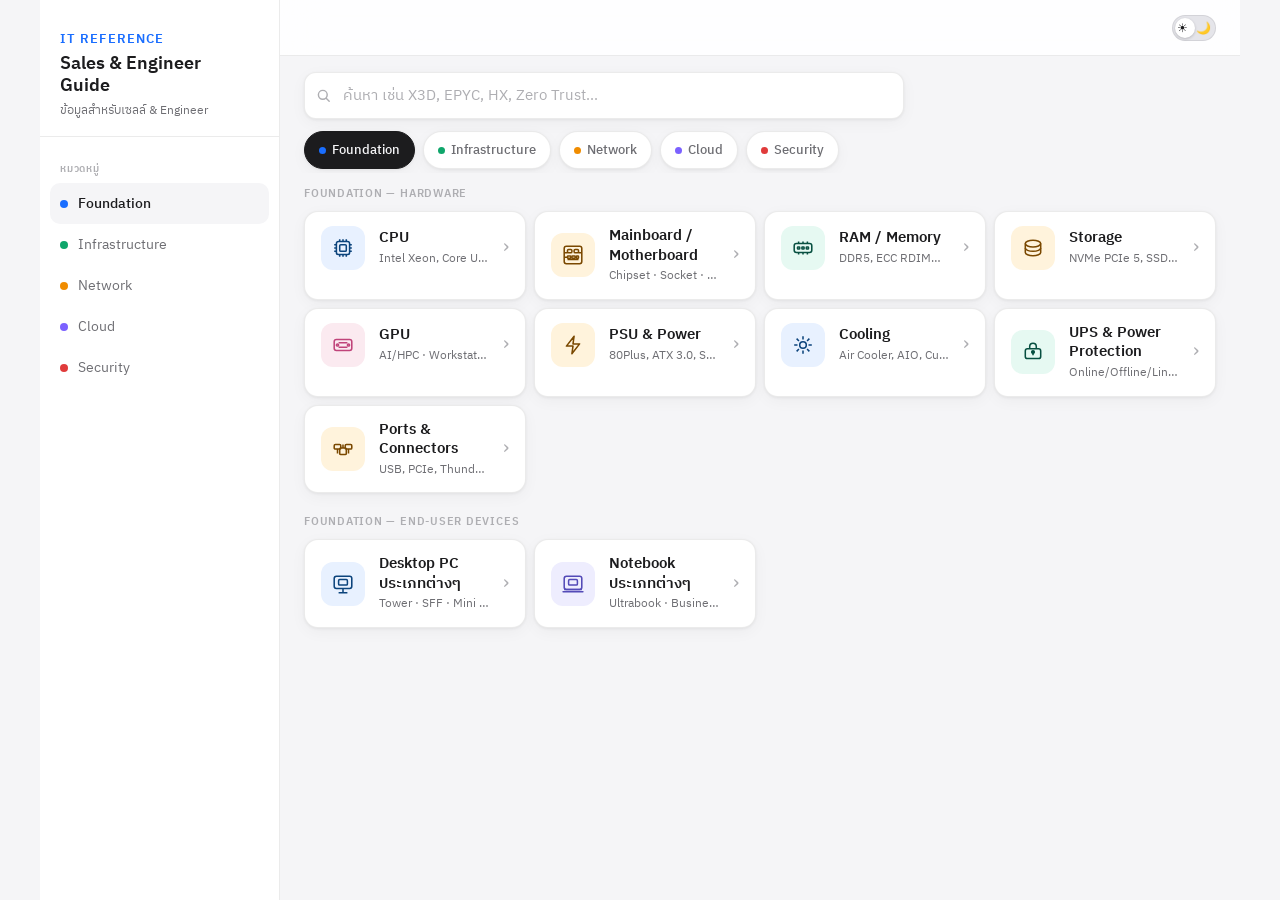
<file: index.html>
<!DOCTYPE html>
<html lang="th" data-theme="light">
<head>
<meta charset="UTF-8">
<meta name="viewport" content="width=device-width, initial-scale=1.0, viewport-fit=cover">
<meta name="apple-mobile-web-app-capable" content="yes">
<meta name="apple-mobile-web-app-status-bar-style" content="default">
<title>IT Reference — Sales & Engineer Guide</title>
<link rel="preconnect" href="https://fonts.googleapis.com">
<link href="https://fonts.googleapis.com/css2?family=IBM+Plex+Sans+Thai:wght@300;400;500;600&family=IBM+Plex+Mono:wght@400;500&display=swap" rel="stylesheet">
<style>
/* ─── CSS RESET & TOKENS ─────────────────────────────────── */
*,*::before,*::after{box-sizing:border-box;margin:0;padding:0;-webkit-tap-highlight-color:transparent}
html{scroll-behavior:smooth;height:100%}
body{height:100%;overscroll-behavior:none}

:root {
  --font: 'IBM Plex Sans Thai', system-ui, sans-serif;
  --mono: 'IBM Plex Mono', monospace;
  --r: 14px;
  --r-sm: 10px;
  --accent-intel: #1A6EFF;
  --accent-amd: #E03B3B;
  --accent-purple: #7B61FF;
  --accent-green: #0FA66B;
  --accent-amber: #F08C00;

  /* Light theme */
  --bg: #F5F5F7;
  --bg-card: #FFFFFF;
  --bg-card2: #F5F5F7;
  --bg-sidebar: #FFFFFF;
  --text: #1C1C1E;
  --text2: #6E6E73;
  --text3: #AEAEB2;
  --border: rgba(0,0,0,.08);
  --border2: rgba(0,0,0,.05);
  --shadow: 0 1px 3px rgba(0,0,0,.06), 0 4px 16px rgba(0,0,0,.04);
  --shadow-md: 0 4px 24px rgba(0,0,0,.10);
  --chip-bg: rgba(0,0,0,.05);
  --nav-bg: rgba(255,255,255,.88);
  --overlay: rgba(0,0,0,.4);
  --sheet-bg: #FFFFFF;
  --intel-bg: #E8F1FF; --intel-text: #0C447C;
  --amd-bg: #FFECEC; --amd-text: #791F1F;
  --green-bg: #E6F9F2; --green-text: #085041;
  --amber-bg: #FFF3DC; --amber-text: #7A4800;
  --purple-bg: #EEEDFE; --purple-text: #534AB7;
  --note-border: #85B7EB;
  --sales-bg: #E8F1FF; --sales-text: #0C447C;
  --ex-bg: rgba(0,0,0,.03);
  --seg-active: #1C1C1E;
  --seg-active-text: #FFFFFF;
  --badge-neutral: #E5E5EA; --badge-neutral-text: #3C3C43;
  --scrollbar: rgba(0,0,0,.12);
  --toggle-track: #E5E5EA;
  --toggle-thumb: #FFFFFF;
}

[data-theme="dark"] {
  --bg: #0F0F11;
  --bg-card: #1C1C1E;
  --bg-card2: #2C2C2E;
  --bg-sidebar: #1C1C1E;
  --text: #F5F5F7;
  --text2: #AEAEB2;
  --text3: #636366;
  --border: rgba(255,255,255,.08);
  --border2: rgba(255,255,255,.05);
  --shadow: 0 1px 3px rgba(0,0,0,.3), 0 4px 16px rgba(0,0,0,.2);
  --shadow-md: 0 4px 24px rgba(0,0,0,.4);
  --chip-bg: rgba(255,255,255,.08);
  --nav-bg: rgba(28,28,30,.92);
  --overlay: rgba(0,0,0,.65);
  --sheet-bg: #1C1C1E;
  --intel-bg: #0D2244; --intel-text: #7AB5FF;
  --amd-bg: #2D0808; --amd-text: #FF8A8A;
  --green-bg: #0A2017; --green-text: #4DD4A0;
  --amber-bg: #201500; --amber-text: #FFB74D;
  --purple-bg: #160F33; --purple-text: #B0A8FF;
  --note-border: #3B6EA5;
  --sales-bg: #0D2244; --sales-text: #7AB5FF;
  --ex-bg: rgba(255,255,255,.04);
  --seg-active: #F5F5F7;
  --seg-active-text: #0F0F11;
  --badge-neutral: #3A3A3C; --badge-neutral-text: #EBEBF0;
  --scrollbar: rgba(255,255,255,.12);
  --toggle-track: #48484A;
  --toggle-thumb: #F5F5F7;
}

/* ─── BASE LAYOUT ────────────────────────────────────────── */
body {
  font-family: var(--font);
  background: var(--bg);
  color: var(--text);
  transition: background .25s, color .25s;
}

.app-wrapper {
  display: flex;
  min-height: 100vh;
  max-width: 1200px;
  margin: 0 auto;
}

/* ─── SIDEBAR (desktop) ──────────────────────────────────── */
.sidebar {
  width: 240px;
  flex-shrink: 0;
  display: none;
  flex-direction: column;
  background: var(--bg-sidebar);
  border-right: 1px solid var(--border);
  position: sticky;
  top: 0;
  height: 100vh;
  overflow-y: auto;
  z-index: 10;
}
.sidebar-header {
  padding: 28px 20px 16px;
  border-bottom: 1px solid var(--border);
}
.sidebar-logo {
  font-size: 13px;
  font-weight: 600;
  letter-spacing: .08em;
  text-transform: uppercase;
  color: var(--accent-intel);
  margin-bottom: 4px;
}
.sidebar-title {
  font-size: 18px;
  font-weight: 600;
  line-height: 1.2;
  color: var(--text);
}
.sidebar-sub {
  font-size: 12px;
  color: var(--text2);
  margin-top: 4px;
}
.sidebar-nav {
  padding: 12px 10px;
  flex: 1;
}
.sidebar-section {
  font-size: 10px;
  font-weight: 600;
  letter-spacing: .08em;
  text-transform: uppercase;
  color: var(--text3);
  padding: 12px 10px 6px;
}
.sidebar-item {
  display: flex;
  align-items: center;
  gap: 10px;
  padding: 9px 10px;
  border-radius: 10px;
  cursor: pointer;
  font-size: 14px;
  color: var(--text2);
  transition: all .15s;
  font-weight: 400;
}
.sidebar-item:hover { background: var(--bg-card2); color: var(--text); }
.sidebar-item.active { background: var(--bg-card2); color: var(--text); font-weight: 500; }
.sidebar-dot {
  width: 8px; height: 8px; border-radius: 50%; flex-shrink: 0;
}

/* ─── MAIN CONTENT ───────────────────────────────────────── */
.main-content {
  flex: 1;
  min-width: 0;
  display: flex;
  flex-direction: column;
}

/* ─── TOP BAR ────────────────────────────────────────────── */
.topbar {
  position: sticky;
  top: 0;
  z-index: 20;
  background: var(--nav-bg);
  backdrop-filter: blur(20px) saturate(180%);
  -webkit-backdrop-filter: blur(20px) saturate(180%);
  border-bottom: 1px solid var(--border);
  padding: 0 16px;
  display: flex;
  align-items: center;
  gap: 12px;
  height: 56px;
}
.topbar-brand {
  display: flex;
  flex-direction: column;
  flex: 1;
  min-width: 0;
}
.topbar-title {
  font-size: 16px;
  font-weight: 600;
  line-height: 1;
  display: flex;
  align-items: center;
  gap: 6px;
}
.topbar-sub {
  font-size: 11px;
  color: var(--text2);
  margin-top: 2px;
}
.back-btn {
  display: none;
  align-items: center;
  gap: 4px;
  padding: 6px 10px 6px 6px;
  border-radius: 8px;
  border: 1px solid var(--border);
  background: var(--bg-card2);
  color: var(--text2);
  font-size: 13px;
  font-weight: 500;
  cursor: pointer;
  transition: all .15s;
  white-space: nowrap;
}
.back-btn:hover { color: var(--text); background: var(--bg-card); }
.back-btn svg { flex-shrink: 0; }

/* Theme toggle */
.theme-toggle {
  width: 44px;
  height: 26px;
  border-radius: 13px;
  background: var(--toggle-track);
  position: relative;
  cursor: pointer;
  transition: background .25s;
  flex-shrink: 0;
  border: 1px solid var(--border);
}
.theme-toggle::after {
  content: '';
  position: absolute;
  width: 20px;
  height: 20px;
  border-radius: 50%;
  background: var(--toggle-thumb);
  top: 2px;
  left: 2px;
  transition: transform .25s cubic-bezier(.4,0,.2,1);
  box-shadow: 0 1px 3px rgba(0,0,0,.2);
}
[data-theme="dark"] .theme-toggle::after { transform: translateX(18px); }
[data-theme="dark"] .theme-toggle { background: var(--accent-intel); }

.theme-icon {
  position: absolute;
  top: 50%; transform: translateY(-50%);
  font-size: 12px;
  pointer-events: none;
  z-index: 1;
}
.icon-sun { left: 4px; }
.icon-moon { right: 4px; }

/* ─── SEARCH BAR ─────────────────────────────────────────── */
.search-wrap {
  padding: 12px 16px 4px;
}
.search-bar {
  position: relative;
  max-width: 600px;
}
.search-icon {
  position: absolute; left: 12px; top: 50%; transform: translateY(-50%);
  color: var(--text3); pointer-events: none;
}
.search-input {
  width: 100%;
  padding: 10px 14px 10px 38px;
  font-size: 15px;
  font-family: var(--font);
  border: 1px solid var(--border);
  border-radius: 12px;
  background: var(--bg-card);
  color: var(--text);
  outline: none;
  transition: border-color .15s, box-shadow .15s;
  box-shadow: var(--shadow);
}
.search-input::placeholder { color: var(--text3); }
.search-input:focus {
  border-color: var(--accent-intel);
  box-shadow: 0 0 0 3px rgba(26,110,255,.12);
}
.search-clear {
  position: absolute; right: 10px; top: 50%; transform: translateY(-50%);
  width: 20px; height: 20px; border-radius: 50%;
  background: var(--text3); color: var(--bg-card);
  display: none; align-items: center; justify-content: center;
  cursor: pointer; font-size: 12px; font-weight: 700;
  border: none;
}
.search-clear.show { display: flex; }

/* ─── CATEGORY CHIPS ─────────────────────────────────────── */
.cat-strip {
  display: flex;
  gap: 8px;
  padding: 8px 16px 4px;
  overflow-x: auto;
  scrollbar-width: none;
}
.cat-strip::-webkit-scrollbar { display: none; }
.cat-chip {
  flex-shrink: 0;
  display: flex;
  align-items: center;
  gap: 6px;
  padding: 7px 14px;
  border-radius: 20px;
  border: 1px solid var(--border);
  font-size: 13px;
  font-weight: 500;
  cursor: pointer;
  background: var(--bg-card);
  color: var(--text2);
  transition: all .15s;
  white-space: nowrap;
  box-shadow: var(--shadow);
}
.cat-chip:hover { color: var(--text); border-color: var(--text3); }
.cat-chip.active { background: var(--text); color: var(--bg); border-color: var(--text); }
.cat-dot { width: 7px; height: 7px; border-radius: 50%; flex-shrink: 0; }

/* ─── PAGES ──────────────────────────────────────────────── */
.page { display: none; }
.page.active { display: block; }

/* ─── SECTION LABEL ──────────────────────────────────────── */
.section-label {
  font-size: 11px;
  font-weight: 600;
  letter-spacing: .07em;
  text-transform: uppercase;
  color: var(--text3);
  padding: 12px 16px 8px;
}

/* ─── CARD GRID ──────────────────────────────────────────── */
.card-grid {
  display: grid;
  grid-template-columns: 1fr;
  gap: 8px;
  padding: 0 16px 8px;
}
.card {
  background: var(--bg-card);
  border: 1px solid var(--border);
  border-radius: var(--r);
  overflow: hidden;
  cursor: pointer;
  transition: all .15s;
  box-shadow: var(--shadow);
}
.card:hover { border-color: var(--text3); transform: translateY(-1px); box-shadow: var(--shadow-md); }
.card:active { transform: scale(.98); opacity: .9; }
.card-row {
  display: flex;
  align-items: center;
  gap: 14px;
  padding: 14px 16px;
}
.card-icon {
  width: 44px; height: 44px;
  border-radius: 12px;
  display: flex; align-items: center; justify-content: center;
  flex-shrink: 0;
}
.card-icon svg { width: 22px; height: 22px; }
.card-info { flex: 1; min-width: 0; }
.card-title { font-size: 15px; font-weight: 600; line-height: 1.3; }
.card-desc { font-size: 12px; color: var(--text2); margin-top: 3px; line-height: 1.4; white-space: nowrap; overflow: hidden; text-overflow: ellipsis; }
.card-badge {
  font-size: 11px;
  padding: 2px 8px;
  border-radius: 6px;
  background: var(--chip-bg);
  color: var(--text2);
  font-weight: 500;
  white-space: nowrap;
  flex-shrink: 0;
}
.card-chevron { color: var(--text3); font-size: 20px; flex-shrink: 0; line-height: 1; }

/* ─── CPU VIEW ───────────────────────────────────────────── */
.brand-row {
  display: flex;
  gap: 8px;
  padding: 4px 16px 12px;
}
.brand-btn {
  flex: 1;
  padding: 10px;
  border-radius: 12px;
  border: 1px solid var(--border);
  font-size: 14px;
  font-weight: 600;
  cursor: pointer;
  text-align: center;
  background: var(--bg-card2);
  color: var(--text2);
  transition: all .2s;
  letter-spacing: .02em;
}
.brand-btn.intel { background: var(--intel-bg); color: var(--intel-text); border-color: rgba(26,110,255,.25); }
.brand-btn.amd { background: var(--amd-bg); color: var(--amd-text); border-color: rgba(224,59,59,.25); }

.seg-row {
  display: flex;
  gap: 6px;
  padding: 0 16px 12px;
  overflow-x: auto;
  scrollbar-width: none;
}
.seg-row::-webkit-scrollbar { display: none; }
.seg-btn {
  flex-shrink: 0;
  padding: 7px 16px;
  border-radius: 20px;
  border: 1px solid var(--border);
  font-size: 13px;
  font-weight: 500;
  cursor: pointer;
  background: var(--bg-card);
  color: var(--text2);
  transition: all .15s;
  font-family: var(--font);
}
.seg-btn.active { background: var(--seg-active); color: var(--seg-active-text); border-color: transparent; }

/* ─── ANATOMY BOX ────────────────────────────────────────── */
.ex-box {
  margin: 0 16px 12px;
  background: var(--ex-bg);
  border: 1px solid var(--border);
  border-radius: var(--r);
  padding: 14px;
}
.ex-label {
  font-size: 11px;
  color: var(--text2);
  margin-bottom: 10px;
  font-weight: 500;
}
.seg-anatomy {
  display: flex;
  gap: 8px;
  flex-wrap: wrap;
  align-items: flex-end;
}
.anat-item {
  display: flex;
  flex-direction: column;
  align-items: center;
  gap: 4px;
}
.anat-val {
  font-size: 17px;
  font-weight: 600;
  font-family: var(--mono);
  line-height: 1;
}
.anat-lbl {
  font-size: 9px;
  font-weight: 600;
  padding: 2px 7px;
  border-radius: 4px;
  letter-spacing: .04em;
  text-transform: uppercase;
}
.c-intel { color: var(--intel-text); }
.c-amd { color: var(--amd-text); }
.l-gen { background: #B5D4F4; color: #0C447C; }
.l-sku { background: #9FE1CB; color: #085041; }
.l-sfx { background: #FAC775; color: #633806; }
.l-tier { background: #F4C0D1; color: #72243E; }
.l-amd-s { background: #F7C1C1; color: #791F1F; }
.l-amd-g { background: #B5D4F4; color: #0C447C; }
.l-amd-sg { background: #FAC775; color: #633806; }
.l-amd-sk { background: #9FE1CB; color: #085041; }
.l-amd-sf { background: #F4C0D1; color: #72243E; }
[data-theme="dark"] .l-gen { background: #1C3D6B; color: #7AB5FF; }
[data-theme="dark"] .l-sku { background: #0E3D2E; color: #4DD4A0; }
[data-theme="dark"] .l-sfx { background: #3A2200; color: #FFB74D; }
[data-theme="dark"] .l-tier { background: #3D1830; color: #FF9ABD; }
[data-theme="dark"] .l-amd-s { background: #3D0E0E; color: #FF8A8A; }
[data-theme="dark"] .l-amd-g { background: #1C3D6B; color: #7AB5FF; }
[data-theme="dark"] .l-amd-sg { background: #3A2200; color: #FFB74D; }
[data-theme="dark"] .l-amd-sk { background: #0E3D2E; color: #4DD4A0; }
[data-theme="dark"] .l-amd-sf { background: #3D1830; color: #FF9ABD; }

/* ─── TABLE ──────────────────────────────────────────────── */
.table-wrap {
  margin: 0 16px 8px;
  overflow-x: auto;
  -webkit-overflow-scrolling: touch;
  border: 1px solid var(--border);
  border-radius: var(--r);
  box-shadow: var(--shadow);
}
table { width: 100%; border-collapse: collapse; font-size: 13px; }
th {
  padding: 9px 12px;
  text-align: left;
  font-size: 11px;
  font-weight: 600;
  color: var(--text2);
  border-bottom: 1px solid var(--border);
  background: var(--bg-card2);
  letter-spacing: .04em;
  text-transform: uppercase;
}
td {
  padding: 10px 12px;
  border-bottom: 1px solid var(--border2);
  vertical-align: middle;
  line-height: 1.4;
  background: var(--bg-card);
}
tr:last-child td { border-bottom: none; }
tr:hover td { background: var(--bg-card2); }

.bx {
  display: inline-block;
  padding: 2px 8px;
  border-radius: 5px;
  font-size: 11px;
  font-weight: 600;
  white-space: nowrap;
  font-family: var(--mono);
}
.info-btn {
  display: inline-flex;
  align-items: center;
  justify-content: center;
  width: 20px; height: 20px;
  border-radius: 50%;
  border: 1px solid var(--border);
  background: var(--bg-card2);
  color: var(--text2);
  font-size: 10px;
  font-weight: 600;
  cursor: pointer;
  transition: all .15s;
}
.info-btn:hover { background: var(--accent-intel); color: white; border-color: transparent; }

/* ─── NOTE BOX ───────────────────────────────────────────── */
.note-box {
  margin: 4px 16px 12px;
  font-size: 12px;
  padding: 10px 12px;
  border-left: 3px solid var(--note-border);
  background: var(--intel-bg);
  color: var(--intel-text);
  line-height: 1.6;
  border-radius: 0 8px 8px 0;
}
.note-amd {
  border-left-color: var(--accent-amd);
  background: var(--amd-bg);
  color: var(--amd-text);
}

/* ─── BOTTOM NAV (mobile) ────────────────────────────────── */
.bottom-nav {
  display: flex;
  justify-content: space-around;
  padding: 8px 0 max(12px, env(safe-area-inset-bottom));
  border-top: 1px solid var(--border);
  background: var(--nav-bg);
  backdrop-filter: blur(20px) saturate(180%);
  -webkit-backdrop-filter: blur(20px) saturate(180%);
  position: sticky;
  bottom: 0;
  z-index: 20;
}
.nav-item {
  display: flex;
  flex-direction: column;
  align-items: center;
  gap: 3px;
  cursor: pointer;
  padding: 4px 14px;
  border-radius: 10px;
  transition: all .15s;
  min-width: 56px;
}
.nav-item.active .nav-icon { color: var(--accent-intel); }
.nav-item.active .nav-label { color: var(--accent-intel); font-weight: 600; }
.nav-icon { width: 22px; height: 22px; color: var(--text3); transition: color .15s; }
.nav-label { font-size: 10px; color: var(--text3); transition: color .15s; font-weight: 500; }

/* ─── MODAL SHEET ────────────────────────────────────────── */
.sheet-overlay {
  display: none;
  position: fixed;
  inset: 0;
  background: var(--overlay);
  z-index: 100;
  align-items: flex-end;
  justify-content: center;
  backdrop-filter: blur(4px);
  -webkit-backdrop-filter: blur(4px);
}
.sheet-overlay.open { display: flex; }
.sheet {
  background: var(--sheet-bg);
  border-radius: 20px 20px 0 0;
  padding: 0 0 max(24px, env(safe-area-inset-bottom));
  width: 100%;
  max-width: 640px;
  max-height: 85vh;
  overflow-y: auto;
  -webkit-overflow-scrolling: touch;
  animation: slideUp .3s cubic-bezier(.4,0,.2,1);
  box-shadow: 0 -4px 40px rgba(0,0,0,.15);
}
@keyframes slideUp {
  from { transform: translateY(100%); opacity: 0; }
  to { transform: translateY(0); opacity: 1; }
}
.sheet-handle {
  width: 36px; height: 4px;
  background: var(--text3);
  border-radius: 2px;
  margin: 12px auto 0;
  opacity: .4;
}
.sheet-head {
  padding: 16px 20px 14px;
  border-bottom: 1px solid var(--border);
}
.sheet-title { font-size: 18px; font-weight: 600; }
.sheet-sub { font-size: 13px; color: var(--text2); margin-top: 4px; line-height: 1.4; }
.sheet-body { padding: 16px; }

/* ─── SPEC CARDS IN SHEET ────────────────────────────────── */
.spec-grid {
  display: grid;
  grid-template-columns: 1fr 1fr;
  gap: 8px;
  margin-bottom: 10px;
}
.spec-card {
  background: var(--bg-card2);
  border: 1px solid var(--border);
  border-radius: 10px;
  padding: 10px 12px;
}
.spec-lbl {
  font-size: 10px;
  font-weight: 600;
  color: var(--text2);
  text-transform: uppercase;
  letter-spacing: .05em;
  margin-bottom: 4px;
}
.spec-val { font-size: 13px; font-weight: 600; }
.use-box {
  background: var(--bg-card2);
  border: 1px solid var(--border);
  border-radius: 10px;
  padding: 12px;
  margin-bottom: 10px;
}
.use-lbl {
  font-size: 10px;
  font-weight: 600;
  color: var(--text2);
  text-transform: uppercase;
  letter-spacing: .05em;
  margin-bottom: 6px;
}
.use-val { font-size: 13px; color: var(--text2); line-height: 1.6; }
.sales-strip {
  background: var(--sales-bg);
  border-radius: 10px;
  padding: 12px;
  margin-bottom: 10px;
}
.sales-lbl {
  font-size: 10px;
  font-weight: 600;
  color: var(--sales-text);
  text-transform: uppercase;
  letter-spacing: .05em;
  margin-bottom: 6px;
  opacity: .7;
}
.sales-val { font-size: 13px; color: var(--sales-text); line-height: 1.6; }
.chip-wrap { display: flex; flex-wrap: wrap; gap: 6px; margin-top: 10px; }
.chip {
  font-size: 11px;
  padding: 4px 10px;
  border-radius: 6px;
  background: var(--chip-bg);
  border: 1px solid var(--border);
  color: var(--text2);
  font-weight: 500;
}

/* ─── SEARCH RESULTS ─────────────────────────────────────── */
.no-results {
  text-align: center;
  padding: 48px 20px;
  color: var(--text2);
  font-size: 14px;
}
.no-results-icon { font-size: 40px; margin-bottom: 12px; }

/* ─── SECTION GAP ────────────────────────────────────────── */
.gap { height: 16px; }
.page-pad { padding-bottom: 24px; }

/* ─── SCROLLBAR ──────────────────────────────────────────── */
::-webkit-scrollbar { width: 5px; height: 5px; }
::-webkit-scrollbar-track { background: transparent; }
::-webkit-scrollbar-thumb { background: var(--scrollbar); border-radius: 99px; }

/* ─── DESKTOP BREAKPOINTS ────────────────────────────────── */
@media (min-width: 640px) {
  .card-grid { grid-template-columns: 1fr 1fr; }
  .topbar { padding: 0 24px; }
  .search-wrap { padding: 16px 24px 4px; }
  .cat-strip { padding: 8px 24px 4px; }
  .section-label { padding: 12px 24px 8px; }
  .card-grid { padding: 0 24px 8px; }
  .brand-row { padding: 4px 24px 12px; }
  .seg-row { padding: 0 24px 12px; }
  .ex-box { margin: 0 24px 12px; }
  .table-wrap { margin: 0 24px 8px; }
  .note-box { margin: 4px 24px 12px; }
}

@media (min-width: 900px) {
  .sidebar { display: flex; }
  .bottom-nav { display: none; }
  .app-wrapper { min-height: 100vh; }
  .main-content { overflow-y: auto; }
  .back-btn { display: flex; }
  .card-grid { grid-template-columns: 1fr 1fr 1fr; }
  .spec-grid { grid-template-columns: 1fr 1fr 1fr; }
  .sheet { max-height: 70vh; }
  .sheet-overlay { align-items: center; }
  .sheet { border-radius: 20px; }
  .topbar-brand { display: none; }
}

@media (min-width: 1100px) {
  .card-grid { grid-template-columns: repeat(4, 1fr); }
}

/* ─── FADE IN ANIMATION ──────────────────────────────────── */
.page.active {
  animation: fadeIn .2s ease;
}
@keyframes fadeIn {
  from { opacity: 0; transform: translateY(6px); }
  to { opacity: 1; transform: translateY(0); }
}
</style>
</head>
<body>

<div class="app-wrapper">
  <!-- SIDEBAR (desktop only) -->
  <aside class="sidebar" id="sidebar">
    <div class="sidebar-header">
      <div class="sidebar-logo">IT Reference</div>
      <div class="sidebar-title">Sales & Engineer<br>Guide</div>
      <div class="sidebar-sub">ข้อมูลสำหรับเซลล์ & Engineer</div>
    </div>
    <nav class="sidebar-nav">
      <div class="sidebar-section">หมวดหมู่</div>
      <div class="sidebar-item active" onclick="setPageDesktop('found',this)">
        <span class="sidebar-dot" style="background:#1A6EFF"></span>Foundation
      </div>
      <div class="sidebar-item" onclick="setPageDesktop('infra',this)">
        <span class="sidebar-dot" style="background:#0FA66B"></span>Infrastructure
      </div>
      <div class="sidebar-item" onclick="setPageDesktop('net',this)">
        <span class="sidebar-dot" style="background:#F08C00"></span>Network
      </div>
      <div class="sidebar-item" onclick="setPageDesktop('cloud',this)">
        <span class="sidebar-dot" style="background:#7B61FF"></span>Cloud
      </div>
      <div class="sidebar-item" onclick="setPageDesktop('sec',this)">
        <span class="sidebar-dot" style="background:#E03B3B"></span>Security
      </div>
    </nav>
  </aside>

  <!-- MAIN CONTENT -->
  <div class="main-content" id="main-content">
    <!-- TOP BAR -->
    <header class="topbar" id="topbar">
      <button class="back-btn" id="back-btn" onclick="showMain()" style="display:none">
        <svg width="16" height="16" viewBox="0 0 20 20" fill="none" stroke="currentColor" stroke-width="2"><path d="M12 4l-6 6 6 6" stroke-linecap="round" stroke-linejoin="round"/></svg>
        กลับ
      </button>
      <div class="topbar-brand" id="topbar-brand">
        <div class="topbar-title">IT Reference</div>
        <div class="topbar-sub">Sales & Engineer Guide</div>
      </div>
      <div style="flex:1"></div>
      <div class="theme-toggle" id="theme-toggle" onclick="toggleTheme()" title="Toggle dark/light mode">
        <span class="theme-icon icon-sun">☀️</span>
        <span class="theme-icon icon-moon">🌙</span>
      </div>
    </header>

    <!-- SEARCH -->
    <div id="main-view">
      <div class="search-wrap">
        <div class="search-bar">
          <svg class="search-icon" width="16" height="16" viewBox="0 0 20 20" fill="none" stroke="currentColor" stroke-width="1.8"><circle cx="8.5" cy="8.5" r="5.5"/><path d="M13 13l3.5 3.5" stroke-linecap="round"/></svg>
          <input class="search-input" id="srch" type="text" placeholder="ค้นหา เช่น X3D, EPYC, HX, Zero Trust..." oninput="doSearch(this.value)" autocomplete="off" autocorrect="off" spellcheck="false">
          <button class="search-clear" id="search-clear" onclick="clearSearch()">✕</button>
        </div>
      </div>

      <!-- Search Results -->
      <div id="search-results-wrap" style="display:none">
        <div class="section-label">ผลการค้นหา</div>
        <div class="card-grid" id="search-results"></div>
      </div>

      <!-- Browse -->
      <div id="browse-wrap">
        <!-- Category Chips -->
        <div class="cat-strip" id="cat-chips">
          <div class="cat-chip active" onclick="setPage('found',this)">
            <span class="cat-dot" style="background:#1A6EFF"></span>Foundation
          </div>
          <div class="cat-chip" onclick="setPage('infra',this)">
            <span class="cat-dot" style="background:#0FA66B"></span>Infrastructure
          </div>
          <div class="cat-chip" onclick="setPage('net',this)">
            <span class="cat-dot" style="background:#F08C00"></span>Network
          </div>
          <div class="cat-chip" onclick="setPage('cloud',this)">
            <span class="cat-dot" style="background:#7B61FF"></span>Cloud
          </div>
          <div class="cat-chip" onclick="setPage('sec',this)">
            <span class="cat-dot" style="background:#E03B3B"></span>Security
          </div>
        </div>

        <!-- FOUNDATION PAGE -->
        <div id="page-found" class="page active page-pad">
          <div class="section-label">Foundation — Hardware</div>
          <div class="card-grid">
            <div class="card" onclick="openCat('cpu')">
              <div class="card-row">
                <div class="card-icon" style="background:var(--intel-bg)">
                  <svg viewBox="0 0 20 20" fill="none" stroke="var(--intel-text)" stroke-width="1.4"><rect x="4" y="4" width="12" height="12" rx="2"/><rect x="7" y="7" width="6" height="6" rx="1"/><path d="M7 2v2M10 2v2M13 2v2M7 16v2M10 16v2M13 16v2M2 7h2M2 10h2M2 13h2M16 7h2M16 10h2M16 13h2"/></svg>
                </div>
                <div class="card-info">
                  <div class="card-title">CPU</div>
                  <div class="card-desc">Intel Xeon, Core Ultra · AMD EPYC, Ryzen</div>
                </div>
                <div class="card-chevron">›</div>
              </div>
            </div>
            <div class="card" onclick="openSheet('mb-main')">
              <div class="card-row">
                <div class="card-icon" style="background:var(--amber-bg)">
                  <svg viewBox="0 0 20 20" fill="none" stroke="var(--amber-text)" stroke-width="1.4"><rect x="2" y="2" width="16" height="16" rx="2"/><rect x="5" y="5" width="4" height="3" rx="1"/><rect x="11" y="5" width="4" height="3" rx="1"/><rect x="5" y="11" width="3" height="2" rx=".5"/><rect x="9" y="11" width="3" height="2" rx=".5"/><rect x="13" y="11" width="2" height="2" rx=".5"/><path d="M5 14h10M2 8h3M2 12h3M15 8h3"/></svg>
                </div>
                <div class="card-info">
                  <div class="card-title">Mainboard / Motherboard</div>
                  <div class="card-desc">Chipset · Socket · Form factor · Desktop · Server · Brand</div>
                </div>
                <div class="card-chevron">›</div>
              </div>
            </div>
            <div class="card" onclick="openSheet('ram-main')">
              <div class="card-row">
                <div class="card-icon" style="background:var(--green-bg)">
                  <svg viewBox="0 0 20 20" fill="none" stroke="var(--green-text)" stroke-width="1.4"><rect x="2" y="6" width="16" height="8" rx="2"/><path d="M6 6V4M10 6V4M14 6V4M6 14v2M10 14v2M14 14v2"/><rect x="5" y="9" width="2" height="2" rx=".5"/><rect x="9" y="9" width="2" height="2" rx=".5"/><rect x="13" y="9" width="2" height="2" rx=".5"/></svg>
                </div>
                <div class="card-info">
                  <div class="card-title">RAM / Memory</div>
                  <div class="card-desc">DDR5, ECC RDIMM, SO-DIMM, HBM3e</div>
                </div>
                <div class="card-chevron">›</div>
              </div>
            </div>
            <div class="card" onclick="openSheet('storage-main')">
              <div class="card-row">
                <div class="card-icon" style="background:var(--amber-bg)">
                  <svg viewBox="0 0 20 20" fill="none" stroke="var(--amber-text)" stroke-width="1.4"><ellipse cx="10" cy="6" rx="7" ry="3"/><path d="M3 6v4c0 1.66 3.13 3 7 3s7-1.34 7-3V6"/><path d="M3 10v4c0 1.66 3.13 3 7 3s7-1.34 7-3v-4"/></svg>
                </div>
                <div class="card-info">
                  <div class="card-title">Storage</div>
                  <div class="card-desc">NVMe PCIe 5, SSD, HDD, SAN, NAS, Tape</div>
                </div>
                <div class="card-chevron">›</div>
              </div>
            </div>
            <div class="card" onclick="openSheet('gpu-main')">
              <div class="card-row">
                <div class="card-icon" style="background:#FBEAF0">
                  <svg viewBox="0 0 20 20" fill="none" stroke="#C0447A" stroke-width="1.4"><rect x="2" y="5" width="16" height="10" rx="2"/><path d="M6 8h8M6 12h8"/><circle cx="5" cy="10" r="1"/><circle cx="15" cy="10" r="1"/></svg>
                </div>
                <div class="card-info">
                  <div class="card-title">GPU</div>
                  <div class="card-desc">AI/HPC · Workstation · Gaming · iGPU</div>
                </div>
                <div class="card-chevron">›</div>
              </div>
            </div>
            <div class="card" onclick="openSheet('psu-main')">
              <div class="card-row">
                <div class="card-icon" style="background:var(--amber-bg)">
                  <svg viewBox="0 0 20 20" fill="none" stroke="var(--amber-text)" stroke-width="1.4"><path d="M11 2L4 11h6l-1 7 7-9h-6z" stroke-linecap="round" stroke-linejoin="round"/></svg>
                </div>
                <div class="card-info">
                  <div class="card-title">PSU & Power</div>
                  <div class="card-desc">80Plus, ATX 3.0, Server Power</div>
                </div>
                <div class="card-chevron">›</div>
              </div>
            </div>
            <div class="card" onclick="openSheet('cooling-main')">
              <div class="card-row">
                <div class="card-icon" style="background:var(--intel-bg)">
                  <svg viewBox="0 0 20 20" fill="none" stroke="var(--intel-text)" stroke-width="1.4"><circle cx="10" cy="10" r="3"/><path d="M10 2v3M10 15v3M2 10h3M15 10h3M4.2 4.2l2.1 2.1M13.7 13.7l2.1 2.1M4.2 15.8l2.1-2.1M13.7 6.3l2.1-2.1"/></svg>
                </div>
                <div class="card-info">
                  <div class="card-title">Cooling</div>
                  <div class="card-desc">Air Cooler, AIO, Custom Loop, Server</div>
                </div>
                <div class="card-chevron">›</div>
              </div>
            </div>
            <div class="card" onclick="openSheet('ups-main')">
              <div class="card-row">
                <div class="card-icon" style="background:var(--green-bg)">
                  <svg viewBox="0 0 20 20" fill="none" stroke="var(--green-text)" stroke-width="1.4"><rect x="3" y="7" width="14" height="9" rx="2"/><path d="M7 7V5a3 3 0 016 0v2"/><path d="M10 11v2"/><circle cx="10" cy="10" r="1.2" fill="var(--green-text)"/></svg>
                </div>
                <div class="card-info">
                  <div class="card-title">UPS & Power Protection</div>
                  <div class="card-desc">Online/Offline/Line-interactive · VA sizing · Runtime</div>
                </div>
                <div class="card-chevron">›</div>
              </div>
            </div>
            <div class="card" onclick="openSheet('ports-main')">
              <div class="card-row">
                <div class="card-icon" style="background:var(--amber-bg)">
                  <svg viewBox="0 0 20 20" fill="none" stroke="var(--amber-text)" stroke-width="1.4"><rect x="2" y="6" width="6" height="4" rx="1"/><rect x="12" y="6" width="6" height="4" rx="1"/><rect x="7" y="9" width="6" height="6" rx="1"/><path d="M5 10v4M15 10v4M10 9V6"/></svg>
                </div>
                <div class="card-info">
                  <div class="card-title">Ports & Connectors</div>
                  <div class="card-desc">USB, PCIe, Thunderbolt, Video, Network, Server</div>
                </div>
                <div class="card-chevron">›</div>
              </div>
            </div>
          </div>

          <div class="section-label">Foundation — End-user Devices</div>
          <div class="card-grid">
            <div class="card" onclick="openSheet('pc-types')">
              <div class="card-row">
                <div class="card-icon" style="background:var(--intel-bg)">
                  <svg viewBox="0 0 20 20" fill="none" stroke="var(--intel-text)" stroke-width="1.4"><rect x="2" y="3" width="16" height="11" rx="2"/><path d="M6 18h8M10 14v4"/><rect x="6" y="6" width="8" height="5" rx="1"/></svg>
                </div>
                <div class="card-info">
                  <div class="card-title">Desktop PC ประเภทต่างๆ</div>
                  <div class="card-desc">Tower · SFF · Mini PC · Micro PC · AIO · Workstation</div>
                </div>
                <div class="card-chevron">›</div>
              </div>
            </div>
            <div class="card" onclick="openSheet('notebook-types')">
              <div class="card-row">
                <div class="card-icon" style="background:var(--purple-bg)">
                  <svg viewBox="0 0 20 20" fill="none" stroke="var(--purple-text)" stroke-width="1.4"><rect x="2" y="3" width="16" height="12" rx="2"/><path d="M2 15h16"/><path d="M1 17h18" stroke-linecap="round"/><rect x="6" y="6" width="8" height="5" rx="1"/></svg>
                </div>
                <div class="card-info">
                  <div class="card-title">Notebook ประเภทต่างๆ</div>
                  <div class="card-desc">Ultrabook · Business · Gaming · Workstation · 2-in-1</div>
                </div>
                <div class="card-chevron">›</div>
              </div>
            </div>
          </div>
        </div>

        <!-- INFRASTRUCTURE PAGE -->
        <div id="page-infra" class="page page-pad">
          <div class="section-label">Infrastructure — Virtualization</div>
          <div class="card-grid">
            <div class="card" onclick="openSheet('vm-what')"><div class="card-row"><div class="card-icon" style="background:var(--green-bg)"><svg viewBox="0 0 20 20" fill="none" stroke="var(--green-text)" stroke-width="1.4"><rect x="2" y="2" width="16" height="16" rx="2"/><rect x="5" y="5" width="4" height="4" rx="1"/><rect x="11" y="5" width="4" height="4" rx="1"/><rect x="5" y="11" width="4" height="4" rx="1"/><rect x="11" y="11" width="4" height="4" rx="1"/></svg></div><div class="card-info"><div class="card-title">VM คืออะไร? ทำไมต้องใช้?</div><div class="card-desc">Virtual Machine พื้นฐาน · ประโยชน์ · ใช้ในองค์กรอย่างไร</div></div><div class="card-chevron">›</div></div></div>
            <div class="card" onclick="openSheet('vm-concept')"><div class="card-row"><div class="card-icon" style="background:var(--green-bg)"><svg viewBox="0 0 20 20" fill="none" stroke="var(--green-text)" stroke-width="1.4"><rect x="2" y="3" width="16" height="14" rx="2"/><path d="M2 8h16"/><rect x="5" y="11" width="4" height="3" rx=".5"/><rect x="11" y="11" width="4" height="3" rx=".5"/></svg></div><div class="card-info"><div class="card-title">Hypervisor & Architecture</div><div class="card-desc">Type 1 vs Type 2 · vCPU · vRAM · vDisk</div></div><div class="card-chevron">›</div></div></div>
            <div class="card" onclick="openSheet('vm-license')"><div class="card-row"><div class="card-icon" style="background:var(--green-bg)"><svg viewBox="0 0 20 20" fill="none" stroke="var(--green-text)" stroke-width="1.4"><rect x="4" y="2" width="12" height="16" rx="2"/><path d="M7 7h6M7 10h6M7 13h4"/></svg></div><div class="card-info"><div class="card-title">Windows Server Licensing</div><div class="card-desc">Standard vs Datacenter · CAL · Core · CSP</div></div><div class="card-chevron">›</div></div></div>
            <div class="card" onclick="openSheet('vm-sizing')"><div class="card-row"><div class="card-icon" style="background:var(--green-bg)"><svg viewBox="0 0 20 20" fill="none" stroke="var(--green-text)" stroke-width="1.4"><path d="M4 16V8l6-4 6 4v8"/><path d="M8 12h4M10 10v4"/><path d="M3 16h14"/></svg></div><div class="card-info"><div class="card-title">VM Sizing & Design</div><div class="card-desc">Sizing guide · Overcommit · HA design</div></div><div class="card-chevron">›</div></div></div>
            <div class="card" onclick="openSheet('vmware')"><div class="card-row"><div class="card-icon" style="background:var(--green-bg)"><svg viewBox="0 0 20 20" fill="none" stroke="var(--green-text)" stroke-width="1.4"><circle cx="10" cy="10" r="7"/><path d="M10 6v4l3 2"/></svg></div><div class="card-info"><div class="card-title">VMware vSphere</div><div class="card-desc">ESXi, vCenter, vSAN, NSX-T, vMotion</div></div><div class="card-chevron">›</div></div></div>
            <div class="card" onclick="openSheet('hyperv')"><div class="card-row"><div class="card-icon" style="background:var(--green-bg)"><svg viewBox="0 0 20 20" fill="none" stroke="var(--green-text)" stroke-width="1.4"><rect x="3" y="3" width="6" height="6" rx="1"/><rect x="11" y="3" width="6" height="6" rx="1"/><rect x="3" y="11" width="6" height="6" rx="1"/><rect x="11" y="11" width="6" height="6" rx="1"/></svg></div><div class="card-info"><div class="card-title">Microsoft Hyper-V</div><div class="card-desc">Windows Server, Azure Stack HCI, S2D</div></div><div class="card-chevron">›</div></div></div>
            <div class="card" onclick="openSheet('kvm')"><div class="card-row"><div class="card-icon" style="background:var(--green-bg)"><svg viewBox="0 0 20 20" fill="none" stroke="var(--green-text)" stroke-width="1.4"><path d="M10 3L17 7v6l-7 4-7-4V7z"/><path d="M10 3v10M3 7l7 4 7-4"/></svg></div><div class="card-info"><div class="card-title">KVM / Proxmox</div><div class="card-desc">Open source, Linux native, Ceph</div></div><div class="card-chevron">›</div></div></div>
            <div class="card" onclick="openSheet('k8s')"><div class="card-row"><div class="card-icon" style="background:var(--green-bg)"><svg viewBox="0 0 20 20" fill="none" stroke="var(--green-text)" stroke-width="1.4"><circle cx="10" cy="10" r="3"/><circle cx="10" cy="3" r="1.5"/><circle cx="10" cy="17" r="1.5"/><circle cx="3" cy="10" r="1.5"/><circle cx="17" cy="10" r="1.5"/><path d="M10 5.5v1.5M10 13v1.5M4.5 10h1.5M14 10h1.5"/></svg></div><div class="card-info"><div class="card-title">Container & Kubernetes</div><div class="card-desc">Docker, K8s, Helm, EKS/AKS/GKE</div></div><div class="card-chevron">›</div></div></div>
            <div class="card" onclick="openSheet('cicd')"><div class="card-row"><div class="card-icon" style="background:var(--green-bg)"><svg viewBox="0 0 20 20" fill="none" stroke="var(--green-text)" stroke-width="1.4"><path d="M4 10h12M12 6l4 4-4 4"/><circle cx="5" cy="10" r="2"/></svg></div><div class="card-info"><div class="card-title">CI/CD & DevOps</div><div class="card-desc">GitOps, Jenkins, ArgoCD, GitHub Actions</div></div><div class="card-chevron">›</div></div></div>
          </div>
        </div>

        <!-- NETWORK PAGE -->
        <div id="page-net" class="page page-pad">
          <div class="section-label">Network</div>
          <div class="card-grid">
            <div class="card" onclick="openSheet('osi')"><div class="card-row"><div class="card-icon" style="background:var(--amber-bg)"><svg viewBox="0 0 20 20" fill="none" stroke="var(--amber-text)" stroke-width="1.4"><rect x="2" y="3" width="16" height="2" rx="1"/><rect x="2" y="7" width="16" height="2" rx="1"/><rect x="2" y="11" width="16" height="2" rx="1"/><rect x="2" y="15" width="16" height="2" rx="1"/></svg></div><div class="card-info"><div class="card-title">OSI 7 Layers</div><div class="card-desc">L1–L7 reference model, protocols</div></div><div class="card-chevron">›</div></div></div>
            <div class="card" onclick="openSheet('l2')"><div class="card-row"><div class="card-icon" style="background:var(--amber-bg)"><svg viewBox="0 0 20 20" fill="none" stroke="var(--amber-text)" stroke-width="1.4"><rect x="3" y="7" width="14" height="6" rx="2"/><circle cx="7" cy="10" r="1"/><circle cx="10" cy="10" r="1"/><circle cx="13" cy="10" r="1"/><path d="M7 7V5M10 7V5M13 7V5M7 13v2M10 13v2M13 13v2"/></svg></div><div class="card-info"><div class="card-title">L2 — Switching</div><div class="card-desc">MAC, VLAN 802.1Q, STP, LACP</div></div><div class="card-chevron">›</div></div></div>
            <div class="card" onclick="openSheet('l3')"><div class="card-row"><div class="card-icon" style="background:var(--amber-bg)"><svg viewBox="0 0 20 20" fill="none" stroke="var(--amber-text)" stroke-width="1.4"><circle cx="10" cy="5" r="2"/><circle cx="4" cy="15" r="2"/><circle cx="16" cy="15" r="2"/><path d="M10 7l-6 6M10 7l6 6M4 15h12" stroke-linecap="round"/></svg></div><div class="card-info"><div class="card-title">L3 — Routing</div><div class="card-desc">IP, OSPF, BGP, VRF, CIDR</div></div><div class="card-chevron">›</div></div></div>
            <div class="card" onclick="openSheet('l4lb')"><div class="card-row"><div class="card-icon" style="background:var(--amber-bg)"><svg viewBox="0 0 20 20" fill="none" stroke="var(--amber-text)" stroke-width="1.4"><path d="M10 3v14M3 10l7-7 7 7"/><path d="M6 14h8" stroke-linecap="round"/></svg></div><div class="card-info"><div class="card-title">L4 / Load Balancer</div><div class="card-desc">TCP/UDP, L4 vs L7 LB, SSL offload</div></div><div class="card-chevron">›</div></div></div>
            <div class="card" onclick="openSheet('sdwan')"><div class="card-row"><div class="card-icon" style="background:var(--amber-bg)"><svg viewBox="0 0 20 20" fill="none" stroke="var(--amber-text)" stroke-width="1.4"><circle cx="10" cy="10" r="7"/><path d="M3 10h14M10 3c-2.5 2-4 4.3-4 7s1.5 5 4 7M10 3c2.5 2 4 4.3 4 7s-1.5 5-4 7"/></svg></div><div class="card-info"><div class="card-title">SD-WAN / SASE</div><div class="card-desc">Overlay WAN, Zero Trust, MPLS</div></div><div class="card-chevron">›</div></div></div>
            <div class="card" onclick="openSheet('wifi6')"><div class="card-row"><div class="card-icon" style="background:var(--amber-bg)"><svg viewBox="0 0 20 20" fill="none" stroke="var(--amber-text)" stroke-width="1.4"><path d="M2 8c4.4-4 11.6-4 16 0M5 11c2.8-2.7 7.2-2.7 10 0M8 14c1.3-1.3 3.7-1.3 5 0"/><circle cx="10" cy="17" r="1"/></svg></div><div class="card-info"><div class="card-title">Wi-Fi 6/7 & Wireless</div><div class="card-desc">802.11ax, 802.11be, WPA3, MU-MIMO</div></div><div class="card-chevron">›</div></div></div>
          </div>
        </div>

        <!-- CLOUD PAGE -->
        <div id="page-cloud" class="page page-pad">
          <div class="section-label">Cloud</div>
          <div class="card-grid">
            <div class="card" onclick="openSheet('vpc')"><div class="card-row"><div class="card-icon" style="background:var(--purple-bg)"><svg viewBox="0 0 20 20" fill="none" stroke="var(--purple-text)" stroke-width="1.4"><rect x="2" y="4" width="16" height="12" rx="2"/><path d="M2 8h16M6 4v4M10 4v4M14 4v4"/></svg></div><div class="card-info"><div class="card-title">VPC & Subnet</div><div class="card-desc">Public/Private/Data tier, SG, NACL</div></div><div class="card-chevron">›</div></div></div>
            <div class="card" onclick="openSheet('cloudlb')"><div class="card-row"><div class="card-icon" style="background:var(--purple-bg)"><svg viewBox="0 0 20 20" fill="none" stroke="var(--purple-text)" stroke-width="1.4"><path d="M10 4v12M4 10h12"/><path d="M6 6l8 8M14 6l-8 8" opacity=".3"/></svg></div><div class="card-info"><div class="card-title">Cloud LB & CDN</div><div class="card-desc">ALB, NLB, CloudFront, WAF, DDoS</div></div><div class="card-chevron">›</div></div></div>
            <div class="card" onclick="openSheet('svcmodel')"><div class="card-row"><div class="card-icon" style="background:var(--purple-bg)"><svg viewBox="0 0 20 20" fill="none" stroke="var(--purple-text)" stroke-width="1.4"><path d="M4 16V8l6-4 6 4v8"/><path d="M8 16v-5h4v5"/></svg></div><div class="card-info"><div class="card-title">IaaS / PaaS / SaaS</div><div class="card-desc">Cloud service model เปรียบเทียบ</div></div><div class="card-chevron">›</div></div></div>
            <div class="card" onclick="openSheet('connectivity')"><div class="card-row"><div class="card-icon" style="background:var(--purple-bg)"><svg viewBox="0 0 20 20" fill="none" stroke="var(--purple-text)" stroke-width="1.4"><path d="M3 10c0-3.87 3.13-7 7-7s7 3.13 7 7-3.13 7-7 7-7-3.13-7-7z"/><path d="M3 10h14"/></svg></div><div class="card-info"><div class="card-title">Cloud Connectivity</div><div class="card-desc">Direct Connect, ExpressRoute, VPN</div></div><div class="card-chevron">›</div></div></div>
            <div class="card" onclick="openSheet('hadr')"><div class="card-row"><div class="card-icon" style="background:var(--purple-bg)"><svg viewBox="0 0 20 20" fill="none" stroke="var(--purple-text)" stroke-width="1.4"><path d="M10 3l2 4h4l-3 3 1 4-4-2-4 2 1-4-3-3h4z"/></svg></div><div class="card-info"><div class="card-title">HA & Disaster Recovery</div><div class="card-desc">RTO/RPO, Multi-AZ, Backup strategy</div></div><div class="card-chevron">›</div></div></div>
            <div class="card" onclick="openSheet('finops')"><div class="card-row"><div class="card-icon" style="background:var(--purple-bg)"><svg viewBox="0 0 20 20" fill="none" stroke="var(--purple-text)" stroke-width="1.4"><rect x="3" y="5" width="14" height="10" rx="2"/><path d="M3 9h14M7 9v6"/><circle cx="11" cy="12" r="1.5"/></svg></div><div class="card-info"><div class="card-title">FinOps & Cost</div><div class="card-desc">Reserved, Spot, Savings Plans, Tagging</div></div><div class="card-chevron">›</div></div></div>
          </div>
        </div>

        <!-- SECURITY PAGE -->
        <div id="page-sec" class="page page-pad">
          <div class="section-label">Security</div>
          <div class="card-grid">
            <div class="card" onclick="openSheet('ngfw')"><div class="card-row"><div class="card-icon" style="background:var(--amd-bg)"><svg viewBox="0 0 20 20" fill="none" stroke="var(--amd-text)" stroke-width="1.4"><path d="M10 2l7 3v6c0 4-3 7-7 8-4-1-7-4-7-8V5z"/><path d="M7 10l2 2 4-4"/></svg></div><div class="card-info"><div class="card-title">Firewall & Perimeter</div><div class="card-desc">NGFW, IPS/IDS, DMZ, DDoS</div></div><div class="card-chevron">›</div></div></div>
            <div class="card" onclick="openSheet('zerotrust')"><div class="card-row"><div class="card-icon" style="background:var(--amd-bg)"><svg viewBox="0 0 20 20" fill="none" stroke="var(--amd-text)" stroke-width="1.4"><circle cx="10" cy="8" r="3"/><path d="M4 18c0-3.31 2.69-6 6-6s6 2.69 6 6"/><path d="M16 4l1.5 1.5M18 8h-2"/></svg></div><div class="card-info"><div class="card-title">Zero Trust & IAM</div><div class="card-desc">MFA, PAM, SSO, Micro-segmentation</div></div><div class="card-chevron">›</div></div></div>
            <div class="card" onclick="openSheet('edr')"><div class="card-row"><div class="card-icon" style="background:var(--amd-bg)"><svg viewBox="0 0 20 20" fill="none" stroke="var(--amd-text)" stroke-width="1.4"><rect x="3" y="4" width="14" height="10" rx="2"/><path d="M3 14l4-4 3 3 2-2 4 4"/></svg></div><div class="card-info"><div class="card-title">EDR / XDR</div><div class="card-desc">CrowdStrike, SentinelOne, Defender XDR</div></div><div class="card-chevron">›</div></div></div>
            <div class="card" onclick="openSheet('soc')"><div class="card-row"><div class="card-icon" style="background:var(--amd-bg)"><svg viewBox="0 0 20 20" fill="none" stroke="var(--amd-text)" stroke-width="1.4"><rect x="2" y="3" width="16" height="11" rx="2"/><path d="M6 18h8M10 14v4"/><path d="M5 7h10M5 10h6"/></svg></div><div class="card-info"><div class="card-title">SIEM & SOC</div><div class="card-desc">Splunk, Sentinel, SOAR, MTTD/MTTR</div></div><div class="card-chevron">›</div></div></div>
            <div class="card" onclick="openSheet('compliance')"><div class="card-row"><div class="card-icon" style="background:var(--amd-bg)"><svg viewBox="0 0 20 20" fill="none" stroke="var(--amd-text)" stroke-width="1.4"><rect x="5" y="2" width="10" height="14" rx="2"/><path d="M8 7h4M8 10h4M8 13h2"/><path d="M3 6v13h14"/></svg></div><div class="card-info"><div class="card-title">Compliance & Standards</div><div class="card-desc">PDPA, ISO 27001, PCI DSS, NIST</div></div><div class="card-chevron">›</div></div></div>
            <div class="card" onclick="openSheet('backup')"><div class="card-row"><div class="card-icon" style="background:var(--amd-bg)"><svg viewBox="0 0 20 20" fill="none" stroke="var(--amd-text)" stroke-width="1.4"><path d="M10 3v9m-4-4l4 4 4-4"/><path d="M3 14v2a1 1 0 001 1h12a1 1 0 001-1v-2"/></svg></div><div class="card-info"><div class="card-title">Backup & Recovery</div><div class="card-desc">3-2-1 rule, Veeam, Immutable backup</div></div><div class="card-chevron">›</div></div></div>
          </div>
        </div>
      </div><!-- /browse-wrap -->
    </div><!-- /main-view -->

    <!-- CPU VIEW -->
    <div id="cpu-view" style="display:none" class="page-pad">
      <div class="brand-row">
        <div class="brand-btn intel" id="cpu-bi" onclick="setCpuBrand('intel')">⚡ Intel</div>
        <div class="brand-btn" id="cpu-ba" onclick="setCpuBrand('amd')">🔥 AMD</div>
      </div>

      <!-- Intel -->
      <div id="cpu-intel-view">
        <div class="seg-row">
          <div class="seg-btn active" id="isg-nb" onclick="setCpuSeg('i','nb')">Notebook</div>
          <div class="seg-btn" id="isg-pc" onclick="setCpuSeg('i','pc')">Desktop</div>
          <div class="seg-btn" id="isg-sv" onclick="setCpuSeg('i','sv')">Server (Xeon)</div>
        </div>
        <div id="i-nb-view">
          <div class="ex-box">
            <div class="ex-label">อ่านชื่อ: Intel Core Ultra 7 258V</div>
            <div class="seg-anatomy">
              <div class="anat-item"><span class="anat-val c-intel">Ultra 7</span><span class="anat-lbl l-tier">Tier</span></div>
              <div class="anat-item"><span class="anat-val">2</span><span class="anat-lbl l-gen">Gen</span></div>
              <div class="anat-item"><span class="anat-val">58</span><span class="anat-lbl l-sku">SKU</span></div>
              <div class="anat-item"><span class="anat-val">V</span><span class="anat-lbl l-sfx">Suffix</span></div>
            </div>
          </div>
          <div class="section-label">Tier</div>
          <div class="table-wrap"><table><tr><th>Tier</th><th>ความหมาย</th><th></th></tr>
            <tr><td><span class="bx" style="background:var(--intel-bg);color:var(--intel-text)">Core Ultra 9</span></td><td>สูงสุด Creator/AI</td><td><span class="info-btn" onclick="openPuById('inu9')">i</span></td></tr>
            <tr><td><span class="bx" style="background:var(--intel-bg);color:var(--intel-text)">Core Ultra 7</span></td><td>High-end สมดุล</td><td><span class="info-btn" onclick="openPuById('inu7')">i</span></td></tr>
            <tr><td><span class="bx" style="background:var(--intel-bg);color:var(--intel-text)">Core Ultra 5</span></td><td>Mid-range คุ้มค่า</td><td><span class="info-btn" onclick="openPuById('inu5')">i</span></td></tr>
            <tr><td><span class="bx" style="background:var(--badge-neutral);color:var(--badge-neutral-text)">Core i9/i7/i5</span></td><td>Gen 12–14 เก่า</td><td><span class="info-btn" onclick="openPuById('inold')">i</span></td></tr>
          </table></div>
          <div class="section-label" style="margin-top:4px">Suffix — Mobile</div>
          <div class="table-wrap"><table><tr><th>Suffix</th><th>ความหมาย</th><th>TDP</th><th></th></tr>
            <tr><td><span class="bx l-sfx">HX</span></td><td>Highest perf</td><td>55W+</td><td><span class="info-btn" onclick="openPuById('in_hx')">i</span></td></tr>
            <tr><td><span class="bx l-sfx">H</span></td><td>High perf Gaming</td><td>45W</td><td><span class="info-btn" onclick="openPuById('in_h')">i</span></td></tr>
            <tr><td><span class="bx l-sfx">P</span></td><td>Perf+ประหยัด Slim</td><td>28W</td><td><span class="info-btn" onclick="openPuById('in_p')">i</span></td></tr>
            <tr><td><span class="bx l-sfx">U</span></td><td>Ultra-low power</td><td>15W</td><td><span class="info-btn" onclick="openPuById('in_u')">i</span></td></tr>
            <tr><td><span class="bx l-sfx">V</span></td><td>AI PC NPU 48 TOPS</td><td>17W</td><td><span class="info-btn" onclick="openPuById('in_v')">i</span></td></tr>
            <tr><td><span class="bx l-sfx">Y</span></td><td>Fanless Tablet</td><td>9W</td><td><span class="info-btn" onclick="openPuById('in_y')">i</span></td></tr>
          </table></div>
          <div class="note-box">Gen: i-series เลขหลักพัน (14xxx=Gen14) / Core Ultra เลขหลักร้อย (258V=Gen2) — Arrow Lake 2024</div>
        </div>
        <div id="i-pc-view" style="display:none">
          <div class="ex-box">
            <div class="ex-label">อ่านชื่อ: Intel Core Ultra 9 285K</div>
            <div class="seg-anatomy">
              <div class="anat-item"><span class="anat-val c-intel">Ultra 9</span><span class="anat-lbl l-tier">Tier</span></div>
              <div class="anat-item"><span class="anat-val">2</span><span class="anat-lbl l-gen">Gen</span></div>
              <div class="anat-item"><span class="anat-val">85</span><span class="anat-lbl l-sku">SKU</span></div>
              <div class="anat-item"><span class="anat-val">K</span><span class="anat-lbl l-sfx">Suffix</span></div>
            </div>
          </div>
          <div class="section-label">Tier</div>
          <div class="table-wrap"><table><tr><th>Tier</th><th>ความหมาย</th><th></th></tr>
            <tr><td><span class="bx" style="background:var(--intel-bg);color:var(--intel-text)">Core Ultra 9</span></td><td>ท็อป core/thread</td><td><span class="info-btn" onclick="openPuById('idu9')">i</span></td></tr>
            <tr><td><span class="bx" style="background:var(--intel-bg);color:var(--intel-text)">Core Ultra 7</span></td><td>High-end คุ้มค่า</td><td><span class="info-btn" onclick="openPuById('idu7')">i</span></td></tr>
            <tr><td><span class="bx" style="background:var(--intel-bg);color:var(--intel-text)">Core Ultra 5</span></td><td>Mid-range ดีสุด</td><td><span class="info-btn" onclick="openPuById('idu5')">i</span></td></tr>
            <tr><td><span class="bx" style="background:var(--badge-neutral);color:var(--badge-neutral-text)">Core i9/i7/i5/i3</span></td><td>LGA1700 รุ่นเก่า</td><td><span class="info-btn" onclick="openPuById('idold')">i</span></td></tr>
          </table></div>
          <div class="section-label" style="margin-top:4px">Suffix — Desktop</div>
          <div class="table-wrap"><table><tr><th>Suffix</th><th>ความหมาย</th><th>เหมาะกับ</th><th></th></tr>
            <tr><td><span class="bx l-sfx">K</span></td><td>Unlocked OC ได้</td><td>Z-MB เท่านั้น</td><td><span class="info-btn" onclick="openPuById('id_k')">i</span></td></tr>
            <tr><td><span class="bx l-sfx">KF</span></td><td>Unlocked ไม่มี iGPU</td><td>ใช้คู่ dGPU</td><td><span class="info-btn" onclick="openPuById('id_kf')">i</span></td></tr>
            <tr><td><span class="bx l-sfx">F</span></td><td>ไม่มี iGPU ล็อก clock</td><td>Budget+dGPU</td><td><span class="info-btn" onclick="openPuById('id_f')">i</span></td></tr>
            <tr><td><span class="bx l-sfx">T</span></td><td>Low power 35W</td><td>Mini PC/NAS</td><td><span class="info-btn" onclick="openPuById('id_t')">i</span></td></tr>
            <tr><td><span class="bx" style="background:var(--badge-neutral);color:var(--badge-neutral-text)">(ไม่มี)</span></td><td>มาตรฐาน มี iGPU</td><td>ทั่วไป</td><td><span class="info-btn" onclick="openPuById('id_std')">i</span></td></tr>
          </table></div>
          <div class="note-box">Arrow Lake Core Ultra = LGA1851 · Gen 12–14 = LGA1700 — ต้องตรวจ socket ก่อนเสมอ</div>
        </div>
        <div id="i-sv-view" style="display:none">
          <div class="ex-box">
            <div class="ex-label">อ่านชื่อ: Intel Xeon Gold 6538Y+</div>
            <div class="seg-anatomy">
              <div class="anat-item"><span class="anat-val c-intel">Gold</span><span class="anat-lbl l-tier">Tier</span></div>
              <div class="anat-item"><span class="anat-val">6</span><span class="anat-lbl l-gen">Gen</span></div>
              <div class="anat-item"><span class="anat-val">538</span><span class="anat-lbl l-sku">SKU</span></div>
              <div class="anat-item"><span class="anat-val">Y+</span><span class="anat-lbl l-sfx">Suffix</span></div>
            </div>
          </div>
          <div class="section-label">Tier</div>
          <div class="table-wrap"><table><tr><th>Tier</th><th>Socket</th><th>เหมาะกับ</th><th></th></tr>
            <tr><td><span class="bx" style="background:var(--amber-bg);color:var(--amber-text)">Platinum</span></td><td>8P</td><td>Cloud/HPC/Mission Critical</td><td><span class="info-btn" onclick="openPuById('ispt')">i</span></td></tr>
            <tr><td><span class="bx" style="background:var(--intel-bg);color:var(--intel-text)">Gold</span></td><td>2P</td><td>DB/VM/ERP</td><td><span class="info-btn" onclick="openPuById('isgd')">i</span></td></tr>
            <tr><td><span class="bx" style="background:var(--green-bg);color:var(--green-text)">Silver</span></td><td>2P</td><td>SMB/File Server</td><td><span class="info-btn" onclick="openPuById('issv')">i</span></td></tr>
            <tr><td><span class="bx" style="background:var(--badge-neutral);color:var(--badge-neutral-text)">Bronze</span></td><td>2P</td><td>Entry Server</td><td><span class="info-btn" onclick="openPuById('isbz')">i</span></td></tr>
            <tr><td><span class="bx" style="background:var(--amd-bg);color:var(--amd-text)">W9/W7</span></td><td>WS</td><td>VFX/AI Workstation</td><td><span class="info-btn" onclick="openPuById('isw')">i</span></td></tr>
          </table></div>
          <div class="note-box">4xxx=Sapphire Rapids · 6xxx=Granite Rapids — ECC RAM จำเป็นทุกรุ่น</div>
        </div>
      </div>

      <!-- AMD -->
      <div id="cpu-amd-view" style="display:none">
        <div class="seg-row">
          <div class="seg-btn active" id="asg-nb" onclick="setCpuSeg('a','nb')">Notebook</div>
          <div class="seg-btn" id="asg-pc" onclick="setCpuSeg('a','pc')">Desktop</div>
          <div class="seg-btn" id="asg-sv" onclick="setCpuSeg('a','sv')">Server (EPYC)</div>
        </div>
        <div id="a-nb-view">
          <div class="ex-box">
            <div class="ex-label">อ่านชื่อ: AMD Ryzen AI 9 HX 375 / Ryzen 7 8845HS</div>
            <div class="seg-anatomy">
              <div class="anat-item"><span class="anat-val c-amd">Ryzen AI 9</span><span class="anat-lbl l-amd-s">Series</span></div>
              <div class="anat-item"><span class="anat-val">HX</span><span class="anat-lbl l-amd-sg">Class</span></div>
              <div class="anat-item"><span class="anat-val">375</span><span class="anat-lbl l-sku">SKU</span></div>
            </div>
          </div>
          <div class="section-label">Series — AMD Notebook</div>
          <div class="table-wrap"><table><tr><th>Series</th><th>คำอธิบาย</th><th></th></tr>
            <tr><td><span class="bx" style="background:var(--amd-bg);color:var(--amd-text)">Ryzen AI 9 HX</span></td><td>NPU 50 TOPS — Copilot+</td><td><span class="info-btn" onclick="openPuById('anai9')">i</span></td></tr>
            <tr><td><span class="bx" style="background:var(--amd-bg);color:var(--amd-text)">Ryzen 9</span></td><td>ท็อป perf หนัก</td><td><span class="info-btn" onclick="openPuById('an9')">i</span></td></tr>
            <tr><td><span class="bx" style="background:var(--amd-bg);color:var(--amd-text)">Ryzen 7</span></td><td>Balance ดีที่สุด</td><td><span class="info-btn" onclick="openPuById('an7')">i</span></td></tr>
            <tr><td><span class="bx" style="background:var(--amd-bg);color:var(--amd-text)">Ryzen 5</span></td><td>Mid-range คุ้มค่า</td><td><span class="info-btn" onclick="openPuById('an5')">i</span></td></tr>
          </table></div>
          <div class="section-label" style="margin-top:4px">Suffix — AMD Mobile</div>
          <div class="table-wrap"><table><tr><th>Suffix</th><th>ความหมาย</th><th>TDP</th><th></th></tr>
            <tr><td><span class="bx l-amd-sg">HX</span></td><td>Highest perf</td><td>55W+</td><td><span class="info-btn" onclick="openPuById('an_hx')">i</span></td></tr>
            <tr><td><span class="bx l-amd-sg">H</span></td><td>High perf Gaming</td><td>45W</td><td><span class="info-btn" onclick="openPuById('an_h')">i</span></td></tr>
            <tr><td><span class="bx l-amd-sg">HS</span></td><td>H + บางกว่า Slim</td><td>35W</td><td><span class="info-btn" onclick="openPuById('an_hs')">i</span></td></tr>
            <tr><td><span class="bx l-amd-sg">U</span></td><td>Ultra-low power</td><td>15W</td><td><span class="info-btn" onclick="openPuById('an_u')">i</span></td></tr>
            <tr><td><span class="bx l-amd-sg">e</span></td><td>Efficiency AI PC</td><td>15W</td><td><span class="info-btn" onclick="openPuById('an_e')">i</span></td></tr>
          </table></div>
          <div class="note-box note-amd">Strix Point 2024: Ryzen AI 9 HX 375 — เลข 3 หลังหลัง HX = SKU ไม่ใช่ Gen</div>
        </div>
        <div id="a-pc-view" style="display:none">
          <div class="ex-box">
            <div class="ex-label">อ่านชื่อ: AMD Ryzen 9 9950X3D</div>
            <div class="seg-anatomy">
              <div class="anat-item"><span class="anat-val c-amd">Ryzen 9</span><span class="anat-lbl l-amd-s">Series</span></div>
              <div class="anat-item"><span class="anat-val">9</span><span class="anat-lbl l-amd-g">Gen</span></div>
              <div class="anat-item"><span class="anat-val">950</span><span class="anat-lbl l-sku">SKU</span></div>
              <div class="anat-item"><span class="anat-val">X3D</span><span class="anat-lbl l-amd-sf">Suffix</span></div>
            </div>
          </div>
          <div class="section-label">Series — AMD Desktop</div>
          <div class="table-wrap"><table><tr><th>Series</th><th>คำอธิบาย</th><th></th></tr>
            <tr><td><span class="bx" style="background:var(--amd-bg);color:var(--amd-text)">Ryzen 9</span></td><td>ท็อปสุด Creator</td><td><span class="info-btn" onclick="openPuById('ad9')">i</span></td></tr>
            <tr><td><span class="bx" style="background:var(--amd-bg);color:var(--amd-text)">Ryzen 7</span></td><td>High-end Gaming</td><td><span class="info-btn" onclick="openPuById('ad7')">i</span></td></tr>
            <tr><td><span class="bx" style="background:var(--amd-bg);color:var(--amd-text)">Ryzen 5</span></td><td>Mid-range คุ้มค่า</td><td><span class="info-btn" onclick="openPuById('ad5')">i</span></td></tr>
            <tr><td><span class="bx" style="background:var(--amd-bg);color:var(--amd-text)">Ryzen 3</span></td><td>Entry-level</td><td><span class="info-btn" onclick="openPuById('ad3')">i</span></td></tr>
          </table></div>
          <div class="section-label" style="margin-top:4px">Suffix — AMD Desktop</div>
          <div class="table-wrap"><table><tr><th>Suffix</th><th>ความหมาย</th><th>เหมาะกับ</th><th></th></tr>
            <tr><td><span class="bx l-amd-sg">X3D</span></td><td>3D V-Cache L3 96–144MB</td><td>Gaming FPS สูงสุด</td><td><span class="info-btn" onclick="openPuById('ad_x3d')">i</span></td></tr>
            <tr><td><span class="bx l-amd-sg">X</span></td><td>High perf Boost</td><td>Gaming+Creator</td><td><span class="info-btn" onclick="openPuById('ad_x')">i</span></td></tr>
            <tr><td><span class="bx l-amd-sg">XT</span></td><td>Refresh X clock+นิด</td><td>ทั่วไป</td><td><span class="info-btn" onclick="openPuById('ad_xt')">i</span></td></tr>
            <tr><td><span class="bx l-amd-sg">G</span></td><td>Radeon iGPU ในตัว</td><td>ไม่มี dGPU</td><td><span class="info-btn" onclick="openPuById('ad_g')">i</span></td></tr>
            <tr><td><span class="bx l-amd-sg">GE</span></td><td>iGPU+Low power 65W</td><td>Mini PC/HTPC</td><td><span class="info-btn" onclick="openPuById('ad_ge')">i</span></td></tr>
            <tr><td><span class="bx" style="background:var(--badge-neutral);color:var(--badge-neutral-text)">(ไม่มี)</span></td><td>มาตรฐาน</td><td>ทั่วไป</td><td><span class="info-btn" onclick="openPuById('ad_std')">i</span></td></tr>
          </table></div>
          <div class="note-box note-amd">AM5 (DDR5) — Ryzen 7xxx/9xxx · AM4 (DDR4) — Ryzen 5xxx</div>
        </div>
        <div id="a-sv-view" style="display:none">
          <div class="ex-box">
            <div class="ex-label">อ่านชื่อ: AMD EPYC 9654P</div>
            <div class="seg-anatomy">
              <div class="anat-item"><span class="anat-val c-amd">EPYC</span><span class="anat-lbl l-amd-s">Brand</span></div>
              <div class="anat-item"><span class="anat-val">9</span><span class="anat-lbl l-amd-g">Gen</span></div>
              <div class="anat-item"><span class="anat-val">6</span><span class="anat-lbl l-amd-sg">Tier</span></div>
              <div class="anat-item"><span class="anat-val">54</span><span class="anat-lbl l-sku">SKU</span></div>
              <div class="anat-item"><span class="anat-val">P</span><span class="anat-lbl l-amd-sf">Suffix</span></div>
            </div>
          </div>
          <div class="section-label">Tier — EPYC</div>
          <div class="table-wrap"><table><tr><th>Tier</th><th>Core</th><th>เหมาะกับ</th><th></th></tr>
            <tr><td><span class="bx" style="background:var(--amd-bg);color:var(--amd-text)">9xxx</span></td><td>128–192</td><td>Cloud/HPC/AI</td><td><span class="info-btn" onclick="openPuById('as9')">i</span></td></tr>
            <tr><td><span class="bx" style="background:var(--amd-bg);color:var(--amd-text)">7xxx</span></td><td>64–96</td><td>DB/VM</td><td><span class="info-btn" onclick="openPuById('as7')">i</span></td></tr>
            <tr><td><span class="bx" style="background:var(--amd-bg);color:var(--amd-text)">5xxx</span></td><td>16–32</td><td>SMB/Edge</td><td><span class="info-btn" onclick="openPuById('as5')">i</span></td></tr>
            <tr><td><span class="bx" style="background:var(--amd-bg);color:var(--amd-text)">3xxx</span></td><td>8–16</td><td>File Server</td><td><span class="info-btn" onclick="openPuById('as3')">i</span></td></tr>
          </table></div>
          <div class="section-label" style="margin-top:4px">Suffix — EPYC</div>
          <div class="table-wrap"><table><tr><th>Suffix</th><th>ความหมาย</th><th>เหมาะกับ</th><th></th></tr>
            <tr><td><span class="bx l-amd-sg">P</span></td><td>Single Socket 1P</td><td>1P ประหยัดงบ</td><td><span class="info-btn" onclick="openPuById('as_p')">i</span></td></tr>
            <tr><td><span class="bx l-amd-sg">F</span></td><td>Frequency Opt</td><td>HFT/Low latency</td><td><span class="info-btn" onclick="openPuById('as_f')">i</span></td></tr>
            <tr><td><span class="bx l-amd-sg">HX</span></td><td>High cache+freq</td><td>HPC/AI Inference</td><td><span class="info-btn" onclick="openPuById('as_hx')">i</span></td></tr>
            <tr><td><span class="bx" style="background:var(--badge-neutral);color:var(--badge-neutral-text)">(ไม่มี)</span></td><td>Dual Socket 2P</td><td>Cloud/VM</td><td><span class="info-btn" onclick="openPuById('as_std')">i</span></td></tr>
          </table></div>
          <div class="note-box note-amd">Turin 9005: 192 core/socket · L3 768MB · DDR5 ECC 6TB/socket · Zen5</div>
        </div>
      </div>
    </div><!-- /cpu-view -->

    <!-- BOTTOM NAV (mobile only) -->
    <nav class="bottom-nav" id="bottom-nav">
      <div class="nav-item active" id="nav-found" onclick="setPageMobile('found',this)">
        <svg class="nav-icon" viewBox="0 0 24 24" fill="none" stroke="currentColor" stroke-width="1.8"><rect x="5" y="5" width="5" height="5" rx="1"/><rect x="14" y="5" width="5" height="5" rx="1"/><rect x="5" y="14" width="5" height="5" rx="1"/><rect x="14" y="14" width="5" height="5" rx="1"/></svg>
        <span class="nav-label">Foundation</span>
      </div>
      <div class="nav-item" id="nav-infra" onclick="setPageMobile('infra',this)">
        <svg class="nav-icon" viewBox="0 0 24 24" fill="none" stroke="currentColor" stroke-width="1.8"><rect x="2" y="3" width="20" height="7" rx="2"/><rect x="2" y="14" width="20" height="7" rx="2"/><circle cx="6" cy="6.5" r="1"/><circle cx="6" cy="17.5" r="1"/></svg>
        <span class="nav-label">Infra</span>
      </div>
      <div class="nav-item" id="nav-net" onclick="setPageMobile('net',this)">
        <svg class="nav-icon" viewBox="0 0 24 24" fill="none" stroke="currentColor" stroke-width="1.8"><circle cx="12" cy="12" r="9"/><path d="M3 12h18M12 3c-2.5 3-4 6-4 9s1.5 6 4 9M12 3c2.5 3 4 6 4 9s-1.5 6-4 9"/></svg>
        <span class="nav-label">Network</span>
      </div>
      <div class="nav-item" id="nav-cloud" onclick="setPageMobile('cloud',this)">
        <svg class="nav-icon" viewBox="0 0 24 24" fill="none" stroke="currentColor" stroke-width="1.8"><path d="M18 10a6 6 0 00-12 0 5 5 0 000 10h12a5 5 0 000-10z"/></svg>
        <span class="nav-label">Cloud</span>
      </div>
      <div class="nav-item" id="nav-sec" onclick="setPageMobile('sec',this)">
        <svg class="nav-icon" viewBox="0 0 24 24" fill="none" stroke="currentColor" stroke-width="1.8"><path d="M12 2l8 4v6c0 5-3.5 9-8 10-4.5-1-8-5-8-10V6z"/></svg>
        <span class="nav-label">Security</span>
      </div>
    </nav>
  </div><!-- /main-content -->
</div><!-- /app-wrapper -->

<!-- MODAL SHEET -->
<div class="sheet-overlay" id="sheet-overlay" onclick="closeSheet(event)">
  <div class="sheet" id="sheet-panel">
    <div class="sheet-handle"></div>
    <div class="sheet-head">
      <div class="sheet-title" id="sh-title"></div>
      <div class="sheet-sub" id="sh-sub"></div>
    </div>
    <div class="sheet-body" id="sh-body"></div>
  </div>
</div>

<script>
// ─── THEME ────────────────────────────────────────────────
function toggleTheme(){
  var html=document.documentElement;
  var isDark=html.getAttribute('data-theme')==='dark';
  html.setAttribute('data-theme',isDark?'light':'dark');
  localStorage.setItem('theme',isDark?'light':'dark');
}
(function(){
  var saved=localStorage.getItem('theme');
  var prefersDark=window.matchMedia('(prefers-color-scheme:dark)').matches;
  document.documentElement.setAttribute('data-theme',saved||(prefersDark?'dark':'light'));
})();

// ─── PAGE STATE ───────────────────────────────────────────
var currentPage='found';

function setPage(id,el){
  currentPage=id;
  document.querySelectorAll('.page').forEach(function(p){p.classList.remove('active')});
  var pg=document.getElementById('page-'+id);
  if(pg) pg.classList.add('active');
  document.querySelectorAll('.cat-chip').forEach(function(c){c.classList.remove('active')});
  if(el) el.classList.add('active');
  // sync sidebar
  document.querySelectorAll('.sidebar-item').forEach(function(s){s.classList.remove('active')});
  var sidItems=document.querySelectorAll('.sidebar-item');
  var map={found:0,infra:1,net:2,cloud:3,sec:4};
  if(typeof map[id]!=='undefined' && sidItems[map[id]]) sidItems[map[id]].classList.add('active');
}

function setPageDesktop(id,el){
  setPage(id,null);
  document.querySelectorAll('.sidebar-item').forEach(function(s){s.classList.remove('active')});
  if(el) el.classList.add('active');
  // sync chips
  var chips=document.querySelectorAll('.cat-chip');
  var map={found:0,infra:1,net:2,cloud:3,sec:4};
  chips.forEach(function(c){c.classList.remove('active')});
  if(typeof map[id]!=='undefined' && chips[map[id]]) chips[map[id]].classList.add('active');
}

function setPageMobile(id,el){
  setPage(id,null);
  document.querySelectorAll('.nav-item').forEach(function(n){n.classList.remove('active')});
  if(el) el.classList.add('active');
  var chips=document.querySelectorAll('.cat-chip');
  var map={found:0,infra:1,net:2,cloud:3,sec:4};
  chips.forEach(function(c){c.classList.remove('active')});
  if(typeof map[id]!=='undefined' && chips[map[id]]) chips[map[id]].classList.add('active');
}

// ─── CPU VIEW ─────────────────────────────────────────────
function openCat(){
  document.getElementById('main-view').style.display='none';
  document.getElementById('cpu-view').style.display='block';
  document.getElementById('back-btn').style.display='flex';
  setCpuBrand('intel');
}

function showMain(){
  document.getElementById('cpu-view').style.display='none';
  document.getElementById('main-view').style.display='block';
  document.getElementById('back-btn').style.display='none';
}

function setCpuBrand(b){
  document.getElementById('cpu-intel-view').style.display=b==='intel'?'block':'none';
  document.getElementById('cpu-amd-view').style.display=b==='amd'?'block':'none';
  document.getElementById('cpu-bi').className='brand-btn'+(b==='intel'?' intel':'');
  document.getElementById('cpu-ba').className='brand-btn'+(b==='amd'?' amd':'');
  if(b==='intel') setCpuSeg('i','nb');
  else setCpuSeg('a','nb');
}

function setCpuSeg(brand,seg){
  var segs=['nb','pc','sv'];
  var pfx=brand==='i'?'i':'a';
  var btnpfx=brand==='i'?'isg':'asg';
  segs.forEach(function(s){
    var v=document.getElementById(pfx+'-'+s+'-view');
    var b=document.getElementById(btnpfx+'-'+s);
    if(v) v.style.display=s===seg?'block':'none';
    if(b) b.className='seg-btn'+(s===seg?' active':'');
  });
}

// ─── SEARCH ───────────────────────────────────────────────
function doSearch(q){
  var wrap=document.getElementById('search-results-wrap');
  var bwrap=document.getElementById('browse-wrap');
  var res=document.getElementById('search-results');
  var clr=document.getElementById('search-clear');
  clr.className='search-clear'+(q.length>0?' show':'');
  if(!q||q.length<2){wrap.style.display='none';bwrap.style.display='block';return;}
  var ql=q.toLowerCase();
  var hits=SEARCH_INDEX.filter(function(i){
    return i.title.toLowerCase().includes(ql)||i.sub.toLowerCase().includes(ql)||i.tags.includes(ql);
  }).slice(0,12);
  wrap.style.display='block';bwrap.style.display='none';
  if(!hits.length){
    res.innerHTML='<div class="no-results"><div class="no-results-icon">🔍</div>ไม่พบ "'+q+'"<br><small style="color:var(--text3);margin-top:4px;display:block">ลองคำค้นใหม่</small></div>';
    return;
  }
  res.innerHTML=hits.map(function(h){
    var fn=h.id.startsWith('__sheet_')
      ?'openSheet("'+h.id.replace('__sheet_','')+'")':'openPuById("'+h.id+'")';
    return '<div class="card" onclick="'+fn+'"><div class="card-row"><div class="card-info"><div class="card-title">'+h.title+'</div><div class="card-desc">'+h.sub+'</div></div><div class="card-chevron">›</div></div></div>';
  }).join('');
}

function clearSearch(){
  document.getElementById('srch').value='';
  doSearch('');
}

// ─── SHEET / MODAL ────────────────────────────────────────
function openSheet(id){
  var d=SHEETS[id]; if(!d) return;
  document.getElementById('sh-title').textContent=d.t;
  document.getElementById('sh-sub').textContent=d.s;
  document.getElementById('sh-body').innerHTML=d.body();
  document.getElementById('sheet-overlay').classList.add('open');
  document.body.style.overflow='hidden';
}

function closeSheet(e){
  if(e.target===document.getElementById('sheet-overlay')){
    document.getElementById('sheet-overlay').classList.remove('open');
    document.body.style.overflow='';
  }
}

function openPuById(id){
  var d=PU[id]; if(!d) return;
  var b='';
  if(d.specs){
    b+='<div class="spec-grid">';
    d.specs.forEach(function(r){b+='<div class="spec-card"><div class="spec-lbl">'+r[0]+'</div><div class="spec-val">'+r[1]+'</div></div>';});
    b+='</div>';
  }
  if(d.use) b+='<div class="use-box"><div class="use-lbl">Use Case</div><div class="use-val">'+d.use+'</div></div>';
  if(d.sales) b+='<div class="sales-strip"><div class="sales-lbl">💡 เซลล์ควรรู้</div><div class="sales-val">'+d.sales+'</div></div>';
  document.getElementById('sh-title').textContent=d.t;
  document.getElementById('sh-sub').textContent=d.s;
  document.getElementById('sh-body').innerHTML=b;
  document.getElementById('sheet-overlay').classList.add('open');
  document.body.style.overflow='hidden';
}

// ─── DATA: SHEETS ─────────────────────────────────────────
var SHEETS={
  'mb-main':{t:'Mainboard / Motherboard',s:'Chipset · Socket · Form Factor · Desktop · Server · Brand',body:function(){
    return '<div class="section-label" style="padding-left:0">Form Factor — ขนาด Board</div>'+
    '<div class="table-wrap" style="margin:0 0 12px"><table>'+
    '<tr><th>Form</th><th>ขนาด (mm)</th><th>Slot PCIe</th><th>เหมาะกับ</th></tr>'+
    '<tr><td><span class="bx" style="background:var(--intel-bg);color:var(--intel-text)">E-ATX</span></td><td>305×330</td><td>5–7 slot</td><td>Enthusiast, Workstation, Multi-GPU</td></tr>'+
    '<tr><td><span class="bx" style="background:var(--intel-bg);color:var(--intel-text)">ATX</span></td><td>305×244</td><td>4–7 slot</td><td>Desktop Gaming/Office มาตรฐาน</td></tr>'+
    '<tr><td><span class="bx" style="background:var(--green-bg);color:var(--green-text)">mATX (Micro-ATX)</span></td><td>244×244</td><td>2–4 slot</td><td>Mid Tower, SFF compact</td></tr>'+
    '<tr><td><span class="bx" style="background:var(--green-bg);color:var(--green-text)">Mini-ITX</span></td><td>170×170</td><td>1 slot</td><td>Mini PC, HTPC, SFF ขนาดเล็กสุด</td></tr>'+
    '<tr><td><span class="bx" style="background:var(--amd-bg);color:var(--amd-text)">SSI-EEB / WS</span></td><td>305×330+</td><td>7+ slot</td><td>Server / Workstation grade</td></tr>'+
    '</table></div>'+

    '<div class="section-label" style="padding-left:0">Intel Desktop Chipset (Socket LGA1851 — Arrow Lake)</div>'+
    '<div class="table-wrap" style="margin:0 0 12px"><table>'+
    '<tr><th>Chipset</th><th>OC ได้?</th><th>PCIe 5.0</th><th>Target</th><th>ราคา Board</th></tr>'+
    '<tr><td><span class="bx" style="background:var(--intel-bg);color:var(--intel-text)">Z890</span></td><td>✅ K/KF CPU</td><td>✅</td><td>Enthusiast OC</td><td>5,000–25,000฿</td></tr>'+
    '<tr><td><span class="bx" style="background:var(--intel-bg);color:var(--intel-text)">B860</span></td><td>❌</td><td>✅</td><td>Mid-range</td><td>3,500–8,000฿</td></tr>'+
    '<tr><td><span class="bx" style="background:var(--intel-bg);color:var(--intel-text)">H810</span></td><td>❌</td><td>❌</td><td>Entry/Budget</td><td>2,500–4,500฿</td></tr>'+
    '</table></div>'+
    '<div class="note-box" style="margin:0 0 12px">⚠️ LGA1851 ≠ LGA1700 — Gen 12–14 CPU ใช้ LGA1700 ไม่เข้ากัน · ต้องตรวจ socket ก่อนซื้อเสมอ</div>'+

    '<div class="section-label" style="padding-left:0">Intel Legacy Chipset (Socket LGA1700 — Gen 12–14)</div>'+
    '<div class="table-wrap" style="margin:0 0 12px"><table>'+
    '<tr><th>Chipset</th><th>OC</th><th>เหมาะกับ CPU</th></tr>'+
    '<tr><td><span class="bx" style="background:var(--badge-neutral);color:var(--badge-neutral-text)">Z790 / Z690</span></td><td>✅</td><td>Core i9/i7 K/KF series</td></tr>'+
    '<tr><td><span class="bx" style="background:var(--badge-neutral);color:var(--badge-neutral-text)">B760 / B660</span></td><td>❌</td><td>Core i5/i7 standard</td></tr>'+
    '<tr><td><span class="bx" style="background:var(--badge-neutral);color:var(--badge-neutral-text)">H770 / H670</span></td><td>❌</td><td>Office build</td></tr>'+
    '</table></div>'+

    '<div class="section-label" style="padding-left:0">AMD Desktop Chipset (Socket AM5 — Ryzen 7000/9000)</div>'+
    '<div class="table-wrap" style="margin:0 0 12px"><table>'+
    '<tr><th>Chipset</th><th>OC ได้?</th><th>PCIe 5.0</th><th>Target</th><th>ราคา Board</th></tr>'+
    '<tr><td><span class="bx" style="background:var(--amd-bg);color:var(--amd-text)">X870E</span></td><td>✅</td><td>✅ Full</td><td>Extreme Enthusiast</td><td>8,000–30,000฿</td></tr>'+
    '<tr><td><span class="bx" style="background:var(--amd-bg);color:var(--amd-text)">X870</span></td><td>✅</td><td>✅</td><td>High-end Gaming</td><td>5,000–15,000฿</td></tr>'+
    '<tr><td><span class="bx" style="background:var(--amd-bg);color:var(--amd-text)">B850</span></td><td>✅ (PBO)</td><td>✅ Partial</td><td>Mid-range Best Value</td><td>3,500–8,000฿</td></tr>'+
    '<tr><td><span class="bx" style="background:var(--amd-bg);color:var(--amd-text)">B650E / B650</span></td><td>✅ (PBO)</td><td>Partial</td><td>Mid สำหรับ AM5</td><td>3,000–7,000฿</td></tr>'+
    '<tr><td><span class="bx" style="background:var(--amd-bg);color:var(--amd-text)">A620</span></td><td>❌</td><td>❌</td><td>Budget AM5</td><td>2,000–3,500฿</td></tr>'+
    '</table></div>'+
    '<div class="note-box note-amd" style="margin:0 0 12px">AM5 รองรับ Ryzen 7000 และ Ryzen 9000 (Zen4/Zen5) — ข้อดีคือ upgrade CPU ได้ในภายหลังโดยไม่ต้องเปลี่ยน board · DDR5 เท่านั้น</div>'+

    '<div class="section-label" style="padding-left:0">AMD Legacy (Socket AM4 — Ryzen 5000 ลงไป)</div>'+
    '<div class="table-wrap" style="margin:0 0 12px"><table>'+
    '<tr><th>Chipset</th><th>OC</th><th>เหมาะกับ</th></tr>'+
    '<tr><td><span class="bx" style="background:var(--badge-neutral);color:var(--badge-neutral-text)">X570</span></td><td>✅</td><td>Ryzen 5000 เต็มรูปแบบ</td></tr>'+
    '<tr><td><span class="bx" style="background:var(--badge-neutral);color:var(--badge-neutral-text)">B550</span></td><td>✅ (PBO)</td><td>Mid-range Ryzen 3000–5000</td></tr>'+
    '<tr><td><span class="bx" style="background:var(--badge-neutral);color:var(--badge-neutral-text)">A520</span></td><td>❌</td><td>Budget Ryzen</td></tr>'+
    '</table></div>'+

    '<div class="section-label" style="padding-left:0">Server / Workstation Board</div>'+
    '<div class="table-wrap" style="margin:0 0 12px"><table>'+
    '<tr><th>Platform</th><th>Socket</th><th>ECC</th><th>PCIe Slot</th><th>ตัวอย่าง</th></tr>'+
    '<tr><td>Intel Xeon</td><td>LGA4677 (Sapphire/Granite)</td><td>✅ RDIMM/LRDIMM</td><td>7+ PCIe 5.0</td><td>Supermicro X13, ASUS WS Pro</td></tr>'+
    '<tr><td>AMD EPYC</td><td>SP5 (Genoa/Turin)</td><td>✅ DDR5 ECC</td><td>128 PCIe 5.0 lanes</td><td>Supermicro H13, Gigabyte MZ73</td></tr>'+
    '<tr><td>Intel Xeon W (WS)</td><td>LGA4677</td><td>✅ ECC</td><td>4–7 slot</td><td>ASUS WS W790E-SAGE, MSI WS</td></tr>'+
    '<tr><td>AMD TR PRO</td><td>sWRX9</td><td>✅ ECC</td><td>7 slot</td><td>Supermicro, ASUS WRX90</td></tr>'+
    '</table></div>'+

    '<div class="section-label" style="padding-left:0">Key Features บน Mainboard</div>'+
    '<div class="spec-grid">'+
    '<div class="spec-card"><div class="spec-lbl">VRM (Voltage Regulator)</div><div class="spec-val">Phase มาก = CPU ทน OC ได้ดีกว่า · 16+ phase = high-end</div></div>'+
    '<div class="spec-card"><div class="spec-lbl">M.2 Slot</div><div class="spec-val">NVMe PCIe 4.0/5.0 · ตรวจ keying (M-key) · Heatsink สำคัญ</div></div>'+
    '<div class="spec-card"><div class="spec-lbl">RAM Slot</div><div class="spec-val">2 slot (mITX) หรือ 4 slot (ATX) · Dual channel สำคัญ</div></div>'+
    '<div class="spec-card"><div class="spec-lbl">BIOS / UEFI</div><div class="spec-val">BIOS Flashback — update ไม่ต้องมี CPU เก่า</div></div>'+
    '<div class="spec-card"><div class="spec-lbl">PCIe Bifurcation</div><div class="spec-val">แบ่ง x16 slot เป็น x8+x8 หรือ x4×4 สำหรับ NVMe card</div></div>'+
    '<div class="spec-card"><div class="spec-lbl">Fan Header</div><div class="spec-val">4-pin PWM/DC · จำนวนมาก = ดีกว่าสำหรับ cooling</div></div>'+
    '<div class="spec-card"><div class="spec-lbl">I/O Shield</div><div class="spec-val">USB-A, USB-C, HDMI, DP, 2.5GbE LAN, Audio</div></div>'+
    '<div class="spec-card"><div class="spec-lbl">Q-LED / POST</div><div class="spec-val">Debug LED บอก boot error — จำเป็นสำหรับ troubleshoot</div></div>'+
    '</div>'+

    '<div class="section-label" style="padding-left:0;margin-top:8px">Mainboard Brand — Desktop</div>'+
    '<div class="table-wrap" style="margin:0 0 12px"><table>'+
    '<tr><th>Brand</th><th>Line</th><th>จุดเด่น</th><th>Target</th></tr>'+
    '<tr><td rowspan="3"><strong>ASUS</strong></td><td>ROG Maximus</td><td>สูงสุด OC performance, premium build</td><td>Enthusiast / Overclock</td></tr>'+
    '<tr><td>ROG Strix / TUF Gaming</td><td>Gaming-focused, durability</td><td>Gaming Mid-High</td></tr>'+
    '<tr><td>Prime / ProArt</td><td>Stable, Creator/Office</td><td>Office / Creator</td></tr>'+
    '<tr><td rowspan="3"><strong>Gigabyte</strong></td><td>AORUS Master/Xtreme</td><td>Extreme OC, 10-layer PCB</td><td>Enthusiast</td></tr>'+
    '<tr><td>AORUS Elite/Pro</td><td>Good VRM สำหรับราคา</td><td>Gaming Mid</td></tr>'+
    '<tr><td>Gaming X / UD</td><td>Budget-friendly reliable</td><td>Office / Budget</td></tr>'+
    '<tr><td rowspan="3"><strong>MSI</strong></td><td>MEG ACE/Godlike</td><td>Premium OC, RGB premium</td><td>Enthusiast</td></tr>'+
    '<tr><td>MAG Tomahawk</td><td>Best value VRM mid-range</td><td>Mid Gaming</td></tr>'+
    '<tr><td>PRO Series</td><td>Business stable</td><td>Office</td></tr>'+
    '<tr><td rowspan="2"><strong>ASRock</strong></td><td>Taichi / Steel Legend</td><td>Value-premium, unique features</td><td>Mid-High</td></tr>'+
    '<tr><td>Pro / Phantom Gaming</td><td>Budget ราคาดี</td><td>Budget-Mid</td></tr>'+
    '<tr><td><strong>Biostar</strong></td><td>Racing / Hi-Fi</td><td>Budget ราคาต่ำสุด</td><td>Budget</td></tr>'+
    '</table></div>'+

    '<div class="section-label" style="padding-left:0">Mainboard Brand — Server / Workstation</div>'+
    '<div class="table-wrap" style="margin:0 0 12px"><table>'+
    '<tr><th>Brand</th><th>จุดเด่น</th><th>ตลาด</th></tr>'+
    '<tr><td><strong>Supermicro</strong></td><td>Market leader server board — ยืดหยุ่นสูงสุด, OEM ทั่วโลก</td><td>DC / Enterprise</td></tr>'+
    '<tr><td><strong>ASUS Server (WS)</strong></td><td>Workstation + Server — ISV certified, ProArt WS</td><td>WS / SMB</td></tr>'+
    '<tr><td><strong>Gigabyte Server</strong></td><td>MZ series EPYC, competitive price</td><td>DC / Enterprise</td></tr>'+
    '<tr><td><strong>ASRock Rack</strong></td><td>Value server board — IPMI built-in ราคาดี</td><td>SMB / Edge</td></tr>'+
    '<tr><td><strong>HPE (proprietary)</strong></td><td>iLO integrated, ProLiant G11</td><td>Enterprise</td></tr>'+
    '<tr><td><strong>Dell (proprietary)</strong></td><td>iDRAC integrated, PowerEdge</td><td>Enterprise</td></tr>'+
    '<tr><td><strong>Lenovo (proprietary)</strong></td><td>XClarity mgmt, ThinkSystem</td><td>Enterprise</td></tr>'+
    '</table></div>'+

    '<div class="section-label" style="padding-left:0">วิธีอ่าน Spec Mainboard</div>'+
    '<div class="use-box"><div class="use-lbl">ตัวอย่าง: ASUS ROG STRIX B650E-F GAMING WIFI</div><div class="use-val">'+
    '<strong>ASUS ROG STRIX</strong> = Brand + Line · <strong>B650E</strong> = Chipset (B650 + E = PCIe 5.0 full) · <strong>F</strong> = Tier ใน line (F = Feature-rich) · <strong>GAMING</strong> = segment · <strong>WIFI</strong> = มี WiFi 6E/7 built-in'+
    '</div></div>'+
    '<div class="use-box"><div class="use-lbl">การเช็คความเข้ากันได้</div><div class="use-val">'+
    '1. Socket CPU ต้องตรง (LGA1851/AM5/LGA4677) · 2. RAM DDR version (DDR4 ≠ DDR5) · 3. Form factor ต้องพอดี Case · 4. PCIe version GPU ต้องรองรับ · 5. BIOS version รองรับ CPU รุ่นนั้น (ตรวจ QVL) · 6. M.2 slot รองรับ PCIe gen ที่ต้องการ'+
    '</div></div>'+

    '<div class="sales-strip" style="margin-top:8px"><div class="sales-lbl">💡 เซลล์ควรรู้</div><div class="sales-val">'+
    'Z-series Intel / X-series AMD = OC ได้ — ต้องขาย CPU K/KF คู่กัน · B-series = best value สำหรับลูกค้าทั่วไป · Server board ใช้กับ CPU consumer ไม่ได้ — socket ต่างกัน · Supermicro คือ brand ที่ใช้มากที่สุดใน custom server build · BIOS Flashback ควรมีถ้าลูกค้า build ระบบใหม่เพราะ CPU ใหม่อาจต้อง update BIOS ก่อน'+
    '</div></div>';
  }},
  'ram-main':{t:'RAM / Memory',s:'DDR5 · ECC RDIMM · SO-DIMM · HBM · Brand Guide',body:function(){return '<div class="section-label" style="padding-left:0">DDR5 — Desktop / Laptop</div><div class="spec-grid"><div class="spec-card"><div class="spec-lbl">Speed</div><div class="spec-val">4800–8000 MT/s</div></div><div class="spec-card"><div class="spec-lbl">Voltage</div><div class="spec-val">1.1V (JEDEC) / 1.35–1.5V (OC)</div></div><div class="spec-card"><div class="spec-lbl">Form</div><div class="spec-val">DIMM (Desktop) / SO-DIMM (Laptop)</div></div><div class="spec-card"><div class="spec-lbl">Platform</div><div class="spec-val">Intel LGA1851 · AMD AM5</div></div><div class="spec-card"><div class="spec-lbl">XMP 3.0 / EXPO</div><div class="spec-val">Intel XMP 3.0 · AMD EXPO — OC profile</div></div><div class="spec-card"><div class="spec-lbl">Channel</div><div class="spec-val">Dual channel = ใส่ 2 แถว ช่องเดียวกัน</div></div></div><div class="section-label" style="padding-left:0;margin-top:8px">DDR4 — Legacy</div><div class="spec-grid"><div class="spec-card"><div class="spec-lbl">Speed</div><div class="spec-val">2133–4800 MT/s</div></div><div class="spec-card"><div class="spec-lbl">Voltage</div><div class="spec-val">1.2V JEDEC / 1.35V OC</div></div><div class="spec-card"><div class="spec-lbl">Platform</div><div class="spec-val">Intel LGA1700 · AMD AM4</div></div><div class="spec-card"><div class="spec-lbl">หมายเหตุ</div><div class="spec-val">DDR4 ≠ DDR5 — ขา 288 pin แต่ notch ต่างตำแหน่ง</div></div></div><div class="section-label" style="padding-left:0;margin-top:8px">ECC RDIMM — Server</div><div class="spec-grid"><div class="spec-card"><div class="spec-lbl">ECC</div><div class="spec-val">Error Correcting Code — ป้องกัน bit-flip อัตโนมัติ</div></div><div class="spec-card"><div class="spec-lbl">RDIMM</div><div class="spec-val">Registered — buffer ช่วย signal integrity</div></div><div class="spec-card"><div class="spec-lbl">LRDIMM</div><div class="spec-val">Load-Reduced — ใส่ได้มากกว่า แต่ latency สูงกว่า</div></div><div class="spec-card"><div class="spec-lbl">Max/socket EPYC</div><div class="spec-val">6 TB DDR5 ECC (Turin 9005)</div></div></div><div class="section-label" style="padding-left:0;margin-top:8px">HBM — AI GPU On-package Memory</div><div class="spec-grid"><div class="spec-card"><div class="spec-lbl">HBM3e</div><div class="spec-val">5.2 TB/s · H200 141GB · MI300X 192GB</div></div><div class="spec-card"><div class="spec-lbl">HBM3</div><div class="spec-val">3.35 TB/s · H100 80GB · A100</div></div><div class="spec-card"><div class="spec-lbl">ราคา</div><div class="spec-val">HBM แพงกว่า GDDR6 10–20×</div></div><div class="spec-card"><div class="spec-lbl">ผู้ผลิต HBM</div><div class="spec-val">SK Hynix · Samsung · Micron</div></div></div><div class="section-label" style="padding-left:0;margin-top:8px">Brand Guide — Consumer RAM</div><div class="table-wrap" style="margin:0 0 12px"><table><tr><th>Brand</th><th>Line</th><th>จุดเด่น</th><th>Target</th></tr><tr><td><strong>Corsair</strong></td><td>Dominator Platinum / Vengeance</td><td>Premium build, RGB, XMP</td><td>Enthusiast / Gaming</td></tr><tr><td><strong>G.Skill</strong></td><td>Trident Z5 / Ripjaws</td><td>OC ดีสุด DDR5, ค่า latency ต่ำ</td><td>Overclocker</td></tr><tr><td><strong>Kingston</strong></td><td>Fury Beast/Renegade</td><td>ราคาดี reliable, SMB นิยม</td><td>Office / Mid</td></tr><tr><td><strong>Crucial</strong></td><td>Pro / Classic</td><td>Micron IC ราคาถูก stable</td><td>Budget / Office</td></tr><tr><td><strong>ADATA</strong></td><td>XPG Lancer / Spectrix</td><td>ราคาดีสำหรับ performance</td><td>Gaming Budget</td></tr><tr><td><strong>Samsung</strong></td><td>M-Die / B-Die</td><td>Samsung B-Die = OC king DDR4</td><td>Overclocker</td></tr></table></div><div class="section-label" style="padding-left:0">Brand Guide — Server ECC RAM</div><div class="table-wrap" style="margin:0 0 12px"><table><tr><th>Brand</th><th>จุดเด่น</th></tr><tr><td><strong>Samsung</strong></td><td>Market leader server RAM — มากกว่า 40% market share</td></tr><tr><td><strong>SK Hynix</strong></td><td>HBM leader, Server DDR5 quality สูง</td></tr><tr><td><strong>Micron / Crucial</strong></td><td>US-based, reliable, ใช้ใน major server brands</td></tr><tr><td><strong>Kingston</strong></td><td>Server-specific line, certified for HPE/Dell/Lenovo</td></tr></table></div><div class="sales-strip"><div class="sales-lbl">💡 เซลล์ควรรู้</div><div class="sales-val">DDR5 ≠ DDR4 — ตรวจ platform ก่อนเสมอ · ECC RAM จำเป็นสำหรับ Server ทุกตัว · Dual channel สำคัญมาก — ใส่ RAM คู่ดีกว่าใส่แท่งเดียว RAM ใหญ่ · Server RAM ควรซื้อ OEM หรือ certified brand เท่านั้น</div></div>';}}  ,
  'storage-main':{t:'Storage',s:'NVMe · SSD · HDD · SAN · NAS · Brand Guide',body:function(){return '<div class="table-wrap" style="margin:0 0 12px"><table><tr><th>ประเภท</th><th>Speed Read</th><th>Latency</th><th>เหมาะกับ</th></tr><tr><td><span class="bx" style="background:var(--amber-bg);color:var(--amber-text)">NVMe PCIe 5.0</span></td><td>14 GB/s</td><td>~0.02ms</td><td>OS / AI Hot data</td></tr><tr><td><span class="bx" style="background:var(--amber-bg);color:var(--amber-text)">NVMe PCIe 4.0</span></td><td>7 GB/s</td><td>~0.03ms</td><td>WS / Gaming flagship</td></tr><tr><td><span class="bx" style="background:var(--amber-bg);color:var(--amber-text)">NVMe PCIe 3.0</span></td><td>3.5 GB/s</td><td>~0.04ms</td><td>Mid-range / ราคาดี</td></tr><tr><td><span class="bx" style="background:var(--badge-neutral);color:var(--badge-neutral-text)">SATA SSD</span></td><td>550 MB/s</td><td>~0.1ms</td><td>Bulk / Legacy system</td></tr><tr><td><span class="bx" style="background:var(--badge-neutral);color:var(--badge-neutral-text)">SAS SSD</span></td><td>2.4 GB/s</td><td>~0.07ms</td><td>Enterprise Server 24/7</td></tr><tr><td><span class="bx" style="background:var(--badge-neutral);color:var(--badge-neutral-text)">HDD SATA 7200rpm</span></td><td>250 MB/s</td><td>5–10ms</td><td>Bulk / NAS</td></tr><tr><td><span class="bx" style="background:var(--badge-neutral);color:var(--badge-neutral-text)">HDD SAS 15K</span></td><td>300 MB/s</td><td>3–5ms</td><td>DB legacy</td></tr><tr><td><span class="bx" style="background:var(--badge-neutral);color:var(--badge-neutral-text)">LTO-9 Tape</span></td><td>400 MB/s</td><td>นาที</td><td>Long-term archive 300TB/cart</td></tr></table></div><div class="section-label" style="padding-left:0">Shared Storage Architecture</div><div class="spec-grid"><div class="spec-card"><div class="spec-lbl">SAN (Storage Area Network)</div><div class="spec-val">Block storage · FC/iSCSI · Low latency · DB/VM</div></div><div class="spec-card"><div class="spec-lbl">NAS (Network Attached Storage)</div><div class="spec-val">File storage · NFS/SMB · เหมาะ file share / backup</div></div><div class="spec-card"><div class="spec-lbl">Object Storage</div><div class="spec-val">S3-compatible · scalable ไม่จำกัด · Backup/Media</div></div><div class="spec-card"><div class="spec-lbl">HCI (Hyperconverged)</div><div class="spec-val">Compute+Storage+Network รวมกัน · vSAN/Ceph/Nutanix</div></div></div><div class="use-box" style="margin-top:8px"><div class="use-lbl">RAID Level เปรียบเทียบ</div><div class="use-val">RAID 0 — Stripe เร็วสุด ไม่มี redundancy · RAID 1 — Mirror 2 disk ปลอดภัย · RAID 5 — Parity 1 disk fail ได้ (min 3 disk) · RAID 6 — 2 disk fail ได้ (min 4 disk) · RAID 10 — Mirror+Stripe เร็ว+ปลอดภัย (min 4 disk)</div></div><div class="section-label" style="padding-left:0;margin-top:8px">Brand Guide — Consumer SSD</div><div class="table-wrap" style="margin:0 0 12px"><table><tr><th>Brand</th><th>Model</th><th>Gen</th><th>จุดเด่น</th></tr><tr><td><strong>Samsung</strong></td><td>990 Pro / 970 EVO Plus</td><td>PCIe 4.0</td><td>Reliable, consistent, endurance สูง</td></tr><tr><td><strong>WD (Western Digital)</strong></td><td>Black SN850X / SN770</td><td>PCIe 4.0</td><td>Gaming tuned, PS5 compatible</td></tr><tr><td><strong>Seagate</strong></td><td>FireCuda 530 / 540</td><td>PCIe 4.0/5.0</td><td>High endurance, speed</td></tr><tr><td><strong>Crucial</strong></td><td>T705 / T500</td><td>PCIe 5.0/4.0</td><td>Micron NAND, value</td></tr><tr><td><strong>Kingston</strong></td><td>KC3000 / NV3</td><td>PCIe 4.0/3.0</td><td>SMB, price เป็นมิตร</td></tr><tr><td><strong>ADATA / XPG</strong></td><td>Legend 960 / Gammix</td><td>PCIe 4.0</td><td>Budget performance</td></tr></table></div><div class="section-label" style="padding-left:0">Brand Guide — Enterprise SSD / HDD</div><div class="table-wrap" style="margin:0 0 12px"><table><tr><th>Brand</th><th>Product Line</th><th>จุดเด่น</th></tr><tr><td><strong>Samsung</strong></td><td>PM9A3 / PM893 SAS</td><td>Enterprise NVMe/SATA leader</td></tr><tr><td><strong>Seagate</strong></td><td>Exos X / Nytro SAS</td><td>HDD enterprise หนาแน่นสูงสุด 24TB</td></tr><tr><td><strong>WD (HGST)</strong></td><td>Gold / Ultrastar DC</td><td>NAS/Enterprise HDD reliable</td></tr><tr><td><strong>Micron</strong></td><td>7450 NVMe / 5400 SATA</td><td>US-based, mission critical</td></tr><tr><td><strong>Kioxia (Toshiba)</strong></td><td>CD8 NVMe / MG series</td><td>NAND maker, enterprise grade</td></tr></table></div><div class="section-label" style="padding-left:0">Brand Guide — NAS</div><div class="table-wrap" style="margin:0 0 12px"><table><tr><th>Brand</th><th>Target</th><th>จุดเด่น</th></tr><tr><td><strong>Synology</strong></td><td>SMB/Home/Enterprise</td><td>DSM OS ดีสุด, ecosystem ครบ</td></tr><tr><td><strong>QNAP</strong></td><td>SMB/Enterprise</td><td>Hardware แรงกว่า, PCIe expansion</td></tr><tr><td><strong>NetApp</strong></td><td>Enterprise</td><td>ONTAP OS, enterprise SAN+NAS</td></tr><tr><td><strong>Pure Storage</strong></td><td>Enterprise Flash</td><td>All-flash array ประสิทธิภาพสูงสุด</td></tr><tr><td><strong>Dell PowerStore</strong></td><td>Enterprise</td><td>AI-driven storage, เติบโตได้</td></tr></table></div><div class="sales-strip"><div class="sales-lbl">💡 เซลล์ควรรู้</div><div class="sales-val">SSD มี Endurance (TBW) — เลือก TBW ตาม workload · NAS Synology ขายได้ง่ายกับ SMB เพราะ DSM GUI ง่าย · Enterprise SSD ต้องซื้อ certified กับ server brand (HPE/Dell/Lenovo) มิฉะนั้น warranty อาจไม่ครอบคลุม · PCIe 5.0 SSD ร้อนมาก ต้องมี heatsink</div></div>';}},
  'gpu-main':{t:'GPU',s:'AI/HPC · Workstation · Gaming · iGPU',body:function(){return '<div class="section-label" style="padding-left:0">AI / HPC GPU (Data Center)</div><div class="table-wrap" style="margin:0 0 12px"><table><tr><th>Model</th><th>VRAM</th><th>เหมาะกับ</th></tr><tr><td><span class="bx" style="background:var(--intel-bg);color:var(--intel-text)">H200 SXM5</span></td><td>141GB HBM3e</td><td>LLM Training (ดีสุด)</td></tr><tr><td><span class="bx" style="background:var(--intel-bg);color:var(--intel-text)">H100 SXM5</span></td><td>80GB HBM3</td><td>AI Train/Inference</td></tr><tr><td><span class="bx" style="background:var(--amd-bg);color:var(--amd-text)">MI300X</span></td><td>192GB HBM3</td><td>LLM/HPC VRAM สูงสุด</td></tr><tr><td><span class="bx" style="background:var(--intel-bg);color:var(--intel-text)">L40S</span></td><td>48GB GDDR6</td><td>Inference/Video/Viz</td></tr><tr><td><span class="bx" style="background:var(--intel-bg);color:var(--intel-text)">A100 80GB</span></td><td>80GB HBM2e</td><td>Train/Fine-tune (เก่า)</td></tr></table></div><div class="section-label" style="padding-left:0">Workstation GPU</div><div class="spec-grid"><div class="spec-card"><div class="spec-lbl">NVIDIA RTX 6000 Ada</div><div class="spec-val">48GB ECC · VFX/CAD</div></div><div class="spec-card"><div class="spec-lbl">NVIDIA RTX 4500 Ada</div><div class="spec-val">24GB ECC · Mid WS</div></div><div class="spec-card"><div class="spec-lbl">AMD PRO W7900</div><div class="spec-val">48GB · Media/CAD</div></div><div class="spec-card"><div class="spec-lbl">ECC VRAM</div><div class="spec-val">ป้องกัน corruption</div></div></div><div class="section-label" style="padding-left:0;margin-top:8px">Gaming GPU (Consumer)</div><div class="table-wrap" style="margin:0 0 12px"><table><tr><th>Tier</th><th>NVIDIA RTX</th><th>AMD RX</th></tr><tr><td>Ultra High</td><td>5090 · 5080</td><td>9070 XT</td></tr><tr><td>High</td><td>5070 Ti · 4090</td><td>9070 · 7900 XTX</td></tr><tr><td>Mid-High</td><td>5070 · 4080</td><td>7800 XT</td></tr><tr><td>Mid</td><td>4070 · 3080</td><td>7700 XT · 6700 XT</td></tr><tr><td>Entry</td><td>4060 · 3060</td><td>7600 · 6600</td></tr></table></div><div class="section-label" style="padding-left:0">iGPU — ในตัว CPU</div><div class="table-wrap" style="margin:0 0 12px"><table><tr><th>iGPU</th><th>CPU</th><th>ประสิทธิภาพ</th></tr><tr><td>Radeon 890M RDNA3.5</td><td>Ryzen AI 9 HX 375</td><td>ดีสุดใน iGPU ตลาด</td></tr><tr><td>Radeon 780M RDNA3</td><td>Ryzen 7 8700G</td><td>eSports ได้ดี</td></tr><tr><td>Arc 140V (Xe3)</td><td>Core Ultra 258V</td><td>ดีมากสำหรับ Intel</td></tr><tr><td>UHD 770</td><td>Core i9-13900K</td><td>Light office เท่านั้น</td></tr></table></div><div class="sales-strip"><div class="sales-lbl">💡 เซลล์ควรรู้</div><div class="sales-val">AMD iGPU (RDNA3/3.5) แรงกว่า Intel iGPU ชัดเจน · H100 SXM5 ต้องคำนวณ 700W/GPU + cooling พิเศษ + NVLink · MI300X VRAM 192GB เหมาะ LLM ขนาดใหญ่ไม่ต้องแบ่ง model</div></div>';}},
  'psu-main':{t:'PSU & Power',s:'80Plus · ATX 3.0 · Server Power · Brand Guide',body:function(){return '<div class="section-label" style="padding-left:0">80Plus Certification</div><div class="table-wrap" style="margin:0 0 12px"><table><tr><th>Rating</th><th>20% Load</th><th>50% Load</th><th>100% Load</th><th>เหมาะกับ</th></tr><tr><td><span class="bx" style="background:var(--badge-neutral);color:var(--badge-neutral-text)">80Plus</span></td><td>—</td><td>80%</td><td>—</td><td>Basic</td></tr><tr><td><span class="bx" style="background:#F0F0E8;color:#4A4A2A">Bronze</span></td><td>82%</td><td>85%</td><td>82%</td><td>Budget PC</td></tr><tr><td><span class="bx" style="background:#D8D8C0;color:#3A3A20">Silver</span></td><td>85%</td><td>88%</td><td>85%</td><td>Mid</td></tr><tr><td><span class="bx" style="background:#E8F0E8;color:#1A401A">Gold</span></td><td>87%</td><td>90%</td><td>87%</td><td>Gaming/Office ✅</td></tr><tr><td><span class="bx" style="background:#E8F0F8;color:#1A3040">Platinum</span></td><td>90%</td><td>92%</td><td>89%</td><td>High-end WS</td></tr><tr><td><span class="bx" style="background:var(--amber-bg);color:var(--amber-text)">Titanium</span></td><td>92%</td><td>96%</td><td>91%</td><td>Server/DC</td></tr></table></div><div class="spec-grid"><div class="spec-card"><div class="spec-lbl">ATX 3.0 / 3.1</div><div class="spec-val">12V-2×6 connector สำหรับ RTX 4000/5000 — 600W peak</div></div><div class="spec-card"><div class="spec-lbl">Modular</div><div class="spec-val">Full Modular = เลือกสายได้ · Semi = บางสายถาวร</div></div><div class="spec-card"><div class="spec-lbl">Server PSU</div><div class="spec-val">Redundant 1+1 · Hot-swap · PMBUS telemetry</div></div><div class="spec-card"><div class="spec-lbl">SFX / SFX-L</div><div class="spec-val">Small form factor สำหรับ ITX/SFF case</div></div><div class="spec-card"><div class="spec-lbl">Power คำนวณ</div><div class="spec-val">CPU TDP + GPU TDP + 100W system = เป้าหมาย PSU</div></div><div class="spec-card"><div class="spec-lbl">Ripple Noise</div><div class="spec-val">PSU ดี = Ripple ต่ำ &lt;50mV ไม่รบกวน component</div></div></div><div class="section-label" style="padding-left:0;margin-top:8px">Brand Guide — Consumer PSU</div><div class="table-wrap" style="margin:0 0 12px"><table><tr><th>Brand</th><th>Line</th><th>Rating</th><th>จุดเด่น</th></tr><tr><td><strong>Seasonic</strong></td><td>Prime / Focus</td><td>Gold–Titanium</td><td>Quality สูงสุด, OEM ให้หลายแบรนด์</td></tr><tr><td><strong>Corsair</strong></td><td>HX / RM / CV</td><td>Gold–Platinum</td><td>Ecosystem ดี, warranty 10 ปี</td></tr><tr><td><strong>be quiet!</strong></td><td>Dark Power / Pure Power</td><td>Gold–Titanium</td><td>เงียบสุด, German engineering</td></tr><tr><td><strong>EVGA (discontinued)</strong></td><td>SuperNOVA</td><td>Gold–Titanium</td><td>Warranty 10 ปี — ยังหาได้</td></tr><tr><td><strong>Fractal Design</strong></td><td>Ion / Torrent</td><td>Gold–Platinum</td><td>Case+PSU ecosystem</td></tr><tr><td><strong>Thermaltake</strong></td><td>Toughpower / Smart</td><td>Bronze–Platinum</td><td>ราคาดี, หลายขนาด</td></tr><tr><td><strong>ASUS ROG</strong></td><td>LOKI / THOR</td><td>Gold–Platinum</td><td>Premium gaming, OLED display</td></tr></table></div><div class="section-label" style="padding-left:0">Brand Guide — Server PSU</div><div class="table-wrap" style="margin:0 0 12px"><table><tr><th>Brand</th><th>จุดเด่น</th></tr><tr><td><strong>Delta Electronics</strong></td><td>OEM ให้ HPE/Dell/Lenovo — ผู้ผลิตรายใหญ่ที่สุด</td></tr><tr><td><strong>Murata / Lite-On</strong></td><td>1U Server PSU 80Plus Titanium</td></tr><tr><td><strong>Artesyn (nVent)</strong></td><td>Telecom / DC grade</td></tr></table></div><div class="sales-strip" style="margin-top:8px"><div class="sales-lbl">💡 เซลล์ควรรู้</div><div class="sales-val">RTX 5090 ต้องการ PSU 1000W+ · Gold คือ sweet spot — Titanium จ่ายเพิ่ม 30% ประหยัดไฟได้ ~4% เท่านั้น · Seasonic เป็น OEM ให้ Corsair/Fractal หลายรุ่น · ATX 3.0 จำเป็นสำหรับ RTX 4000/5000 series เพื่อป้องกัน cable melt</div></div>';}},
  'cooling-main':{t:'Cooling',s:'Air · AIO · Custom Loop · Server · Brand Guide',body:function(){return '<div class="table-wrap" style="margin:0 0 12px"><table><tr><th>Type</th><th>TDP Capacity</th><th>Noise</th><th>ราคา</th><th>เหมาะกับ</th></tr><tr><td>Air Cooler Low-profile</td><td>~65W</td><td>เงียบ</td><td>500–1,500฿</td><td>Office SFF</td></tr><tr><td>Air Cooler Tower Single</td><td>~180W</td><td>ปานกลาง</td><td>1,200–3,500฿</td><td>Mid-range PC</td></tr><tr><td>Air Cooler Tower Dual Fan</td><td>~250W</td><td>ต่ำ</td><td>2,500–6,000฿</td><td>High-end CPU</td></tr><tr><td>AIO 240mm</td><td>~280W</td><td>ต่ำ</td><td>3,000–7,000฿</td><td>Gaming</td></tr><tr><td>AIO 360mm</td><td>~400W</td><td>ต่ำมาก</td><td>5,000–15,000฿</td><td>Workstation/OC</td></tr><tr><td>Custom Loop</td><td>600W+</td><td>เงียบมาก</td><td>15,000฿+</td><td>Enthusiast/Multi-GPU</td></tr><tr><td>Server 1U Hot-plug Fan</td><td>Per CPU</td><td>ดังมาก</td><td>Built-in</td><td>Rack server DC</td></tr><tr><td>Direct Liquid Cooling</td><td>700W+/GPU</td><td>เงียบ</td><td>มาก</td><td>H100/H200 cluster</td></tr></table></div><div class="spec-grid"><div class="spec-card"><div class="spec-lbl">TIM ดีสุด</div><div class="spec-val">Thermal Grizzly Kryonaut (Paste) / Conductonaut (Liquid Metal)</div></div><div class="spec-card"><div class="spec-lbl">Liquid Metal</div><div class="spec-val">Conductonaut ลด temp 10–15°C แต่กัด aluminum</div></div><div class="spec-card"><div class="spec-lbl">Case Airflow</div><div class="spec-val">Positive pressure = ฝุ่นน้อย · Negative = cooling ดีกว่า</div></div><div class="spec-card"><div class="spec-lbl">Server Temp Target</div><div class="spec-val">Inlet ≤27°C · CPU Junction &lt;90°C</div></div><div class="spec-card"><div class="spec-lbl">PUE Target</div><div class="spec-val">Tier-3 DC ≤1.5 · Tier-4 ≤1.2 · Best-in-class ≤1.1</div></div><div class="spec-card"><div class="spec-lbl">Immersion Cooling</div><div class="spec-val">3M Novec / mineral oil · สำหรับ AI cluster 50kW+/rack</div></div></div><div class="section-label" style="padding-left:0;margin-top:8px">Brand Guide — Air Cooler</div><div class="table-wrap" style="margin:0 0 12px"><table><tr><th>Brand</th><th>รุ่นเด่น</th><th>จุดเด่น</th></tr><tr><td><strong>Noctua</strong></td><td>NH-D15 G2 / NH-U12S</td><td>เงียบสุด ประสิทธิภาพสูงสุด — Brown iconic</td></tr><tr><td><strong>be quiet!</strong></td><td>Dark Rock Pro 5 / Slim</td><td>เงียบมาก design สวย</td></tr><tr><td><strong>DeepCool</strong></td><td>AK620 / AK500</td><td>Performance/Price ratio ดีที่สุด</td></tr><tr><td><strong>Thermalright</strong></td><td>Peerless Assassin 120 SE</td><td>ราคาถูกสุดที่ยังดี</td></tr><tr><td><strong>Arctic</strong></td><td>Freezer 36 / Freezer II</td><td>Budget เงียบ แนะนำ Office</td></tr></table></div><div class="section-label" style="padding-left:0">Brand Guide — AIO Liquid Cooler</div><div class="table-wrap" style="margin:0 0 12px"><table><tr><th>Brand</th><th>รุ่นเด่น</th><th>จุดเด่น</th></tr><tr><td><strong>Corsair</strong></td><td>Hydro H150i / H100i Elite</td><td>iCUE software, display head option</td></tr><tr><td><strong>NZXT</strong></td><td>Kraken 360 / Elite</td><td>Design สวย LCD, quiet pump</td></tr><tr><td><strong>EK Water Blocks</strong></td><td>AIO Basic / Nucleus</td><td>Custom loop components leader</td></tr><tr><td><strong>DeepCool</strong></td><td>LT720 / LE520</td><td>Best value AIO</td></tr><tr><td><strong>Arctic Liquid</strong></td><td>Freezer III 360</td><td>Budget AIO ที่ดีที่สุด</td></tr></table></div><div class="sales-strip" style="margin-top:8px"><div class="sales-lbl">💡 เซลล์ควรรู้</div><div class="sales-val">Noctua NH-D15 เงียบและแรงเทียบเท่า AIO 360mm · H100/H200 GPU ต้องการ DLC — air cooling ไม่เพียงพอ 700W/card · Server 1U มีพัดลมดังมากเพราะต้องเย็นในพื้นที่แคบ เหมาะ DC เท่านั้น · AIO pump อายุสั้นกว่า air cooler (3–5 ปีเทียบกับ 10+ ปี)</div></div>';}},
  'ups-main':{t:'UPS & Power Protection',s:'Online · Offline · Line-interactive · Sizing',body:function(){
    return '<div class="section-label" style="padding-left:0">ประเภท UPS</div>'+
    '<div class="table-wrap" style="margin:0 0 12px"><table>'+
    '<tr><th>ประเภท</th><th>การทำงาน</th><th>Switchover</th><th>เหมาะกับ</th></tr>'+
    '<tr><td><span class="bx" style="background:var(--amd-bg);color:var(--amd-text)">Offline/Standby</span></td><td>ปกติวิ่งไฟตรง เปลี่ยนแบตเมื่อไฟดับ</td><td>4–25ms</td><td>PC ทั่วไป ราคาถูก</td></tr>'+
    '<tr><td><span class="bx" style="background:var(--amber-bg);color:var(--amber-text)">Line-interactive</span></td><td>AVR ปรับ voltage ก่อน → แบต</td><td>2–4ms</td><td>SMB Server, Network</td></tr>'+
    '<tr><td><span class="bx" style="background:var(--green-bg);color:var(--green-text)">Online / Double Conversion</span></td><td>ไฟผ่านแบตตลอด 0ms switchover</td><td>0ms</td><td>Data Center, Mission Critical</td></tr>'+
    '</table></div>'+
    '<div class="section-label" style="padding-left:0;margin-top:4px">การคำนวณขนาด UPS (VA Sizing)</div>'+
    '<div class="use-box"><div class="use-lbl">สูตรคำนวณ</div><div class="use-val">'+
    '<strong>Step 1</strong> รวม Watt ของอุปกรณ์ทั้งหมด (ดูจากสติกเกอร์หรือ spec)<br>'+
    '<strong>Step 2</strong> หาร Power Factor: VA = Watt ÷ 0.8 (PF ทั่วไป)<br>'+
    '<strong>Step 3</strong> บวกเผื่อ 20–25% สำหรับ head room<br>'+
    '<strong>ตัวอย่าง</strong>: Server 500W → 500÷0.8 = 625VA × 1.25 = ~800VA → ซื้อ 1000VA</div></div>'+
    '<div class="section-label" style="padding-left:0;margin-top:4px">Runtime & Battery</div>'+
    '<div class="spec-grid">'+
    '<div class="spec-card"><div class="spec-lbl">Runtime เป้าหมาย</div><div class="spec-val">10–15 นาที (graceful shutdown)</div></div>'+
    '<div class="spec-card"><div class="spec-lbl">Extended Runtime</div><div class="spec-val">External Battery Pack</div></div>'+
    '<div class="spec-card"><div class="spec-lbl">Battery อายุ</div><div class="spec-val">3–5 ปี (VRLA/AGM)</div></div>'+
    '<div class="spec-card"><div class="spec-lbl">Hot-swap Battery</div><div class="spec-val">เปลี่ยนแบตโดยไม่ดับ</div></div>'+
    '<div class="spec-card"><div class="spec-lbl">Monitoring</div><div class="spec-val">SNMP card / USB / Network</div></div>'+
    '<div class="spec-card"><div class="spec-lbl">Auto-shutdown</div><div class="spec-val">Software ปิด OS อัตโนมัติ</div></div>'+
    '</div>'+
    '<div class="section-label" style="padding-left:0;margin-top:4px">Topology — Data Center</div>'+
    '<div class="table-wrap" style="margin:0 0 12px"><table>'+
    '<tr><th>Tier</th><th>Power Path</th><th>Availability</th></tr>'+
    '<tr><td>Tier 1</td><td>Single path (1 UPS)</td><td>99.671%</td></tr>'+
    '<tr><td>Tier 2</td><td>Redundant component (N+1)</td><td>99.741%</td></tr>'+
    '<tr><td>Tier 3</td><td>Dual path (2 UPS, 1 active)</td><td>99.982%</td></tr>'+
    '<tr><td>Tier 4</td><td>Fault-tolerant dual active</td><td>99.995%</td></tr>'+
    '</table></div>'+
    '<div class="chip-wrap"><span class="chip">APC Smart-UPS</span><span class="chip">APC Symmetra</span><span class="chip">Eaton 9PX</span><span class="chip">Vertiv Liebert</span><span class="chip">CyberPower OL</span></div>'+
    '<div class="sales-strip" style="margin-top:10px"><div class="sales-lbl">💡 เซลล์ควรรู้</div><div class="sales-val">'+
    'UPS ≠ surge protector — ลูกค้าหลายรายเข้าใจผิด · ทุก Server ควรต่อ UPS Online เสมอ · ขาย SNMP card เพิ่มเพื่อ monitor + auto-shutdown ผ่าน network · ถามลูกค้าว่า runtime ต้องการกี่นาที ก่อน size UPS'+
    '</div></div>';
  }},
  'ports-main':{t:'Ports & Connectors',s:'USB · PCIe · Video · Network · Thunderbolt · Server',body:function(){
    return '<div class="section-label" style="padding-left:0">USB</div>'+
    '<div class="table-wrap" style="margin:0 0 12px"><table>'+
    '<tr><th>Standard</th><th>Speed</th><th>Connector</th><th>หมายเหตุ</th></tr>'+
    '<tr><td><span class="bx" style="background:var(--badge-neutral);color:var(--badge-neutral-text)">USB 2.0</span></td><td>480 Mbps</td><td>Type-A</td><td>Mouse/Keyboard</td></tr>'+
    '<tr><td><span class="bx" style="background:var(--intel-bg);color:var(--intel-text)">USB 3.2 Gen1</span></td><td>5 Gbps</td><td>Type-A/C</td><td>USB 3.0 เดิม</td></tr>'+
    '<tr><td><span class="bx" style="background:var(--intel-bg);color:var(--intel-text)">USB 3.2 Gen2</span></td><td>10 Gbps</td><td>Type-A/C</td><td>External SSD</td></tr>'+
    '<tr><td><span class="bx" style="background:var(--intel-bg);color:var(--intel-text)">USB 3.2 Gen2×2</span></td><td>20 Gbps</td><td>Type-C</td><td>NVMe enclosure</td></tr>'+
    '<tr><td><span class="bx" style="background:var(--purple-bg);color:var(--purple-text)">USB4 Gen2×2</span></td><td>20 Gbps</td><td>Type-C</td><td>รองรับ DP + PD</td></tr>'+
    '<tr><td><span class="bx" style="background:var(--purple-bg);color:var(--purple-text)">USB4 Gen3×2</span></td><td>40 Gbps</td><td>Type-C</td><td>เทียบ TB3</td></tr>'+
    '</table></div>'+
    '<div class="section-label" style="padding-left:0">Thunderbolt</div>'+
    '<div class="table-wrap" style="margin:0 0 12px"><table>'+
    '<tr><th>Version</th><th>Speed</th><th>Video</th><th>Power Delivery</th></tr>'+
    '<tr><td><span class="bx" style="background:var(--amber-bg);color:var(--amber-text)">TB3</span></td><td>40 Gbps</td><td>2× 4K/1× 5K</td><td>100W</td></tr>'+
    '<tr><td><span class="bx" style="background:var(--amber-bg);color:var(--amber-text)">TB4</span></td><td>40 Gbps</td><td>2× 4K</td><td>100W + 2× TB4 port</td></tr>'+
    '<tr><td><span class="bx" style="background:var(--amber-bg);color:var(--amber-text)">TB5</span></td><td>120 Gbps</td><td>3× 4K/8K</td><td>240W</td></tr>'+
    '</table></div>'+
    '<div class="section-label" style="padding-left:0">Video Output</div>'+
    '<div class="table-wrap" style="margin:0 0 12px"><table>'+
    '<tr><th>Port</th><th>Max Resolution</th><th>Audio</th><th>หมายเหตุ</th></tr>'+
    '<tr><td><span class="bx" style="background:var(--badge-neutral);color:var(--badge-neutral-text)">VGA (D-Sub)</span></td><td>1920×1200</td><td>ไม่มี</td><td>เก่า analog ยังพบ Projector</td></tr>'+
    '<tr><td><span class="bx" style="background:var(--badge-neutral);color:var(--badge-neutral-text)">DVI-D</span></td><td>2560×1600</td><td>ไม่มี</td><td>Dual-link 2K</td></tr>'+
    '<tr><td><span class="bx" style="background:var(--intel-bg);color:var(--intel-text)">HDMI 2.0</span></td><td>4K @60Hz</td><td>มี</td><td>TV/Monitor ทั่วไป</td></tr>'+
    '<tr><td><span class="bx" style="background:var(--intel-bg);color:var(--intel-text)">HDMI 2.1</span></td><td>10K / 4K @120Hz</td><td>eARC</td><td>Gaming Monitor / TV 8K</td></tr>'+
    '<tr><td><span class="bx" style="background:var(--green-bg);color:var(--green-text)">DisplayPort 1.4</span></td><td>8K @30Hz / 4K @120Hz</td><td>มี</td><td>PC Monitor มาตรฐาน</td></tr>'+
    '<tr><td><span class="bx" style="background:var(--green-bg);color:var(--green-text)">DisplayPort 2.1</span></td><td>16K / 4K @240Hz</td><td>มี</td><td>Gaming 4K high refresh</td></tr>'+
    '</table></div>'+
    '<div class="section-label" style="padding-left:0">PCIe (การ์ดต่อขยาย)</div>'+
    '<div class="table-wrap" style="margin:0 0 12px"><table>'+
    '<tr><th>Version</th><th>Speed (×16)</th><th>ใช้กับ</th></tr>'+
    '<tr><td><span class="bx" style="background:var(--badge-neutral);color:var(--badge-neutral-text)">PCIe 3.0</span></td><td>16 GB/s</td><td>เก่า GPU/NVMe</td></tr>'+
    '<tr><td><span class="bx" style="background:var(--intel-bg);color:var(--intel-text)">PCIe 4.0</span></td><td>32 GB/s</td><td>GPU/NVMe mainstream</td></tr>'+
    '<tr><td><span class="bx" style="background:var(--green-bg);color:var(--green-text)">PCIe 5.0</span></td><td>64 GB/s</td><td>GPU ใหม่/NVMe 14GB/s</td></tr>'+
    '<tr><td><span class="bx" style="background:var(--purple-bg);color:var(--purple-text)">PCIe 6.0</span></td><td>128 GB/s</td><td>Server/AI (2025+)</td></tr>'+
    '</table></div>'+
    '<div class="section-label" style="padding-left:0">Network Ports</div>'+
    '<div class="table-wrap" style="margin:0 0 12px"><table>'+
    '<tr><th>Port</th><th>Speed</th><th>Connector</th><th>ใช้กับ</th></tr>'+
    '<tr><td><span class="bx" style="background:var(--badge-neutral);color:var(--badge-neutral-text)">RJ-45 1GbE</span></td><td>1 Gbps</td><td>RJ-45 copper</td><td>Office / Home</td></tr>'+
    '<tr><td><span class="bx" style="background:var(--intel-bg);color:var(--intel-text)">RJ-45 2.5GbE</span></td><td>2.5 Gbps</td><td>RJ-45 copper</td><td>Gaming / NAS ใหม่</td></tr>'+
    '<tr><td><span class="bx" style="background:var(--intel-bg);color:var(--intel-text)">RJ-45 10GbE</span></td><td>10 Gbps</td><td>RJ-45 Cat6A</td><td>Server / NAS ระยะ 100m</td></tr>'+
    '<tr><td><span class="bx" style="background:var(--green-bg);color:var(--green-text)">SFP+ 10GbE</span></td><td>10 Gbps</td><td>Fiber / DAC</td><td>Server rack</td></tr>'+
    '<tr><td><span class="bx" style="background:var(--green-bg);color:var(--green-text)">SFP28 25GbE</span></td><td>25 Gbps</td><td>Fiber / DAC</td><td>Server → ToR switch</td></tr>'+
    '<tr><td><span class="bx" style="background:var(--amber-bg);color:var(--amber-text)">QSFP28 100GbE</span></td><td>100 Gbps</td><td>Fiber / DAC</td><td>Spine switch / uplink</td></tr>'+
    '<tr><td><span class="bx" style="background:var(--amber-bg);color:var(--amber-text)">QSFP-DD 400GbE</span></td><td>400 Gbps</td><td>Fiber</td><td>DC core / AI cluster</td></tr>'+
    '</table></div>'+
    '<div class="section-label" style="padding-left:0">Server-specific Ports</div>'+
    '<div class="spec-grid">'+
    '<div class="spec-card"><div class="spec-lbl">IPMI / BMC / iDRAC</div><div class="spec-val">Out-of-band mgmt — KVM over IP ไม่ต้องอยู่หน้า Server</div></div>'+
    '<div class="spec-card"><div class="spec-lbl">iDRAC (Dell)</div><div class="spec-val">Dell Remote Access Controller</div></div>'+
    '<div class="spec-card"><div class="spec-lbl">iLO (HPE)</div><div class="spec-val">Integrated Lights-Out</div></div>'+
    '<div class="spec-card"><div class="spec-lbl">ALOM/ILOM (Sun/Oracle)</div><div class="spec-val">ALOM/ILOM management</div></div>'+
    '<div class="spec-card"><div class="spec-lbl">VGA Console</div><div class="spec-val">KVM switch ต่อ monitor หลาย server</div></div>'+
    '<div class="spec-card"><div class="spec-lbl">Serial Console</div><div class="spec-val">RS-232 fallback เมื่อ network down</div></div>'+
    '</div>'+
    '<div class="sales-strip" style="margin-top:10px"><div class="sales-lbl">💡 เซลล์ควรรู้</div><div class="sales-val">'+
    'iDRAC/iLO = ต้องขายเสมอกับ Server — ช่วย Remote KVM ไม่ต้องไป Data Center ทุกครั้ง · SFP+ DAC cable ถูกกว่า Fiber module มาก (ระยะ ≤7m) · HDMI 2.1 จำเป็นสำหรับ 4K @120Hz Gaming monitor'+
    '</div></div>';
  }},
  'pc-types':{t:'Desktop PC ประเภทต่างๆ',s:'Tower · SFF · Mini · Micro · AIO · Workstation · Server',body:function(){
    return '<div class="section-label" style="padding-left:0">ภาพรวม Form Factor</div>'+
    '<div class="table-wrap" style="margin:0 0 12px"><table>'+
    '<tr><th>ประเภท</th><th>ขนาด</th><th>Expandability</th><th>เหมาะกับ</th></tr>'+
    '<tr><td><span class="bx" style="background:var(--intel-bg);color:var(--intel-text)">Full Tower</span></td><td>50×22×50 cm+</td><td>สูงสุด — GPU ยาว/หนัก</td><td>Enthusiast, WS, Server Tower</td></tr>'+
    '<tr><td><span class="bx" style="background:var(--intel-bg);color:var(--intel-text)">Mid Tower</span></td><td>45×20×45 cm</td><td>สูง — ATX MB + 3 card</td><td>Gaming, Creator ทั่วไป</td></tr>'+
    '<tr><td><span class="bx" style="background:var(--intel-bg);color:var(--intel-text)">Mini Tower</span></td><td>35×18×35 cm</td><td>กลาง — mATX MB</td><td>Office, Home general</td></tr>'+
    '<tr><td><span class="bx" style="background:var(--green-bg);color:var(--green-text)">SFF (Small Form Factor)</span></td><td>30×10×30 cm</td><td>จำกัด — low-profile card</td><td>Office compact, POS</td></tr>'+
    '<tr><td><span class="bx" style="background:var(--green-bg);color:var(--green-text)">Mini PC</span></td><td>~12×12×5 cm</td><td>น้อย — SO-DIMM/M.2</td><td>Office, HTPC, Digital signage</td></tr>'+
    '<tr><td><span class="bx" style="background:var(--green-bg);color:var(--green-text)">Micro PC / Stick PC</span></td><td>≤10×10×3 cm</td><td>แทบไม่มี — Soldered</td><td>Digital signage, IoT edge</td></tr>'+
    '<tr><td><span class="bx" style="background:var(--amber-bg);color:var(--amber-text)">AIO (All-in-One)</span></td><td>จอ 21–32 นิ้ว</td><td>น้อย — ติดจอ</td><td>Reception, Office สวยงาม</td></tr>'+
    '<tr><td><span class="bx" style="background:var(--amd-bg);color:var(--amd-text)">Workstation Desktop</span></td><td>Full/Mid Tower</td><td>สูงมาก — multi GPU/CPU</td><td>VFX, CAD, AI, Engineering</td></tr>'+
    '<tr><td><span class="bx" style="background:var(--amd-bg);color:var(--amd-text)">Tower Server</span></td><td>Full Tower</td><td>Server-grade — ECC/RAID</td><td>SMB server ไม่มี rack</td></tr>'+
    '</table></div>'+

    '<div class="section-label" style="padding-left:0">🖥️ Full / Mid / Mini Tower PC</div>'+
    '<div class="spec-grid">'+
    '<div class="spec-card"><div class="spec-lbl">Motherboard</div><div class="spec-val">ATX (Full/Mid) · mATX (Mini)</div></div>'+
    '<div class="spec-card"><div class="spec-lbl">GPU ได้ถึง</div><div class="spec-val">RTX 5090 / dual GPU (Full)</div></div>'+
    '<div class="spec-card"><div class="spec-lbl">RAM slot</div><div class="spec-val">4 slot DDR5 ถึง 192GB</div></div>'+
    '<div class="spec-card"><div class="spec-lbl">Storage bay</div><div class="spec-val">หลาย M.2 + 3.5" HDD bay</div></div>'+
    '<div class="spec-card"><div class="spec-lbl">PSU standard</div><div class="spec-val">ATX 3.0 — แก้ไขได้ง่าย</div></div>'+
    '<div class="spec-card"><div class="spec-lbl">แบรนด์นิยม</div><div class="spec-val">Lenovo, HP, Dell, Acer, ASUS</div></div>'+
    '</div>'+

    '<div class="section-label" style="padding-left:0;margin-top:4px">📦 SFF — Small Form Factor</div>'+
    '<div class="use-box"><div class="use-lbl">คุณลักษณะ</div><div class="use-val">'+
    'ใช้ Low Profile PCIe card เท่านั้น · PSU เป็น SFX หรือ Flex ATX · CPU เดียวกับ Desktop แต่ระบาย heat จำกัดกว่า · เหมาะ Office ที่ต้องการ Desktop แต่พื้นที่จำกัด · ราคาเทียบเท่า Mid Tower แต่ขยายได้น้อยกว่า'+
    '</div></div>'+
    '<div class="chip-wrap"><span class="chip">HP EliteDesk 800 G9 SFF</span><span class="chip">Dell OptiPlex SFF</span><span class="chip">Lenovo ThinkCentre M90s</span></div>'+

    '<div class="section-label" style="padding-left:0;margin-top:8px">🟦 Mini PC</div>'+
    '<div class="spec-grid">'+
    '<div class="spec-card"><div class="spec-lbl">CPU</div><div class="spec-val">Mobile CPU (TDP 15–28W) ไม่ใช่ Desktop</div></div>'+
    '<div class="spec-card"><div class="spec-lbl">RAM</div><div class="spec-val">SO-DIMM DDR5 สูงสุด 96GB</div></div>'+
    '<div class="spec-card"><div class="spec-lbl">Storage</div><div class="spec-val">M.2 NVMe 1–2 slot</div></div>'+
    '<div class="spec-card"><div class="spec-lbl">GPU</div><div class="spec-val">iGPU เท่านั้น (ไม่มี dGPU)</div></div>'+
    '<div class="spec-card"><div class="spec-lbl">Output</div><div class="spec-val">HDMI + DP + TB4 (3 จอ)</div></div>'+
    '<div class="spec-card"><div class="spec-lbl">ราคา</div><div class="spec-val">~10,000–35,000฿</div></div>'+
    '</div>'+
    '<div class="use-box"><div class="use-lbl">Use Case จริง</div><div class="use-val">'+
    'HTPC ต่อ TV · Office document/web · Digital signage ร้านค้า · Thin client แทน PC เก่า · Dev machine สำหรับ remote desktop · NAS/Homelab ประหยัดไฟ'+
    '</div></div>'+
    '<div class="chip-wrap"><span class="chip">Intel NUC 13</span><span class="chip">ASUS NUC 14 Pro</span><span class="chip">Beelink EQ/SER</span><span class="chip">MINISFORUM UM</span><span class="chip">HP Elite Mini 800</span><span class="chip">Lenovo ThinkCentre M75q</span></div>'+

    '<div class="section-label" style="padding-left:0;margin-top:8px">⬛ Micro PC / Stick PC</div>'+
    '<div class="spec-grid">'+
    '<div class="spec-card"><div class="spec-lbl">ขนาด</div><div class="spec-val">เล็กกว่า Mini PC อีก บางรุ่นเล็กกว่า palm</div></div>'+
    '<div class="spec-card"><div class="spec-lbl">CPU</div><div class="spec-val">Intel N100 / AMD Ryzen Embedded</div></div>'+
    '<div class="spec-card"><div class="spec-lbl">RAM</div><div class="spec-val">Soldered 8–16GB (แก้ไขไม่ได้)</div></div>'+
    '<div class="spec-card"><div class="spec-lbl">ราคา</div><div class="spec-val">~3,000–8,000฿</div></div>'+
    '<div class="spec-card"><div class="spec-lbl">Stick PC</div><div class="spec-val">ขนาด USB drive เสียบ HDMI TV ได้เลย</div></div>'+
    '<div class="spec-card"><div class="spec-lbl">ข้อจำกัด</div><div class="spec-val">performance ต่ำ ไม่เหมาะงาน heavy</div></div>'+
    '</div>'+
    '<div class="chip-wrap"><span class="chip">Chuwi LarkBox</span><span class="chip">MeLE Quieter</span><span class="chip">ASUS Chromebox</span><span class="chip">Intel Compute Stick</span></div>'+

    '<div class="section-label" style="padding-left:0;margin-top:8px">🖼️ AIO — All-in-One</div>'+
    '<div class="spec-grid">'+
    '<div class="spec-card"><div class="spec-lbl">จอ</div><div class="spec-val">21.5–32 นิ้ว IPS/VA built-in</div></div>'+
    '<div class="spec-card"><div class="spec-lbl">CPU</div><div class="spec-val">Mobile CPU (เหมือน Notebook)</div></div>'+
    '<div class="spec-card"><div class="spec-lbl">GPU</div><div class="spec-val">iGPU หรือ MXM dGPU (บางรุ่น)</div></div>'+
    '<div class="spec-card"><div class="spec-lbl">ข้อดี</div><div class="spec-val">สะอาด ไม่มีสายระโยงระยาง</div></div>'+
    '<div class="spec-card"><div class="spec-lbl">ข้อเสีย</div><div class="spec-val">ซ่อมยาก upgrade น้อย จอพังต้องเปลี่ยนทั้งชุด</div></div>'+
    '<div class="spec-card"><div class="spec-lbl">ราคา</div><div class="spec-val">~20,000–80,000฿</div></div>'+
    '</div>'+
    '<div class="chip-wrap"><span class="chip">Apple iMac 24"</span><span class="chip">Dell Inspiron AIO</span><span class="chip">HP Envy AIO 32</span><span class="chip">Lenovo IdeaCentre AIO</span><span class="chip">ASUS Vivo AIO</span></div>'+

    '<div class="section-label" style="padding-left:0;margin-top:8px">🔬 Desktop Workstation</div>'+
    '<div class="spec-grid">'+
    '<div class="spec-card"><div class="spec-lbl">CPU</div><div class="spec-val">Intel Xeon W / AMD Ryzen Threadripper PRO</div></div>'+
    '<div class="spec-card"><div class="spec-lbl">RAM</div><div class="spec-val">ECC RDIMM DDR5 — 128GB–2TB</div></div>'+
    '<div class="spec-card"><div class="spec-lbl">GPU</div><div class="spec-val">NVIDIA RTX 6000 Ada / AMD PRO W7900</div></div>'+
    '<div class="spec-card"><div class="spec-lbl">Storage</div><div class="spec-val">NVMe PCIe 5.0 RAID</div></div>'+
    '<div class="spec-card"><div class="spec-lbl">Certification</div><div class="spec-val">ISV certified (AutoCAD, Maya, SolidWorks)</div></div>'+
    '<div class="spec-card"><div class="spec-lbl">ราคา</div><div class="spec-val">80,000฿ – 1,000,000฿+</div></div>'+
    '</div>'+
    '<div class="table-wrap" style="margin:8px 0 12px"><table>'+
    '<tr><th>รุ่น</th><th>CPU</th><th>RAM Max</th><th>Use Case</th></tr>'+
    '<tr><td>HP Z8 Fury G5</td><td>Xeon W9-3595X</td><td>2TB ECC</td><td>VFX / AI Training</td></tr>'+
    '<tr><td>Dell Precision T7960</td><td>Dual Xeon W / EPYC</td><td>4TB ECC</td><td>Simulation / CAE</td></tr>'+
    '<tr><td>Lenovo ThinkStation P8</td><td>Ryzen Threadripper PRO</td><td>1TB ECC</td><td>Creator / Engineering</td></tr>'+
    '<tr><td>ASUS ProArt Station</td><td>Core Ultra / Ryzen</td><td>192GB DDR5</td><td>Video Edit / 3D</td></tr>'+
    '</table></div>'+

    '<div class="section-label" style="padding-left:0">🗄️ Tower Server</div>'+
    '<div class="use-box"><div class="use-lbl">Tower Server vs Rack Server</div><div class="use-val">'+
    'Tower Server รูปทรง PC tower ทั่วไป ไม่ต้องมี Server Rack · เหมาะ SMB/สำนักงานเล็กที่ไม่มีห้อง Data Center · ใช้ ECC RAM, RAID controller, Redundant PSU เหมือน Rack server · ย้ายไปใส่ Rack ได้ (Tower-to-Rack kit) เมื่อขยาย'+
    '</div></div>'+
    '<div class="chip-wrap"><span class="chip">Dell PowerEdge T550</span><span class="chip">HPE ProLiant ML350</span><span class="chip">Lenovo ThinkSystem ST650</span><span class="chip">Supermicro SuperServer</span></div>'+

    '<div class="sales-strip" style="margin-top:10px"><div class="sales-lbl">💡 เซลล์ควรรู้</div><div class="sales-val">'+
    'Mini PC เหมาะแทน PC เก่าในออฟฟิศ — ลดพื้นที่ + ลดค่าไฟ · AIO ขายได้ง่ายกับ Reception/Front desk ที่เน้นความสวยงาม · Workstation Desktop ต้องถามว่าใช้ซอฟต์แวร์อะไร (AutoCAD ต้องการ ISV certified) · Tower Server เหมาะ SMB ที่ยังไม่มี rack room'+
    '</div></div>';
  }},
  'notebook-types':{t:'Notebook ประเภทต่างๆ',s:'Ultrabook · Business · Gaming · Workstation · 2-in-1 · Chromebook',body:function(){
    return '<div class="section-label" style="padding-left:0">ภาพรวมประเภท Notebook</div>'+
    '<div class="table-wrap" style="margin:0 0 12px"><table>'+
    '<tr><th>ประเภท</th><th>น้ำหนัก</th><th>Battery</th><th>Performance</th><th>เหมาะกับ</th></tr>'+
    '<tr><td><span class="bx" style="background:var(--intel-bg);color:var(--intel-text)">Ultrabook/Thin & Light</span></td><td>&lt;1.5 kg</td><td>10–18ชม</td><td>กลาง</td><td>Executive, Mobile worker</td></tr>'+
    '<tr><td><span class="bx" style="background:var(--intel-bg);color:var(--intel-text)">Business/Corporate</span></td><td>1.3–1.8 kg</td><td>8–14ชม</td><td>กลาง-สูง</td><td>Office, Enterprise จัดซื้อ</td></tr>'+
    '<tr><td><span class="bx" style="background:var(--amd-bg);color:var(--amd-text)">Gaming</span></td><td>2–3 kg</td><td>2–5ชม</td><td>สูง</td><td>Gamer, Content creator เบา</td></tr>'+
    '<tr><td><span class="bx" style="background:var(--amd-bg);color:var(--amd-text)">Mobile Workstation</span></td><td>2–3.5 kg</td><td>3–6ชม</td><td>สูงสุด + ECC</td><td>VFX, CAD, Engineering</td></tr>'+
    '<tr><td><span class="bx" style="background:var(--green-bg);color:var(--green-text)">2-in-1 Convertible</span></td><td>1.2–1.8 kg</td><td>8–14ชม</td><td>กลาง</td><td>Flexible หมุน/ถอดจอ</td></tr>'+
    '<tr><td><span class="bx" style="background:var(--green-bg);color:var(--green-text)">2-in-1 Detachable</span></td><td>0.9–1.4 kg</td><td>8–12ชม</td><td>กลาง</td><td>Tablet + Keyboard</td></tr>'+
    '<tr><td><span class="bx" style="background:var(--amber-bg);color:var(--amber-text)">Rugged</span></td><td>2–3.5 kg</td><td>8–20ชม</td><td>กลาง</td><td>Field work, Military, Oil&Gas</td></tr>'+
    '<tr><td><span class="bx" style="background:var(--badge-neutral);color:var(--badge-neutral-text)">Chromebook</span></td><td>1.2–1.8 kg</td><td>10–15ชม</td><td>ต่ำ</td><td>Education, Web-only tasks</td></tr>'+
    '</table></div>'+

    '<div class="section-label" style="padding-left:0">💎 Ultrabook / Thin & Light</div>'+
    '<div class="spec-grid">'+
    '<div class="spec-card"><div class="spec-lbl">ความหนา</div><div class="spec-val">&lt;15mm — บางกว่านิ้วก้อย</div></div>'+
    '<div class="spec-card"><div class="spec-lbl">CPU</div><div class="spec-val">Intel Core Ultra V / AMD Ryzen e — TDP 15–17W</div></div>'+
    '<div class="spec-card"><div class="spec-lbl">RAM</div><div class="spec-val">Soldered LPDDR5X 16–32GB</div></div>'+
    '<div class="spec-card"><div class="spec-lbl">Battery</div><div class="spec-val">10–18ชม real-world</div></div>'+
    '<div class="spec-card"><div class="spec-lbl">จุดขาย</div><div class="spec-val">น้ำหนักเบา แบตทน พกง่าย</div></div>'+
    '<div class="spec-card"><div class="spec-lbl">ราคา</div><div class="spec-val">30,000–80,000฿</div></div>'+
    '</div>'+
    '<div class="table-wrap" style="margin:8px 0 12px"><table>'+
    '<tr><th>รุ่นตัวอย่าง</th><th>น้ำหนัก</th><th>CPU</th><th>จุดเด่น</th></tr>'+
    '<tr><td>LG Gram 14</td><td>999g</td><td>Core Ultra 7</td><td>เบาสุดในตลาด MIL-SPEC</td></tr>'+
    '<tr><td>Apple MacBook Air M3</td><td>1.24 kg</td><td>Apple M3</td><td>แบตทน fanless เงียบ</td></tr>'+
    '<tr><td>ASUS ZenBook S14</td><td>1.2 kg</td><td>Core Ultra 7</td><td>OLED จอสวย บางมาก</td></tr>'+
    '<tr><td>Dell XPS 13</td><td>1.2 kg</td><td>Core Ultra 7</td><td>Premium compact</td></tr>'+
    '<tr><td>HP Spectre x360 14</td><td>1.4 kg</td><td>Core Ultra 7</td><td>2-in-1 premium</td></tr>'+
    '</table></div>'+

    '<div class="section-label" style="padding-left:0;margin-top:4px">💼 Business / Corporate Laptop</div>'+
    '<div class="spec-grid">'+
    '<div class="spec-card"><div class="spec-lbl">จุดเด่น</div><div class="spec-val">Durable + Security ระดับ Enterprise</div></div>'+
    '<div class="spec-card"><div class="spec-lbl">Security</div><div class="spec-val">TPM 2.0, Fingerprint, IR Camera, SmartCard</div></div>'+
    '<div class="spec-card"><div class="spec-lbl">Manageability</div><div class="spec-val">Intel vPro / AMD Pro — remote manage</div></div>'+
    '<div class="spec-card"><div class="spec-lbl">Keyboard</div><div class="spec-val">Business keyboard full size + spill resistant</div></div>'+
    '<div class="spec-card"><div class="spec-lbl">Port</div><div class="spec-val">RJ-45 · USB-A · HDMI · Thunderbolt</div></div>'+
    '<div class="spec-card"><div class="spec-lbl">Warranty</div><div class="spec-val">3 ปี Onsite มาตรฐาน</div></div>'+
    '</div>'+
    '<div class="use-box"><div class="use-lbl">Intel vPro / AMD Pro คืออะไร?</div><div class="use-val">'+
    'Platform สำหรับ Enterprise IT — ช่วยให้ IT Admin remote manage เครื่อง (BIOS level), encrypt drive ระยะไกล, deploy image ผ่าน network ได้แม้เครื่องดับ · จำเป็นสำหรับองค์กรที่มี PC Fleet จำนวนมาก'+
    '</div></div>'+
    '<div class="table-wrap" style="margin:8px 0 12px"><table>'+
    '<tr><th>Brand</th><th>Line</th><th>จุดเด่น</th></tr>'+
    '<tr><td>Lenovo</td><td>ThinkPad X1/T/L Series</td><td>Keyboard ดีสุด, MIL-SPEC, vPro</td></tr>'+
    '<tr><td>HP</td><td>EliteBook 800/900 Series</td><td>HP Wolf Security built-in, Sure View</td></tr>'+
    '<tr><td>Dell</td><td>Latitude 5000/7000/9000</td><td>Dell Optimizer AI, Precision trackpad</td></tr>'+
    '<tr><td>ASUS</td><td>ExpertBook B9/P Series</td><td>บางเบา ราคาดี</td></tr>'+
    '<tr><td>Panasonic</td><td>Toughbook CF/FZ Series</td><td>Semi-rugged สำหรับ Field</td></tr>'+
    '</table></div>'+

    '<div class="section-label" style="padding-left:0;margin-top:4px">🎮 Gaming Laptop</div>'+
    '<div class="spec-grid">'+
    '<div class="spec-card"><div class="spec-lbl">CPU</div><div class="spec-val">Core Ultra H/HX · Ryzen H/HX TDP 45–157W</div></div>'+
    '<div class="spec-card"><div class="spec-lbl">GPU</div><div class="spec-val">RTX 5090/5080/5070 · RX 9070</div></div>'+
    '<div class="spec-card"><div class="spec-lbl">Display</div><div class="spec-val">144–360Hz · IPS/OLED · G-Sync/FreeSync</div></div>'+
    '<div class="spec-card"><div class="spec-lbl">RAM</div><div class="spec-val">16–32GB DDR5 SO-DIMM (upgrade ได้)</div></div>'+
    '<div class="spec-card"><div class="spec-lbl">Cooling</div><div class="spec-val">Vapor chamber · Triple fan</div></div>'+
    '<div class="spec-card"><div class="spec-lbl">ข้อเสีย</div><div class="spec-val">แบต 2–4ชม · หนัก 2.5kg+ · ร้อน</div></div>'+
    '</div>'+
    '<div class="table-wrap" style="margin:8px 0 12px"><table>'+
    '<tr><th>Segment</th><th>GPU</th><th>ราคาโดยประมาณ</th><th>เหมาะกับ</th></tr>'+
    '<tr><td>Entry Gaming</td><td>RTX 4060 / RX 7600M</td><td>25,000–35,000฿</td><td>1080p gaming เบาๆ</td></tr>'+
    '<tr><td>Mid Gaming</td><td>RTX 4070 / RX 7700M</td><td>40,000–60,000฿</td><td>1080p–1440p gaming</td></tr>'+
    '<tr><td>High Gaming</td><td>RTX 5080 / RX 9070</td><td>70,000–100,000฿</td><td>1440p–4K gaming</td></tr>'+
    '<tr><td>Flagship</td><td>RTX 5090 Max-Q</td><td>100,000–160,000฿</td><td>Desktop replacement</td></tr>'+
    '</table></div>'+
    '<div class="chip-wrap"><span class="chip">ASUS ROG Zephyrus</span><span class="chip">ASUS TUF Gaming</span><span class="chip">MSI Raider/Titan</span><span class="chip">Lenovo Legion</span><span class="chip">Acer Predator</span><span class="chip">Razer Blade</span></div>'+

    '<div class="section-label" style="padding-left:0;margin-top:8px">🔬 Mobile Workstation</div>'+
    '<div class="spec-grid">'+
    '<div class="spec-card"><div class="spec-lbl">CPU</div><div class="spec-val">Intel Core Ultra HX / Xeon W-series</div></div>'+
    '<div class="spec-card"><div class="spec-lbl">GPU</div><div class="spec-val">NVIDIA RTX 3000/4000/5000 Ada (ECC VRAM)</div></div>'+
    '<div class="spec-card"><div class="spec-lbl">ECC RAM</div><div class="spec-val">ECC SO-DIMM — ป้องกัน bit-flip ข้อมูลสำคัญ</div></div>'+
    '<div class="spec-card"><div class="spec-lbl">Display</div><div class="spec-val">DCI-P3 100% / Pantone Validated</div></div>'+
    '<div class="spec-card"><div class="spec-lbl">Certification</div><div class="spec-val">ISV: AutoCAD, CATIA, SolidWorks, Maya</div></div>'+
    '<div class="spec-card"><div class="spec-lbl">ราคา</div><div class="spec-val">60,000–250,000฿</div></div>'+
    '</div>'+
    '<div class="use-box"><div class="use-lbl">Mobile WS vs Gaming Laptop ต่างกันอย่างไร?</div><div class="use-val">'+
    'GPU Mobile WS = Quadro/RTX Professional มี ECC VRAM + ISV Certified driver ให้ความเสถียรสูงกว่า · GPU Gaming = GeForce ไม่มี ECC ไม่ได้ ISV certified · ECC ป้องกัน rendering error ที่ทำให้ไฟล์ชิ้นงาน CAD/VFX เสียหาย'+
    '</div></div>'+
    '<div class="table-wrap" style="margin:8px 0 12px"><table>'+
    '<tr><th>รุ่น</th><th>GPU</th><th>เหมาะกับ</th></tr>'+
    '<tr><td>HP ZBook Fury 16 G11</td><td>RTX 5000 Ada</td><td>VFX, Simulation, AI</td></tr>'+
    '<tr><td>Dell Precision 7780</td><td>RTX 4000/5000 Ada</td><td>CAD, CAE, VFX</td></tr>'+
    '<tr><td>Lenovo ThinkPad P16</td><td>RTX 3500/4500 Ada</td><td>Engineering, Data Science</td></tr>'+
    '<tr><td>ASUS ProArt Studiobook</td><td>RTX 4090</td><td>Creator, 3D Artist</td></tr>'+
    '</table></div>'+

    '<div class="section-label" style="padding-left:0;margin-top:4px">🔄 2-in-1 Laptop</div>'+
    '<div class="table-wrap" style="margin:0 0 12px"><table>'+
    '<tr><th>ประเภท</th><th>การใช้งาน</th><th>ตัวอย่าง</th></tr>'+
    '<tr><td><span class="bx" style="background:var(--green-bg);color:var(--green-text)">Convertible 360°</span></td><td>หมุนจอ 360° เป็น Tent/Tablet/Stand mode</td><td>HP Spectre x360, Dell XPS 13 2-in-1</td></tr>'+
    '<tr><td><span class="bx" style="background:var(--green-bg);color:var(--green-text)">Detachable</span></td><td>ถอดจอออกใช้เป็น Tablet ได้</td><td>MS Surface Pro, Lenovo IdeaPad Duet</td></tr>'+
    '</table></div>'+
    '<div class="use-box"><div class="use-lbl">Stylus / Pen รองรับ</div><div class="use-val">'+
    'MPP (Microsoft Pen Protocol) — Surface Slim Pen 2 · USI 2.0 — Chromebook · Wacom AES — ASUS/Lenovo · Apple Pencil — iPad (ไม่ใช่ Windows) · Pressure level 4096 = มาตรฐานสำหรับ drawing/note'+
    '</div></div>'+

    '<div class="section-label" style="padding-left:0;margin-top:4px">🏗️ Rugged / Semi-Rugged</div>'+
    '<div class="spec-grid">'+
    '<div class="spec-card"><div class="spec-lbl">MIL-STD-810H</div><div class="spec-val">ทน drop, vibration, humidity, dust, temperature</div></div>'+
    '<div class="spec-card"><div class="spec-lbl">IP Rating</div><div class="spec-val">IP65/IP67 — กันน้ำ กันฝุ่น</div></div>'+
    '<div class="spec-card"><div class="spec-lbl">Sunlight readable</div><div class="spec-val">จอ 1000 nits+ อ่านกลางแจ้งได้</div></div>'+
    '<div class="spec-card"><div class="spec-lbl">ใช้กับ</div><div class="spec-val">Field service, Oil&Gas, Military, Logistics, Hospital</div></div>'+
    '</div>'+
    '<div class="chip-wrap"><span class="chip">Panasonic Toughbook</span><span class="chip">Dell Latitude Rugged</span><span class="chip">Getac B360</span><span class="chip">Zebra ET Series</span></div>'+

    '<div class="section-label" style="padding-left:0;margin-top:4px">📚 Chromebook</div>'+
    '<div class="spec-grid">'+
    '<div class="spec-card"><div class="spec-lbl">OS</div><div class="spec-val">Chrome OS (Linux-based, Google)</div></div>'+
    '<div class="spec-card"><div class="spec-lbl">จุดเด่น</div><div class="spec-val">ราคาถูก boot เร็ว ใช้งาน web-based</div></div>'+
    '<div class="spec-card"><div class="spec-lbl">จุดด้อย</div><div class="spec-val">ไม่รัน Windows app ต้องใช้ Cloud หรือ Web app</div></div>'+
    '<div class="spec-card"><div class="spec-lbl">เหมาะกับ</div><div class="spec-val">Education, Firstline worker, Web-only task</div></div>'+
    '</div>'+

    '<div class="sales-strip" style="margin-top:10px"><div class="sales-lbl">💡 เซลล์ควรรู้</div><div class="sales-val">'+
    'Business Laptop ถามลูกค้าว่า: (1) ต้องการ vPro remote management ไหม? (2) ต้องการ ECC ไหม? (3) ISV certified ไหม? · Gaming Laptop ขาย upsell ไปหา Mobile WS ได้ ถ้าลูกค้าใช้ 3D/CAD · Rugged มี margin สูงกว่า standard laptop มาก · ThinkPad keyboard ยังคือ best-in-class สำหรับ type-heavy user'+
    '</div></div>';
  }},
  'vm-what':{t:'VM คืออะไร? ทำไมองค์กรต้องใช้?',s:'Virtual Machine — พื้นฐานที่ทุกคนในวงการ IT ต้องรู้',body:function(){
    return '<div class="use-box"><div class="use-lbl">VM คืออะไร?</div><div class="use-val">'+
    'Virtual Machine (VM) คือ <strong>"คอมพิวเตอร์เสมือน"</strong> ที่ถูกสร้างขึ้นโดยซอฟต์แวร์บน Server จริงเครื่องเดียว เปรียบได้กับการแบ่งบ้านหลังใหญ่หลังเดียวออกเป็นหลายห้องเช่า — แต่ละห้องมี CPU, RAM, Storage ของตัวเอง และแต่ละ VM ไม่รู้จักกัน ทำงานเป็นอิสระ</div></div>'+
    '<div class="section-label" style="padding-left:0">ทำไมองค์กรถึงใช้ VM?</div>'+
    '<div class="table-wrap" style="margin:0 0 12px"><table>'+
    '<tr><th>ปัญหาเดิม (ไม่มี VM)</th><th>ประโยชน์ที่ได้ (มี VM)</th></tr>'+
    '<tr><td>Server 1 เครื่อง = 1 OS = 1 แอป</td><td>Server 1 เครื่อง = VM 20+ ตัว</td></tr>'+
    '<tr><td>CPU/RAM ถูกใช้งานแค่ 5–10%</td><td>ใช้ทรัพยากรได้ 70–80%</td></tr>'+
    '<tr><td>จะย้าย Server ต้องดาวน์</td><td>Live Migration ย้ายได้ไม่ดับเครื่อง</td></tr>'+
    '<tr><td>Server พัง ระบบล่มทั้งหมด</td><td>HA Auto-failover ย้าย VM อัตโนมัติ</td></tr>'+
    '<tr><td>Backup ยาก ใช้เวลานาน</td><td>Snapshot VM ได้ใน 1 นาที</td></tr>'+
    '<tr><td>ทดสอบบน Server Production</td><td>Clone VM สร้าง Dev/Test แยก</td></tr>'+
    '</table></div>'+
    '<div class="section-label" style="padding-left:0">VM ใช้ทำอะไรในองค์กร?</div>'+
    '<div class="spec-grid">'+
    '<div class="spec-card"><div class="spec-lbl">🗄️ File Server</div><div class="spec-val">Windows Server + Shared Drive สำหรับพนักงาน</div></div>'+
    '<div class="spec-card"><div class="spec-lbl">📧 Email Server</div><div class="spec-val">MS Exchange / Zimbra รับ-ส่งอีเมลองค์กร</div></div>'+
    '<div class="spec-card"><div class="spec-lbl">🌐 Web Server</div><div class="spec-val">IIS / Apache / NGINX รัน website บริษัท</div></div>'+
    '<div class="spec-card"><div class="spec-lbl">🗃️ Database</div><div class="spec-val">MS SQL / Oracle / MySQL แยก VM ต่างหาก</div></div>'+
    '<div class="spec-card"><div class="spec-lbl">🔐 Domain Controller</div><div class="spec-val">Active Directory จัดการ user login ทั้งบริษัท</div></div>'+
    '<div class="spec-card"><div class="spec-lbl">💻 VDI / Remote Desktop</div><div class="spec-val">พนักงาน WFH ต่อเข้า Virtual Desktop</div></div>'+
    '<div class="spec-card"><div class="spec-lbl">🧪 Dev / Test</div><div class="spec-val">นักพัฒนาทดสอบ app บน VM แยก</div></div>'+
    '<div class="spec-card"><div class="spec-lbl">🔒 Security / FW</div><div class="spec-val">Virtual Firewall / IDS รันเป็น VM</div></div>'+
    '</div>'+
    '<div class="section-label" style="padding-left:0;margin-top:4px">เปรียบเทียบ Physical vs Virtual</div>'+
    '<div class="table-wrap" style="margin:0 0 12px"><table>'+
    '<tr><th></th><th>Physical Server</th><th>Virtual Machine</th></tr>'+
    '<tr><td>ความเร็ว deploy</td><td>สัปดาห์ (จัดซื้อ)</td><td>นาที (clone)</td></tr>'+
    '<tr><td>ต้นทุน</td><td>สูง (hardware per app)</td><td>ต่ำกว่า (share hardware)</td></tr>'+
    '<tr><td>การใช้ทรัพยากร</td><td>5–15%</td><td>60–80%</td></tr>'+
    '<tr><td>Backup/Recovery</td><td>ยาก ช้า</td><td>Snapshot นาที</td></tr>'+
    '<tr><td>HA / Failover</td><td>ต้องซื้อ hardware เพิ่ม</td><td>Built-in ใน hypervisor</td></tr>'+
    '<tr><td>เหมาะกับ</td><td>DB I/O สูง, Bare-metal performance</td><td>แอปทั่วไป, Dev/Test, VDI</td></tr>'+
    '</table></div>'+
    '<div class="sales-strip"><div class="sales-lbl">💡 เซลล์ควรรู้</div><div class="sales-val">'+
    'ลูกค้าที่ยัง run แอปแยก Physical ทุกตัว = โอกาสขาย Virtualization ชัดเจน · ROI ชัดเจน: Server 1 เครื่อง แทน 10–20 physical server เก่า · จุดขายหลัก: ลดค่า hardware, ลดค่าไฟ, เพิ่ม agility'+
    '</div></div>';
  }},
  'vm-license':{t:'Windows Server Licensing',s:'Standard · Datacenter · CAL · Core · CSP · SA',body:function(){
    return '<div class="section-label" style="padding-left:0">Edition เปรียบเทียบ</div>'+
    '<div class="table-wrap" style="margin:0 0 12px"><table>'+
    '<tr><th>Edition</th><th>VM ที่รวมอยู่</th><th>เหมาะกับ</th><th>ราคาโดยประมาณ</th></tr>'+
    '<tr><td><span class="bx" style="background:var(--intel-bg);color:var(--intel-text)">Essentials</span></td><td>ไม่รองรับ VM (bare-metal)</td><td>SMB ≤25 user ไม่มี VM</td><td>~15,000฿</td></tr>'+
    '<tr><td><span class="bx" style="background:var(--intel-bg);color:var(--intel-text)">Standard</span></td><td>2 VM per license</td><td>Server ทั่วไป VM น้อย</td><td>~50,000฿/16-core</td></tr>'+
    '<tr><td><span class="bx" style="background:var(--green-bg);color:var(--green-text)">Datacenter</span></td><td>Unlimited VM</td><td>Virtualization เต็มรูปแบบ</td><td>~200,000฿/16-core</td></tr>'+
    '</table></div>'+
    '<div class="section-label" style="padding-left:0">Core-based Licensing</div>'+
    '<div class="use-box"><div class="use-lbl">หลักการ</div><div class="use-val">'+
    'Windows Server 2022 ขาย <strong>per 2-core pack</strong> (minimum 16 cores/server)<br>'+
    'ตัวอย่าง: Server มี 32 core → ต้องซื้อ 32÷2 = 16 packs = 2 Standard License<br>'+
    'Standard 2 License = 2 VM เท่านั้น → ถ้าต้องการ 4 VM ต้องซื้อ 4 Standard<br>'+
    '<strong>เมื่อ VM มาก → Datacenter คุ้มกว่าเสมอ (ตั้งแต่ 4–5 VM ขึ้นไป)</strong>'+
    '</div></div>'+
    '<div class="section-label" style="padding-left:0">CAL — Client Access License</div>'+
    '<div class="table-wrap" style="margin:0 0 12px"><table>'+
    '<tr><th>ประเภท CAL</th><th>ขอบเขต</th><th>เหมาะกับ</th></tr>'+
    '<tr><td><span class="bx" style="background:var(--intel-bg);color:var(--intel-text)">User CAL</span></td><td>1 user ต่อได้ทุก device</td><td>User ใช้หลายเครื่อง (WFH)</td></tr>'+
    '<tr><td><span class="bx" style="background:var(--intel-bg);color:var(--intel-text)">Device CAL</span></td><td>1 device หลาย user ใช้ได้</td><td>PC Kiosk, Shift work</td></tr>'+
    '<tr><td><span class="bx" style="background:var(--amber-bg);color:var(--amber-text)">RDS CAL</span></td><td>Remote Desktop Services</td><td>VDI / Remote Desktop</td></tr>'+
    '</table></div>'+
    '<div class="section-label" style="padding-left:0">Licensing Models</div>'+
    '<div class="spec-grid">'+
    '<div class="spec-card"><div class="spec-lbl">Perpetual (Perpetual)</div><div class="spec-val">ซื้อครั้งเดียว ใช้ได้ตลอด ไม่มี update ใหม่</div></div>'+
    '<div class="spec-card"><div class="spec-lbl">SA (Software Assurance)</div><div class="spec-val">ต่ออายุ 3 ปี รับ version ใหม่ได้</div></div>'+
    '<div class="spec-card"><div class="spec-lbl">CSP (Cloud Solution Provider)</div><div class="spec-val">Subscription รายเดือน/ปี ยืดหยุ่น</div></div>'+
    '<div class="spec-card"><div class="spec-lbl">OEM</div><div class="spec-val">ติดกับ hardware ย้ายไม่ได้</div></div>'+
    '<div class="spec-card"><div class="spec-lbl">Volume (EA/Open)</div><div class="spec-val">Enterprise Agreement สำหรับ 250+ user</div></div>'+
    '<div class="spec-card"><div class="spec-lbl">Azure Hybrid Benefit</div><div class="spec-val">มี SA → ใช้ license บน Azure ได้</div></div>'+
    '</div>'+
    '<div class="section-label" style="padding-left:0;margin-top:4px">License ที่เกี่ยวข้องกับ Virtualization</div>'+
    '<div class="table-wrap" style="margin:0 0 12px"><table>'+
    '<tr><th>Product</th><th>License</th><th>หมายเหตุ</th></tr>'+
    '<tr><td>VMware vSphere Std</td><td>Per CPU socket</td><td>Post-Broadcom: เปลี่ยนเป็น VCF subscription</td></tr>'+
    '<tr><td>VMware vCenter</td><td>Per vCenter instance</td><td>รวมใน VCF แล้ว</td></tr>'+
    '<tr><td>Hyper-V</td><td>ฟรี ใน Windows Server</td><td>จำนวน VM ขึ้นกับ WS edition</td></tr>'+
    '<tr><td>Proxmox VE</td><td>Free / Subscription support</td><td>OSS ไม่มีค่า license</td></tr>'+
    '<tr><td>Nutanix AOS</td><td>Per node (subscription)</td><td>รวม AHV hypervisor</td></tr>'+
    '<tr><td>Microsoft SQL Server</td><td>Per core / Server+CAL</td><td>บน VM: ต้องนับ core ของ host</td></tr>'+
    '</table></div>'+
    '<div class="sales-strip"><div class="sales-lbl">💡 เซลล์ควรรู้</div><div class="sales-val">'+
    'Standard vs Datacenter break-even ที่ประมาณ 4–5 VM บน server เดียว · ลูกค้าที่มี perpetual WS+SA สามารถ use Azure Hybrid Benefit ลดค่าใช้จ่าย Azure ได้ชัดเจน · CSP เหมาะ SMB ที่ไม่อยากซื้อ perpetual license ราคาแพง'+
    '</div></div>';
  }},
  'vm-sizing':{t:'VM Sizing & Infrastructure Design',s:'vCPU · vRAM · Storage · HA · Cluster design',body:function(){
    return '<div class="section-label" style="padding-left:0">Overcommit Ratio — หลักการ</div>'+
    '<div class="table-wrap" style="margin:0 0 12px"><table>'+
    '<tr><th>Resource</th><th>Safe Ratio</th><th>Maximum</th><th>หมายเหตุ</th></tr>'+
    '<tr><td>vCPU : pCPU</td><td>4:1</td><td>8:1</td><td>Mixed workload, ไม่ CPU-heavy ตลอดเวลา</td></tr>'+
    '<tr><td>vRAM : pRAM</td><td>1:1 (ไม่ควร overcommit)</td><td>1.2:1</td><td>RAM overcommit ทำให้ swap → ช้ามาก</td></tr>'+
    '<tr><td>vStorage (thin)</td><td>2:1</td><td>3:1</td><td>Thin provision ประหยัด แต่ต้อง monitor</td></tr>'+
    '</table></div>'+
    '<div class="section-label" style="padding-left:0">Sizing Formula</div>'+
    '<div class="use-box"><div class="use-lbl">ตัวอย่างการ Size Cluster (50 VM)</div><div class="use-val">'+
    '<strong>ต้องการ:</strong> VM 50 ตัว เฉลี่ย vCPU 4, RAM 16GB, Disk 200GB<br>'+
    '<strong>vCPU total:</strong> 50 × 4 = 200 vCPU ÷ ratio 4:1 = 50 pCPU<br>'+
    '<strong>RAM total:</strong> 50 × 16GB = 800GB RAM (ไม่ overcommit)<br>'+
    '<strong>Storage:</strong> 50 × 200GB = 10TB (thin) เผื่อ × 1.3 = 13TB<br>'+
    '<strong>HA N+1:</strong> ต้องทนสูญเสีย 1 node → แต่ละ node แบกได้ 100% workload<br>'+
    '<strong>ผลลัพธ์:</strong> 3 node × 18 pCPU × 300GB RAM / node (เผื่อ N+1)'+
    '</div></div>'+
    '<div class="section-label" style="padding-left:0">HA Design Patterns</div>'+
    '<div class="spec-grid">'+
    '<div class="spec-card"><div class="spec-lbl">N+1 (HA พื้นฐาน)</div><div class="spec-val">3 node → ทน 1 node fail, workload ย้ายไป 2 node ที่เหลือ</div></div>'+
    '<div class="spec-card"><div class="spec-lbl">N+2 (High Availability)</div><div class="spec-val">4 node → ทน 2 node fail พร้อมกัน</div></div>'+
    '<div class="spec-card"><div class="spec-lbl">Stretched Cluster</div><div class="spec-val">ข้าม 2 Data center, Metro distance ≤100km</div></div>'+
    '<div class="spec-card"><div class="spec-lbl">DRS Auto-balance</div><div class="spec-val">VMware DRS ย้าย VM ไปหา node ที่ว่างอัตโนมัติ</div></div>'+
    '<div class="spec-card"><div class="spec-lbl">vMotion / Live Migration</div><div class="spec-val">ย้าย VM ระหว่าง node ไม่ดับ — ต้องการ shared storage</div></div>'+
    '<div class="spec-card"><div class="spec-lbl">FT (Fault Tolerance)</div><div class="spec-val">VM shadow mirror real-time — 0 downtime แม้ node fail</div></div>'+
    '</div>'+
    '<div class="section-label" style="padding-left:0;margin-top:4px">Storage สำหรับ VM</div>'+
    '<div class="table-wrap" style="margin:0 0 12px"><table>'+
    '<tr><th>ประเภท</th><th>Protocol</th><th>เหมาะกับ</th><th>ข้อดี/ข้อเสีย</th></tr>'+
    '<tr><td>SAN FC</td><td>Fibre Channel</td><td>Enterprise DB, Mission Critical</td><td>Fast/Expensive</td></tr>'+
    '<tr><td>SAN iSCSI</td><td>TCP/IP</td><td>VM shared storage SMB-Enterprise</td><td>ถูกกว่า FC ยังดี</td></tr>'+
    '<tr><td>NFS</td><td>TCP/IP</td><td>VM datastore (VMware/KVM)</td><td>ง่าย config / latency สูงกว่า block</td></tr>'+
    '<tr><td>HCI (vSAN/Nutanix)</td><td>Internal cluster</td><td>Hyperconverged ไม่ต้องการ SAN</td><td>Scale-out ง่าย / ราคาเริ่มสูง</td></tr>'+
    '</table></div>'+
    '<div class="sales-strip"><div class="sales-lbl">💡 เซลล์ควรรู้</div><div class="sales-val">'+
    'RAM ห้าม overcommit เด็ดขาดสำหรับ production — swap ทำให้ทุก VM ช้าลง · HCI (vSAN/Nutanix) เหมาะลูกค้าที่อยากลดความซับซ้อนของ SAN · Minimum cluster 3 node เสมอ — 2 node ทำ HA ไม่ได้จริง'+
    '</div></div>';
  }},
  'vm-concept':{t:'Hypervisor & VM Architecture',s:'Type 1 vs Type 2 · vCPU · vRAM · Snapshot',body:function(){return '<div class="spec-grid"><div class="spec-card"><div class="spec-lbl">Type 1 — Bare-metal</div><div class="spec-val">รันตรงบน hardware ไม่มี Host OS</div></div><div class="spec-card"><div class="spec-lbl">Type 2 — Hosted</div><div class="spec-val">รันบน OS host เช่น VirtualBox บน Windows</div></div><div class="spec-card"><div class="spec-lbl">vCPU</div><div class="spec-val">Virtual CPU จาก physical core</div></div><div class="spec-card"><div class="spec-lbl">vRAM</div><div class="spec-val">Allocated RAM ต่อ VM</div></div><div class="spec-card"><div class="spec-lbl">vDisk</div><div class="spec-val">VMDK / VHD / QCOW2 file</div></div><div class="spec-card"><div class="spec-lbl">vNIC</div><div class="spec-val">Virtual Network Interface Card</div></div><div class="spec-card"><div class="spec-lbl">Live Migration</div><div class="spec-val">ย้าย VM ข้าม host ไม่ดับเครื่อง</div></div><div class="spec-card"><div class="spec-lbl">Snapshot</div><div class="spec-val">บันทึก state VM ณ จุดใดจุดหนึ่ง</div></div><div class="spec-card"><div class="spec-lbl">Overcommit vCPU</div><div class="spec-val">vCPU > pCPU (4:1 safe ratio)</div></div><div class="spec-card"><div class="spec-lbl">Thin Provision</div><div class="spec-val">disk โต lazily ประหยัด space</div></div></div><div class="use-box"><div class="use-lbl">Type 1 — Production</div><div class="use-val">ESXi (VMware) · Hyper-V (Microsoft) · KVM/Proxmox (Linux) · Nutanix AHV · XCP-ng</div></div><div class="use-box"><div class="use-lbl">Type 2 — Dev/Test/Lab</div><div class="use-val">VirtualBox (Oracle, ฟรี) · VMware Workstation/Fusion · Parallels (Mac)</div></div><div class="note-box">ข้อแตกต่างสำคัญ: Type 1 hypervisor มี performance ดีกว่า Type 2 เพราะไม่มี Host OS คั่นกลาง overhead น้อยกว่า 2–5%</div><div class="sales-strip"><div class="sales-lbl">💡 เซลล์ควรรู้</div><div class="sales-val">Production ใช้ Type 1 เสมอ · Type 2 เหมาะ test/dev เท่านั้น · vCPU Overcommit 4:1 ปลอดภัยสำหรับ mixed workload · RAM ไม่ควร overcommit — ทำให้เกิด balloon/swap ช้ามาก</div></div>';}},
  'vmware':{t:'VMware vSphere',s:'ESXi + vCenter + vSAN + NSX-T',body:function(){return '<div class="spec-grid"><div class="spec-card"><div class="spec-lbl">Hypervisor</div><div class="spec-val">ESXi (Type 1)</div></div><div class="spec-card"><div class="spec-lbl">Management</div><div class="spec-val">vCenter Server</div></div><div class="spec-card"><div class="spec-lbl">Storage HCI</div><div class="spec-val">vSAN (Flash/HDD)</div></div><div class="spec-card"><div class="spec-lbl">Network SDN</div><div class="spec-val">NSX-T micro-seg</div></div><div class="spec-card"><div class="spec-lbl">HA/DRS/FT</div><div class="spec-val">Auto failover+balance</div></div><div class="spec-card"><div class="spec-lbl">Migration</div><div class="spec-val">vMotion zero downtime</div></div></div><div class="chip-wrap"><span class="chip">VCF bundle</span><span class="chip">Tanzu K8s</span><span class="chip">Aria Monitor</span><span class="chip">Horizon VDI</span></div><div class="use-box" style="margin-top:10px"><div class="use-lbl">⚠️ ข้อควรระวัง</div><div class="use-val">หลัง Broadcom เข้าซื้อ เปลี่ยนเป็น subscription ราคาสูงขึ้น 3–5× หลายองค์กรพิจารณาย้ายไป Hyper-V, Proxmox, Nutanix</div></div><div class="sales-strip"><div class="sales-lbl">💡 เซลล์ควรรู้</div><div class="sales-val">VCF bundle ทุก product — ต้องเปรียบ TCO กับ Hyper-V+Azure Stack HCI · ลูกค้า VMware เก่าอาจต้องการ migration path</div></div>';}},
  'hyperv':{t:'Microsoft Hyper-V',s:'Windows Server 2022 · Azure Stack HCI',body:function(){return '<div class="spec-grid"><div class="spec-card"><div class="spec-lbl">Hypervisor</div><div class="spec-val">Hyper-V (Type 1)</div></div><div class="spec-card"><div class="spec-lbl">Management</div><div class="spec-val">WAC / SCVMM</div></div><div class="spec-card"><div class="spec-lbl">Cluster</div><div class="spec-val">Windows Failover Cluster</div></div><div class="spec-card"><div class="spec-lbl">Storage</div><div class="spec-val">S2D (Storage Spaces Direct)</div></div><div class="spec-card"><div class="spec-lbl">License</div><div class="spec-val">รวมใน Windows Server</div></div><div class="spec-card"><div class="spec-lbl">Cloud hybrid</div><div class="spec-val">Azure Arc integration</div></div></div><div class="chip-wrap"><span class="chip">Azure Stack HCI 23H2</span><span class="chip">Azure Arc</span><span class="chip">Windows Admin Center</span></div><div class="sales-strip" style="margin-top:10px"><div class="sales-lbl">💡 เซลล์ควรรู้</div><div class="sales-val">ฟรีกับ Windows Server License — เหมาะองค์กร Microsoft ecosystem · ประหยัดค่า VMware ได้ชัดเจน · Azure Stack HCI รองรับ hybrid cloud ดี</div></div>';}},
  'kvm':{t:'KVM / Proxmox / OpenStack',s:'Open source — Linux native hypervisor',body:function(){return '<div class="spec-grid"><div class="spec-card"><div class="spec-lbl">Hypervisor</div><div class="spec-val">KVM (Linux kernel)</div></div><div class="spec-card"><div class="spec-lbl">GUI</div><div class="spec-val">Proxmox VE (web UI)</div></div><div class="spec-card"><div class="spec-lbl">Storage</div><div class="spec-val">Ceph / NFS / ZFS</div></div><div class="spec-card"><div class="spec-lbl">Container</div><div class="spec-val">LXC + KVM mixed</div></div><div class="spec-card"><div class="spec-lbl">Network</div><div class="spec-val">OVS / Linux bridge</div></div><div class="spec-card"><div class="spec-lbl">License</div><div class="spec-val">Open source ฟรี</div></div></div><div class="chip-wrap"><span class="chip">Proxmox VE 8</span><span class="chip">oVirt</span><span class="chip">OpenStack</span><span class="chip">RHEV/RHVH</span></div><div class="sales-strip" style="margin-top:10px"><div class="sales-lbl">💡 เซลล์ควรรู้</div><div class="sales-val">KVM = Hypervisor หลักของ AWS/GCP · ต้องการ Admin Linux ทักษะสูง · Proxmox เหมาะ SMB/Tech company ที่ต้องการ OSS alternative ต้นทุนต่ำ</div></div>';}},
  'k8s':{t:'Container & Kubernetes',s:'Docker · K8s · Helm · EKS/AKS/GKE',body:function(){return '<div class="spec-grid"><div class="spec-card"><div class="spec-lbl">Container Runtime</div><div class="spec-val">Docker / containerd</div></div><div class="spec-card"><div class="spec-lbl">Orchestration</div><div class="spec-val">Kubernetes (K8s)</div></div><div class="spec-card"><div class="spec-lbl">Service mesh</div><div class="spec-val">Istio / Linkerd</div></div><div class="spec-card"><div class="spec-lbl">Registry</div><div class="spec-val">Harbor / ECR / ACR</div></div><div class="spec-card"><div class="spec-lbl">Managed K8s</div><div class="spec-val">EKS / AKS / GKE</div></div><div class="spec-card"><div class="spec-lbl">GitOps</div><div class="spec-val">ArgoCD / Flux</div></div></div><div class="chip-wrap"><span class="chip">Helm chart</span><span class="chip">Prometheus</span><span class="chip">Grafana</span><span class="chip">Calico CNI</span><span class="chip">Rancher</span></div><div class="sales-strip" style="margin-top:10px"><div class="sales-lbl">💡 เซลล์ควรรู้</div><div class="sales-val">ขาย Managed K8s (EKS/AKS/GKE) เมื่อลูกค้าไม่ต้องการดูแล control plane — เพิ่ม SLA ลด ops overhead · K8s ต้องการ persistent storage solution ด้วย (EBS/AzureDisk/Ceph)</div></div>';}},
  'cicd':{t:'CI/CD & DevOps',s:'Pipeline automation · GitOps · IaC',body:function(){return '<div class="spec-grid"><div class="spec-card"><div class="spec-lbl">CI</div><div class="spec-val">Build + Test อัตโนมัติ</div></div><div class="spec-card"><div class="spec-lbl">CD</div><div class="spec-val">Deploy อัตโนมัติ</div></div><div class="spec-card"><div class="spec-lbl">GitOps</div><div class="spec-val">Git = Single source of truth</div></div><div class="spec-card"><div class="spec-lbl">IaC</div><div class="spec-val">Terraform / Ansible</div></div></div><div class="chip-wrap"><span class="chip">Jenkins</span><span class="chip">GitHub Actions</span><span class="chip">GitLab CI</span><span class="chip">ArgoCD</span><span class="chip">Terraform</span><span class="chip">Ansible</span><span class="chip">SonarQube</span></div><div class="use-box" style="margin-top:10px"><div class="use-lbl">Pipeline Stages</div><div class="use-val">Code → Build → Unit Test → SAST → Container Build → Push Registry → Deploy Staging → Integration Test → Deploy Prod</div></div><div class="sales-strip"><div class="sales-lbl">💡 เซลล์ควรรู้</div><div class="sales-val">ขาย GitLab CI/CD ให้ลูกค้าที่ต้องการ All-in-one (Git+CI+Registry+Security scan) · GitHub Actions เหมาะ cloud-native startup</div></div>';}},
  'osi':{t:'OSI Model — 7 Layers',s:'Reference model สำหรับ network protocol',body:function(){return '<div class="table-wrap" style="margin:0 0 12px"><table><tr><th>Layer</th><th>ชื่อ</th><th>Protocol / Device</th></tr><tr><td><span class="bx" style="background:var(--amd-bg);color:var(--amd-text)">L7</span></td><td>Application</td><td>HTTP/S, SMTP, DNS, FTP</td></tr><tr><td><span class="bx" style="background:var(--amd-bg);color:var(--amd-text)">L6</span></td><td>Presentation</td><td>SSL/TLS, encoding, JPEG</td></tr><tr><td><span class="bx" style="background:var(--amd-bg);color:var(--amd-text)">L5</span></td><td>Session</td><td>Session mgmt, RPC, SOCKS</td></tr><tr><td><span class="bx" style="background:var(--amber-bg);color:var(--amber-text)">L4</span></td><td>Transport</td><td>TCP · UDP · QUIC (Port-based)</td></tr><tr><td><span class="bx" style="background:var(--green-bg);color:var(--green-text)">L3</span></td><td>Network</td><td>IP · OSPF · BGP · Router</td></tr><tr><td><span class="bx" style="background:var(--intel-bg);color:var(--intel-text)">L2</span></td><td>Data Link</td><td>Ethernet · MAC · Switch</td></tr><tr><td><span class="bx" style="background:var(--badge-neutral);color:var(--badge-neutral-text)">L1</span></td><td>Physical</td><td>Cable · Fiber · SFP · Radio</td></tr></table></div><div class="use-box"><div class="use-lbl">จำง่าย (L7→L1)</div><div class="use-val">"All People Seem To Need Data Processing" — Application · Presentation · Session · Transport · Network · Data Link · Physical</div></div>';}},
  'l2':{t:'L2 — Switching',s:'MAC address · VLAN · STP · LACP',body:function(){return '<div class="spec-grid"><div class="spec-card"><div class="spec-lbl">Address Unit</div><div class="spec-val">MAC Address (48-bit)</div></div><div class="spec-card"><div class="spec-lbl">VLAN</div><div class="spec-val">802.1Q trunk/access</div></div><div class="spec-card"><div class="spec-lbl">Loop prevention</div><div class="spec-val">STP / RSTP / MSTP</div></div><div class="spec-card"><div class="spec-lbl">Link aggregation</div><div class="spec-val">LACP 802.3ad (LAG)</div></div><div class="spec-card"><div class="spec-lbl">Uplink speed</div><div class="spec-val">10/25/100 GbE SFP+</div></div><div class="spec-card"><div class="spec-lbl">Port security</div><div class="spec-val">802.1X NAC / MAB</div></div></div><div class="chip-wrap"><span class="chip">Cisco Catalyst</span><span class="chip">Aruba CX</span><span class="chip">Juniper EX</span><span class="chip">Huawei CloudEngine</span></div><div class="use-box" style="margin-top:10px"><div class="use-lbl">L2 Principle</div><div class="use-val">L2 ทำงานใน broadcast domain เดียว — ข้าม VLAN ต้องผ่าน L3 router หรือ SVI บน L3 Switch · ควรมี RSTP เสมอเพื่อป้องกัน loop</div></div>';}},
  'l3':{t:'L3 — Routing',s:'IP routing · OSPF · BGP · VRF',body:function(){return '<div class="spec-grid"><div class="spec-card"><div class="spec-lbl">Address Unit</div><div class="spec-val">IP Address (32/128-bit)</div></div><div class="spec-card"><div class="spec-lbl">IGP (Internal)</div><div class="spec-val">OSPF / EIGRP / IS-IS</div></div><div class="spec-card"><div class="spec-lbl">EGP (External)</div><div class="spec-val">BGP (inter-AS/ISP)</div></div><div class="spec-card"><div class="spec-lbl">Subnet</div><div class="spec-val">CIDR /24 /16 /8</div></div><div class="spec-card"><div class="spec-lbl">Multi-tenant</div><div class="spec-val">VRF routing table</div></div><div class="spec-card"><div class="spec-lbl">QoS</div><div class="spec-val">DSCP marking / CoS</div></div></div><div class="chip-wrap"><span class="chip">Static route</span><span class="chip">OSPF area 0</span><span class="chip">BGP AS path</span><span class="chip">ECMP 4-way</span></div><div class="use-box" style="margin-top:10px"><div class="use-lbl">L3 Switch vs Router</div><div class="use-val">L3 Switch ทำ inter-VLAN routing ด้วย SVI — เร็วกว่า router-on-a-stick เหมาะ DC core · Router เหมาะ WAN edge และ routing protocol complex</div></div>';}},
  'l4lb':{t:'Load Balancer L4 / L7',s:'TCP/UDP · SSL offload · WAF',body:function(){return '<div class="table-wrap" style="margin:0 0 12px"><table><tr><th></th><th>L4 LB</th><th>L7 LB</th></tr><tr><td>เห็น</td><td>IP + Port</td><td>HTTP header/URL/cookie</td></tr><tr><td>Speed</td><td>Line rate</td><td>ช้ากว่า (inspect)</td></tr><tr><td>Feature</td><td>IP stickiness</td><td>WAF, rate-limit, path route</td></tr><tr><td>SSL</td><td>Passthrough</td><td>Terminate + re-encrypt</td></tr><tr><td>ตัวอย่าง</td><td>HAProxy TCP</td><td>NGINX, F5 BIG-IP, Traefik</td></tr></table></div><div class="spec-grid"><div class="spec-card"><div class="spec-lbl">Algorithm</div><div class="spec-val">Round-robin / Least-conn</div></div><div class="spec-card"><div class="spec-lbl">Health check</div><div class="spec-val">TCP probe / HTTP 200</div></div><div class="spec-card"><div class="spec-lbl">SSL offload</div><div class="spec-val">TLS terminate ที่ LB</div></div><div class="spec-card"><div class="spec-lbl">Sticky session</div><div class="spec-val">Cookie / IP Hash</div></div></div><div class="chip-wrap"><span class="chip">NGINX Plus</span><span class="chip">HAProxy Enterprise</span><span class="chip">F5 BIG-IP</span><span class="chip">AWS ALB/NLB</span></div>';}},
  'sdwan':{t:'SD-WAN / SASE',s:'Modern WAN — Overlay + ZT + SWG',body:function(){return '<div class="spec-grid"><div class="spec-card"><div class="spec-lbl">MPLS</div><div class="spec-val">Dedicated leased line</div></div><div class="spec-card"><div class="spec-lbl">SD-WAN</div><div class="spec-val">Overlay บน broadband</div></div><div class="spec-card"><div class="spec-lbl">SASE</div><div class="spec-val">SD-WAN+ZT+SWG bundle</div></div><div class="spec-card"><div class="spec-lbl">ZTNA</div><div class="spec-val">Zero Trust Network Access</div></div><div class="spec-card"><div class="spec-lbl">SWG</div><div class="spec-val">Secure Web Gateway</div></div><div class="spec-card"><div class="spec-lbl">CASB</div><div class="spec-val">Cloud Access Security Broker</div></div></div><div class="chip-wrap"><span class="chip">Cisco Viptela</span><span class="chip">VMware SASE</span><span class="chip">Zscaler ZIA/ZPA</span><span class="chip">Palo Alto Prisma</span><span class="chip">Fortinet FortiSASE</span></div><div class="sales-strip" style="margin-top:10px"><div class="sales-lbl">💡 เซลล์ควรรู้</div><div class="sales-val">SD-WAN ประหยัดกว่า MPLS 40–60% แต่ QoS ขึ้นกับ internet quality · SASE เหมาะลูกค้า WFH+Multi-branch ที่ต้องการ security รวมใน WAN</div></div>';}},
  'wifi6':{t:'Wi-Fi 6 / Wi-Fi 7',s:'802.11ax · 802.11be · WPA3 · MU-MIMO',body:function(){return '<div class="table-wrap" style="margin:0 0 12px"><table><tr><th></th><th>Wi-Fi 6 (ax)</th><th>Wi-Fi 7 (be)</th></tr><tr><td>Max speed</td><td>9.6 Gbps</td><td>46 Gbps</td></tr><tr><td>Bands</td><td>2.4/5 GHz</td><td>2.4/5/6 GHz</td></tr><tr><td>Channel BW</td><td>160 MHz</td><td>320 MHz (6GHz)</td></tr><tr><td>MU-MIMO</td><td>8×8</td><td>16×16</td></tr><tr><td>MLO</td><td>ไม่มี</td><td>Multi-Link Operation</td></tr><tr><td>Latency</td><td>ต่ำ</td><td>ต่ำมาก (&lt;1ms MLO)</td></tr></table></div><div class="spec-grid"><div class="spec-card"><div class="spec-lbl">WPA3-SAE</div><div class="spec-val">Enterprise security</div></div><div class="spec-card"><div class="spec-lbl">OFDMA</div><div class="spec-val">Multi-user efficiency</div></div><div class="spec-card"><div class="spec-lbl">BSS Color</div><div class="spec-val">ลด co-channel interference</div></div><div class="spec-card"><div class="spec-lbl">Target Wake Time</div><div class="spec-val">IoT battery saving</div></div></div><div class="chip-wrap"><span class="chip">Cisco Meraki</span><span class="chip">Aruba Wi-Fi 7</span><span class="chip">Ruckus</span><span class="chip">Ubiquiti UniFi</span></div><div class="sales-strip" style="margin-top:10px"><div class="sales-lbl">💡 เซลล์ควรรู้</div><div class="sales-val">Wi-Fi 7 เหมาะ dense environment (Conference center, Hospital) · MLO ช่วย roaming seamless · WPA3 จำเป็นสำหรับ enterprise compliance</div></div>';}},
  'vpc':{t:'VPC & Subnet Architecture',s:'Virtual Private Cloud — 3-tier design',body:function(){return '<div class="spec-grid"><div class="spec-card"><div class="spec-lbl">VPC</div><div class="spec-val">Isolated virtual network</div></div><div class="spec-card"><div class="spec-lbl">Subnet tier</div><div class="spec-val">Public / Private / Data</div></div><div class="spec-card"><div class="spec-lbl">Internet GW</div><div class="spec-val">IGW (outbound)</div></div><div class="spec-card"><div class="spec-lbl">NAT Gateway</div><div class="spec-val">Private → Internet (1-way)</div></div><div class="spec-card"><div class="spec-lbl">Firewall</div><div class="spec-val">SG (instance) + NACL</div></div><div class="spec-card"><div class="spec-lbl">Peering</div><div class="spec-val">VPC Peering / Transit GW</div></div></div><div class="chip-wrap"><span class="chip">AWS VPC</span><span class="chip">Azure VNet</span><span class="chip">GCP VPC</span></div><div class="use-box" style="margin-top:10px"><div class="use-lbl">Best Practice — 3-tier</div><div class="use-val">Public subnet → ALB/NLB · Private subnet → App server · Data subnet → DB (RDS/Aurora) · แต่ละ tier แยก Security Group</div></div><div class="sales-strip"><div class="sales-lbl">💡 เซลล์ควรรู้</div><div class="sales-val">Transit Gateway เหมาะเมื่อมีหลาย VPC+On-prem · VPC Endpoint ลด data transfer cost สำหรับ S3/DynamoDB · Flow Logs จำเป็นสำหรับ compliance</div></div>';}},
  'cloudlb':{t:'Cloud LB & CDN',s:'ALB · NLB · CloudFront · WAF · DDoS',body:function(){return '<div class="table-wrap" style="margin:0 0 12px"><table><tr><th>Service</th><th>Layer</th><th>เหมาะกับ</th></tr><tr><td>AWS ALB</td><td>L7</td><td>HTTP path routing / microservice</td></tr><tr><td>AWS NLB</td><td>L4</td><td>High throughput / Static IP</td></tr><tr><td>AWS GLB</td><td>L3</td><td>3rd party appliance (NGFW)</td></tr><tr><td>Azure App GW v2</td><td>L7</td><td>WAF + SSL offload</td></tr><tr><td>Azure Front Door</td><td>Global L7</td><td>Multi-region + WAF + CDN</td></tr><tr><td>CloudFront</td><td>CDN</td><td>Static global delivery</td></tr></table></div><div class="chip-wrap"><span class="chip">Cloudflare</span><span class="chip">Akamai</span><span class="chip">AWS WAF</span><span class="chip">AWS Shield Advanced</span><span class="chip">Kong API GW</span></div><div class="sales-strip" style="margin-top:10px"><div class="sales-lbl">💡 เซลล์ควรรู้</div><div class="sales-val">AWS Shield Advanced = $3000/เดือน แต่รวม DDoS Protection + 24/7 DRT team · Cloudflare Magic Transit เหมาะ enterprise ที่มี public IP range ของตัวเอง</div></div>';}},
  'svcmodel':{t:'Cloud Service Model',s:'IaaS vs PaaS vs SaaS vs FaaS',body:function(){return '<div class="table-wrap" style="margin:0 0 12px"><table><tr><th>Model</th><th>คุณดูแล</th><th>ตัวอย่าง</th></tr><tr><td><span class="bx" style="background:var(--purple-bg);color:var(--purple-text)">IaaS</span></td><td>OS, Runtime, App, Data</td><td>EC2, Azure VM, GCP CE</td></tr><tr><td><span class="bx" style="background:var(--purple-bg);color:var(--purple-text)">PaaS</span></td><td>App, Data</td><td>RDS, App Service, Cloud Run</td></tr><tr><td><span class="bx" style="background:var(--purple-bg);color:var(--purple-text)">SaaS</span></td><td>Config + Usage</td><td>M365, Salesforce, Workday</td></tr><tr><td><span class="bx" style="background:var(--purple-bg);color:var(--purple-text)">FaaS</span></td><td>Code only</td><td>Lambda, Azure Functions, GCF</td></tr><tr><td><span class="bx" style="background:var(--purple-bg);color:var(--purple-text)">CaaS</span></td><td>Container + Config</td><td>EKS, AKS, GKE</td></tr></table></div><div class="sales-strip"><div class="sales-lbl">💡 เซลล์ควรรู้</div><div class="sales-val">ยิ่ง SaaS ยิ่ง operate ง่าย แต่ customize น้อย · IaaS flexible สุดแต่ต้องการ Admin สูง · เลือกตาม skill ทีมและ maturity ของ IT ลูกค้า</div></div>';}},
  'connectivity':{t:'Cloud Connectivity',s:'Direct Connect · ExpressRoute · VPN',body:function(){return '<div class="spec-grid"><div class="spec-card"><div class="spec-lbl">AWS</div><div class="spec-val">Direct Connect (DX)</div></div><div class="spec-card"><div class="spec-lbl">Azure</div><div class="spec-val">ExpressRoute</div></div><div class="spec-card"><div class="spec-lbl">GCP</div><div class="spec-val">Cloud Interconnect</div></div><div class="spec-card"><div class="spec-lbl">Bandwidth</div><div class="spec-val">1 / 10 / 100 Gbps</div></div><div class="spec-card"><div class="spec-lbl">VPN (IPsec)</div><div class="spec-val">Site-to-site backup path</div></div><div class="spec-card"><div class="spec-lbl">Latency</div><div class="spec-val">Dedicated &lt;1ms · VPN ~5–20ms</div></div></div><div class="use-box" style="margin-top:10px"><div class="use-lbl">เมื่อไหร่ควรใช้ Direct Connect</div><div class="use-val">DB replication cross-site · Real-time application · Data transfer ขนาดใหญ่ (ถูกกว่า internet egress) · Regulatory compliance ที่ห้ามผ่าน internet</div></div><div class="sales-strip"><div class="sales-lbl">💡 เซลล์ควรรู้</div><div class="sales-val">AWS DX Port fee + Data transfer fee แยกกัน · ควรมี VPN เป็น backup สำหรับ Direct Connect · Equinix = colocation ที่มี direct cross-connect ไป Cloud ทุกเจ้า</div></div>';}},
  'hadr':{t:'HA & Disaster Recovery',s:'RTO · RPO · Multi-AZ · Backup',body:function(){return '<div class="spec-grid"><div class="spec-card"><div class="spec-lbl">RTO</div><div class="spec-val">Recovery Time Objective (กลับมาได้เร็วแค่ไหน)</div></div><div class="spec-card"><div class="spec-lbl">RPO</div><div class="spec-val">Recovery Point Objective (ข้อมูลสูญหายได้แค่ไหน)</div></div><div class="spec-card"><div class="spec-lbl">Multi-AZ</div><div class="spec-val">Active-Active ต่าง AZ</div></div><div class="spec-card"><div class="spec-lbl">Multi-region</div><div class="spec-val">Geo DR failover</div></div><div class="spec-card"><div class="spec-lbl">Backup</div><div class="spec-val">AWS Backup / Azure Backup</div></div><div class="spec-card"><div class="spec-lbl">Pilot light</div><div class="spec-val">Minimal standby รอ scale</div></div></div><div class="table-wrap" style="margin:8px 0 12px"><table><tr><th>Strategy</th><th>RTO</th><th>RPO</th><th>Cost</th></tr><tr><td>Backup+Restore</td><td>ชั่วโมง</td><td>ชั่วโมง</td><td>ต่ำสุด</td></tr><tr><td>Pilot Light</td><td>10–30 นาที</td><td>นาที</td><td>ต่ำ</td></tr><tr><td>Warm Standby</td><td>&lt;5 นาที</td><td>&lt;1 นาที</td><td>กลาง</td></tr><tr><td>Multi-site Active/Active</td><td>~0</td><td>~0</td><td>สูงสุด</td></tr></table></div><div class="sales-strip"><div class="sales-lbl">💡 เซลล์ควรรู้</div><div class="sales-val">99.99% = downtime &lt;52 min/ปี · 99.999% = &lt;5 min/ปี · Multi-AZ จำเป็นสำหรับ Tier-1 workload · ถามลูกค้า RTO/RPO ก่อน design architecture</div></div>';}},
  'finops':{t:'FinOps & Cloud Cost',s:'Reserved · Spot · Savings Plans · Tagging',body:function(){return '<div class="table-wrap" style="margin:0 0 12px"><table><tr><th>Option</th><th>Discount</th><th>Commitment</th></tr><tr><td>On-Demand</td><td>0%</td><td>ไม่มี</td></tr><tr><td>Savings Plans (1yr)</td><td>~30%</td><td>1 ปี flexible</td></tr><tr><td>Reserved (1yr)</td><td>~40%</td><td>1 ปี instance type</td></tr><tr><td>Reserved (3yr)</td><td>~60%</td><td>3 ปี ล็อก</td></tr><tr><td>Spot/Preemptible</td><td>70–90%</td><td>Interruptible</td></tr></table></div><div class="spec-grid"><div class="spec-card"><div class="spec-lbl">Tagging</div><div class="spec-val">Cost allocation by team/project</div></div><div class="spec-card"><div class="spec-lbl">Right-sizing</div><div class="spec-val">CPU utilization &lt;30% → down</div></div><div class="spec-card"><div class="spec-lbl">Waste</div><div class="spec-val">Stop idle dev env overnight</div></div><div class="spec-card"><div class="spec-lbl">S3 lifecycle</div><div class="spec-val">Move old data → Glacier</div></div></div><div class="sales-strip" style="margin-top:10px"><div class="sales-lbl">💡 เซลล์ควรรู้</div><div class="sales-val">AWS Cost Explorer ดู top spender ก่อน · Spot เหมาะ batch/ML training ที่รับ interrupt ได้ · Enterprise Discount Program (EDP) ลดได้ 15–30% เพิ่มเติม</div></div>';}},
  'ngfw':{t:'Firewall & Perimeter',s:'NGFW · IPS/IDS · DMZ · DDoS scrubbing',body:function(){return '<div class="spec-grid"><div class="spec-card"><div class="spec-lbl">NGFW</div><div class="spec-val">App-aware L7 firewall</div></div><div class="spec-card"><div class="spec-lbl">IPS/IDS</div><div class="spec-val">Snort / Suricata rules</div></div><div class="spec-card"><div class="spec-lbl">DMZ</div><div class="spec-val">Public-facing isolated zone</div></div><div class="spec-card"><div class="spec-lbl">URL filter</div><div class="spec-val">Web proxy / SWG</div></div><div class="spec-card"><div class="spec-lbl">Email GW</div><div class="spec-val">Anti-spam + sandbox</div></div><div class="spec-card"><div class="spec-lbl">DDoS</div><div class="spec-val">Scrubbing center (Tbps)</div></div></div><div class="chip-wrap"><span class="chip">Palo Alto PA-Series</span><span class="chip">FortiGate NGFW</span><span class="chip">Check Point</span><span class="chip">Cisco FTD</span><span class="chip">Juniper SRX</span></div><div class="use-box" style="margin-top:10px"><div class="use-lbl">NGFW vs Stateful FW</div><div class="use-val">NGFW inspect ถึง L7 — block YouTube แต่ allow Google Meet ได้ · SSL inspection สำคัญ เพราะ 80%+ traffic เป็น HTTPS</div></div><div class="sales-strip"><div class="sales-lbl">💡 เซลล์ควรรู้</div><div class="sales-val">Palo Alto App-ID เด่นที่ application awareness · FortiGate ดี TCO (FortiASIC hardware) · เลือก throughput ให้ตรงกับ encrypted traffic (SSL inspection ลด throughput 30–50%)</div></div>';}},
  'zerotrust':{t:'Zero Trust & IAM',s:'"Never trust, always verify" — MFA · PAM · SSO',body:function(){return '<div class="spec-grid"><div class="spec-card"><div class="spec-lbl">Principle</div><div class="spec-val">Assume breach always</div></div><div class="spec-card"><div class="spec-lbl">IAM</div><div class="spec-val">AD / Entra ID / Okta</div></div><div class="spec-card"><div class="spec-lbl">MFA</div><div class="spec-val">TOTP / FIDO2 / Passkey</div></div><div class="spec-card"><div class="spec-lbl">PAM</div><div class="spec-val">Privileged Access Mgmt</div></div><div class="spec-card"><div class="spec-lbl">SSO</div><div class="spec-val">SAML 2.0 / OIDC</div></div><div class="spec-card"><div class="spec-lbl">Micro-segmentation</div><div class="spec-val">NSX / Illumio / Guardicore</div></div></div><div class="chip-wrap"><span class="chip">Okta / Auth0</span><span class="chip">Azure Entra ID</span><span class="chip">CyberArk PAM</span><span class="chip">BeyondTrust</span><span class="chip">Zscaler ZTNA</span></div><div class="use-box" style="margin-top:10px"><div class="use-lbl">ZTNA vs VPN</div><div class="use-val">VPN ให้ access ทั้ง network · ZTNA ให้ access เฉพาะ application ที่ authorize · ZTNA ปลอดภัยกว่าและ scale ได้ดีกว่าสำหรับ WFH</div></div><div class="sales-strip"><div class="sales-lbl">💡 เซลล์ควรรู้</div><div class="sales-val">MFA = minimum requirement ทุกองค์กร · PAM จำเป็นสำหรับ privileged account เช่น domain admin/root · Phishing-resistant MFA = FIDO2/Passkey เท่านั้น (TOTP ยัง phish ได้)</div></div>';}},
  'edr':{t:'EDR / XDR',s:'Endpoint & Extended Detection Response',body:function(){return '<div class="spec-grid"><div class="spec-card"><div class="spec-lbl">EDR</div><div class="spec-val">Endpoint Detection+Response</div></div><div class="spec-card"><div class="spec-lbl">XDR</div><div class="spec-val">Cross-layer visibility</div></div><div class="spec-card"><div class="spec-lbl">Coverage</div><div class="spec-val">Endpoint+Email+Cloud+Net</div></div><div class="spec-card"><div class="spec-lbl">AI detection</div><div class="spec-val">Behavioral analysis + ML</div></div><div class="spec-card"><div class="spec-lbl">Threat hunting</div><div class="spec-val">Proactive IOC search</div></div><div class="spec-card"><div class="spec-lbl">Response</div><div class="spec-val">Isolate, kill, remediate</div></div></div><div class="chip-wrap"><span class="chip">CrowdStrike Falcon</span><span class="chip">SentinelOne</span><span class="chip">Microsoft Defender XDR</span><span class="chip">Palo Alto Cortex XDR</span><span class="chip">Trend Vision One</span></div><div class="sales-strip" style="margin-top:10px"><div class="sales-lbl">💡 เซลล์ควรรู้</div><div class="sales-val">XDR รวม signal หลาย layer — ตรวจจับ attack ข้าม vector ได้ดีกว่า EDR standalone · CrowdStrike Falcon เด่นที่ lightweight agent · Defender XDR ดีถ้า ecosystem Microsoft</div></div>';}},
  'soc':{t:'SIEM & SOC',s:'Log management · SOAR · 24×7 monitoring',body:function(){return '<div class="spec-grid"><div class="spec-card"><div class="spec-lbl">SIEM</div><div class="spec-val">Log collection+correlation</div></div><div class="spec-card"><div class="spec-lbl">SOAR</div><div class="spec-val">Automated playbook</div></div><div class="spec-card"><div class="spec-lbl">MTTD</div><div class="spec-val">Mean Time to Detect</div></div><div class="spec-card"><div class="spec-lbl">MTTR</div><div class="spec-val">Mean Time to Respond</div></div><div class="spec-card"><div class="spec-lbl">Threat Intel</div><div class="spec-val">MITRE ATT&CK framework</div></div><div class="spec-card"><div class="spec-lbl">SOC Tier</div><div class="spec-val">Tier 1 Triage → 2 Investigate → 3 Hunt</div></div></div><div class="chip-wrap"><span class="chip">Splunk SIEM</span><span class="chip">Microsoft Sentinel</span><span class="chip">IBM QRadar</span><span class="chip">Elastic SIEM</span><span class="chip">Wazuh (OSS)</span></div><div class="use-box" style="margin-top:10px"><div class="use-lbl">SIEM+SOAR+EDR Integration</div><div class="use-val">EDR detect → SIEM correlate → SOAR auto-response — ลด MTTR จาก ชั่วโมง → นาที ช่วยลดผล breach ได้ชัดเจน</div></div><div class="sales-strip"><div class="sales-lbl">💡 เซลล์ควรรู้</div><div class="sales-val">Microsoft Sentinel cloud-native + pay-per-GB ดีสำหรับ Azure org · Splunk Enterprise license by data ingest — ต้องประมาณ log volume ให้ถูกต้อง</div></div>';}},
  'compliance':{t:'Compliance & Standards',s:'PDPA · ISO 27001 · PCI DSS · NIST',body:function(){return '<div class="table-wrap" style="margin:0 0 12px"><table><tr><th>Standard</th><th>ขอบเขต</th><th>เหมาะกับ</th></tr><tr><td><span class="bx" style="background:var(--amd-bg);color:var(--amd-text)">PDPA</span></td><td>ข้อมูลส่วนบุคคล (ไทย)</td><td>ทุกองค์กรในไทย</td></tr><tr><td><span class="bx" style="background:var(--amd-bg);color:var(--amd-text)">ISO 27001:2022</span></td><td>ISMS ครบวงจร</td><td>Enterprise/Certification</td></tr><tr><td><span class="bx" style="background:var(--amd-bg);color:var(--amd-text)">PCI DSS v4</span></td><td>ข้อมูลบัตรเครดิต</td><td>Payment/FinTech</td></tr><tr><td><span class="bx" style="background:var(--amd-bg);color:var(--amd-text)">HIPAA</span></td><td>ข้อมูลสุขภาพ</td><td>Healthcare (US)</td></tr><tr><td><span class="bx" style="background:var(--amd-bg);color:var(--amd-text)">NIST CSF 2.0</span></td><td>Cybersecurity framework</td><td>ทุกภาคส่วน</td></tr><tr><td><span class="bx" style="background:var(--amd-bg);color:var(--amd-text)">BOT / OWASP</span></td><td>ธนาคาร / Web App Security</td><td>ธนาคาร/FinTech ไทย</td></tr></table></div><div class="spec-grid"><div class="spec-card"><div class="spec-lbl">Penetration Test</div><div class="spec-val">ต้องทำรายปี (PCI/ISO)</div></div><div class="spec-card"><div class="spec-lbl">Vulnerability Scan</div><div class="spec-val">ทุก quarter</div></div><div class="spec-card"><div class="spec-lbl">Security Audit</div><div class="spec-val">Log review + policy</div></div><div class="spec-card"><div class="spec-lbl">DLP</div><div class="spec-val">Data Loss Prevention</div></div></div><div class="sales-strip" style="margin-top:10px"><div class="sales-lbl">💡 เซลล์ควรรู้</div><div class="sales-val">PDPA บังคับทุกองค์กรในไทย · ISO 27001 ช่วยเพิ่ม credibility ในการประมูลงาน enterprise · PCI DSS v4 บังคับใช้เต็มรูปแบบ มีนาคม 2025</div></div>';}},
  'backup':{t:'Backup & Recovery',s:'3-2-1 Rule · Veeam · Immutable Backup',body:function(){return '<div class="spec-grid"><div class="spec-card"><div class="spec-lbl">3-2-1 Rule</div><div class="spec-val">3 copies · 2 media · 1 offsite</div></div><div class="spec-card"><div class="spec-lbl">Immutable</div><div class="spec-val">Ransomware protection — write-once</div></div><div class="spec-card"><div class="spec-lbl">Air Gap</div><div class="spec-val">ตัดการเชื่อมต่อ backup ไม่ให้ encrypt</div></div><div class="spec-card"><div class="spec-lbl">Dedup+Compress</div><div class="spec-val">ลด storage 60–90%</div></div><div class="spec-card"><div class="spec-lbl">Backup Window</div><div class="spec-val">Full weekly + Incremental daily</div></div><div class="spec-card"><div class="spec-lbl">Recovery Test</div><div class="spec-val">ต้องทดสอบ restore ทุก Quarter</div></div></div><div class="chip-wrap"><span class="chip">Veeam B&R</span><span class="chip">Commvault</span><span class="chip">Veritas NetBackup</span><span class="chip">AWS Backup</span><span class="chip">Azure Backup</span></div><div class="sales-strip" style="margin-top:10px"><div class="sales-lbl">💡 เซลล์ควรรู้</div><div class="sales-val">Ransomware = เหตุผลหลักที่ลูกค้าซื้อ Immutable backup · Veeam ครอง market share สูงสุด ทำงานกับ VM ทุกเจ้า · Backup ที่ไม่เคย test restore = ไม่ใช่ backup</div></div>';}},
};

// ─── DATA: CPU DETAILS ────────────────────────────────────
var PU={
  inu9:{t:'Core Ultra 9 — Notebook',s:'สูงสุด Core Ultra Mobile',specs:[['Core','16–24 P+E'],['Cache','L3 36MB'],['NPU','มี (AI engine)'],['TDP','28–55W']],use:'3D rendering, 8K editing, ML on-device, heavy multitask',sales:'เหมาะ Designer/Filmmaker/Data Scientist — Laptop แทน Workstation ได้'},
  inu7:{t:'Core Ultra 7 — Notebook',s:'สมดุลที่ดีที่สุดใน Core Ultra Mobile',specs:[['Core','12–16'],['Cache','L3 24MB'],['TDP','15–45W'],['NPU','มี']],use:'4K edit, Developer, Gaming กลาง-สูง',sales:'เหมาะ Developer/Designer — คุ้มกว่า Ultra 9 ชัดเจน ราคาต่างกัน ~15,000฿'},
  inu5:{t:'Core Ultra 5 — Notebook',s:'Mid-range คุ้มค่า Business',specs:[['Core','12–14'],['TDP','15–28W'],['NPU','มี']],use:'Office, Web, Zoom, Coding',sales:'เหมาะ Business User/นักศึกษา — ใช้แบตทั้งวัน ไม่ต้องพกสายชาร์จ'},
  inold:{t:'Core i9/i7/i5 Gen 12–14',s:'รุ่นเก่า ยังพบในตลาดราคาดี',specs:[['ตัวอย่าง','i7-14700HX'],['NPU','ไม่มี (ยกเว้น Meteor Lake)']],use:'Gaming, Office, Multimedia',sales:'ราคาดีกว่า Core Ultra — ไม่รองรับ Copilot+ / Windows AI features'},
  in_hx:{t:'Suffix HX — Highest Performance',s:'Desktop-grade die ในโน้ตบุ๊ก',specs:[['TDP','55–157W'],['Battery','2–4ชม เต็ม load'],['Socket','LGA for laptop']],use:'Gaming 4K, 3D Render, เสียบปลั๊กเป็นหลัก',sales:'Desktop Replacement — ใช้เสียบปลั๊กเป็นหลัก ไม่เหมาะ mobile user'},
  in_h:{t:'Suffix H — High Performance',s:'Gaming Laptop มาตรฐาน',specs:[['TDP','35–45W'],['Battery','3–5ชม']],use:'Gaming 1080p–1440p',sales:'Default Gaming Laptop — ตลาดกว้าง ราคา-performance ดี'},
  in_p:{t:'Suffix P — Performance Slim',s:'Balance H กับ U สำหรับ Slim Laptop',specs:[['TDP','20–28W'],['Battery','6–8ชม']],use:'Office + Light Creative',sales:'Business Laptop บาง เช่น ThinkPad X1 Carbon, Dell XPS'},
  in_u:{t:'Suffix U — Ultra-Low Power',s:'Battery สูงสุด office',specs:[['TDP','9–15W'],['Battery','10–15ชม']],use:'Document, Web, Email, Video call',sales:'Business User mobile สูง — อยากไม่พกชาร์จ'},
  in_v:{t:'Suffix V — AI PC Lunar Lake',s:'ออกแบบมาเพื่อ AI PC โดยเฉพาะ',specs:[['TDP','17W'],['NPU','48 TOPS'],['RAM','On-package LPDDR5X'],['Battery','10–14ชม']],use:'AI features, Everyday productivity',sales:'ผ่านเกณฑ์ Copilot+ — Recall, Live Captions, AI Studio'},
  in_y:{t:'Suffix Y — Fanless',s:'Ultra-low power Tablet/2-in-1',specs:[['TDP','7–9W'],['Fan','Fanless/silent']],use:'Web, Document, Media consumption',sales:'Tablet/2-in-1 เงียบ — ไม่แนะนำงาน heavy compute'},
  idu9:{t:'Core Ultra 9 — Desktop',s:'Arrow Lake ท็อปสุด LGA1851',specs:[['Core','24 (8P+16E)'],['Socket','LGA1851'],['TDP','125W (PL2 253W)']],use:'Video Render, 3D, Simulation',sales:'Power User/Creator — Gaming IPC อาจแพ้ AMD X3D บาง workload'},
  idu7:{t:'Core Ultra 7 — Desktop',s:'จุดคุ้มค่า Arrow Lake',specs:[['Core','16–20'],['Socket','LGA1851'],['TDP','65–125W']],use:'Gaming, 4K Edit, Dev',sales:'High-end โดยไม่จ่ายระดับ Ultra 9'},
  idu5:{t:'Core Ultra 5 — Desktop',s:'Mid-range Desktop คุ้มค่าสุด',specs:[['Core','14'],['TDP','65W'],['iGPU','มี Intel UHD']],use:'Gaming 1080p–1440p',sales:'Best value PC build สำหรับ gaming'},
  idold:{t:'Core i9/i7 Gen 12–14 Desktop',s:'LGA1700 ราคาตกมาก',specs:[['Socket','LGA1700'],['Gen','12 Alder Lake - 14 Raptor Lake']],use:'Gaming, Office, Creative',sales:'Budget build — ต้องใช้ LGA1700 MB ระวัง socket ต่างกับ Arrow Lake'},
  id_k:{t:'Suffix K — Unlocked OC',s:'Overclockable ต้องใช้ Z-series MB',specs:[['MB ที่รองรับ','Z890/Z790 เท่านั้น'],['TDP','125W (PL2 253W)'],['Cooler','ต้องการ AIO 240mm+']],use:'Enthusiast Gaming, Overclocking',sales:'ต้องซื้อ Z-MB (~4,000–8,000฿) + Cooler ดี — TCO สูงกว่าปกติ'},
  id_kf:{t:'Suffix KF — Unlocked No iGPU',s:'เหมือน K แต่ไม่มี iGPU ราคาถูกกว่า',specs:[['OC','ได้ (Z-series MB)'],['iGPU','ไม่มี'],['ราคา','ถูกกว่า K ~500–1,000฿']],use:'Gaming build ที่มี dGPU',sales:'เหมาะถ้าแน่ใจว่าจะใช้ dGPU เสมอ ห้ามใช้โดยไม่มี dGPU'},
  id_f:{t:'Suffix F — No iGPU Locked',s:'ราคาถูกสุด ใช้ได้ทุก chipset',specs:[['iGPU','ไม่มี'],['OC','ไม่ได้'],['MB','ทุก chipset B/H/Z']],use:'Budget gaming build',sales:'Best ราคาถ้ามี dGPU อยู่แล้ว ต้องแจ้งลูกค้าว่าไม่มี iGPU'},
  id_t:{t:'Suffix T — Low Power 35W',s:'SFF / Mini PC / NAS เงียบ',specs:[['TDP','35W'],['Form','เหมาะ Mini-ITX']],use:'HTPC, NAS, POS, ออฟฟิศ',sales:'PC เงียบ พื้นที่จำกัด — เหมาะ Digital Signage/HTPC'},
  id_std:{t:'รุ่นปกติ — No Suffix',s:'มาตรฐาน มี iGPU ทุก chipset',specs:[['OC','ไม่ได้'],['iGPU','มี Intel UHD']],use:'Office, Gaming ทั่วไป',sales:'User ทั่วไปไม่ต้องการ OC — คุ้มค่า ไม่ต้องซื้อ Z-MB'},
  ispt:{t:'Xeon Platinum',s:'สูงสุด รองรับ 8-Socket',specs:[['Core','32–60'],['Socket','8P'],['RAM','12TB/socket ECC'],['TDP','270–350W']],use:'Cloud provider, HPC, Mission Critical, AI',sales:'Tier-1 Bank/Telco/Gov — uptime 99.999% · ราคาต่อ CPU 200,000–1,000,000฿'},
  isgd:{t:'Xeon Gold',s:'กลาง-สูง นิยมมากสุดในองค์กร',specs:[['Core','16–40'],['Socket','2P'],['RAM','ECC RDIMM DDR5']],use:'VM Cluster, DB Server, ERP, SAP',sales:'Best seller Xeon — 80% ของยอดขาย Xeon ขององค์กร'},
  issv:{t:'Xeon Silver',s:'Entry Server มี ECC ประหยัด',specs:[['Core','8–16'],['Socket','2P'],['ราคา','ถูกกว่า Gold 30–40%']],use:'File Server, SMB Application',sales:'SME งบจำกัด — ยังได้ ECC ปลอดภัยกว่า Desktop CPU'},
  isbz:{t:'Xeon Bronze',s:'Entry-level ราคาถูกสุดใน Xeon',specs:[['Core','8'],['Socket','2P'],['feature','ECC รองรับ']],use:'File/Print Server, Light virtualization',sales:'ถูกสุด — workload หนักเลือก Silver ดีกว่า'},
  isw:{t:'Xeon W9/W7 — Workstation',s:'Professional Workstation CPU',specs:[['Core','W9:60 / W7:24'],['RAM','2TB ECC'],['TDP','350W (W9)'],['Socket','LGA4677']],use:'VFX, AI Training, CAE simulation, 3D',sales:'VFX Studio/Research — ECC ป้องกัน data corruption ในงาน mission-critical'},
  anai9:{t:'Ryzen AI 9 HX — Strix Point',s:'AMD AI PC 2024 — NPU 50 TOPS',specs:[['Core','12 Zen5 cores'],['NPU','50 TOPS (ผ่าน Copilot+)'],['iGPU','Radeon 890M RDNA3.5'],['Battery','~8–12ชม']],use:'AI features, Gaming, Video Edit, ไม่ต้องการ dGPU',sales:'iGPU แรงที่สุดในตลาด — เล่น eSports ได้ดีโดยไม่มี dGPU เลย'},
  an9:{t:'Ryzen 9 — Notebook',s:'ท็อป Ryzen Mobile ทั่วไป',specs:[['Core','8–16 Zen4/5'],['Cache','L3 16–32MB'],['TDP','35–45W']],use:'3D, Heavy Multitasking, Video Edit',sales:'Mobile Workstation ที่ยังพกพาได้ — สำหรับ content creator'},
  an7:{t:'Ryzen 7 — Notebook',s:'Balance ดีสุด perf/battery/ราคา',specs:[['Core','8 Zen4/5'],['TDP','15–45W'],['DDR','DDR5']],use:'Gaming, 4K Edit, Developer',sales:'Best seller Laptop AMD — คุ้มค่าที่สุดในไลน์ Ryzen Mobile'},
  an5:{t:'Ryzen 5 — Notebook',s:'Mid-range คุ้มค่าสุด',specs:[['Core','6 Zen4/5'],['TDP','15–45W']],use:'Office, Web, Gaming เบา',sales:'SME จัดซื้อ Laptop ทั่วไป — ราคาดี ประสิทธิภาพเกินราคา'},
  an_hx:{t:'Suffix HX — AMD Highest',s:'ระดับสูงสุด Zen เต็มรูปแบบ',specs:[['TDP','45–75W'],['Battery','2–4ชม load']],use:'AAA Gaming, Mobile Workstation',sales:'Desktop replacement — ต้องเสียบปลั๊กใช้งานหนัก'},
  an_h:{t:'Suffix H — High Perf',s:'Gaming Laptop มาตรฐาน AMD',specs:[['TDP','35–45W'],['Battery','4–6ชม']],use:'Gaming 1080p, Video Edit',sales:'Default Gaming Laptop AMD — balance ที่ดี'},
  an_hs:{t:'Suffix HS — High Slim',s:'H แต่บางกว่า เงียบกว่า',specs:[['TDP','28–35W'],['Battery','6–8ชม']],use:'Slim Gaming Laptop',sales:'เล่นเกมในเครื่องบางได้ดี'},
  an_u:{t:'Suffix U — Ultra Low Power',s:'แบตทนสูงสุด AMD',specs:[['TDP','15W'],['Battery','10–15ชม']],use:'Office, Email, Zoom',sales:'Business User mobile สูงสุด'},
  an_e:{t:'Suffix e — AI Efficiency',s:'แทน U เน้น AI+battery เพิ่ม',specs:[['TDP','15W'],['NPU','มี (XDNA2)']],use:'AI PC features, Everyday',sales:'AI PC entry-level AMD — Copilot+ capable'},
  ad9:{t:'Ryzen 9 — Desktop',s:'ท็อปสุด thread เยอะที่สุด',specs:[['Core','12–16 Zen5'],['Cache','L3 64–80MB'],['Socket','AM5 (DDR5)']],use:'Video Render, 3D, Heavy content creation',sales:'Creator ที่ Render เป็นหลัก — สำหรับคนที่ต้องการ core มากที่สุด'},
  ad7:{t:'Ryzen 7 — Desktop',s:'High-end Gaming + Creator คุ้มค่า',specs:[['Core','8 Zen5'],['Cache','L3 32MB'],['Socket','AM5']],use:'Gaming, Video Edit, General purpose',sales:'Best value Desktop — คุ้มค่าที่สุดในไลน์ Ryzen Desktop'},
  ad5:{t:'Ryzen 5 — Desktop',s:'Mid-range คุ้มค่าที่สุดในตลาด',specs:[['Core','6 Zen5'],['Socket','AM5']],use:'Gaming 1080p–1440p, Office',sales:'ราคาต่ำ Gaming เกินราคา — Best seller desktop CPU สำหรับ budget build'},
  ad3:{t:'Ryzen 3 — Desktop',s:'Entry-level ราคาถูกสุด',specs:[['Core','4'],['Socket','AM5']],use:'Office PC, Basic multimedia',sales:'ราคาต่ำสุดใน Ryzen Desktop — เหมาะ Office build งบจำกัด'},
  ad_x3d:{t:'Suffix X3D — 3D V-Cache',s:'L3 Cache สูงสุด Gaming FPS record',specs:[['L3','96–144MB (3D stacked)'],['Gaming FPS','สูงสุดในตลาด'],['ราคา','สูงกว่า X ~3,000–5,000฿']],use:'Gaming CPU-bound, eSports, 1080p FPS maximum',sales:'ลูกค้าเล่นเกมเป็นหลัก นี่คือคำตอบ — 9950X3D ชนะ i9-14900KS ใน gaming'},
  ad_x:{t:'Suffix X — High Performance',s:'Boost clock สูง All-round',specs:[['Boost','+200–400MHz vs standard']],use:'Gaming + Productivity mixed',sales:'Default สำหรับคนต้องการทั้ง Gaming และงาน'},
  ad_xt:{t:'Suffix XT — Refresh',s:'X refresh clock เพิ่มนิดหน่อย',specs:[['Perf','+2–5% vs X']],use:'เหมือน X ทั่วไป',sales:'ถ้าราคาใกล้กัน เลือก XT เสมอ'},
  ad_g:{t:'Suffix G — Radeon iGPU',s:'ไม่ต้องการ dGPU เลย',specs:[['iGPU','Radeon 780M RDNA3'],['Gaming','1080p เบา, eSports ได้']],use:'Office PC, HTPC, Light Gaming, ไม่มี dGPU',sales:'iGPU AMD แรงที่สุด — เล่น eSports (VALORANT, CS2) ได้ดีโดยไม่มี GPU การ์ด'},
  ad_ge:{t:'Suffix GE — iGPU Low Power',s:'G แต่ TDP 65W เงียบกว่า',specs:[['TDP','65W (vs G 105W)'],['Form','เหมาะ Mini-ITX/SFF']],use:'Mini PC, HTPC, เงียบ',sales:'PC เงียบ ใช้ไฟน้อย มี iGPU แรง — เหมาะ Home Server/NAS ที่ต้องการ iGPU'},
  ad_std:{t:'รุ่นปกติ — No Suffix AMD Desktop',s:'มาตรฐาน ราคาถูกกว่า X',specs:[['Boost','ต่ำกว่า X ~200MHz'],['ราคา','ถูกกว่า 500–2,000฿']],use:'Gaming, Office ทั่วไป',sales:'Perf ต่างน้อยมากในงานจริง — ลูกค้างบจำกัดเลือกนี้'},
  as9:{t:'EPYC 9xxx Turin — Top Server',s:'128–192 core สูงสุดในตลาด',specs:[['Core','128–192 Zen5'],['L3','768MB'],['RAM','6TB DDR5 ECC/socket'],['TDP','360–400W']],use:'AI Training, Cloud Provider, HPC, Hyperscaler',sales:'Hyperscaler/Cloud Provider/Research HPC — ราคา/core ถูกสุดในตลาด'},
  as7:{t:'EPYC 7xxx Genoa — High-end',s:'64–96 core best value VM platform',specs:[['Core','64–96 Zen4'],['L3','384MB'],['RAM','DDR5 ECC']],use:'VM Cluster, Database, SAP, Big Data',sales:'Best value EPYC Enterprise — ขาย VM density สูง'},
  as5:{t:'EPYC 5xxx — Mid Server',s:'16–32 core ประหยัดพลังงาน',specs:[['Core','16–32'],['TDP','ต่ำกว่า 9xxx']],use:'SMB, Edge computing, Branch office',sales:'ราคาประหยัด ยังได้ ECC RAM — เหมาะ SME ที่ต้องการ Server grade'},
  as3:{t:'EPYC 3xxx — Entry Server',s:'8–16 core ราคาต่ำสุดใน EPYC',specs:[['Core','8–16'],['ECC','รองรับ']],use:'File Server, NAS, Light virtualization',sales:'ถูกสุดใน EPYC ยังได้ ECC — ดีกว่า Xeon Bronze'},
  as_p:{t:'Suffix P — Single Socket',s:'1P เท่านั้น ราคาถูกกว่า 2P',specs:[['Socket','1P only'],['ราคา','ถูกกว่า 2P ~15–25%']],use:'Single-socket Server ทุกขนาด',sales:'ไม่ต้องการ 2nd CPU ประหยัดได้ชัดเจน — แนะนำ SMB ที่ไม่ต้องการ scale ทันที'},
  as_f:{t:'Suffix F — Frequency Optimized',s:'Core น้อย clock สูง low latency',specs:[['Clock','สูงกว่าปกติ'],['Core','น้อยกว่า standard']],use:'HFT, Latency-sensitive financial application',sales:'Financial sector ที่ latency คือทุกอย่าง — core น้อยแต่ clock สูงสุด'},
  as_hx:{t:'Suffix HX — High Cache+Freq',s:'Turin Zen5 cache+clock สูงกว่าปกติ',specs:[['Cache','สูงกว่า standard'],['Clock','สูงกว่า standard']],use:'AI Inference, HPC low-latency',sales:'AI/ML Inference ที่ต้องการ latency ต่ำ+throughput สูง'},
  as_std:{t:'รุ่นปกติ — Dual Socket 2P',s:'รองรับ 2P เพิ่ม core/RAM ×2',specs:[['Socket','2P'],['Scale','core×2, RAM×2']],use:'Large VM cluster, Big Data, Cloud',sales:'เริ่ม 1P ก่อน เพิ่ม 2nd CPU ทีหลังได้ — Scale ง่าย'}
};

// ─── SEARCH INDEX ─────────────────────────────────────────
var SEARCH_INDEX=[];
Object.keys(PU).forEach(function(k){
  var d=PU[k];
  SEARCH_INDEX.push({id:k,title:d.t,sub:d.s,tags:(d.t+' '+(d.specs?d.specs.map(function(s){return s[0]+' '+s[1]}).join(' '):'')+' '+(d.use||'')+' '+(d.sales||'')).toLowerCase()});
});
Object.keys(SHEETS).forEach(function(k){
  var d=SHEETS[k];
  SEARCH_INDEX.push({id:'__sheet_'+k,title:d.t,sub:d.s,tags:(d.t+' '+d.s).toLowerCase()});
});

// ─── KEYBOARD SHORTCUT ────────────────────────────────────
document.addEventListener('keydown',function(e){
  if(e.key==='Escape'){
    var overlay=document.getElementById('sheet-overlay');
    if(overlay.classList.contains('open')){
      overlay.classList.remove('open');
      document.body.style.overflow='';
    }
  }
  if((e.metaKey||e.ctrlKey)&&e.key==='k'){
    e.preventDefault();
    document.getElementById('srch').focus();
    document.getElementById('srch').select();
  }
});

// ─── SWIPE TO CLOSE SHEET ─────────────────────────────────
var sheetPanel=document.getElementById('sheet-panel');
var startY=0;
sheetPanel.addEventListener('touchstart',function(e){startY=e.touches[0].clientY;},{passive:true});
sheetPanel.addEventListener('touchend',function(e){
  var dy=e.changedTouches[0].clientY-startY;
  if(dy>80){
    document.getElementById('sheet-overlay').classList.remove('open');
    document.body.style.overflow='';
  }
},{passive:true});
</script>
</body>
</html>
</file>
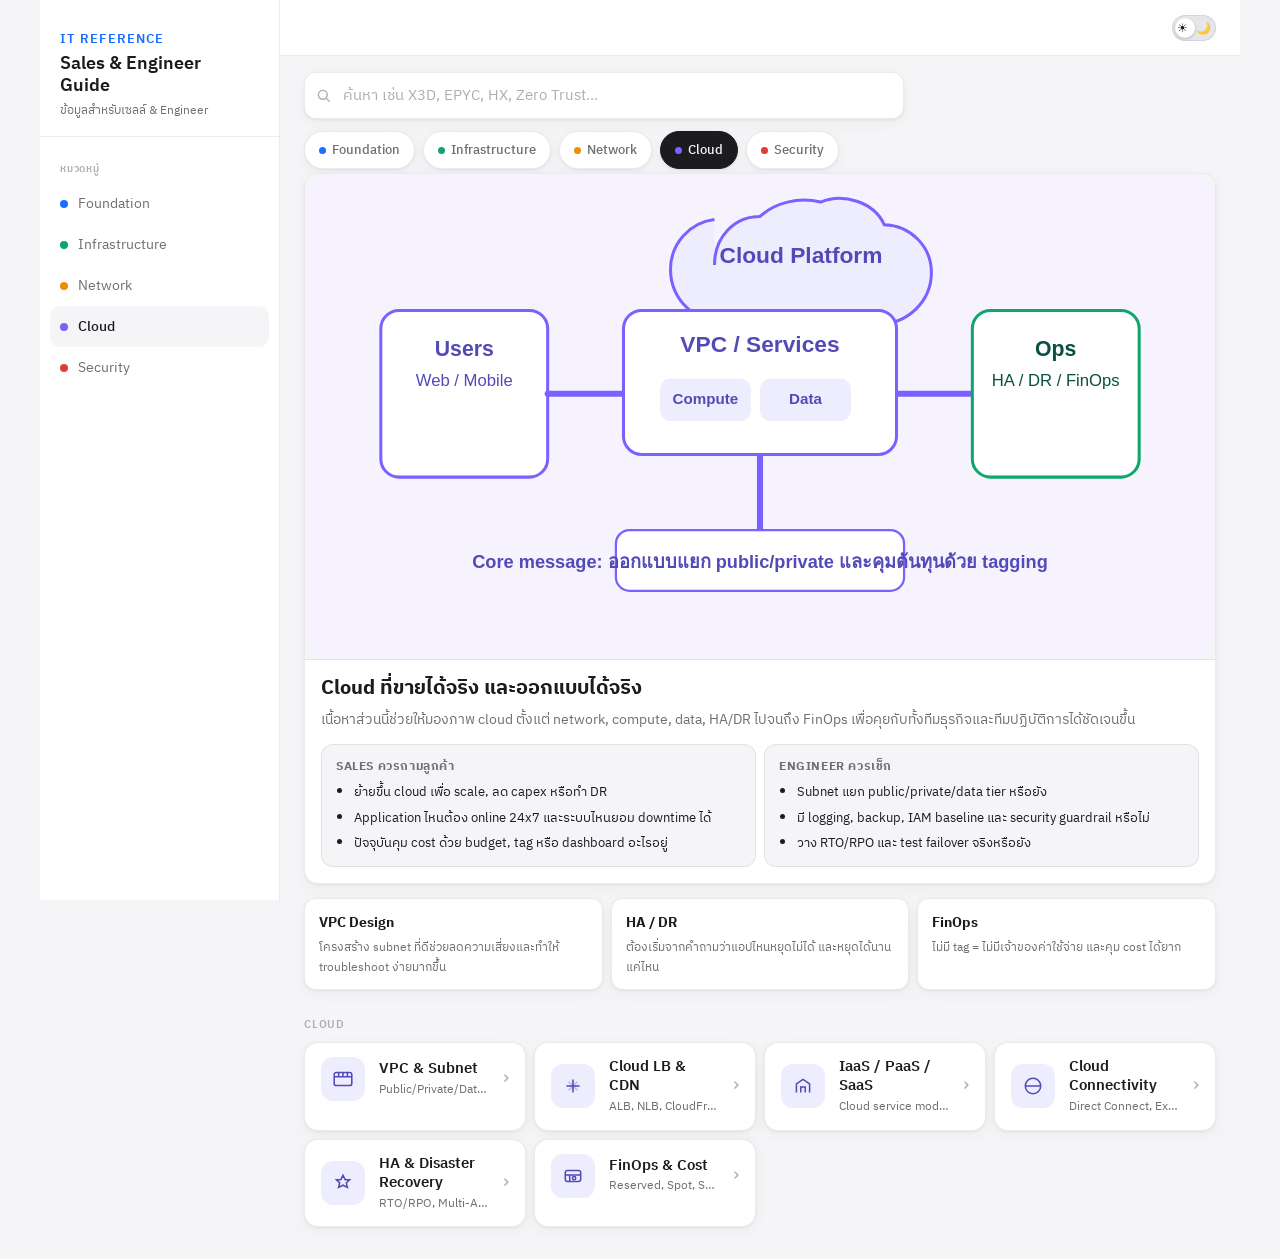
<file: cloud.html>
<!DOCTYPE html>
<html lang="th" data-theme="light">
<head>
<meta charset="UTF-8">
<meta name="viewport" content="width=device-width, initial-scale=1.0, viewport-fit=cover">
<meta name="apple-mobile-web-app-capable" content="yes">
<meta name="apple-mobile-web-app-status-bar-style" content="default">
<title>IT Reference — Sales & Engineer Guide</title>
<link rel="preconnect" href="https://fonts.googleapis.com">
<link href="https://fonts.googleapis.com/css2?family=IBM+Plex+Sans+Thai:wght@300;400;500;600&family=IBM+Plex+Mono:wght@400;500&display=swap" rel="stylesheet">
<link rel="stylesheet" href="assets/css/styles.css">
</head>
<body data-default-page="cloud">

<div class="app-wrapper">
  <!-- SIDEBAR (desktop only) -->
  <aside class="sidebar" id="sidebar">
    <div class="sidebar-header">
      <div class="sidebar-logo">IT Reference</div>
      <div class="sidebar-title">Sales & Engineer<br>Guide</div>
      <div class="sidebar-sub">ข้อมูลสำหรับเซลล์ & Engineer</div>
    </div>
    <nav class="sidebar-nav">
      <div class="sidebar-section">หมวดหมู่</div>
      <div class="sidebar-item active" onclick="setPageDesktop('found',this)">
        <span class="sidebar-dot" style="background:#1A6EFF"></span>Foundation
      </div>
      <div class="sidebar-item" onclick="setPageDesktop('infra',this)">
        <span class="sidebar-dot" style="background:#0FA66B"></span>Infrastructure
      </div>
      <div class="sidebar-item" onclick="setPageDesktop('net',this)">
        <span class="sidebar-dot" style="background:#F08C00"></span>Network
      </div>
      <div class="sidebar-item" onclick="setPageDesktop('cloud',this)">
        <span class="sidebar-dot" style="background:#7B61FF"></span>Cloud
      </div>
      <div class="sidebar-item" onclick="setPageDesktop('sec',this)">
        <span class="sidebar-dot" style="background:#E03B3B"></span>Security
      </div>
    </nav>
  </aside>

  <!-- MAIN CONTENT -->
  <div class="main-content" id="main-content">
    <!-- TOP BAR -->
    <header class="topbar" id="topbar">
      <button class="back-btn" id="back-btn" onclick="showMain()" style="display:none">
        <svg width="16" height="16" viewBox="0 0 20 20" fill="none" stroke="currentColor" stroke-width="2"><path d="M12 4l-6 6 6 6" stroke-linecap="round" stroke-linejoin="round"/></svg>
        กลับ
      </button>
      <div class="topbar-brand" id="topbar-brand">
        <div class="topbar-title">IT Reference</div>
        <div class="topbar-sub">Sales & Engineer Guide</div>
      </div>
      <div style="flex:1"></div>
      <div class="theme-toggle" id="theme-toggle" onclick="toggleTheme()" title="Toggle dark/light mode">
        <span class="theme-icon icon-sun">☀️</span>
        <span class="theme-icon icon-moon">🌙</span>
      </div>
    </header>

    <!-- SEARCH -->
    <div id="main-view">
      <div class="search-wrap">
        <div class="search-bar">
          <svg class="search-icon" width="16" height="16" viewBox="0 0 20 20" fill="none" stroke="currentColor" stroke-width="1.8"><circle cx="8.5" cy="8.5" r="5.5"/><path d="M13 13l3.5 3.5" stroke-linecap="round"/></svg>
          <input class="search-input" id="srch" type="text" placeholder="ค้นหา เช่น X3D, EPYC, HX, Zero Trust..." oninput="doSearch(this.value)" autocomplete="off" autocorrect="off" spellcheck="false">
          <button class="search-clear" id="search-clear" onclick="clearSearch()">✕</button>
        </div>
      </div>

      <!-- Search Results -->
      <div id="search-results-wrap" style="display:none">
        <div class="section-label">ผลการค้นหา</div>
        <div class="card-grid" id="search-results"></div>
      </div>

      <!-- Browse -->
      <div id="browse-wrap">
        <!-- Category Chips -->
        <div class="cat-strip" id="cat-chips">
          <div class="cat-chip active" onclick="setPage('found',this)">
            <span class="cat-dot" style="background:#1A6EFF"></span>Foundation
          </div>
          <div class="cat-chip" onclick="setPage('infra',this)">
            <span class="cat-dot" style="background:#0FA66B"></span>Infrastructure
          </div>
          <div class="cat-chip" onclick="setPage('net',this)">
            <span class="cat-dot" style="background:#F08C00"></span>Network
          </div>
          <div class="cat-chip" onclick="setPage('cloud',this)">
            <span class="cat-dot" style="background:#7B61FF"></span>Cloud
          </div>
          <div class="cat-chip" onclick="setPage('sec',this)">
            <span class="cat-dot" style="background:#E03B3B"></span>Security
          </div>
        </div>

        <!-- FOUNDATION PAGE -->
        <div id="page-found" class="page active page-pad">
          <div class="section-label">Foundation — Hardware</div>
          <div class="card-grid">
            <div class="card" onclick="openCat('cpu')">
              <div class="card-row">
                <div class="card-icon" style="background:var(--intel-bg)">
                  <svg viewBox="0 0 20 20" fill="none" stroke="var(--intel-text)" stroke-width="1.4"><rect x="4" y="4" width="12" height="12" rx="2"/><rect x="7" y="7" width="6" height="6" rx="1"/><path d="M7 2v2M10 2v2M13 2v2M7 16v2M10 16v2M13 16v2M2 7h2M2 10h2M2 13h2M16 7h2M16 10h2M16 13h2"/></svg>
                </div>
                <div class="card-info">
                  <div class="card-title">CPU</div>
                  <div class="card-desc">Intel Xeon, Core Ultra · AMD EPYC, Ryzen</div>
                </div>
                <div class="card-chevron">›</div>
              </div>
            </div>
            <div class="card" onclick="openSheet('mb-main')">
              <div class="card-row">
                <div class="card-icon" style="background:var(--amber-bg)">
                  <svg viewBox="0 0 20 20" fill="none" stroke="var(--amber-text)" stroke-width="1.4"><rect x="2" y="2" width="16" height="16" rx="2"/><rect x="5" y="5" width="4" height="3" rx="1"/><rect x="11" y="5" width="4" height="3" rx="1"/><rect x="5" y="11" width="3" height="2" rx=".5"/><rect x="9" y="11" width="3" height="2" rx=".5"/><rect x="13" y="11" width="2" height="2" rx=".5"/><path d="M5 14h10M2 8h3M2 12h3M15 8h3"/></svg>
                </div>
                <div class="card-info">
                  <div class="card-title">Mainboard / Motherboard</div>
                  <div class="card-desc">Chipset · Socket · Form factor · Desktop · Server · Brand</div>
                </div>
                <div class="card-chevron">›</div>
              </div>
            </div>
            <div class="card" onclick="openSheet('ram-main')">
              <div class="card-row">
                <div class="card-icon" style="background:var(--green-bg)">
                  <svg viewBox="0 0 20 20" fill="none" stroke="var(--green-text)" stroke-width="1.4"><rect x="2" y="6" width="16" height="8" rx="2"/><path d="M6 6V4M10 6V4M14 6V4M6 14v2M10 14v2M14 14v2"/><rect x="5" y="9" width="2" height="2" rx=".5"/><rect x="9" y="9" width="2" height="2" rx=".5"/><rect x="13" y="9" width="2" height="2" rx=".5"/></svg>
                </div>
                <div class="card-info">
                  <div class="card-title">RAM / Memory</div>
                  <div class="card-desc">DDR5, ECC RDIMM, SO-DIMM, HBM3e</div>
                </div>
                <div class="card-chevron">›</div>
              </div>
            </div>
            <div class="card" onclick="openSheet('storage-main')">
              <div class="card-row">
                <div class="card-icon" style="background:var(--amber-bg)">
                  <svg viewBox="0 0 20 20" fill="none" stroke="var(--amber-text)" stroke-width="1.4"><ellipse cx="10" cy="6" rx="7" ry="3"/><path d="M3 6v4c0 1.66 3.13 3 7 3s7-1.34 7-3V6"/><path d="M3 10v4c0 1.66 3.13 3 7 3s7-1.34 7-3v-4"/></svg>
                </div>
                <div class="card-info">
                  <div class="card-title">Storage</div>
                  <div class="card-desc">NVMe PCIe 5, SSD, HDD, SAN, NAS, Tape</div>
                </div>
                <div class="card-chevron">›</div>
              </div>
            </div>
            <div class="card" onclick="openSheet('gpu-main')">
              <div class="card-row">
                <div class="card-icon" style="background:#FBEAF0">
                  <svg viewBox="0 0 20 20" fill="none" stroke="#C0447A" stroke-width="1.4"><rect x="2" y="5" width="16" height="10" rx="2"/><path d="M6 8h8M6 12h8"/><circle cx="5" cy="10" r="1"/><circle cx="15" cy="10" r="1"/></svg>
                </div>
                <div class="card-info">
                  <div class="card-title">GPU</div>
                  <div class="card-desc">AI/HPC · Workstation · Gaming · iGPU</div>
                </div>
                <div class="card-chevron">›</div>
              </div>
            </div>
            <div class="card" onclick="openSheet('psu-main')">
              <div class="card-row">
                <div class="card-icon" style="background:var(--amber-bg)">
                  <svg viewBox="0 0 20 20" fill="none" stroke="var(--amber-text)" stroke-width="1.4"><path d="M11 2L4 11h6l-1 7 7-9h-6z" stroke-linecap="round" stroke-linejoin="round"/></svg>
                </div>
                <div class="card-info">
                  <div class="card-title">PSU & Power</div>
                  <div class="card-desc">80Plus, ATX 3.0, Server Power</div>
                </div>
                <div class="card-chevron">›</div>
              </div>
            </div>
            <div class="card" onclick="openSheet('cooling-main')">
              <div class="card-row">
                <div class="card-icon" style="background:var(--intel-bg)">
                  <svg viewBox="0 0 20 20" fill="none" stroke="var(--intel-text)" stroke-width="1.4"><circle cx="10" cy="10" r="3"/><path d="M10 2v3M10 15v3M2 10h3M15 10h3M4.2 4.2l2.1 2.1M13.7 13.7l2.1 2.1M4.2 15.8l2.1-2.1M13.7 6.3l2.1-2.1"/></svg>
                </div>
                <div class="card-info">
                  <div class="card-title">Cooling</div>
                  <div class="card-desc">Air Cooler, AIO, Custom Loop, Server</div>
                </div>
                <div class="card-chevron">›</div>
              </div>
            </div>
            <div class="card" onclick="openSheet('ups-main')">
              <div class="card-row">
                <div class="card-icon" style="background:var(--green-bg)">
                  <svg viewBox="0 0 20 20" fill="none" stroke="var(--green-text)" stroke-width="1.4"><rect x="3" y="7" width="14" height="9" rx="2"/><path d="M7 7V5a3 3 0 016 0v2"/><path d="M10 11v2"/><circle cx="10" cy="10" r="1.2" fill="var(--green-text)"/></svg>
                </div>
                <div class="card-info">
                  <div class="card-title">UPS & Power Protection</div>
                  <div class="card-desc">Online/Offline/Line-interactive · VA sizing · Runtime</div>
                </div>
                <div class="card-chevron">›</div>
              </div>
            </div>
            <div class="card" onclick="openSheet('ports-main')">
              <div class="card-row">
                <div class="card-icon" style="background:var(--amber-bg)">
                  <svg viewBox="0 0 20 20" fill="none" stroke="var(--amber-text)" stroke-width="1.4"><rect x="2" y="6" width="6" height="4" rx="1"/><rect x="12" y="6" width="6" height="4" rx="1"/><rect x="7" y="9" width="6" height="6" rx="1"/><path d="M5 10v4M15 10v4M10 9V6"/></svg>
                </div>
                <div class="card-info">
                  <div class="card-title">Ports & Connectors</div>
                  <div class="card-desc">USB, PCIe, Thunderbolt, Video, Network, Server</div>
                </div>
                <div class="card-chevron">›</div>
              </div>
            </div>
          </div>

          <div class="section-label">Foundation — End-user Devices</div>
          <div class="card-grid">
            <div class="card" onclick="openSheet('pc-types')">
              <div class="card-row">
                <div class="card-icon" style="background:var(--intel-bg)">
                  <svg viewBox="0 0 20 20" fill="none" stroke="var(--intel-text)" stroke-width="1.4"><rect x="2" y="3" width="16" height="11" rx="2"/><path d="M6 18h8M10 14v4"/><rect x="6" y="6" width="8" height="5" rx="1"/></svg>
                </div>
                <div class="card-info">
                  <div class="card-title">Desktop PC ประเภทต่างๆ</div>
                  <div class="card-desc">Tower · SFF · Mini PC · Micro PC · AIO · Workstation</div>
                </div>
                <div class="card-chevron">›</div>
              </div>
            </div>
            <div class="card" onclick="openSheet('notebook-types')">
              <div class="card-row">
                <div class="card-icon" style="background:var(--purple-bg)">
                  <svg viewBox="0 0 20 20" fill="none" stroke="var(--purple-text)" stroke-width="1.4"><rect x="2" y="3" width="16" height="12" rx="2"/><path d="M2 15h16"/><path d="M1 17h18" stroke-linecap="round"/><rect x="6" y="6" width="8" height="5" rx="1"/></svg>
                </div>
                <div class="card-info">
                  <div class="card-title">Notebook ประเภทต่างๆ</div>
                  <div class="card-desc">Ultrabook · Business · Gaming · Workstation · 2-in-1</div>
                </div>
                <div class="card-chevron">›</div>
              </div>
            </div>
          </div>
        </div>

        <!-- INFRASTRUCTURE PAGE -->
        <div id="page-infra" class="page page-pad">
          <div class="section-label">Infrastructure — Virtualization</div>
          <div class="card-grid">
            <div class="card" onclick="openSheet('vm-what')"><div class="card-row"><div class="card-icon" style="background:var(--green-bg)"><svg viewBox="0 0 20 20" fill="none" stroke="var(--green-text)" stroke-width="1.4"><rect x="2" y="2" width="16" height="16" rx="2"/><rect x="5" y="5" width="4" height="4" rx="1"/><rect x="11" y="5" width="4" height="4" rx="1"/><rect x="5" y="11" width="4" height="4" rx="1"/><rect x="11" y="11" width="4" height="4" rx="1"/></svg></div><div class="card-info"><div class="card-title">VM คืออะไร? ทำไมต้องใช้?</div><div class="card-desc">Virtual Machine พื้นฐาน · ประโยชน์ · ใช้ในองค์กรอย่างไร</div></div><div class="card-chevron">›</div></div></div>
            <div class="card" onclick="openSheet('vm-concept')"><div class="card-row"><div class="card-icon" style="background:var(--green-bg)"><svg viewBox="0 0 20 20" fill="none" stroke="var(--green-text)" stroke-width="1.4"><rect x="2" y="3" width="16" height="14" rx="2"/><path d="M2 8h16"/><rect x="5" y="11" width="4" height="3" rx=".5"/><rect x="11" y="11" width="4" height="3" rx=".5"/></svg></div><div class="card-info"><div class="card-title">Hypervisor & Architecture</div><div class="card-desc">Type 1 vs Type 2 · vCPU · vRAM · vDisk</div></div><div class="card-chevron">›</div></div></div>
            <div class="card" onclick="openSheet('vm-license')"><div class="card-row"><div class="card-icon" style="background:var(--green-bg)"><svg viewBox="0 0 20 20" fill="none" stroke="var(--green-text)" stroke-width="1.4"><rect x="4" y="2" width="12" height="16" rx="2"/><path d="M7 7h6M7 10h6M7 13h4"/></svg></div><div class="card-info"><div class="card-title">Windows Server Licensing</div><div class="card-desc">Standard vs Datacenter · CAL · Core · CSP</div></div><div class="card-chevron">›</div></div></div>
            <div class="card" onclick="openSheet('vm-sizing')"><div class="card-row"><div class="card-icon" style="background:var(--green-bg)"><svg viewBox="0 0 20 20" fill="none" stroke="var(--green-text)" stroke-width="1.4"><path d="M4 16V8l6-4 6 4v8"/><path d="M8 12h4M10 10v4"/><path d="M3 16h14"/></svg></div><div class="card-info"><div class="card-title">VM Sizing & Design</div><div class="card-desc">Sizing guide · Overcommit · HA design</div></div><div class="card-chevron">›</div></div></div>
            <div class="card" onclick="openSheet('vmware')"><div class="card-row"><div class="card-icon" style="background:var(--green-bg)"><svg viewBox="0 0 20 20" fill="none" stroke="var(--green-text)" stroke-width="1.4"><circle cx="10" cy="10" r="7"/><path d="M10 6v4l3 2"/></svg></div><div class="card-info"><div class="card-title">VMware vSphere</div><div class="card-desc">ESXi, vCenter, vSAN, NSX-T, vMotion</div></div><div class="card-chevron">›</div></div></div>
            <div class="card" onclick="openSheet('hyperv')"><div class="card-row"><div class="card-icon" style="background:var(--green-bg)"><svg viewBox="0 0 20 20" fill="none" stroke="var(--green-text)" stroke-width="1.4"><rect x="3" y="3" width="6" height="6" rx="1"/><rect x="11" y="3" width="6" height="6" rx="1"/><rect x="3" y="11" width="6" height="6" rx="1"/><rect x="11" y="11" width="6" height="6" rx="1"/></svg></div><div class="card-info"><div class="card-title">Microsoft Hyper-V</div><div class="card-desc">Windows Server, Azure Stack HCI, S2D</div></div><div class="card-chevron">›</div></div></div>
            <div class="card" onclick="openSheet('kvm')"><div class="card-row"><div class="card-icon" style="background:var(--green-bg)"><svg viewBox="0 0 20 20" fill="none" stroke="var(--green-text)" stroke-width="1.4"><path d="M10 3L17 7v6l-7 4-7-4V7z"/><path d="M10 3v10M3 7l7 4 7-4"/></svg></div><div class="card-info"><div class="card-title">KVM / Proxmox</div><div class="card-desc">Open source, Linux native, Ceph</div></div><div class="card-chevron">›</div></div></div>
            <div class="card" onclick="openSheet('k8s')"><div class="card-row"><div class="card-icon" style="background:var(--green-bg)"><svg viewBox="0 0 20 20" fill="none" stroke="var(--green-text)" stroke-width="1.4"><circle cx="10" cy="10" r="3"/><circle cx="10" cy="3" r="1.5"/><circle cx="10" cy="17" r="1.5"/><circle cx="3" cy="10" r="1.5"/><circle cx="17" cy="10" r="1.5"/><path d="M10 5.5v1.5M10 13v1.5M4.5 10h1.5M14 10h1.5"/></svg></div><div class="card-info"><div class="card-title">Container & Kubernetes</div><div class="card-desc">Docker, K8s, Helm, EKS/AKS/GKE</div></div><div class="card-chevron">›</div></div></div>
            <div class="card" onclick="openSheet('cicd')"><div class="card-row"><div class="card-icon" style="background:var(--green-bg)"><svg viewBox="0 0 20 20" fill="none" stroke="var(--green-text)" stroke-width="1.4"><path d="M4 10h12M12 6l4 4-4 4"/><circle cx="5" cy="10" r="2"/></svg></div><div class="card-info"><div class="card-title">CI/CD & DevOps</div><div class="card-desc">GitOps, Jenkins, ArgoCD, GitHub Actions</div></div><div class="card-chevron">›</div></div></div>
          </div>
        </div>

        <!-- NETWORK PAGE -->
        <div id="page-net" class="page page-pad">
          <div class="section-label">Network</div>
          <div class="card-grid">
            <div class="card" onclick="openSheet('osi')"><div class="card-row"><div class="card-icon" style="background:var(--amber-bg)"><svg viewBox="0 0 20 20" fill="none" stroke="var(--amber-text)" stroke-width="1.4"><rect x="2" y="3" width="16" height="2" rx="1"/><rect x="2" y="7" width="16" height="2" rx="1"/><rect x="2" y="11" width="16" height="2" rx="1"/><rect x="2" y="15" width="16" height="2" rx="1"/></svg></div><div class="card-info"><div class="card-title">OSI 7 Layers</div><div class="card-desc">L1–L7 reference model, protocols</div></div><div class="card-chevron">›</div></div></div>
            <div class="card" onclick="openSheet('l2')"><div class="card-row"><div class="card-icon" style="background:var(--amber-bg)"><svg viewBox="0 0 20 20" fill="none" stroke="var(--amber-text)" stroke-width="1.4"><rect x="3" y="7" width="14" height="6" rx="2"/><circle cx="7" cy="10" r="1"/><circle cx="10" cy="10" r="1"/><circle cx="13" cy="10" r="1"/><path d="M7 7V5M10 7V5M13 7V5M7 13v2M10 13v2M13 13v2"/></svg></div><div class="card-info"><div class="card-title">L2 — Switching</div><div class="card-desc">MAC, VLAN 802.1Q, STP, LACP</div></div><div class="card-chevron">›</div></div></div>
            <div class="card" onclick="openSheet('l3')"><div class="card-row"><div class="card-icon" style="background:var(--amber-bg)"><svg viewBox="0 0 20 20" fill="none" stroke="var(--amber-text)" stroke-width="1.4"><circle cx="10" cy="5" r="2"/><circle cx="4" cy="15" r="2"/><circle cx="16" cy="15" r="2"/><path d="M10 7l-6 6M10 7l6 6M4 15h12" stroke-linecap="round"/></svg></div><div class="card-info"><div class="card-title">L3 — Routing</div><div class="card-desc">IP, OSPF, BGP, VRF, CIDR</div></div><div class="card-chevron">›</div></div></div>
            <div class="card" onclick="openSheet('l4lb')"><div class="card-row"><div class="card-icon" style="background:var(--amber-bg)"><svg viewBox="0 0 20 20" fill="none" stroke="var(--amber-text)" stroke-width="1.4"><path d="M10 3v14M3 10l7-7 7 7"/><path d="M6 14h8" stroke-linecap="round"/></svg></div><div class="card-info"><div class="card-title">L4 / Load Balancer</div><div class="card-desc">TCP/UDP, L4 vs L7 LB, SSL offload</div></div><div class="card-chevron">›</div></div></div>
            <div class="card" onclick="openSheet('sdwan')"><div class="card-row"><div class="card-icon" style="background:var(--amber-bg)"><svg viewBox="0 0 20 20" fill="none" stroke="var(--amber-text)" stroke-width="1.4"><circle cx="10" cy="10" r="7"/><path d="M3 10h14M10 3c-2.5 2-4 4.3-4 7s1.5 5 4 7M10 3c2.5 2 4 4.3 4 7s-1.5 5-4 7"/></svg></div><div class="card-info"><div class="card-title">SD-WAN / SASE</div><div class="card-desc">Overlay WAN, Zero Trust, MPLS</div></div><div class="card-chevron">›</div></div></div>
            <div class="card" onclick="openSheet('wifi6')"><div class="card-row"><div class="card-icon" style="background:var(--amber-bg)"><svg viewBox="0 0 20 20" fill="none" stroke="var(--amber-text)" stroke-width="1.4"><path d="M2 8c4.4-4 11.6-4 16 0M5 11c2.8-2.7 7.2-2.7 10 0M8 14c1.3-1.3 3.7-1.3 5 0"/><circle cx="10" cy="17" r="1"/></svg></div><div class="card-info"><div class="card-title">Wi-Fi 6/7 & Wireless</div><div class="card-desc">802.11ax, 802.11be, WPA3, MU-MIMO</div></div><div class="card-chevron">›</div></div></div>
          </div>
        </div>

        <!-- CLOUD PAGE -->
        <div id="page-cloud" class="page page-pad">
          <div class="hero-panel"><img class="hero-media" src="assets/img/cloud-overview.svg" alt="Cloud overview diagram"><div class="hero-body"><div class="hero-title">Cloud ที่ขายได้จริง และออกแบบได้จริง</div><div class="hero-desc">เนื้อหาส่วนนี้ช่วยให้มองภาพ cloud ตั้งแต่ network, compute, data, HA/DR ไปจนถึง FinOps เพื่อคุยกับทั้งทีมธุรกิจและทีมปฏิบัติการได้ชัดเจนขึ้น</div><div class="hero-grid"><div class="hero-card"><h4>Sales ควรถามลูกค้า</h4><ul><li>ย้ายขึ้น cloud เพื่อ scale, ลด capex หรือทำ DR</li><li>Application ไหนต้อง online 24x7 และระบบไหนยอม downtime ได้</li><li>ปัจจุบันคุม cost ด้วย budget, tag หรือ dashboard อะไรอยู่</li></ul></div><div class="hero-card"><h4>Engineer ควรเช็ก</h4><ul><li>Subnet แยก public/private/data tier หรือยัง</li><li>มี logging, backup, IAM baseline และ security guardrail หรือไม่</li><li>วาง RTO/RPO และ test failover จริงหรือยัง</li></ul></div></div></div></div><div class="topic-strip"><div class="topic-mini"><div class="topic-mini-title">VPC Design</div><div class="topic-mini-desc">โครงสร้าง subnet ที่ดีช่วยลดความเสี่ยงและทำให้ troubleshoot ง่ายมากขึ้น</div></div><div class="topic-mini"><div class="topic-mini-title">HA / DR</div><div class="topic-mini-desc">ต้องเริ่มจากคำถามว่าแอปไหนหยุดไม่ได้ และหยุดได้นานแค่ไหน</div></div><div class="topic-mini"><div class="topic-mini-title">FinOps</div><div class="topic-mini-desc">ไม่มี tag = ไม่มีเจ้าของค่าใช้จ่าย และคุม cost ได้ยาก</div></div></div><div class="section-label">Cloud</div>
          <div class="card-grid">
            <div class="card" onclick="openSheet('vpc')"><div class="card-row"><div class="card-icon" style="background:var(--purple-bg)"><svg viewBox="0 0 20 20" fill="none" stroke="var(--purple-text)" stroke-width="1.4"><rect x="2" y="4" width="16" height="12" rx="2"/><path d="M2 8h16M6 4v4M10 4v4M14 4v4"/></svg></div><div class="card-info"><div class="card-title">VPC & Subnet</div><div class="card-desc">Public/Private/Data tier, SG, NACL</div></div><div class="card-chevron">›</div></div></div>
            <div class="card" onclick="openSheet('cloudlb')"><div class="card-row"><div class="card-icon" style="background:var(--purple-bg)"><svg viewBox="0 0 20 20" fill="none" stroke="var(--purple-text)" stroke-width="1.4"><path d="M10 4v12M4 10h12"/><path d="M6 6l8 8M14 6l-8 8" opacity=".3"/></svg></div><div class="card-info"><div class="card-title">Cloud LB & CDN</div><div class="card-desc">ALB, NLB, CloudFront, WAF, DDoS</div></div><div class="card-chevron">›</div></div></div>
            <div class="card" onclick="openSheet('svcmodel')"><div class="card-row"><div class="card-icon" style="background:var(--purple-bg)"><svg viewBox="0 0 20 20" fill="none" stroke="var(--purple-text)" stroke-width="1.4"><path d="M4 16V8l6-4 6 4v8"/><path d="M8 16v-5h4v5"/></svg></div><div class="card-info"><div class="card-title">IaaS / PaaS / SaaS</div><div class="card-desc">Cloud service model เปรียบเทียบ</div></div><div class="card-chevron">›</div></div></div>
            <div class="card" onclick="openSheet('connectivity')"><div class="card-row"><div class="card-icon" style="background:var(--purple-bg)"><svg viewBox="0 0 20 20" fill="none" stroke="var(--purple-text)" stroke-width="1.4"><path d="M3 10c0-3.87 3.13-7 7-7s7 3.13 7 7-3.13 7-7 7-7-3.13-7-7z"/><path d="M3 10h14"/></svg></div><div class="card-info"><div class="card-title">Cloud Connectivity</div><div class="card-desc">Direct Connect, ExpressRoute, VPN</div></div><div class="card-chevron">›</div></div></div>
            <div class="card" onclick="openSheet('hadr')"><div class="card-row"><div class="card-icon" style="background:var(--purple-bg)"><svg viewBox="0 0 20 20" fill="none" stroke="var(--purple-text)" stroke-width="1.4"><path d="M10 3l2 4h4l-3 3 1 4-4-2-4 2 1-4-3-3h4z"/></svg></div><div class="card-info"><div class="card-title">HA & Disaster Recovery</div><div class="card-desc">RTO/RPO, Multi-AZ, Backup strategy</div></div><div class="card-chevron">›</div></div></div>
            <div class="card" onclick="openSheet('finops')"><div class="card-row"><div class="card-icon" style="background:var(--purple-bg)"><svg viewBox="0 0 20 20" fill="none" stroke="var(--purple-text)" stroke-width="1.4"><rect x="3" y="5" width="14" height="10" rx="2"/><path d="M3 9h14M7 9v6"/><circle cx="11" cy="12" r="1.5"/></svg></div><div class="card-info"><div class="card-title">FinOps & Cost</div><div class="card-desc">Reserved, Spot, Savings Plans, Tagging</div></div><div class="card-chevron">›</div></div></div>
          </div>
        </div>

        <!-- SECURITY PAGE -->
        <div id="page-sec" class="page page-pad">
          <div class="section-label">Security</div>
          <div class="card-grid">
            <div class="card" onclick="openSheet('ngfw')"><div class="card-row"><div class="card-icon" style="background:var(--amd-bg)"><svg viewBox="0 0 20 20" fill="none" stroke="var(--amd-text)" stroke-width="1.4"><path d="M10 2l7 3v6c0 4-3 7-7 8-4-1-7-4-7-8V5z"/><path d="M7 10l2 2 4-4"/></svg></div><div class="card-info"><div class="card-title">Firewall & Perimeter</div><div class="card-desc">NGFW, IPS/IDS, DMZ, DDoS</div></div><div class="card-chevron">›</div></div></div>
            <div class="card" onclick="openSheet('zerotrust')"><div class="card-row"><div class="card-icon" style="background:var(--amd-bg)"><svg viewBox="0 0 20 20" fill="none" stroke="var(--amd-text)" stroke-width="1.4"><circle cx="10" cy="8" r="3"/><path d="M4 18c0-3.31 2.69-6 6-6s6 2.69 6 6"/><path d="M16 4l1.5 1.5M18 8h-2"/></svg></div><div class="card-info"><div class="card-title">Zero Trust & IAM</div><div class="card-desc">MFA, PAM, SSO, Micro-segmentation</div></div><div class="card-chevron">›</div></div></div>
            <div class="card" onclick="openSheet('edr')"><div class="card-row"><div class="card-icon" style="background:var(--amd-bg)"><svg viewBox="0 0 20 20" fill="none" stroke="var(--amd-text)" stroke-width="1.4"><rect x="3" y="4" width="14" height="10" rx="2"/><path d="M3 14l4-4 3 3 2-2 4 4"/></svg></div><div class="card-info"><div class="card-title">EDR / XDR</div><div class="card-desc">CrowdStrike, SentinelOne, Defender XDR</div></div><div class="card-chevron">›</div></div></div>
            <div class="card" onclick="openSheet('soc')"><div class="card-row"><div class="card-icon" style="background:var(--amd-bg)"><svg viewBox="0 0 20 20" fill="none" stroke="var(--amd-text)" stroke-width="1.4"><rect x="2" y="3" width="16" height="11" rx="2"/><path d="M6 18h8M10 14v4"/><path d="M5 7h10M5 10h6"/></svg></div><div class="card-info"><div class="card-title">SIEM & SOC</div><div class="card-desc">Splunk, Sentinel, SOAR, MTTD/MTTR</div></div><div class="card-chevron">›</div></div></div>
            <div class="card" onclick="openSheet('compliance')"><div class="card-row"><div class="card-icon" style="background:var(--amd-bg)"><svg viewBox="0 0 20 20" fill="none" stroke="var(--amd-text)" stroke-width="1.4"><rect x="5" y="2" width="10" height="14" rx="2"/><path d="M8 7h4M8 10h4M8 13h2"/><path d="M3 6v13h14"/></svg></div><div class="card-info"><div class="card-title">Compliance & Standards</div><div class="card-desc">PDPA, ISO 27001, PCI DSS, NIST</div></div><div class="card-chevron">›</div></div></div>
            <div class="card" onclick="openSheet('backup')"><div class="card-row"><div class="card-icon" style="background:var(--amd-bg)"><svg viewBox="0 0 20 20" fill="none" stroke="var(--amd-text)" stroke-width="1.4"><path d="M10 3v9m-4-4l4 4 4-4"/><path d="M3 14v2a1 1 0 001 1h12a1 1 0 001-1v-2"/></svg></div><div class="card-info"><div class="card-title">Backup & Recovery</div><div class="card-desc">3-2-1 rule, Veeam, Immutable backup</div></div><div class="card-chevron">›</div></div></div>
          </div>
        </div>
      </div><!-- /browse-wrap -->
    </div><!-- /main-view -->

    <!-- CPU VIEW -->
    <div id="cpu-view" style="display:none" class="page-pad">
      <div class="brand-row">
        <div class="brand-btn intel" id="cpu-bi" onclick="setCpuBrand('intel')">⚡ Intel</div>
        <div class="brand-btn" id="cpu-ba" onclick="setCpuBrand('amd')">🔥 AMD</div>
      </div>

      <!-- Intel -->
      <div id="cpu-intel-view">
        <div class="seg-row">
          <div class="seg-btn active" id="isg-nb" onclick="setCpuSeg('i','nb')">Notebook</div>
          <div class="seg-btn" id="isg-pc" onclick="setCpuSeg('i','pc')">Desktop</div>
          <div class="seg-btn" id="isg-sv" onclick="setCpuSeg('i','sv')">Server (Xeon)</div>
        </div>
        <div id="i-nb-view">
          <div class="ex-box">
            <div class="ex-label">อ่านชื่อ: Intel Core Ultra 7 258V</div>
            <div class="seg-anatomy">
              <div class="anat-item"><span class="anat-val c-intel">Ultra 7</span><span class="anat-lbl l-tier">Tier</span></div>
              <div class="anat-item"><span class="anat-val">2</span><span class="anat-lbl l-gen">Gen</span></div>
              <div class="anat-item"><span class="anat-val">58</span><span class="anat-lbl l-sku">SKU</span></div>
              <div class="anat-item"><span class="anat-val">V</span><span class="anat-lbl l-sfx">Suffix</span></div>
            </div>
          </div>
          <div class="section-label">Tier</div>
          <div class="table-wrap"><table><tr><th>Tier</th><th>ความหมาย</th><th></th></tr>
            <tr><td><span class="bx" style="background:var(--intel-bg);color:var(--intel-text)">Core Ultra 9</span></td><td>สูงสุด Creator/AI</td><td><span class="info-btn" onclick="openPuById('inu9')">i</span></td></tr>
            <tr><td><span class="bx" style="background:var(--intel-bg);color:var(--intel-text)">Core Ultra 7</span></td><td>High-end สมดุล</td><td><span class="info-btn" onclick="openPuById('inu7')">i</span></td></tr>
            <tr><td><span class="bx" style="background:var(--intel-bg);color:var(--intel-text)">Core Ultra 5</span></td><td>Mid-range คุ้มค่า</td><td><span class="info-btn" onclick="openPuById('inu5')">i</span></td></tr>
            <tr><td><span class="bx" style="background:var(--badge-neutral);color:var(--badge-neutral-text)">Core i9/i7/i5</span></td><td>Gen 12–14 เก่า</td><td><span class="info-btn" onclick="openPuById('inold')">i</span></td></tr>
          </table></div>
          <div class="section-label" style="margin-top:4px">Suffix — Mobile</div>
          <div class="table-wrap"><table><tr><th>Suffix</th><th>ความหมาย</th><th>TDP</th><th></th></tr>
            <tr><td><span class="bx l-sfx">HX</span></td><td>Highest perf</td><td>55W+</td><td><span class="info-btn" onclick="openPuById('in_hx')">i</span></td></tr>
            <tr><td><span class="bx l-sfx">H</span></td><td>High perf Gaming</td><td>45W</td><td><span class="info-btn" onclick="openPuById('in_h')">i</span></td></tr>
            <tr><td><span class="bx l-sfx">P</span></td><td>Perf+ประหยัด Slim</td><td>28W</td><td><span class="info-btn" onclick="openPuById('in_p')">i</span></td></tr>
            <tr><td><span class="bx l-sfx">U</span></td><td>Ultra-low power</td><td>15W</td><td><span class="info-btn" onclick="openPuById('in_u')">i</span></td></tr>
            <tr><td><span class="bx l-sfx">V</span></td><td>AI PC NPU 48 TOPS</td><td>17W</td><td><span class="info-btn" onclick="openPuById('in_v')">i</span></td></tr>
            <tr><td><span class="bx l-sfx">Y</span></td><td>Fanless Tablet</td><td>9W</td><td><span class="info-btn" onclick="openPuById('in_y')">i</span></td></tr>
          </table></div>
          <div class="note-box">Gen: i-series เลขหลักพัน (14xxx=Gen14) / Core Ultra เลขหลักร้อย (258V=Gen2) — Arrow Lake 2024</div>
        </div>
        <div id="i-pc-view" style="display:none">
          <div class="ex-box">
            <div class="ex-label">อ่านชื่อ: Intel Core Ultra 9 285K</div>
            <div class="seg-anatomy">
              <div class="anat-item"><span class="anat-val c-intel">Ultra 9</span><span class="anat-lbl l-tier">Tier</span></div>
              <div class="anat-item"><span class="anat-val">2</span><span class="anat-lbl l-gen">Gen</span></div>
              <div class="anat-item"><span class="anat-val">85</span><span class="anat-lbl l-sku">SKU</span></div>
              <div class="anat-item"><span class="anat-val">K</span><span class="anat-lbl l-sfx">Suffix</span></div>
            </div>
          </div>
          <div class="section-label">Tier</div>
          <div class="table-wrap"><table><tr><th>Tier</th><th>ความหมาย</th><th></th></tr>
            <tr><td><span class="bx" style="background:var(--intel-bg);color:var(--intel-text)">Core Ultra 9</span></td><td>ท็อป core/thread</td><td><span class="info-btn" onclick="openPuById('idu9')">i</span></td></tr>
            <tr><td><span class="bx" style="background:var(--intel-bg);color:var(--intel-text)">Core Ultra 7</span></td><td>High-end คุ้มค่า</td><td><span class="info-btn" onclick="openPuById('idu7')">i</span></td></tr>
            <tr><td><span class="bx" style="background:var(--intel-bg);color:var(--intel-text)">Core Ultra 5</span></td><td>Mid-range ดีสุด</td><td><span class="info-btn" onclick="openPuById('idu5')">i</span></td></tr>
            <tr><td><span class="bx" style="background:var(--badge-neutral);color:var(--badge-neutral-text)">Core i9/i7/i5/i3</span></td><td>LGA1700 รุ่นเก่า</td><td><span class="info-btn" onclick="openPuById('idold')">i</span></td></tr>
          </table></div>
          <div class="section-label" style="margin-top:4px">Suffix — Desktop</div>
          <div class="table-wrap"><table><tr><th>Suffix</th><th>ความหมาย</th><th>เหมาะกับ</th><th></th></tr>
            <tr><td><span class="bx l-sfx">K</span></td><td>Unlocked OC ได้</td><td>Z-MB เท่านั้น</td><td><span class="info-btn" onclick="openPuById('id_k')">i</span></td></tr>
            <tr><td><span class="bx l-sfx">KF</span></td><td>Unlocked ไม่มี iGPU</td><td>ใช้คู่ dGPU</td><td><span class="info-btn" onclick="openPuById('id_kf')">i</span></td></tr>
            <tr><td><span class="bx l-sfx">F</span></td><td>ไม่มี iGPU ล็อก clock</td><td>Budget+dGPU</td><td><span class="info-btn" onclick="openPuById('id_f')">i</span></td></tr>
            <tr><td><span class="bx l-sfx">T</span></td><td>Low power 35W</td><td>Mini PC/NAS</td><td><span class="info-btn" onclick="openPuById('id_t')">i</span></td></tr>
            <tr><td><span class="bx" style="background:var(--badge-neutral);color:var(--badge-neutral-text)">(ไม่มี)</span></td><td>มาตรฐาน มี iGPU</td><td>ทั่วไป</td><td><span class="info-btn" onclick="openPuById('id_std')">i</span></td></tr>
          </table></div>
          <div class="note-box">Arrow Lake Core Ultra = LGA1851 · Gen 12–14 = LGA1700 — ต้องตรวจ socket ก่อนเสมอ</div>
        </div>
        <div id="i-sv-view" style="display:none">
          <div class="ex-box">
            <div class="ex-label">อ่านชื่อ: Intel Xeon Gold 6538Y+</div>
            <div class="seg-anatomy">
              <div class="anat-item"><span class="anat-val c-intel">Gold</span><span class="anat-lbl l-tier">Tier</span></div>
              <div class="anat-item"><span class="anat-val">6</span><span class="anat-lbl l-gen">Gen</span></div>
              <div class="anat-item"><span class="anat-val">538</span><span class="anat-lbl l-sku">SKU</span></div>
              <div class="anat-item"><span class="anat-val">Y+</span><span class="anat-lbl l-sfx">Suffix</span></div>
            </div>
          </div>
          <div class="section-label">Tier</div>
          <div class="table-wrap"><table><tr><th>Tier</th><th>Socket</th><th>เหมาะกับ</th><th></th></tr>
            <tr><td><span class="bx" style="background:var(--amber-bg);color:var(--amber-text)">Platinum</span></td><td>8P</td><td>Cloud/HPC/Mission Critical</td><td><span class="info-btn" onclick="openPuById('ispt')">i</span></td></tr>
            <tr><td><span class="bx" style="background:var(--intel-bg);color:var(--intel-text)">Gold</span></td><td>2P</td><td>DB/VM/ERP</td><td><span class="info-btn" onclick="openPuById('isgd')">i</span></td></tr>
            <tr><td><span class="bx" style="background:var(--green-bg);color:var(--green-text)">Silver</span></td><td>2P</td><td>SMB/File Server</td><td><span class="info-btn" onclick="openPuById('issv')">i</span></td></tr>
            <tr><td><span class="bx" style="background:var(--badge-neutral);color:var(--badge-neutral-text)">Bronze</span></td><td>2P</td><td>Entry Server</td><td><span class="info-btn" onclick="openPuById('isbz')">i</span></td></tr>
            <tr><td><span class="bx" style="background:var(--amd-bg);color:var(--amd-text)">W9/W7</span></td><td>WS</td><td>VFX/AI Workstation</td><td><span class="info-btn" onclick="openPuById('isw')">i</span></td></tr>
          </table></div>
          <div class="note-box">4xxx=Sapphire Rapids · 6xxx=Granite Rapids — ECC RAM จำเป็นทุกรุ่น</div>
        </div>
      </div>

      <!-- AMD -->
      <div id="cpu-amd-view" style="display:none">
        <div class="seg-row">
          <div class="seg-btn active" id="asg-nb" onclick="setCpuSeg('a','nb')">Notebook</div>
          <div class="seg-btn" id="asg-pc" onclick="setCpuSeg('a','pc')">Desktop</div>
          <div class="seg-btn" id="asg-sv" onclick="setCpuSeg('a','sv')">Server (EPYC)</div>
        </div>
        <div id="a-nb-view">
          <div class="ex-box">
            <div class="ex-label">อ่านชื่อ: AMD Ryzen AI 9 HX 375 / Ryzen 7 8845HS</div>
            <div class="seg-anatomy">
              <div class="anat-item"><span class="anat-val c-amd">Ryzen AI 9</span><span class="anat-lbl l-amd-s">Series</span></div>
              <div class="anat-item"><span class="anat-val">HX</span><span class="anat-lbl l-amd-sg">Class</span></div>
              <div class="anat-item"><span class="anat-val">375</span><span class="anat-lbl l-sku">SKU</span></div>
            </div>
          </div>
          <div class="section-label">Series — AMD Notebook</div>
          <div class="table-wrap"><table><tr><th>Series</th><th>คำอธิบาย</th><th></th></tr>
            <tr><td><span class="bx" style="background:var(--amd-bg);color:var(--amd-text)">Ryzen AI 9 HX</span></td><td>NPU 50 TOPS — Copilot+</td><td><span class="info-btn" onclick="openPuById('anai9')">i</span></td></tr>
            <tr><td><span class="bx" style="background:var(--amd-bg);color:var(--amd-text)">Ryzen 9</span></td><td>ท็อป perf หนัก</td><td><span class="info-btn" onclick="openPuById('an9')">i</span></td></tr>
            <tr><td><span class="bx" style="background:var(--amd-bg);color:var(--amd-text)">Ryzen 7</span></td><td>Balance ดีที่สุด</td><td><span class="info-btn" onclick="openPuById('an7')">i</span></td></tr>
            <tr><td><span class="bx" style="background:var(--amd-bg);color:var(--amd-text)">Ryzen 5</span></td><td>Mid-range คุ้มค่า</td><td><span class="info-btn" onclick="openPuById('an5')">i</span></td></tr>
          </table></div>
          <div class="section-label" style="margin-top:4px">Suffix — AMD Mobile</div>
          <div class="table-wrap"><table><tr><th>Suffix</th><th>ความหมาย</th><th>TDP</th><th></th></tr>
            <tr><td><span class="bx l-amd-sg">HX</span></td><td>Highest perf</td><td>55W+</td><td><span class="info-btn" onclick="openPuById('an_hx')">i</span></td></tr>
            <tr><td><span class="bx l-amd-sg">H</span></td><td>High perf Gaming</td><td>45W</td><td><span class="info-btn" onclick="openPuById('an_h')">i</span></td></tr>
            <tr><td><span class="bx l-amd-sg">HS</span></td><td>H + บางกว่า Slim</td><td>35W</td><td><span class="info-btn" onclick="openPuById('an_hs')">i</span></td></tr>
            <tr><td><span class="bx l-amd-sg">U</span></td><td>Ultra-low power</td><td>15W</td><td><span class="info-btn" onclick="openPuById('an_u')">i</span></td></tr>
            <tr><td><span class="bx l-amd-sg">e</span></td><td>Efficiency AI PC</td><td>15W</td><td><span class="info-btn" onclick="openPuById('an_e')">i</span></td></tr>
          </table></div>
          <div class="note-box note-amd">Strix Point 2024: Ryzen AI 9 HX 375 — เลข 3 หลังหลัง HX = SKU ไม่ใช่ Gen</div>
        </div>
        <div id="a-pc-view" style="display:none">
          <div class="ex-box">
            <div class="ex-label">อ่านชื่อ: AMD Ryzen 9 9950X3D</div>
            <div class="seg-anatomy">
              <div class="anat-item"><span class="anat-val c-amd">Ryzen 9</span><span class="anat-lbl l-amd-s">Series</span></div>
              <div class="anat-item"><span class="anat-val">9</span><span class="anat-lbl l-amd-g">Gen</span></div>
              <div class="anat-item"><span class="anat-val">950</span><span class="anat-lbl l-sku">SKU</span></div>
              <div class="anat-item"><span class="anat-val">X3D</span><span class="anat-lbl l-amd-sf">Suffix</span></div>
            </div>
          </div>
          <div class="section-label">Series — AMD Desktop</div>
          <div class="table-wrap"><table><tr><th>Series</th><th>คำอธิบาย</th><th></th></tr>
            <tr><td><span class="bx" style="background:var(--amd-bg);color:var(--amd-text)">Ryzen 9</span></td><td>ท็อปสุด Creator</td><td><span class="info-btn" onclick="openPuById('ad9')">i</span></td></tr>
            <tr><td><span class="bx" style="background:var(--amd-bg);color:var(--amd-text)">Ryzen 7</span></td><td>High-end Gaming</td><td><span class="info-btn" onclick="openPuById('ad7')">i</span></td></tr>
            <tr><td><span class="bx" style="background:var(--amd-bg);color:var(--amd-text)">Ryzen 5</span></td><td>Mid-range คุ้มค่า</td><td><span class="info-btn" onclick="openPuById('ad5')">i</span></td></tr>
            <tr><td><span class="bx" style="background:var(--amd-bg);color:var(--amd-text)">Ryzen 3</span></td><td>Entry-level</td><td><span class="info-btn" onclick="openPuById('ad3')">i</span></td></tr>
          </table></div>
          <div class="section-label" style="margin-top:4px">Suffix — AMD Desktop</div>
          <div class="table-wrap"><table><tr><th>Suffix</th><th>ความหมาย</th><th>เหมาะกับ</th><th></th></tr>
            <tr><td><span class="bx l-amd-sg">X3D</span></td><td>3D V-Cache L3 96–144MB</td><td>Gaming FPS สูงสุด</td><td><span class="info-btn" onclick="openPuById('ad_x3d')">i</span></td></tr>
            <tr><td><span class="bx l-amd-sg">X</span></td><td>High perf Boost</td><td>Gaming+Creator</td><td><span class="info-btn" onclick="openPuById('ad_x')">i</span></td></tr>
            <tr><td><span class="bx l-amd-sg">XT</span></td><td>Refresh X clock+นิด</td><td>ทั่วไป</td><td><span class="info-btn" onclick="openPuById('ad_xt')">i</span></td></tr>
            <tr><td><span class="bx l-amd-sg">G</span></td><td>Radeon iGPU ในตัว</td><td>ไม่มี dGPU</td><td><span class="info-btn" onclick="openPuById('ad_g')">i</span></td></tr>
            <tr><td><span class="bx l-amd-sg">GE</span></td><td>iGPU+Low power 65W</td><td>Mini PC/HTPC</td><td><span class="info-btn" onclick="openPuById('ad_ge')">i</span></td></tr>
            <tr><td><span class="bx" style="background:var(--badge-neutral);color:var(--badge-neutral-text)">(ไม่มี)</span></td><td>มาตรฐาน</td><td>ทั่วไป</td><td><span class="info-btn" onclick="openPuById('ad_std')">i</span></td></tr>
          </table></div>
          <div class="note-box note-amd">AM5 (DDR5) — Ryzen 7xxx/9xxx · AM4 (DDR4) — Ryzen 5xxx</div>
        </div>
        <div id="a-sv-view" style="display:none">
          <div class="ex-box">
            <div class="ex-label">อ่านชื่อ: AMD EPYC 9654P</div>
            <div class="seg-anatomy">
              <div class="anat-item"><span class="anat-val c-amd">EPYC</span><span class="anat-lbl l-amd-s">Brand</span></div>
              <div class="anat-item"><span class="anat-val">9</span><span class="anat-lbl l-amd-g">Gen</span></div>
              <div class="anat-item"><span class="anat-val">6</span><span class="anat-lbl l-amd-sg">Tier</span></div>
              <div class="anat-item"><span class="anat-val">54</span><span class="anat-lbl l-sku">SKU</span></div>
              <div class="anat-item"><span class="anat-val">P</span><span class="anat-lbl l-amd-sf">Suffix</span></div>
            </div>
          </div>
          <div class="section-label">Tier — EPYC</div>
          <div class="table-wrap"><table><tr><th>Tier</th><th>Core</th><th>เหมาะกับ</th><th></th></tr>
            <tr><td><span class="bx" style="background:var(--amd-bg);color:var(--amd-text)">9xxx</span></td><td>128–192</td><td>Cloud/HPC/AI</td><td><span class="info-btn" onclick="openPuById('as9')">i</span></td></tr>
            <tr><td><span class="bx" style="background:var(--amd-bg);color:var(--amd-text)">7xxx</span></td><td>64–96</td><td>DB/VM</td><td><span class="info-btn" onclick="openPuById('as7')">i</span></td></tr>
            <tr><td><span class="bx" style="background:var(--amd-bg);color:var(--amd-text)">5xxx</span></td><td>16–32</td><td>SMB/Edge</td><td><span class="info-btn" onclick="openPuById('as5')">i</span></td></tr>
            <tr><td><span class="bx" style="background:var(--amd-bg);color:var(--amd-text)">3xxx</span></td><td>8–16</td><td>File Server</td><td><span class="info-btn" onclick="openPuById('as3')">i</span></td></tr>
          </table></div>
          <div class="section-label" style="margin-top:4px">Suffix — EPYC</div>
          <div class="table-wrap"><table><tr><th>Suffix</th><th>ความหมาย</th><th>เหมาะกับ</th><th></th></tr>
            <tr><td><span class="bx l-amd-sg">P</span></td><td>Single Socket 1P</td><td>1P ประหยัดงบ</td><td><span class="info-btn" onclick="openPuById('as_p')">i</span></td></tr>
            <tr><td><span class="bx l-amd-sg">F</span></td><td>Frequency Opt</td><td>HFT/Low latency</td><td><span class="info-btn" onclick="openPuById('as_f')">i</span></td></tr>
            <tr><td><span class="bx l-amd-sg">HX</span></td><td>High cache+freq</td><td>HPC/AI Inference</td><td><span class="info-btn" onclick="openPuById('as_hx')">i</span></td></tr>
            <tr><td><span class="bx" style="background:var(--badge-neutral);color:var(--badge-neutral-text)">(ไม่มี)</span></td><td>Dual Socket 2P</td><td>Cloud/VM</td><td><span class="info-btn" onclick="openPuById('as_std')">i</span></td></tr>
          </table></div>
          <div class="note-box note-amd">Turin 9005: 192 core/socket · L3 768MB · DDR5 ECC 6TB/socket · Zen5</div>
        </div>
      </div>
    </div><!-- /cpu-view -->

    <!-- BOTTOM NAV (mobile only) -->
    <nav class="bottom-nav" id="bottom-nav">
      <div class="nav-item active" id="nav-found" onclick="setPageMobile('found',this)">
        <svg class="nav-icon" viewBox="0 0 24 24" fill="none" stroke="currentColor" stroke-width="1.8"><rect x="5" y="5" width="5" height="5" rx="1"/><rect x="14" y="5" width="5" height="5" rx="1"/><rect x="5" y="14" width="5" height="5" rx="1"/><rect x="14" y="14" width="5" height="5" rx="1"/></svg>
        <span class="nav-label">Foundation</span>
      </div>
      <div class="nav-item" id="nav-infra" onclick="setPageMobile('infra',this)">
        <svg class="nav-icon" viewBox="0 0 24 24" fill="none" stroke="currentColor" stroke-width="1.8"><rect x="2" y="3" width="20" height="7" rx="2"/><rect x="2" y="14" width="20" height="7" rx="2"/><circle cx="6" cy="6.5" r="1"/><circle cx="6" cy="17.5" r="1"/></svg>
        <span class="nav-label">Infra</span>
      </div>
      <div class="nav-item" id="nav-net" onclick="setPageMobile('net',this)">
        <svg class="nav-icon" viewBox="0 0 24 24" fill="none" stroke="currentColor" stroke-width="1.8"><circle cx="12" cy="12" r="9"/><path d="M3 12h18M12 3c-2.5 3-4 6-4 9s1.5 6 4 9M12 3c2.5 3 4 6 4 9s-1.5 6-4 9"/></svg>
        <span class="nav-label">Network</span>
      </div>
      <div class="nav-item" id="nav-cloud" onclick="setPageMobile('cloud',this)">
        <svg class="nav-icon" viewBox="0 0 24 24" fill="none" stroke="currentColor" stroke-width="1.8"><path d="M18 10a6 6 0 00-12 0 5 5 0 000 10h12a5 5 0 000-10z"/></svg>
        <span class="nav-label">Cloud</span>
      </div>
      <div class="nav-item" id="nav-sec" onclick="setPageMobile('sec',this)">
        <svg class="nav-icon" viewBox="0 0 24 24" fill="none" stroke="currentColor" stroke-width="1.8"><path d="M12 2l8 4v6c0 5-3.5 9-8 10-4.5-1-8-5-8-10V6z"/></svg>
        <span class="nav-label">Security</span>
      </div>
    </nav>
  </div><!-- /main-content -->
</div><!-- /app-wrapper -->

<!-- MODAL SHEET -->
<div class="sheet-overlay" id="sheet-overlay" onclick="closeSheet(event)">
  <div class="sheet" id="sheet-panel">
    <div class="sheet-handle"></div>
    <div class="sheet-head">
      <div class="sheet-title" id="sh-title"></div>
      <div class="sheet-sub" id="sh-sub"></div>
    </div>
    <div class="sheet-body" id="sh-body"></div>
  </div>
</div>

<script src="assets/js/data-sheets.js"></script>
<script src="assets/js/data-pu.js"></script>
<script src="assets/js/app.js"></script>
</body>
</html>
</file>
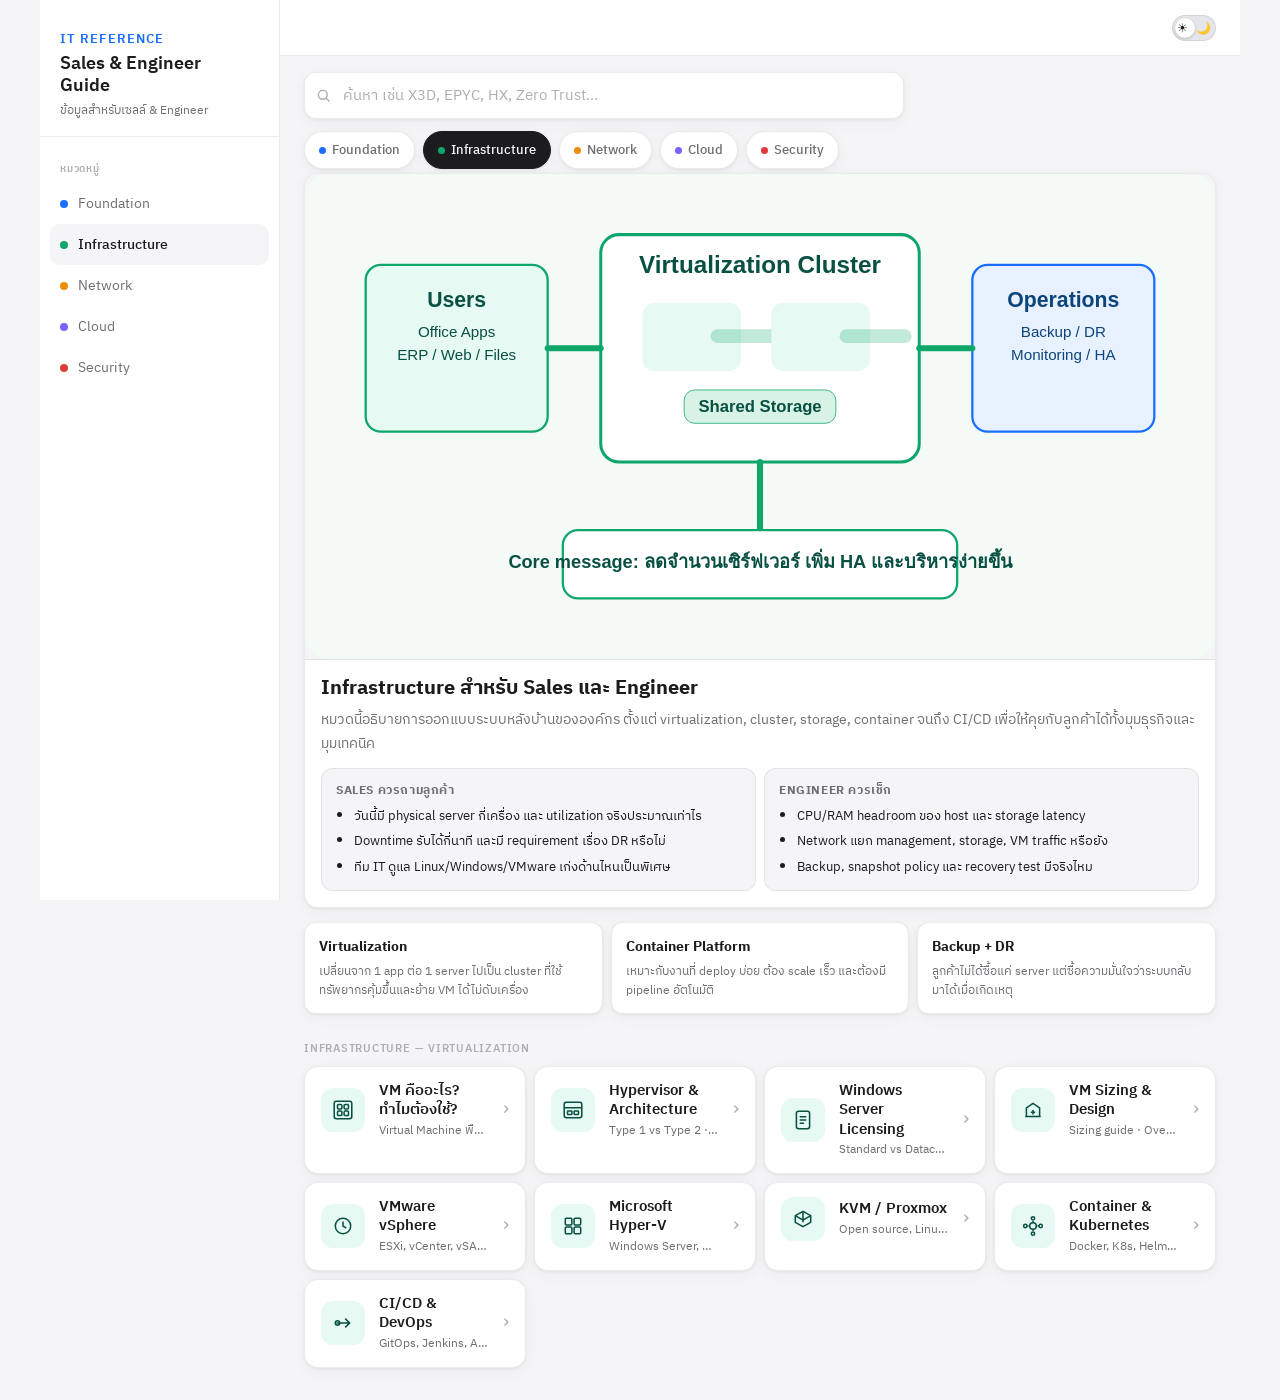
<file: infra.html>
<!DOCTYPE html>
<html lang="th" data-theme="light">
<head>
<meta charset="UTF-8">
<meta name="viewport" content="width=device-width, initial-scale=1.0, viewport-fit=cover">
<meta name="apple-mobile-web-app-capable" content="yes">
<meta name="apple-mobile-web-app-status-bar-style" content="default">
<title>IT Reference — Sales & Engineer Guide</title>
<link rel="preconnect" href="https://fonts.googleapis.com">
<link href="https://fonts.googleapis.com/css2?family=IBM+Plex+Sans+Thai:wght@300;400;500;600&family=IBM+Plex+Mono:wght@400;500&display=swap" rel="stylesheet">
<link rel="stylesheet" href="assets/css/styles.css">
</head>
<body data-default-page="infra">

<div class="app-wrapper">
  <!-- SIDEBAR (desktop only) -->
  <aside class="sidebar" id="sidebar">
    <div class="sidebar-header">
      <div class="sidebar-logo">IT Reference</div>
      <div class="sidebar-title">Sales & Engineer<br>Guide</div>
      <div class="sidebar-sub">ข้อมูลสำหรับเซลล์ & Engineer</div>
    </div>
    <nav class="sidebar-nav">
      <div class="sidebar-section">หมวดหมู่</div>
      <div class="sidebar-item active" onclick="setPageDesktop('found',this)">
        <span class="sidebar-dot" style="background:#1A6EFF"></span>Foundation
      </div>
      <div class="sidebar-item" onclick="setPageDesktop('infra',this)">
        <span class="sidebar-dot" style="background:#0FA66B"></span>Infrastructure
      </div>
      <div class="sidebar-item" onclick="setPageDesktop('net',this)">
        <span class="sidebar-dot" style="background:#F08C00"></span>Network
      </div>
      <div class="sidebar-item" onclick="setPageDesktop('cloud',this)">
        <span class="sidebar-dot" style="background:#7B61FF"></span>Cloud
      </div>
      <div class="sidebar-item" onclick="setPageDesktop('sec',this)">
        <span class="sidebar-dot" style="background:#E03B3B"></span>Security
      </div>
    </nav>
  </aside>

  <!-- MAIN CONTENT -->
  <div class="main-content" id="main-content">
    <!-- TOP BAR -->
    <header class="topbar" id="topbar">
      <button class="back-btn" id="back-btn" onclick="showMain()" style="display:none">
        <svg width="16" height="16" viewBox="0 0 20 20" fill="none" stroke="currentColor" stroke-width="2"><path d="M12 4l-6 6 6 6" stroke-linecap="round" stroke-linejoin="round"/></svg>
        กลับ
      </button>
      <div class="topbar-brand" id="topbar-brand">
        <div class="topbar-title">IT Reference</div>
        <div class="topbar-sub">Sales & Engineer Guide</div>
      </div>
      <div style="flex:1"></div>
      <div class="theme-toggle" id="theme-toggle" onclick="toggleTheme()" title="Toggle dark/light mode">
        <span class="theme-icon icon-sun">☀️</span>
        <span class="theme-icon icon-moon">🌙</span>
      </div>
    </header>

    <!-- SEARCH -->
    <div id="main-view">
      <div class="search-wrap">
        <div class="search-bar">
          <svg class="search-icon" width="16" height="16" viewBox="0 0 20 20" fill="none" stroke="currentColor" stroke-width="1.8"><circle cx="8.5" cy="8.5" r="5.5"/><path d="M13 13l3.5 3.5" stroke-linecap="round"/></svg>
          <input class="search-input" id="srch" type="text" placeholder="ค้นหา เช่น X3D, EPYC, HX, Zero Trust..." oninput="doSearch(this.value)" autocomplete="off" autocorrect="off" spellcheck="false">
          <button class="search-clear" id="search-clear" onclick="clearSearch()">✕</button>
        </div>
      </div>

      <!-- Search Results -->
      <div id="search-results-wrap" style="display:none">
        <div class="section-label">ผลการค้นหา</div>
        <div class="card-grid" id="search-results"></div>
      </div>

      <!-- Browse -->
      <div id="browse-wrap">
        <!-- Category Chips -->
        <div class="cat-strip" id="cat-chips">
          <div class="cat-chip active" onclick="setPage('found',this)">
            <span class="cat-dot" style="background:#1A6EFF"></span>Foundation
          </div>
          <div class="cat-chip" onclick="setPage('infra',this)">
            <span class="cat-dot" style="background:#0FA66B"></span>Infrastructure
          </div>
          <div class="cat-chip" onclick="setPage('net',this)">
            <span class="cat-dot" style="background:#F08C00"></span>Network
          </div>
          <div class="cat-chip" onclick="setPage('cloud',this)">
            <span class="cat-dot" style="background:#7B61FF"></span>Cloud
          </div>
          <div class="cat-chip" onclick="setPage('sec',this)">
            <span class="cat-dot" style="background:#E03B3B"></span>Security
          </div>
        </div>

        <!-- FOUNDATION PAGE -->
        <div id="page-found" class="page active page-pad">
          <div class="section-label">Foundation — Hardware</div>
          <div class="card-grid">
            <div class="card" onclick="openCat('cpu')">
              <div class="card-row">
                <div class="card-icon" style="background:var(--intel-bg)">
                  <svg viewBox="0 0 20 20" fill="none" stroke="var(--intel-text)" stroke-width="1.4"><rect x="4" y="4" width="12" height="12" rx="2"/><rect x="7" y="7" width="6" height="6" rx="1"/><path d="M7 2v2M10 2v2M13 2v2M7 16v2M10 16v2M13 16v2M2 7h2M2 10h2M2 13h2M16 7h2M16 10h2M16 13h2"/></svg>
                </div>
                <div class="card-info">
                  <div class="card-title">CPU</div>
                  <div class="card-desc">Intel Xeon, Core Ultra · AMD EPYC, Ryzen</div>
                </div>
                <div class="card-chevron">›</div>
              </div>
            </div>
            <div class="card" onclick="openSheet('mb-main')">
              <div class="card-row">
                <div class="card-icon" style="background:var(--amber-bg)">
                  <svg viewBox="0 0 20 20" fill="none" stroke="var(--amber-text)" stroke-width="1.4"><rect x="2" y="2" width="16" height="16" rx="2"/><rect x="5" y="5" width="4" height="3" rx="1"/><rect x="11" y="5" width="4" height="3" rx="1"/><rect x="5" y="11" width="3" height="2" rx=".5"/><rect x="9" y="11" width="3" height="2" rx=".5"/><rect x="13" y="11" width="2" height="2" rx=".5"/><path d="M5 14h10M2 8h3M2 12h3M15 8h3"/></svg>
                </div>
                <div class="card-info">
                  <div class="card-title">Mainboard / Motherboard</div>
                  <div class="card-desc">Chipset · Socket · Form factor · Desktop · Server · Brand</div>
                </div>
                <div class="card-chevron">›</div>
              </div>
            </div>
            <div class="card" onclick="openSheet('ram-main')">
              <div class="card-row">
                <div class="card-icon" style="background:var(--green-bg)">
                  <svg viewBox="0 0 20 20" fill="none" stroke="var(--green-text)" stroke-width="1.4"><rect x="2" y="6" width="16" height="8" rx="2"/><path d="M6 6V4M10 6V4M14 6V4M6 14v2M10 14v2M14 14v2"/><rect x="5" y="9" width="2" height="2" rx=".5"/><rect x="9" y="9" width="2" height="2" rx=".5"/><rect x="13" y="9" width="2" height="2" rx=".5"/></svg>
                </div>
                <div class="card-info">
                  <div class="card-title">RAM / Memory</div>
                  <div class="card-desc">DDR5, ECC RDIMM, SO-DIMM, HBM3e</div>
                </div>
                <div class="card-chevron">›</div>
              </div>
            </div>
            <div class="card" onclick="openSheet('storage-main')">
              <div class="card-row">
                <div class="card-icon" style="background:var(--amber-bg)">
                  <svg viewBox="0 0 20 20" fill="none" stroke="var(--amber-text)" stroke-width="1.4"><ellipse cx="10" cy="6" rx="7" ry="3"/><path d="M3 6v4c0 1.66 3.13 3 7 3s7-1.34 7-3V6"/><path d="M3 10v4c0 1.66 3.13 3 7 3s7-1.34 7-3v-4"/></svg>
                </div>
                <div class="card-info">
                  <div class="card-title">Storage</div>
                  <div class="card-desc">NVMe PCIe 5, SSD, HDD, SAN, NAS, Tape</div>
                </div>
                <div class="card-chevron">›</div>
              </div>
            </div>
            <div class="card" onclick="openSheet('gpu-main')">
              <div class="card-row">
                <div class="card-icon" style="background:#FBEAF0">
                  <svg viewBox="0 0 20 20" fill="none" stroke="#C0447A" stroke-width="1.4"><rect x="2" y="5" width="16" height="10" rx="2"/><path d="M6 8h8M6 12h8"/><circle cx="5" cy="10" r="1"/><circle cx="15" cy="10" r="1"/></svg>
                </div>
                <div class="card-info">
                  <div class="card-title">GPU</div>
                  <div class="card-desc">AI/HPC · Workstation · Gaming · iGPU</div>
                </div>
                <div class="card-chevron">›</div>
              </div>
            </div>
            <div class="card" onclick="openSheet('psu-main')">
              <div class="card-row">
                <div class="card-icon" style="background:var(--amber-bg)">
                  <svg viewBox="0 0 20 20" fill="none" stroke="var(--amber-text)" stroke-width="1.4"><path d="M11 2L4 11h6l-1 7 7-9h-6z" stroke-linecap="round" stroke-linejoin="round"/></svg>
                </div>
                <div class="card-info">
                  <div class="card-title">PSU & Power</div>
                  <div class="card-desc">80Plus, ATX 3.0, Server Power</div>
                </div>
                <div class="card-chevron">›</div>
              </div>
            </div>
            <div class="card" onclick="openSheet('cooling-main')">
              <div class="card-row">
                <div class="card-icon" style="background:var(--intel-bg)">
                  <svg viewBox="0 0 20 20" fill="none" stroke="var(--intel-text)" stroke-width="1.4"><circle cx="10" cy="10" r="3"/><path d="M10 2v3M10 15v3M2 10h3M15 10h3M4.2 4.2l2.1 2.1M13.7 13.7l2.1 2.1M4.2 15.8l2.1-2.1M13.7 6.3l2.1-2.1"/></svg>
                </div>
                <div class="card-info">
                  <div class="card-title">Cooling</div>
                  <div class="card-desc">Air Cooler, AIO, Custom Loop, Server</div>
                </div>
                <div class="card-chevron">›</div>
              </div>
            </div>
            <div class="card" onclick="openSheet('ups-main')">
              <div class="card-row">
                <div class="card-icon" style="background:var(--green-bg)">
                  <svg viewBox="0 0 20 20" fill="none" stroke="var(--green-text)" stroke-width="1.4"><rect x="3" y="7" width="14" height="9" rx="2"/><path d="M7 7V5a3 3 0 016 0v2"/><path d="M10 11v2"/><circle cx="10" cy="10" r="1.2" fill="var(--green-text)"/></svg>
                </div>
                <div class="card-info">
                  <div class="card-title">UPS & Power Protection</div>
                  <div class="card-desc">Online/Offline/Line-interactive · VA sizing · Runtime</div>
                </div>
                <div class="card-chevron">›</div>
              </div>
            </div>
            <div class="card" onclick="openSheet('ports-main')">
              <div class="card-row">
                <div class="card-icon" style="background:var(--amber-bg)">
                  <svg viewBox="0 0 20 20" fill="none" stroke="var(--amber-text)" stroke-width="1.4"><rect x="2" y="6" width="6" height="4" rx="1"/><rect x="12" y="6" width="6" height="4" rx="1"/><rect x="7" y="9" width="6" height="6" rx="1"/><path d="M5 10v4M15 10v4M10 9V6"/></svg>
                </div>
                <div class="card-info">
                  <div class="card-title">Ports & Connectors</div>
                  <div class="card-desc">USB, PCIe, Thunderbolt, Video, Network, Server</div>
                </div>
                <div class="card-chevron">›</div>
              </div>
            </div>
          </div>

          <div class="section-label">Foundation — End-user Devices</div>
          <div class="card-grid">
            <div class="card" onclick="openSheet('pc-types')">
              <div class="card-row">
                <div class="card-icon" style="background:var(--intel-bg)">
                  <svg viewBox="0 0 20 20" fill="none" stroke="var(--intel-text)" stroke-width="1.4"><rect x="2" y="3" width="16" height="11" rx="2"/><path d="M6 18h8M10 14v4"/><rect x="6" y="6" width="8" height="5" rx="1"/></svg>
                </div>
                <div class="card-info">
                  <div class="card-title">Desktop PC ประเภทต่างๆ</div>
                  <div class="card-desc">Tower · SFF · Mini PC · Micro PC · AIO · Workstation</div>
                </div>
                <div class="card-chevron">›</div>
              </div>
            </div>
            <div class="card" onclick="openSheet('notebook-types')">
              <div class="card-row">
                <div class="card-icon" style="background:var(--purple-bg)">
                  <svg viewBox="0 0 20 20" fill="none" stroke="var(--purple-text)" stroke-width="1.4"><rect x="2" y="3" width="16" height="12" rx="2"/><path d="M2 15h16"/><path d="M1 17h18" stroke-linecap="round"/><rect x="6" y="6" width="8" height="5" rx="1"/></svg>
                </div>
                <div class="card-info">
                  <div class="card-title">Notebook ประเภทต่างๆ</div>
                  <div class="card-desc">Ultrabook · Business · Gaming · Workstation · 2-in-1</div>
                </div>
                <div class="card-chevron">›</div>
              </div>
            </div>
          </div>
        </div>

        <!-- INFRASTRUCTURE PAGE -->
        <div id="page-infra" class="page page-pad">
          <div class="hero-panel"><img class="hero-media" src="assets/img/infra-overview.svg" alt="Infrastructure overview diagram"><div class="hero-body"><div class="hero-title">Infrastructure สำหรับ Sales และ Engineer</div><div class="hero-desc">หมวดนี้อธิบายการออกแบบระบบหลังบ้านขององค์กร ตั้งแต่ virtualization, cluster, storage, container จนถึง CI/CD เพื่อให้คุยกับลูกค้าได้ทั้งมุมธุรกิจและมุมเทคนิค</div><div class="hero-grid"><div class="hero-card"><h4>Sales ควรถามลูกค้า</h4><ul><li>วันนี้มี physical server กี่เครื่อง และ utilization จริงประมาณเท่าไร</li><li>Downtime รับได้กี่นาที และมี requirement เรื่อง DR หรือไม่</li><li>ทีม IT ดูแล Linux/Windows/VMware เก่งด้านไหนเป็นพิเศษ</li></ul></div><div class="hero-card"><h4>Engineer ควรเช็ก</h4><ul><li>CPU/RAM headroom ของ host และ storage latency</li><li>Network แยก management, storage, VM traffic หรือยัง</li><li>Backup, snapshot policy และ recovery test มีจริงไหม</li></ul></div></div></div></div><div class="topic-strip"><div class="topic-mini"><div class="topic-mini-title">Virtualization</div><div class="topic-mini-desc">เปลี่ยนจาก 1 app ต่อ 1 server ไปเป็น cluster ที่ใช้ทรัพยากรคุ้มขึ้นและย้าย VM ได้ไม่ดับเครื่อง</div></div><div class="topic-mini"><div class="topic-mini-title">Container Platform</div><div class="topic-mini-desc">เหมาะกับงานที่ deploy บ่อย ต้อง scale เร็ว และต้องมี pipeline อัตโนมัติ</div></div><div class="topic-mini"><div class="topic-mini-title">Backup + DR</div><div class="topic-mini-desc">ลูกค้าไม่ได้ซื้อแค่ server แต่ซื้อความมั่นใจว่าระบบกลับมาได้เมื่อเกิดเหตุ</div></div></div><div class="section-label">Infrastructure — Virtualization</div>
          <div class="card-grid">
            <div class="card" onclick="openSheet('vm-what')"><div class="card-row"><div class="card-icon" style="background:var(--green-bg)"><svg viewBox="0 0 20 20" fill="none" stroke="var(--green-text)" stroke-width="1.4"><rect x="2" y="2" width="16" height="16" rx="2"/><rect x="5" y="5" width="4" height="4" rx="1"/><rect x="11" y="5" width="4" height="4" rx="1"/><rect x="5" y="11" width="4" height="4" rx="1"/><rect x="11" y="11" width="4" height="4" rx="1"/></svg></div><div class="card-info"><div class="card-title">VM คืออะไร? ทำไมต้องใช้?</div><div class="card-desc">Virtual Machine พื้นฐาน · ประโยชน์ · ใช้ในองค์กรอย่างไร</div></div><div class="card-chevron">›</div></div></div>
            <div class="card" onclick="openSheet('vm-concept')"><div class="card-row"><div class="card-icon" style="background:var(--green-bg)"><svg viewBox="0 0 20 20" fill="none" stroke="var(--green-text)" stroke-width="1.4"><rect x="2" y="3" width="16" height="14" rx="2"/><path d="M2 8h16"/><rect x="5" y="11" width="4" height="3" rx=".5"/><rect x="11" y="11" width="4" height="3" rx=".5"/></svg></div><div class="card-info"><div class="card-title">Hypervisor & Architecture</div><div class="card-desc">Type 1 vs Type 2 · vCPU · vRAM · vDisk</div></div><div class="card-chevron">›</div></div></div>
            <div class="card" onclick="openSheet('vm-license')"><div class="card-row"><div class="card-icon" style="background:var(--green-bg)"><svg viewBox="0 0 20 20" fill="none" stroke="var(--green-text)" stroke-width="1.4"><rect x="4" y="2" width="12" height="16" rx="2"/><path d="M7 7h6M7 10h6M7 13h4"/></svg></div><div class="card-info"><div class="card-title">Windows Server Licensing</div><div class="card-desc">Standard vs Datacenter · CAL · Core · CSP</div></div><div class="card-chevron">›</div></div></div>
            <div class="card" onclick="openSheet('vm-sizing')"><div class="card-row"><div class="card-icon" style="background:var(--green-bg)"><svg viewBox="0 0 20 20" fill="none" stroke="var(--green-text)" stroke-width="1.4"><path d="M4 16V8l6-4 6 4v8"/><path d="M8 12h4M10 10v4"/><path d="M3 16h14"/></svg></div><div class="card-info"><div class="card-title">VM Sizing & Design</div><div class="card-desc">Sizing guide · Overcommit · HA design</div></div><div class="card-chevron">›</div></div></div>
            <div class="card" onclick="openSheet('vmware')"><div class="card-row"><div class="card-icon" style="background:var(--green-bg)"><svg viewBox="0 0 20 20" fill="none" stroke="var(--green-text)" stroke-width="1.4"><circle cx="10" cy="10" r="7"/><path d="M10 6v4l3 2"/></svg></div><div class="card-info"><div class="card-title">VMware vSphere</div><div class="card-desc">ESXi, vCenter, vSAN, NSX-T, vMotion</div></div><div class="card-chevron">›</div></div></div>
            <div class="card" onclick="openSheet('hyperv')"><div class="card-row"><div class="card-icon" style="background:var(--green-bg)"><svg viewBox="0 0 20 20" fill="none" stroke="var(--green-text)" stroke-width="1.4"><rect x="3" y="3" width="6" height="6" rx="1"/><rect x="11" y="3" width="6" height="6" rx="1"/><rect x="3" y="11" width="6" height="6" rx="1"/><rect x="11" y="11" width="6" height="6" rx="1"/></svg></div><div class="card-info"><div class="card-title">Microsoft Hyper-V</div><div class="card-desc">Windows Server, Azure Stack HCI, S2D</div></div><div class="card-chevron">›</div></div></div>
            <div class="card" onclick="openSheet('kvm')"><div class="card-row"><div class="card-icon" style="background:var(--green-bg)"><svg viewBox="0 0 20 20" fill="none" stroke="var(--green-text)" stroke-width="1.4"><path d="M10 3L17 7v6l-7 4-7-4V7z"/><path d="M10 3v10M3 7l7 4 7-4"/></svg></div><div class="card-info"><div class="card-title">KVM / Proxmox</div><div class="card-desc">Open source, Linux native, Ceph</div></div><div class="card-chevron">›</div></div></div>
            <div class="card" onclick="openSheet('k8s')"><div class="card-row"><div class="card-icon" style="background:var(--green-bg)"><svg viewBox="0 0 20 20" fill="none" stroke="var(--green-text)" stroke-width="1.4"><circle cx="10" cy="10" r="3"/><circle cx="10" cy="3" r="1.5"/><circle cx="10" cy="17" r="1.5"/><circle cx="3" cy="10" r="1.5"/><circle cx="17" cy="10" r="1.5"/><path d="M10 5.5v1.5M10 13v1.5M4.5 10h1.5M14 10h1.5"/></svg></div><div class="card-info"><div class="card-title">Container & Kubernetes</div><div class="card-desc">Docker, K8s, Helm, EKS/AKS/GKE</div></div><div class="card-chevron">›</div></div></div>
            <div class="card" onclick="openSheet('cicd')"><div class="card-row"><div class="card-icon" style="background:var(--green-bg)"><svg viewBox="0 0 20 20" fill="none" stroke="var(--green-text)" stroke-width="1.4"><path d="M4 10h12M12 6l4 4-4 4"/><circle cx="5" cy="10" r="2"/></svg></div><div class="card-info"><div class="card-title">CI/CD & DevOps</div><div class="card-desc">GitOps, Jenkins, ArgoCD, GitHub Actions</div></div><div class="card-chevron">›</div></div></div>
          </div>
        </div>

        <!-- NETWORK PAGE -->
        <div id="page-net" class="page page-pad">
          <div class="section-label">Network</div>
          <div class="card-grid">
            <div class="card" onclick="openSheet('osi')"><div class="card-row"><div class="card-icon" style="background:var(--amber-bg)"><svg viewBox="0 0 20 20" fill="none" stroke="var(--amber-text)" stroke-width="1.4"><rect x="2" y="3" width="16" height="2" rx="1"/><rect x="2" y="7" width="16" height="2" rx="1"/><rect x="2" y="11" width="16" height="2" rx="1"/><rect x="2" y="15" width="16" height="2" rx="1"/></svg></div><div class="card-info"><div class="card-title">OSI 7 Layers</div><div class="card-desc">L1–L7 reference model, protocols</div></div><div class="card-chevron">›</div></div></div>
            <div class="card" onclick="openSheet('l2')"><div class="card-row"><div class="card-icon" style="background:var(--amber-bg)"><svg viewBox="0 0 20 20" fill="none" stroke="var(--amber-text)" stroke-width="1.4"><rect x="3" y="7" width="14" height="6" rx="2"/><circle cx="7" cy="10" r="1"/><circle cx="10" cy="10" r="1"/><circle cx="13" cy="10" r="1"/><path d="M7 7V5M10 7V5M13 7V5M7 13v2M10 13v2M13 13v2"/></svg></div><div class="card-info"><div class="card-title">L2 — Switching</div><div class="card-desc">MAC, VLAN 802.1Q, STP, LACP</div></div><div class="card-chevron">›</div></div></div>
            <div class="card" onclick="openSheet('l3')"><div class="card-row"><div class="card-icon" style="background:var(--amber-bg)"><svg viewBox="0 0 20 20" fill="none" stroke="var(--amber-text)" stroke-width="1.4"><circle cx="10" cy="5" r="2"/><circle cx="4" cy="15" r="2"/><circle cx="16" cy="15" r="2"/><path d="M10 7l-6 6M10 7l6 6M4 15h12" stroke-linecap="round"/></svg></div><div class="card-info"><div class="card-title">L3 — Routing</div><div class="card-desc">IP, OSPF, BGP, VRF, CIDR</div></div><div class="card-chevron">›</div></div></div>
            <div class="card" onclick="openSheet('l4lb')"><div class="card-row"><div class="card-icon" style="background:var(--amber-bg)"><svg viewBox="0 0 20 20" fill="none" stroke="var(--amber-text)" stroke-width="1.4"><path d="M10 3v14M3 10l7-7 7 7"/><path d="M6 14h8" stroke-linecap="round"/></svg></div><div class="card-info"><div class="card-title">L4 / Load Balancer</div><div class="card-desc">TCP/UDP, L4 vs L7 LB, SSL offload</div></div><div class="card-chevron">›</div></div></div>
            <div class="card" onclick="openSheet('sdwan')"><div class="card-row"><div class="card-icon" style="background:var(--amber-bg)"><svg viewBox="0 0 20 20" fill="none" stroke="var(--amber-text)" stroke-width="1.4"><circle cx="10" cy="10" r="7"/><path d="M3 10h14M10 3c-2.5 2-4 4.3-4 7s1.5 5 4 7M10 3c2.5 2 4 4.3 4 7s-1.5 5-4 7"/></svg></div><div class="card-info"><div class="card-title">SD-WAN / SASE</div><div class="card-desc">Overlay WAN, Zero Trust, MPLS</div></div><div class="card-chevron">›</div></div></div>
            <div class="card" onclick="openSheet('wifi6')"><div class="card-row"><div class="card-icon" style="background:var(--amber-bg)"><svg viewBox="0 0 20 20" fill="none" stroke="var(--amber-text)" stroke-width="1.4"><path d="M2 8c4.4-4 11.6-4 16 0M5 11c2.8-2.7 7.2-2.7 10 0M8 14c1.3-1.3 3.7-1.3 5 0"/><circle cx="10" cy="17" r="1"/></svg></div><div class="card-info"><div class="card-title">Wi-Fi 6/7 & Wireless</div><div class="card-desc">802.11ax, 802.11be, WPA3, MU-MIMO</div></div><div class="card-chevron">›</div></div></div>
          </div>
        </div>

        <!-- CLOUD PAGE -->
        <div id="page-cloud" class="page page-pad">
          <div class="section-label">Cloud</div>
          <div class="card-grid">
            <div class="card" onclick="openSheet('vpc')"><div class="card-row"><div class="card-icon" style="background:var(--purple-bg)"><svg viewBox="0 0 20 20" fill="none" stroke="var(--purple-text)" stroke-width="1.4"><rect x="2" y="4" width="16" height="12" rx="2"/><path d="M2 8h16M6 4v4M10 4v4M14 4v4"/></svg></div><div class="card-info"><div class="card-title">VPC & Subnet</div><div class="card-desc">Public/Private/Data tier, SG, NACL</div></div><div class="card-chevron">›</div></div></div>
            <div class="card" onclick="openSheet('cloudlb')"><div class="card-row"><div class="card-icon" style="background:var(--purple-bg)"><svg viewBox="0 0 20 20" fill="none" stroke="var(--purple-text)" stroke-width="1.4"><path d="M10 4v12M4 10h12"/><path d="M6 6l8 8M14 6l-8 8" opacity=".3"/></svg></div><div class="card-info"><div class="card-title">Cloud LB & CDN</div><div class="card-desc">ALB, NLB, CloudFront, WAF, DDoS</div></div><div class="card-chevron">›</div></div></div>
            <div class="card" onclick="openSheet('svcmodel')"><div class="card-row"><div class="card-icon" style="background:var(--purple-bg)"><svg viewBox="0 0 20 20" fill="none" stroke="var(--purple-text)" stroke-width="1.4"><path d="M4 16V8l6-4 6 4v8"/><path d="M8 16v-5h4v5"/></svg></div><div class="card-info"><div class="card-title">IaaS / PaaS / SaaS</div><div class="card-desc">Cloud service model เปรียบเทียบ</div></div><div class="card-chevron">›</div></div></div>
            <div class="card" onclick="openSheet('connectivity')"><div class="card-row"><div class="card-icon" style="background:var(--purple-bg)"><svg viewBox="0 0 20 20" fill="none" stroke="var(--purple-text)" stroke-width="1.4"><path d="M3 10c0-3.87 3.13-7 7-7s7 3.13 7 7-3.13 7-7 7-7-3.13-7-7z"/><path d="M3 10h14"/></svg></div><div class="card-info"><div class="card-title">Cloud Connectivity</div><div class="card-desc">Direct Connect, ExpressRoute, VPN</div></div><div class="card-chevron">›</div></div></div>
            <div class="card" onclick="openSheet('hadr')"><div class="card-row"><div class="card-icon" style="background:var(--purple-bg)"><svg viewBox="0 0 20 20" fill="none" stroke="var(--purple-text)" stroke-width="1.4"><path d="M10 3l2 4h4l-3 3 1 4-4-2-4 2 1-4-3-3h4z"/></svg></div><div class="card-info"><div class="card-title">HA & Disaster Recovery</div><div class="card-desc">RTO/RPO, Multi-AZ, Backup strategy</div></div><div class="card-chevron">›</div></div></div>
            <div class="card" onclick="openSheet('finops')"><div class="card-row"><div class="card-icon" style="background:var(--purple-bg)"><svg viewBox="0 0 20 20" fill="none" stroke="var(--purple-text)" stroke-width="1.4"><rect x="3" y="5" width="14" height="10" rx="2"/><path d="M3 9h14M7 9v6"/><circle cx="11" cy="12" r="1.5"/></svg></div><div class="card-info"><div class="card-title">FinOps & Cost</div><div class="card-desc">Reserved, Spot, Savings Plans, Tagging</div></div><div class="card-chevron">›</div></div></div>
          </div>
        </div>

        <!-- SECURITY PAGE -->
        <div id="page-sec" class="page page-pad">
          <div class="section-label">Security</div>
          <div class="card-grid">
            <div class="card" onclick="openSheet('ngfw')"><div class="card-row"><div class="card-icon" style="background:var(--amd-bg)"><svg viewBox="0 0 20 20" fill="none" stroke="var(--amd-text)" stroke-width="1.4"><path d="M10 2l7 3v6c0 4-3 7-7 8-4-1-7-4-7-8V5z"/><path d="M7 10l2 2 4-4"/></svg></div><div class="card-info"><div class="card-title">Firewall & Perimeter</div><div class="card-desc">NGFW, IPS/IDS, DMZ, DDoS</div></div><div class="card-chevron">›</div></div></div>
            <div class="card" onclick="openSheet('zerotrust')"><div class="card-row"><div class="card-icon" style="background:var(--amd-bg)"><svg viewBox="0 0 20 20" fill="none" stroke="var(--amd-text)" stroke-width="1.4"><circle cx="10" cy="8" r="3"/><path d="M4 18c0-3.31 2.69-6 6-6s6 2.69 6 6"/><path d="M16 4l1.5 1.5M18 8h-2"/></svg></div><div class="card-info"><div class="card-title">Zero Trust & IAM</div><div class="card-desc">MFA, PAM, SSO, Micro-segmentation</div></div><div class="card-chevron">›</div></div></div>
            <div class="card" onclick="openSheet('edr')"><div class="card-row"><div class="card-icon" style="background:var(--amd-bg)"><svg viewBox="0 0 20 20" fill="none" stroke="var(--amd-text)" stroke-width="1.4"><rect x="3" y="4" width="14" height="10" rx="2"/><path d="M3 14l4-4 3 3 2-2 4 4"/></svg></div><div class="card-info"><div class="card-title">EDR / XDR</div><div class="card-desc">CrowdStrike, SentinelOne, Defender XDR</div></div><div class="card-chevron">›</div></div></div>
            <div class="card" onclick="openSheet('soc')"><div class="card-row"><div class="card-icon" style="background:var(--amd-bg)"><svg viewBox="0 0 20 20" fill="none" stroke="var(--amd-text)" stroke-width="1.4"><rect x="2" y="3" width="16" height="11" rx="2"/><path d="M6 18h8M10 14v4"/><path d="M5 7h10M5 10h6"/></svg></div><div class="card-info"><div class="card-title">SIEM & SOC</div><div class="card-desc">Splunk, Sentinel, SOAR, MTTD/MTTR</div></div><div class="card-chevron">›</div></div></div>
            <div class="card" onclick="openSheet('compliance')"><div class="card-row"><div class="card-icon" style="background:var(--amd-bg)"><svg viewBox="0 0 20 20" fill="none" stroke="var(--amd-text)" stroke-width="1.4"><rect x="5" y="2" width="10" height="14" rx="2"/><path d="M8 7h4M8 10h4M8 13h2"/><path d="M3 6v13h14"/></svg></div><div class="card-info"><div class="card-title">Compliance & Standards</div><div class="card-desc">PDPA, ISO 27001, PCI DSS, NIST</div></div><div class="card-chevron">›</div></div></div>
            <div class="card" onclick="openSheet('backup')"><div class="card-row"><div class="card-icon" style="background:var(--amd-bg)"><svg viewBox="0 0 20 20" fill="none" stroke="var(--amd-text)" stroke-width="1.4"><path d="M10 3v9m-4-4l4 4 4-4"/><path d="M3 14v2a1 1 0 001 1h12a1 1 0 001-1v-2"/></svg></div><div class="card-info"><div class="card-title">Backup & Recovery</div><div class="card-desc">3-2-1 rule, Veeam, Immutable backup</div></div><div class="card-chevron">›</div></div></div>
          </div>
        </div>
      </div><!-- /browse-wrap -->
    </div><!-- /main-view -->

    <!-- CPU VIEW -->
    <div id="cpu-view" style="display:none" class="page-pad">
      <div class="brand-row">
        <div class="brand-btn intel" id="cpu-bi" onclick="setCpuBrand('intel')">⚡ Intel</div>
        <div class="brand-btn" id="cpu-ba" onclick="setCpuBrand('amd')">🔥 AMD</div>
      </div>

      <!-- Intel -->
      <div id="cpu-intel-view">
        <div class="seg-row">
          <div class="seg-btn active" id="isg-nb" onclick="setCpuSeg('i','nb')">Notebook</div>
          <div class="seg-btn" id="isg-pc" onclick="setCpuSeg('i','pc')">Desktop</div>
          <div class="seg-btn" id="isg-sv" onclick="setCpuSeg('i','sv')">Server (Xeon)</div>
        </div>
        <div id="i-nb-view">
          <div class="ex-box">
            <div class="ex-label">อ่านชื่อ: Intel Core Ultra 7 258V</div>
            <div class="seg-anatomy">
              <div class="anat-item"><span class="anat-val c-intel">Ultra 7</span><span class="anat-lbl l-tier">Tier</span></div>
              <div class="anat-item"><span class="anat-val">2</span><span class="anat-lbl l-gen">Gen</span></div>
              <div class="anat-item"><span class="anat-val">58</span><span class="anat-lbl l-sku">SKU</span></div>
              <div class="anat-item"><span class="anat-val">V</span><span class="anat-lbl l-sfx">Suffix</span></div>
            </div>
          </div>
          <div class="section-label">Tier</div>
          <div class="table-wrap"><table><tr><th>Tier</th><th>ความหมาย</th><th></th></tr>
            <tr><td><span class="bx" style="background:var(--intel-bg);color:var(--intel-text)">Core Ultra 9</span></td><td>สูงสุด Creator/AI</td><td><span class="info-btn" onclick="openPuById('inu9')">i</span></td></tr>
            <tr><td><span class="bx" style="background:var(--intel-bg);color:var(--intel-text)">Core Ultra 7</span></td><td>High-end สมดุล</td><td><span class="info-btn" onclick="openPuById('inu7')">i</span></td></tr>
            <tr><td><span class="bx" style="background:var(--intel-bg);color:var(--intel-text)">Core Ultra 5</span></td><td>Mid-range คุ้มค่า</td><td><span class="info-btn" onclick="openPuById('inu5')">i</span></td></tr>
            <tr><td><span class="bx" style="background:var(--badge-neutral);color:var(--badge-neutral-text)">Core i9/i7/i5</span></td><td>Gen 12–14 เก่า</td><td><span class="info-btn" onclick="openPuById('inold')">i</span></td></tr>
          </table></div>
          <div class="section-label" style="margin-top:4px">Suffix — Mobile</div>
          <div class="table-wrap"><table><tr><th>Suffix</th><th>ความหมาย</th><th>TDP</th><th></th></tr>
            <tr><td><span class="bx l-sfx">HX</span></td><td>Highest perf</td><td>55W+</td><td><span class="info-btn" onclick="openPuById('in_hx')">i</span></td></tr>
            <tr><td><span class="bx l-sfx">H</span></td><td>High perf Gaming</td><td>45W</td><td><span class="info-btn" onclick="openPuById('in_h')">i</span></td></tr>
            <tr><td><span class="bx l-sfx">P</span></td><td>Perf+ประหยัด Slim</td><td>28W</td><td><span class="info-btn" onclick="openPuById('in_p')">i</span></td></tr>
            <tr><td><span class="bx l-sfx">U</span></td><td>Ultra-low power</td><td>15W</td><td><span class="info-btn" onclick="openPuById('in_u')">i</span></td></tr>
            <tr><td><span class="bx l-sfx">V</span></td><td>AI PC NPU 48 TOPS</td><td>17W</td><td><span class="info-btn" onclick="openPuById('in_v')">i</span></td></tr>
            <tr><td><span class="bx l-sfx">Y</span></td><td>Fanless Tablet</td><td>9W</td><td><span class="info-btn" onclick="openPuById('in_y')">i</span></td></tr>
          </table></div>
          <div class="note-box">Gen: i-series เลขหลักพัน (14xxx=Gen14) / Core Ultra เลขหลักร้อย (258V=Gen2) — Arrow Lake 2024</div>
        </div>
        <div id="i-pc-view" style="display:none">
          <div class="ex-box">
            <div class="ex-label">อ่านชื่อ: Intel Core Ultra 9 285K</div>
            <div class="seg-anatomy">
              <div class="anat-item"><span class="anat-val c-intel">Ultra 9</span><span class="anat-lbl l-tier">Tier</span></div>
              <div class="anat-item"><span class="anat-val">2</span><span class="anat-lbl l-gen">Gen</span></div>
              <div class="anat-item"><span class="anat-val">85</span><span class="anat-lbl l-sku">SKU</span></div>
              <div class="anat-item"><span class="anat-val">K</span><span class="anat-lbl l-sfx">Suffix</span></div>
            </div>
          </div>
          <div class="section-label">Tier</div>
          <div class="table-wrap"><table><tr><th>Tier</th><th>ความหมาย</th><th></th></tr>
            <tr><td><span class="bx" style="background:var(--intel-bg);color:var(--intel-text)">Core Ultra 9</span></td><td>ท็อป core/thread</td><td><span class="info-btn" onclick="openPuById('idu9')">i</span></td></tr>
            <tr><td><span class="bx" style="background:var(--intel-bg);color:var(--intel-text)">Core Ultra 7</span></td><td>High-end คุ้มค่า</td><td><span class="info-btn" onclick="openPuById('idu7')">i</span></td></tr>
            <tr><td><span class="bx" style="background:var(--intel-bg);color:var(--intel-text)">Core Ultra 5</span></td><td>Mid-range ดีสุด</td><td><span class="info-btn" onclick="openPuById('idu5')">i</span></td></tr>
            <tr><td><span class="bx" style="background:var(--badge-neutral);color:var(--badge-neutral-text)">Core i9/i7/i5/i3</span></td><td>LGA1700 รุ่นเก่า</td><td><span class="info-btn" onclick="openPuById('idold')">i</span></td></tr>
          </table></div>
          <div class="section-label" style="margin-top:4px">Suffix — Desktop</div>
          <div class="table-wrap"><table><tr><th>Suffix</th><th>ความหมาย</th><th>เหมาะกับ</th><th></th></tr>
            <tr><td><span class="bx l-sfx">K</span></td><td>Unlocked OC ได้</td><td>Z-MB เท่านั้น</td><td><span class="info-btn" onclick="openPuById('id_k')">i</span></td></tr>
            <tr><td><span class="bx l-sfx">KF</span></td><td>Unlocked ไม่มี iGPU</td><td>ใช้คู่ dGPU</td><td><span class="info-btn" onclick="openPuById('id_kf')">i</span></td></tr>
            <tr><td><span class="bx l-sfx">F</span></td><td>ไม่มี iGPU ล็อก clock</td><td>Budget+dGPU</td><td><span class="info-btn" onclick="openPuById('id_f')">i</span></td></tr>
            <tr><td><span class="bx l-sfx">T</span></td><td>Low power 35W</td><td>Mini PC/NAS</td><td><span class="info-btn" onclick="openPuById('id_t')">i</span></td></tr>
            <tr><td><span class="bx" style="background:var(--badge-neutral);color:var(--badge-neutral-text)">(ไม่มี)</span></td><td>มาตรฐาน มี iGPU</td><td>ทั่วไป</td><td><span class="info-btn" onclick="openPuById('id_std')">i</span></td></tr>
          </table></div>
          <div class="note-box">Arrow Lake Core Ultra = LGA1851 · Gen 12–14 = LGA1700 — ต้องตรวจ socket ก่อนเสมอ</div>
        </div>
        <div id="i-sv-view" style="display:none">
          <div class="ex-box">
            <div class="ex-label">อ่านชื่อ: Intel Xeon Gold 6538Y+</div>
            <div class="seg-anatomy">
              <div class="anat-item"><span class="anat-val c-intel">Gold</span><span class="anat-lbl l-tier">Tier</span></div>
              <div class="anat-item"><span class="anat-val">6</span><span class="anat-lbl l-gen">Gen</span></div>
              <div class="anat-item"><span class="anat-val">538</span><span class="anat-lbl l-sku">SKU</span></div>
              <div class="anat-item"><span class="anat-val">Y+</span><span class="anat-lbl l-sfx">Suffix</span></div>
            </div>
          </div>
          <div class="section-label">Tier</div>
          <div class="table-wrap"><table><tr><th>Tier</th><th>Socket</th><th>เหมาะกับ</th><th></th></tr>
            <tr><td><span class="bx" style="background:var(--amber-bg);color:var(--amber-text)">Platinum</span></td><td>8P</td><td>Cloud/HPC/Mission Critical</td><td><span class="info-btn" onclick="openPuById('ispt')">i</span></td></tr>
            <tr><td><span class="bx" style="background:var(--intel-bg);color:var(--intel-text)">Gold</span></td><td>2P</td><td>DB/VM/ERP</td><td><span class="info-btn" onclick="openPuById('isgd')">i</span></td></tr>
            <tr><td><span class="bx" style="background:var(--green-bg);color:var(--green-text)">Silver</span></td><td>2P</td><td>SMB/File Server</td><td><span class="info-btn" onclick="openPuById('issv')">i</span></td></tr>
            <tr><td><span class="bx" style="background:var(--badge-neutral);color:var(--badge-neutral-text)">Bronze</span></td><td>2P</td><td>Entry Server</td><td><span class="info-btn" onclick="openPuById('isbz')">i</span></td></tr>
            <tr><td><span class="bx" style="background:var(--amd-bg);color:var(--amd-text)">W9/W7</span></td><td>WS</td><td>VFX/AI Workstation</td><td><span class="info-btn" onclick="openPuById('isw')">i</span></td></tr>
          </table></div>
          <div class="note-box">4xxx=Sapphire Rapids · 6xxx=Granite Rapids — ECC RAM จำเป็นทุกรุ่น</div>
        </div>
      </div>

      <!-- AMD -->
      <div id="cpu-amd-view" style="display:none">
        <div class="seg-row">
          <div class="seg-btn active" id="asg-nb" onclick="setCpuSeg('a','nb')">Notebook</div>
          <div class="seg-btn" id="asg-pc" onclick="setCpuSeg('a','pc')">Desktop</div>
          <div class="seg-btn" id="asg-sv" onclick="setCpuSeg('a','sv')">Server (EPYC)</div>
        </div>
        <div id="a-nb-view">
          <div class="ex-box">
            <div class="ex-label">อ่านชื่อ: AMD Ryzen AI 9 HX 375 / Ryzen 7 8845HS</div>
            <div class="seg-anatomy">
              <div class="anat-item"><span class="anat-val c-amd">Ryzen AI 9</span><span class="anat-lbl l-amd-s">Series</span></div>
              <div class="anat-item"><span class="anat-val">HX</span><span class="anat-lbl l-amd-sg">Class</span></div>
              <div class="anat-item"><span class="anat-val">375</span><span class="anat-lbl l-sku">SKU</span></div>
            </div>
          </div>
          <div class="section-label">Series — AMD Notebook</div>
          <div class="table-wrap"><table><tr><th>Series</th><th>คำอธิบาย</th><th></th></tr>
            <tr><td><span class="bx" style="background:var(--amd-bg);color:var(--amd-text)">Ryzen AI 9 HX</span></td><td>NPU 50 TOPS — Copilot+</td><td><span class="info-btn" onclick="openPuById('anai9')">i</span></td></tr>
            <tr><td><span class="bx" style="background:var(--amd-bg);color:var(--amd-text)">Ryzen 9</span></td><td>ท็อป perf หนัก</td><td><span class="info-btn" onclick="openPuById('an9')">i</span></td></tr>
            <tr><td><span class="bx" style="background:var(--amd-bg);color:var(--amd-text)">Ryzen 7</span></td><td>Balance ดีที่สุด</td><td><span class="info-btn" onclick="openPuById('an7')">i</span></td></tr>
            <tr><td><span class="bx" style="background:var(--amd-bg);color:var(--amd-text)">Ryzen 5</span></td><td>Mid-range คุ้มค่า</td><td><span class="info-btn" onclick="openPuById('an5')">i</span></td></tr>
          </table></div>
          <div class="section-label" style="margin-top:4px">Suffix — AMD Mobile</div>
          <div class="table-wrap"><table><tr><th>Suffix</th><th>ความหมาย</th><th>TDP</th><th></th></tr>
            <tr><td><span class="bx l-amd-sg">HX</span></td><td>Highest perf</td><td>55W+</td><td><span class="info-btn" onclick="openPuById('an_hx')">i</span></td></tr>
            <tr><td><span class="bx l-amd-sg">H</span></td><td>High perf Gaming</td><td>45W</td><td><span class="info-btn" onclick="openPuById('an_h')">i</span></td></tr>
            <tr><td><span class="bx l-amd-sg">HS</span></td><td>H + บางกว่า Slim</td><td>35W</td><td><span class="info-btn" onclick="openPuById('an_hs')">i</span></td></tr>
            <tr><td><span class="bx l-amd-sg">U</span></td><td>Ultra-low power</td><td>15W</td><td><span class="info-btn" onclick="openPuById('an_u')">i</span></td></tr>
            <tr><td><span class="bx l-amd-sg">e</span></td><td>Efficiency AI PC</td><td>15W</td><td><span class="info-btn" onclick="openPuById('an_e')">i</span></td></tr>
          </table></div>
          <div class="note-box note-amd">Strix Point 2024: Ryzen AI 9 HX 375 — เลข 3 หลังหลัง HX = SKU ไม่ใช่ Gen</div>
        </div>
        <div id="a-pc-view" style="display:none">
          <div class="ex-box">
            <div class="ex-label">อ่านชื่อ: AMD Ryzen 9 9950X3D</div>
            <div class="seg-anatomy">
              <div class="anat-item"><span class="anat-val c-amd">Ryzen 9</span><span class="anat-lbl l-amd-s">Series</span></div>
              <div class="anat-item"><span class="anat-val">9</span><span class="anat-lbl l-amd-g">Gen</span></div>
              <div class="anat-item"><span class="anat-val">950</span><span class="anat-lbl l-sku">SKU</span></div>
              <div class="anat-item"><span class="anat-val">X3D</span><span class="anat-lbl l-amd-sf">Suffix</span></div>
            </div>
          </div>
          <div class="section-label">Series — AMD Desktop</div>
          <div class="table-wrap"><table><tr><th>Series</th><th>คำอธิบาย</th><th></th></tr>
            <tr><td><span class="bx" style="background:var(--amd-bg);color:var(--amd-text)">Ryzen 9</span></td><td>ท็อปสุด Creator</td><td><span class="info-btn" onclick="openPuById('ad9')">i</span></td></tr>
            <tr><td><span class="bx" style="background:var(--amd-bg);color:var(--amd-text)">Ryzen 7</span></td><td>High-end Gaming</td><td><span class="info-btn" onclick="openPuById('ad7')">i</span></td></tr>
            <tr><td><span class="bx" style="background:var(--amd-bg);color:var(--amd-text)">Ryzen 5</span></td><td>Mid-range คุ้มค่า</td><td><span class="info-btn" onclick="openPuById('ad5')">i</span></td></tr>
            <tr><td><span class="bx" style="background:var(--amd-bg);color:var(--amd-text)">Ryzen 3</span></td><td>Entry-level</td><td><span class="info-btn" onclick="openPuById('ad3')">i</span></td></tr>
          </table></div>
          <div class="section-label" style="margin-top:4px">Suffix — AMD Desktop</div>
          <div class="table-wrap"><table><tr><th>Suffix</th><th>ความหมาย</th><th>เหมาะกับ</th><th></th></tr>
            <tr><td><span class="bx l-amd-sg">X3D</span></td><td>3D V-Cache L3 96–144MB</td><td>Gaming FPS สูงสุด</td><td><span class="info-btn" onclick="openPuById('ad_x3d')">i</span></td></tr>
            <tr><td><span class="bx l-amd-sg">X</span></td><td>High perf Boost</td><td>Gaming+Creator</td><td><span class="info-btn" onclick="openPuById('ad_x')">i</span></td></tr>
            <tr><td><span class="bx l-amd-sg">XT</span></td><td>Refresh X clock+นิด</td><td>ทั่วไป</td><td><span class="info-btn" onclick="openPuById('ad_xt')">i</span></td></tr>
            <tr><td><span class="bx l-amd-sg">G</span></td><td>Radeon iGPU ในตัว</td><td>ไม่มี dGPU</td><td><span class="info-btn" onclick="openPuById('ad_g')">i</span></td></tr>
            <tr><td><span class="bx l-amd-sg">GE</span></td><td>iGPU+Low power 65W</td><td>Mini PC/HTPC</td><td><span class="info-btn" onclick="openPuById('ad_ge')">i</span></td></tr>
            <tr><td><span class="bx" style="background:var(--badge-neutral);color:var(--badge-neutral-text)">(ไม่มี)</span></td><td>มาตรฐาน</td><td>ทั่วไป</td><td><span class="info-btn" onclick="openPuById('ad_std')">i</span></td></tr>
          </table></div>
          <div class="note-box note-amd">AM5 (DDR5) — Ryzen 7xxx/9xxx · AM4 (DDR4) — Ryzen 5xxx</div>
        </div>
        <div id="a-sv-view" style="display:none">
          <div class="ex-box">
            <div class="ex-label">อ่านชื่อ: AMD EPYC 9654P</div>
            <div class="seg-anatomy">
              <div class="anat-item"><span class="anat-val c-amd">EPYC</span><span class="anat-lbl l-amd-s">Brand</span></div>
              <div class="anat-item"><span class="anat-val">9</span><span class="anat-lbl l-amd-g">Gen</span></div>
              <div class="anat-item"><span class="anat-val">6</span><span class="anat-lbl l-amd-sg">Tier</span></div>
              <div class="anat-item"><span class="anat-val">54</span><span class="anat-lbl l-sku">SKU</span></div>
              <div class="anat-item"><span class="anat-val">P</span><span class="anat-lbl l-amd-sf">Suffix</span></div>
            </div>
          </div>
          <div class="section-label">Tier — EPYC</div>
          <div class="table-wrap"><table><tr><th>Tier</th><th>Core</th><th>เหมาะกับ</th><th></th></tr>
            <tr><td><span class="bx" style="background:var(--amd-bg);color:var(--amd-text)">9xxx</span></td><td>128–192</td><td>Cloud/HPC/AI</td><td><span class="info-btn" onclick="openPuById('as9')">i</span></td></tr>
            <tr><td><span class="bx" style="background:var(--amd-bg);color:var(--amd-text)">7xxx</span></td><td>64–96</td><td>DB/VM</td><td><span class="info-btn" onclick="openPuById('as7')">i</span></td></tr>
            <tr><td><span class="bx" style="background:var(--amd-bg);color:var(--amd-text)">5xxx</span></td><td>16–32</td><td>SMB/Edge</td><td><span class="info-btn" onclick="openPuById('as5')">i</span></td></tr>
            <tr><td><span class="bx" style="background:var(--amd-bg);color:var(--amd-text)">3xxx</span></td><td>8–16</td><td>File Server</td><td><span class="info-btn" onclick="openPuById('as3')">i</span></td></tr>
          </table></div>
          <div class="section-label" style="margin-top:4px">Suffix — EPYC</div>
          <div class="table-wrap"><table><tr><th>Suffix</th><th>ความหมาย</th><th>เหมาะกับ</th><th></th></tr>
            <tr><td><span class="bx l-amd-sg">P</span></td><td>Single Socket 1P</td><td>1P ประหยัดงบ</td><td><span class="info-btn" onclick="openPuById('as_p')">i</span></td></tr>
            <tr><td><span class="bx l-amd-sg">F</span></td><td>Frequency Opt</td><td>HFT/Low latency</td><td><span class="info-btn" onclick="openPuById('as_f')">i</span></td></tr>
            <tr><td><span class="bx l-amd-sg">HX</span></td><td>High cache+freq</td><td>HPC/AI Inference</td><td><span class="info-btn" onclick="openPuById('as_hx')">i</span></td></tr>
            <tr><td><span class="bx" style="background:var(--badge-neutral);color:var(--badge-neutral-text)">(ไม่มี)</span></td><td>Dual Socket 2P</td><td>Cloud/VM</td><td><span class="info-btn" onclick="openPuById('as_std')">i</span></td></tr>
          </table></div>
          <div class="note-box note-amd">Turin 9005: 192 core/socket · L3 768MB · DDR5 ECC 6TB/socket · Zen5</div>
        </div>
      </div>
    </div><!-- /cpu-view -->

    <!-- BOTTOM NAV (mobile only) -->
    <nav class="bottom-nav" id="bottom-nav">
      <div class="nav-item active" id="nav-found" onclick="setPageMobile('found',this)">
        <svg class="nav-icon" viewBox="0 0 24 24" fill="none" stroke="currentColor" stroke-width="1.8"><rect x="5" y="5" width="5" height="5" rx="1"/><rect x="14" y="5" width="5" height="5" rx="1"/><rect x="5" y="14" width="5" height="5" rx="1"/><rect x="14" y="14" width="5" height="5" rx="1"/></svg>
        <span class="nav-label">Foundation</span>
      </div>
      <div class="nav-item" id="nav-infra" onclick="setPageMobile('infra',this)">
        <svg class="nav-icon" viewBox="0 0 24 24" fill="none" stroke="currentColor" stroke-width="1.8"><rect x="2" y="3" width="20" height="7" rx="2"/><rect x="2" y="14" width="20" height="7" rx="2"/><circle cx="6" cy="6.5" r="1"/><circle cx="6" cy="17.5" r="1"/></svg>
        <span class="nav-label">Infra</span>
      </div>
      <div class="nav-item" id="nav-net" onclick="setPageMobile('net',this)">
        <svg class="nav-icon" viewBox="0 0 24 24" fill="none" stroke="currentColor" stroke-width="1.8"><circle cx="12" cy="12" r="9"/><path d="M3 12h18M12 3c-2.5 3-4 6-4 9s1.5 6 4 9M12 3c2.5 3 4 6 4 9s-1.5 6-4 9"/></svg>
        <span class="nav-label">Network</span>
      </div>
      <div class="nav-item" id="nav-cloud" onclick="setPageMobile('cloud',this)">
        <svg class="nav-icon" viewBox="0 0 24 24" fill="none" stroke="currentColor" stroke-width="1.8"><path d="M18 10a6 6 0 00-12 0 5 5 0 000 10h12a5 5 0 000-10z"/></svg>
        <span class="nav-label">Cloud</span>
      </div>
      <div class="nav-item" id="nav-sec" onclick="setPageMobile('sec',this)">
        <svg class="nav-icon" viewBox="0 0 24 24" fill="none" stroke="currentColor" stroke-width="1.8"><path d="M12 2l8 4v6c0 5-3.5 9-8 10-4.5-1-8-5-8-10V6z"/></svg>
        <span class="nav-label">Security</span>
      </div>
    </nav>
  </div><!-- /main-content -->
</div><!-- /app-wrapper -->

<!-- MODAL SHEET -->
<div class="sheet-overlay" id="sheet-overlay" onclick="closeSheet(event)">
  <div class="sheet" id="sheet-panel">
    <div class="sheet-handle"></div>
    <div class="sheet-head">
      <div class="sheet-title" id="sh-title"></div>
      <div class="sheet-sub" id="sh-sub"></div>
    </div>
    <div class="sheet-body" id="sh-body"></div>
  </div>
</div>

<script src="assets/js/data-sheets.js"></script>
<script src="assets/js/data-pu.js"></script>
<script src="assets/js/app.js"></script>
</body>
</html>
</file>
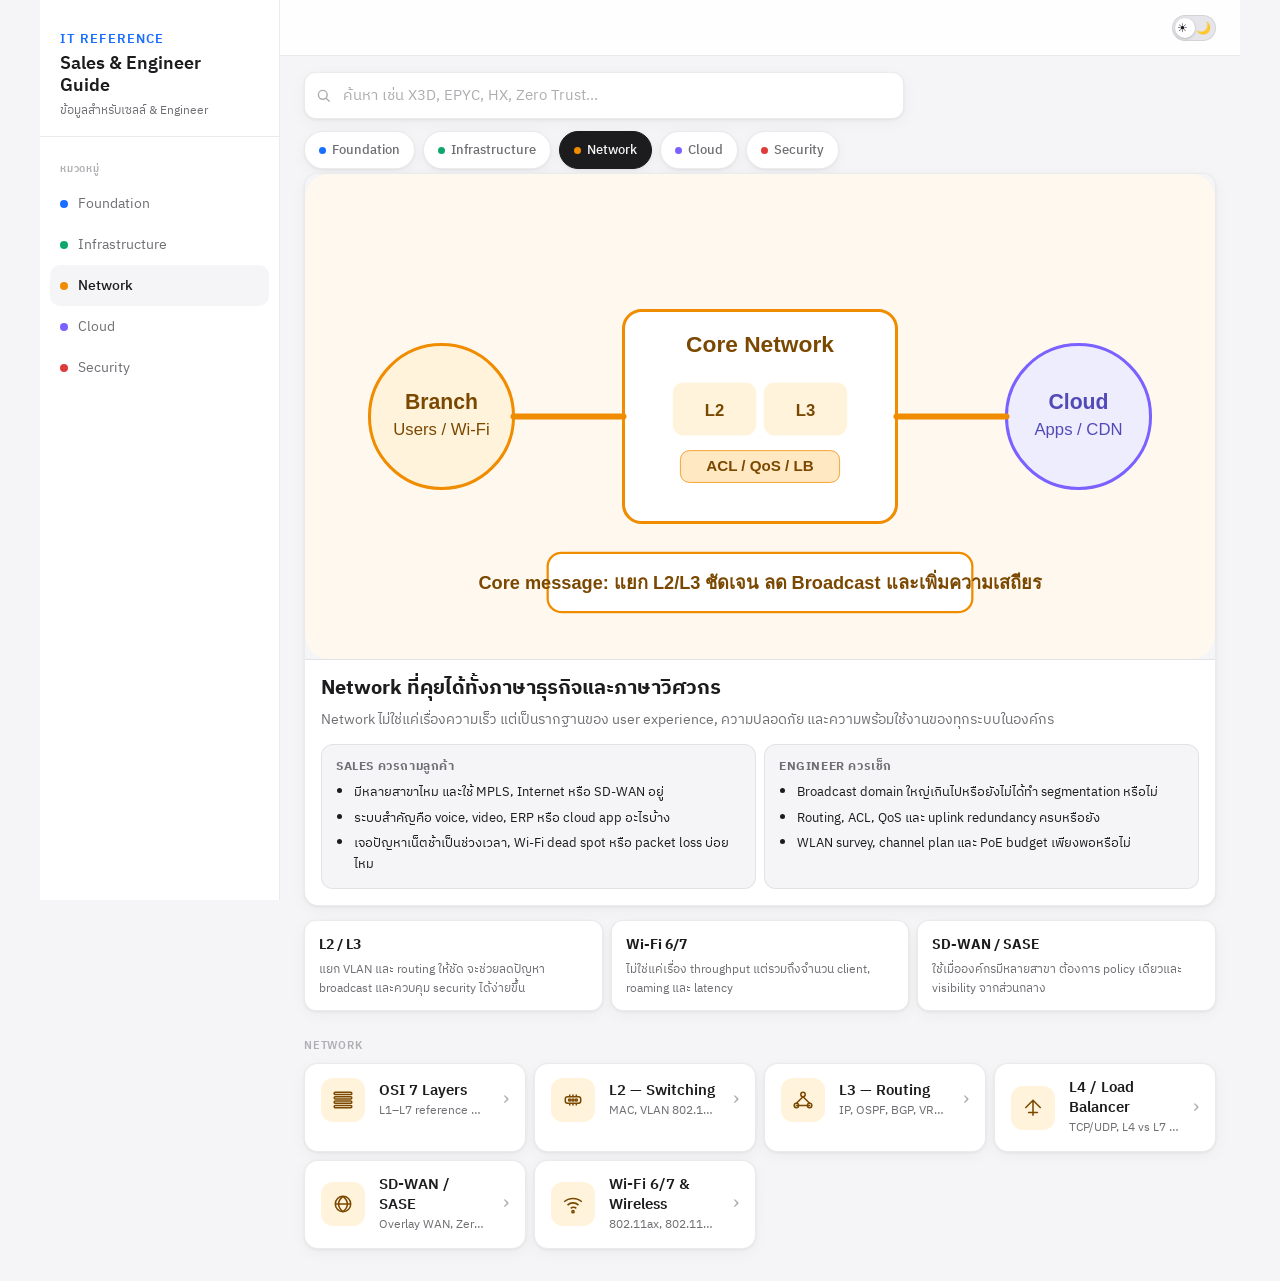
<file: network.html>
<!DOCTYPE html>
<html lang="th" data-theme="light">
<head>
<meta charset="UTF-8">
<meta name="viewport" content="width=device-width, initial-scale=1.0, viewport-fit=cover">
<meta name="apple-mobile-web-app-capable" content="yes">
<meta name="apple-mobile-web-app-status-bar-style" content="default">
<title>IT Reference — Sales & Engineer Guide</title>
<link rel="preconnect" href="https://fonts.googleapis.com">
<link href="https://fonts.googleapis.com/css2?family=IBM+Plex+Sans+Thai:wght@300;400;500;600&family=IBM+Plex+Mono:wght@400;500&display=swap" rel="stylesheet">
<link rel="stylesheet" href="assets/css/styles.css">
</head>
<body data-default-page="net">

<div class="app-wrapper">
  <!-- SIDEBAR (desktop only) -->
  <aside class="sidebar" id="sidebar">
    <div class="sidebar-header">
      <div class="sidebar-logo">IT Reference</div>
      <div class="sidebar-title">Sales & Engineer<br>Guide</div>
      <div class="sidebar-sub">ข้อมูลสำหรับเซลล์ & Engineer</div>
    </div>
    <nav class="sidebar-nav">
      <div class="sidebar-section">หมวดหมู่</div>
      <div class="sidebar-item active" onclick="setPageDesktop('found',this)">
        <span class="sidebar-dot" style="background:#1A6EFF"></span>Foundation
      </div>
      <div class="sidebar-item" onclick="setPageDesktop('infra',this)">
        <span class="sidebar-dot" style="background:#0FA66B"></span>Infrastructure
      </div>
      <div class="sidebar-item" onclick="setPageDesktop('net',this)">
        <span class="sidebar-dot" style="background:#F08C00"></span>Network
      </div>
      <div class="sidebar-item" onclick="setPageDesktop('cloud',this)">
        <span class="sidebar-dot" style="background:#7B61FF"></span>Cloud
      </div>
      <div class="sidebar-item" onclick="setPageDesktop('sec',this)">
        <span class="sidebar-dot" style="background:#E03B3B"></span>Security
      </div>
    </nav>
  </aside>

  <!-- MAIN CONTENT -->
  <div class="main-content" id="main-content">
    <!-- TOP BAR -->
    <header class="topbar" id="topbar">
      <button class="back-btn" id="back-btn" onclick="showMain()" style="display:none">
        <svg width="16" height="16" viewBox="0 0 20 20" fill="none" stroke="currentColor" stroke-width="2"><path d="M12 4l-6 6 6 6" stroke-linecap="round" stroke-linejoin="round"/></svg>
        กลับ
      </button>
      <div class="topbar-brand" id="topbar-brand">
        <div class="topbar-title">IT Reference</div>
        <div class="topbar-sub">Sales & Engineer Guide</div>
      </div>
      <div style="flex:1"></div>
      <div class="theme-toggle" id="theme-toggle" onclick="toggleTheme()" title="Toggle dark/light mode">
        <span class="theme-icon icon-sun">☀️</span>
        <span class="theme-icon icon-moon">🌙</span>
      </div>
    </header>

    <!-- SEARCH -->
    <div id="main-view">
      <div class="search-wrap">
        <div class="search-bar">
          <svg class="search-icon" width="16" height="16" viewBox="0 0 20 20" fill="none" stroke="currentColor" stroke-width="1.8"><circle cx="8.5" cy="8.5" r="5.5"/><path d="M13 13l3.5 3.5" stroke-linecap="round"/></svg>
          <input class="search-input" id="srch" type="text" placeholder="ค้นหา เช่น X3D, EPYC, HX, Zero Trust..." oninput="doSearch(this.value)" autocomplete="off" autocorrect="off" spellcheck="false">
          <button class="search-clear" id="search-clear" onclick="clearSearch()">✕</button>
        </div>
      </div>

      <!-- Search Results -->
      <div id="search-results-wrap" style="display:none">
        <div class="section-label">ผลการค้นหา</div>
        <div class="card-grid" id="search-results"></div>
      </div>

      <!-- Browse -->
      <div id="browse-wrap">
        <!-- Category Chips -->
        <div class="cat-strip" id="cat-chips">
          <div class="cat-chip active" onclick="setPage('found',this)">
            <span class="cat-dot" style="background:#1A6EFF"></span>Foundation
          </div>
          <div class="cat-chip" onclick="setPage('infra',this)">
            <span class="cat-dot" style="background:#0FA66B"></span>Infrastructure
          </div>
          <div class="cat-chip" onclick="setPage('net',this)">
            <span class="cat-dot" style="background:#F08C00"></span>Network
          </div>
          <div class="cat-chip" onclick="setPage('cloud',this)">
            <span class="cat-dot" style="background:#7B61FF"></span>Cloud
          </div>
          <div class="cat-chip" onclick="setPage('sec',this)">
            <span class="cat-dot" style="background:#E03B3B"></span>Security
          </div>
        </div>

        <!-- FOUNDATION PAGE -->
        <div id="page-found" class="page active page-pad">
          <div class="section-label">Foundation — Hardware</div>
          <div class="card-grid">
            <div class="card" onclick="openCat('cpu')">
              <div class="card-row">
                <div class="card-icon" style="background:var(--intel-bg)">
                  <svg viewBox="0 0 20 20" fill="none" stroke="var(--intel-text)" stroke-width="1.4"><rect x="4" y="4" width="12" height="12" rx="2"/><rect x="7" y="7" width="6" height="6" rx="1"/><path d="M7 2v2M10 2v2M13 2v2M7 16v2M10 16v2M13 16v2M2 7h2M2 10h2M2 13h2M16 7h2M16 10h2M16 13h2"/></svg>
                </div>
                <div class="card-info">
                  <div class="card-title">CPU</div>
                  <div class="card-desc">Intel Xeon, Core Ultra · AMD EPYC, Ryzen</div>
                </div>
                <div class="card-chevron">›</div>
              </div>
            </div>
            <div class="card" onclick="openSheet('mb-main')">
              <div class="card-row">
                <div class="card-icon" style="background:var(--amber-bg)">
                  <svg viewBox="0 0 20 20" fill="none" stroke="var(--amber-text)" stroke-width="1.4"><rect x="2" y="2" width="16" height="16" rx="2"/><rect x="5" y="5" width="4" height="3" rx="1"/><rect x="11" y="5" width="4" height="3" rx="1"/><rect x="5" y="11" width="3" height="2" rx=".5"/><rect x="9" y="11" width="3" height="2" rx=".5"/><rect x="13" y="11" width="2" height="2" rx=".5"/><path d="M5 14h10M2 8h3M2 12h3M15 8h3"/></svg>
                </div>
                <div class="card-info">
                  <div class="card-title">Mainboard / Motherboard</div>
                  <div class="card-desc">Chipset · Socket · Form factor · Desktop · Server · Brand</div>
                </div>
                <div class="card-chevron">›</div>
              </div>
            </div>
            <div class="card" onclick="openSheet('ram-main')">
              <div class="card-row">
                <div class="card-icon" style="background:var(--green-bg)">
                  <svg viewBox="0 0 20 20" fill="none" stroke="var(--green-text)" stroke-width="1.4"><rect x="2" y="6" width="16" height="8" rx="2"/><path d="M6 6V4M10 6V4M14 6V4M6 14v2M10 14v2M14 14v2"/><rect x="5" y="9" width="2" height="2" rx=".5"/><rect x="9" y="9" width="2" height="2" rx=".5"/><rect x="13" y="9" width="2" height="2" rx=".5"/></svg>
                </div>
                <div class="card-info">
                  <div class="card-title">RAM / Memory</div>
                  <div class="card-desc">DDR5, ECC RDIMM, SO-DIMM, HBM3e</div>
                </div>
                <div class="card-chevron">›</div>
              </div>
            </div>
            <div class="card" onclick="openSheet('storage-main')">
              <div class="card-row">
                <div class="card-icon" style="background:var(--amber-bg)">
                  <svg viewBox="0 0 20 20" fill="none" stroke="var(--amber-text)" stroke-width="1.4"><ellipse cx="10" cy="6" rx="7" ry="3"/><path d="M3 6v4c0 1.66 3.13 3 7 3s7-1.34 7-3V6"/><path d="M3 10v4c0 1.66 3.13 3 7 3s7-1.34 7-3v-4"/></svg>
                </div>
                <div class="card-info">
                  <div class="card-title">Storage</div>
                  <div class="card-desc">NVMe PCIe 5, SSD, HDD, SAN, NAS, Tape</div>
                </div>
                <div class="card-chevron">›</div>
              </div>
            </div>
            <div class="card" onclick="openSheet('gpu-main')">
              <div class="card-row">
                <div class="card-icon" style="background:#FBEAF0">
                  <svg viewBox="0 0 20 20" fill="none" stroke="#C0447A" stroke-width="1.4"><rect x="2" y="5" width="16" height="10" rx="2"/><path d="M6 8h8M6 12h8"/><circle cx="5" cy="10" r="1"/><circle cx="15" cy="10" r="1"/></svg>
                </div>
                <div class="card-info">
                  <div class="card-title">GPU</div>
                  <div class="card-desc">AI/HPC · Workstation · Gaming · iGPU</div>
                </div>
                <div class="card-chevron">›</div>
              </div>
            </div>
            <div class="card" onclick="openSheet('psu-main')">
              <div class="card-row">
                <div class="card-icon" style="background:var(--amber-bg)">
                  <svg viewBox="0 0 20 20" fill="none" stroke="var(--amber-text)" stroke-width="1.4"><path d="M11 2L4 11h6l-1 7 7-9h-6z" stroke-linecap="round" stroke-linejoin="round"/></svg>
                </div>
                <div class="card-info">
                  <div class="card-title">PSU & Power</div>
                  <div class="card-desc">80Plus, ATX 3.0, Server Power</div>
                </div>
                <div class="card-chevron">›</div>
              </div>
            </div>
            <div class="card" onclick="openSheet('cooling-main')">
              <div class="card-row">
                <div class="card-icon" style="background:var(--intel-bg)">
                  <svg viewBox="0 0 20 20" fill="none" stroke="var(--intel-text)" stroke-width="1.4"><circle cx="10" cy="10" r="3"/><path d="M10 2v3M10 15v3M2 10h3M15 10h3M4.2 4.2l2.1 2.1M13.7 13.7l2.1 2.1M4.2 15.8l2.1-2.1M13.7 6.3l2.1-2.1"/></svg>
                </div>
                <div class="card-info">
                  <div class="card-title">Cooling</div>
                  <div class="card-desc">Air Cooler, AIO, Custom Loop, Server</div>
                </div>
                <div class="card-chevron">›</div>
              </div>
            </div>
            <div class="card" onclick="openSheet('ups-main')">
              <div class="card-row">
                <div class="card-icon" style="background:var(--green-bg)">
                  <svg viewBox="0 0 20 20" fill="none" stroke="var(--green-text)" stroke-width="1.4"><rect x="3" y="7" width="14" height="9" rx="2"/><path d="M7 7V5a3 3 0 016 0v2"/><path d="M10 11v2"/><circle cx="10" cy="10" r="1.2" fill="var(--green-text)"/></svg>
                </div>
                <div class="card-info">
                  <div class="card-title">UPS & Power Protection</div>
                  <div class="card-desc">Online/Offline/Line-interactive · VA sizing · Runtime</div>
                </div>
                <div class="card-chevron">›</div>
              </div>
            </div>
            <div class="card" onclick="openSheet('ports-main')">
              <div class="card-row">
                <div class="card-icon" style="background:var(--amber-bg)">
                  <svg viewBox="0 0 20 20" fill="none" stroke="var(--amber-text)" stroke-width="1.4"><rect x="2" y="6" width="6" height="4" rx="1"/><rect x="12" y="6" width="6" height="4" rx="1"/><rect x="7" y="9" width="6" height="6" rx="1"/><path d="M5 10v4M15 10v4M10 9V6"/></svg>
                </div>
                <div class="card-info">
                  <div class="card-title">Ports & Connectors</div>
                  <div class="card-desc">USB, PCIe, Thunderbolt, Video, Network, Server</div>
                </div>
                <div class="card-chevron">›</div>
              </div>
            </div>
          </div>

          <div class="section-label">Foundation — End-user Devices</div>
          <div class="card-grid">
            <div class="card" onclick="openSheet('pc-types')">
              <div class="card-row">
                <div class="card-icon" style="background:var(--intel-bg)">
                  <svg viewBox="0 0 20 20" fill="none" stroke="var(--intel-text)" stroke-width="1.4"><rect x="2" y="3" width="16" height="11" rx="2"/><path d="M6 18h8M10 14v4"/><rect x="6" y="6" width="8" height="5" rx="1"/></svg>
                </div>
                <div class="card-info">
                  <div class="card-title">Desktop PC ประเภทต่างๆ</div>
                  <div class="card-desc">Tower · SFF · Mini PC · Micro PC · AIO · Workstation</div>
                </div>
                <div class="card-chevron">›</div>
              </div>
            </div>
            <div class="card" onclick="openSheet('notebook-types')">
              <div class="card-row">
                <div class="card-icon" style="background:var(--purple-bg)">
                  <svg viewBox="0 0 20 20" fill="none" stroke="var(--purple-text)" stroke-width="1.4"><rect x="2" y="3" width="16" height="12" rx="2"/><path d="M2 15h16"/><path d="M1 17h18" stroke-linecap="round"/><rect x="6" y="6" width="8" height="5" rx="1"/></svg>
                </div>
                <div class="card-info">
                  <div class="card-title">Notebook ประเภทต่างๆ</div>
                  <div class="card-desc">Ultrabook · Business · Gaming · Workstation · 2-in-1</div>
                </div>
                <div class="card-chevron">›</div>
              </div>
            </div>
          </div>
        </div>

        <!-- INFRASTRUCTURE PAGE -->
        <div id="page-infra" class="page page-pad">
          <div class="section-label">Infrastructure — Virtualization</div>
          <div class="card-grid">
            <div class="card" onclick="openSheet('vm-what')"><div class="card-row"><div class="card-icon" style="background:var(--green-bg)"><svg viewBox="0 0 20 20" fill="none" stroke="var(--green-text)" stroke-width="1.4"><rect x="2" y="2" width="16" height="16" rx="2"/><rect x="5" y="5" width="4" height="4" rx="1"/><rect x="11" y="5" width="4" height="4" rx="1"/><rect x="5" y="11" width="4" height="4" rx="1"/><rect x="11" y="11" width="4" height="4" rx="1"/></svg></div><div class="card-info"><div class="card-title">VM คืออะไร? ทำไมต้องใช้?</div><div class="card-desc">Virtual Machine พื้นฐาน · ประโยชน์ · ใช้ในองค์กรอย่างไร</div></div><div class="card-chevron">›</div></div></div>
            <div class="card" onclick="openSheet('vm-concept')"><div class="card-row"><div class="card-icon" style="background:var(--green-bg)"><svg viewBox="0 0 20 20" fill="none" stroke="var(--green-text)" stroke-width="1.4"><rect x="2" y="3" width="16" height="14" rx="2"/><path d="M2 8h16"/><rect x="5" y="11" width="4" height="3" rx=".5"/><rect x="11" y="11" width="4" height="3" rx=".5"/></svg></div><div class="card-info"><div class="card-title">Hypervisor & Architecture</div><div class="card-desc">Type 1 vs Type 2 · vCPU · vRAM · vDisk</div></div><div class="card-chevron">›</div></div></div>
            <div class="card" onclick="openSheet('vm-license')"><div class="card-row"><div class="card-icon" style="background:var(--green-bg)"><svg viewBox="0 0 20 20" fill="none" stroke="var(--green-text)" stroke-width="1.4"><rect x="4" y="2" width="12" height="16" rx="2"/><path d="M7 7h6M7 10h6M7 13h4"/></svg></div><div class="card-info"><div class="card-title">Windows Server Licensing</div><div class="card-desc">Standard vs Datacenter · CAL · Core · CSP</div></div><div class="card-chevron">›</div></div></div>
            <div class="card" onclick="openSheet('vm-sizing')"><div class="card-row"><div class="card-icon" style="background:var(--green-bg)"><svg viewBox="0 0 20 20" fill="none" stroke="var(--green-text)" stroke-width="1.4"><path d="M4 16V8l6-4 6 4v8"/><path d="M8 12h4M10 10v4"/><path d="M3 16h14"/></svg></div><div class="card-info"><div class="card-title">VM Sizing & Design</div><div class="card-desc">Sizing guide · Overcommit · HA design</div></div><div class="card-chevron">›</div></div></div>
            <div class="card" onclick="openSheet('vmware')"><div class="card-row"><div class="card-icon" style="background:var(--green-bg)"><svg viewBox="0 0 20 20" fill="none" stroke="var(--green-text)" stroke-width="1.4"><circle cx="10" cy="10" r="7"/><path d="M10 6v4l3 2"/></svg></div><div class="card-info"><div class="card-title">VMware vSphere</div><div class="card-desc">ESXi, vCenter, vSAN, NSX-T, vMotion</div></div><div class="card-chevron">›</div></div></div>
            <div class="card" onclick="openSheet('hyperv')"><div class="card-row"><div class="card-icon" style="background:var(--green-bg)"><svg viewBox="0 0 20 20" fill="none" stroke="var(--green-text)" stroke-width="1.4"><rect x="3" y="3" width="6" height="6" rx="1"/><rect x="11" y="3" width="6" height="6" rx="1"/><rect x="3" y="11" width="6" height="6" rx="1"/><rect x="11" y="11" width="6" height="6" rx="1"/></svg></div><div class="card-info"><div class="card-title">Microsoft Hyper-V</div><div class="card-desc">Windows Server, Azure Stack HCI, S2D</div></div><div class="card-chevron">›</div></div></div>
            <div class="card" onclick="openSheet('kvm')"><div class="card-row"><div class="card-icon" style="background:var(--green-bg)"><svg viewBox="0 0 20 20" fill="none" stroke="var(--green-text)" stroke-width="1.4"><path d="M10 3L17 7v6l-7 4-7-4V7z"/><path d="M10 3v10M3 7l7 4 7-4"/></svg></div><div class="card-info"><div class="card-title">KVM / Proxmox</div><div class="card-desc">Open source, Linux native, Ceph</div></div><div class="card-chevron">›</div></div></div>
            <div class="card" onclick="openSheet('k8s')"><div class="card-row"><div class="card-icon" style="background:var(--green-bg)"><svg viewBox="0 0 20 20" fill="none" stroke="var(--green-text)" stroke-width="1.4"><circle cx="10" cy="10" r="3"/><circle cx="10" cy="3" r="1.5"/><circle cx="10" cy="17" r="1.5"/><circle cx="3" cy="10" r="1.5"/><circle cx="17" cy="10" r="1.5"/><path d="M10 5.5v1.5M10 13v1.5M4.5 10h1.5M14 10h1.5"/></svg></div><div class="card-info"><div class="card-title">Container & Kubernetes</div><div class="card-desc">Docker, K8s, Helm, EKS/AKS/GKE</div></div><div class="card-chevron">›</div></div></div>
            <div class="card" onclick="openSheet('cicd')"><div class="card-row"><div class="card-icon" style="background:var(--green-bg)"><svg viewBox="0 0 20 20" fill="none" stroke="var(--green-text)" stroke-width="1.4"><path d="M4 10h12M12 6l4 4-4 4"/><circle cx="5" cy="10" r="2"/></svg></div><div class="card-info"><div class="card-title">CI/CD & DevOps</div><div class="card-desc">GitOps, Jenkins, ArgoCD, GitHub Actions</div></div><div class="card-chevron">›</div></div></div>
          </div>
        </div>

        <!-- NETWORK PAGE -->
        <div id="page-net" class="page page-pad">
          <div class="hero-panel"><img class="hero-media" src="assets/img/network-overview.svg" alt="Network overview diagram"><div class="hero-body"><div class="hero-title">Network ที่คุยได้ทั้งภาษาธุรกิจและภาษาวิศวกร</div><div class="hero-desc">Network ไม่ใช่แค่เรื่องความเร็ว แต่เป็นรากฐานของ user experience, ความปลอดภัย และความพร้อมใช้งานของทุกระบบในองค์กร</div><div class="hero-grid"><div class="hero-card"><h4>Sales ควรถามลูกค้า</h4><ul><li>มีหลายสาขาไหม และใช้ MPLS, Internet หรือ SD-WAN อยู่</li><li>ระบบสำคัญคือ voice, video, ERP หรือ cloud app อะไรบ้าง</li><li>เจอปัญหาเน็ตช้าเป็นช่วงเวลา, Wi-Fi dead spot หรือ packet loss บ่อยไหม</li></ul></div><div class="hero-card"><h4>Engineer ควรเช็ก</h4><ul><li>Broadcast domain ใหญ่เกินไปหรือยังไม่ได้ทำ segmentation หรือไม่</li><li>Routing, ACL, QoS และ uplink redundancy ครบหรือยัง</li><li>WLAN survey, channel plan และ PoE budget เพียงพอหรือไม่</li></ul></div></div></div></div><div class="topic-strip"><div class="topic-mini"><div class="topic-mini-title">L2 / L3</div><div class="topic-mini-desc">แยก VLAN และ routing ให้ชัด จะช่วยลดปัญหา broadcast และควบคุม security ได้ง่ายขึ้น</div></div><div class="topic-mini"><div class="topic-mini-title">Wi-Fi 6/7</div><div class="topic-mini-desc">ไม่ใช่แค่เรื่อง throughput แต่รวมถึงจำนวน client, roaming และ latency</div></div><div class="topic-mini"><div class="topic-mini-title">SD-WAN / SASE</div><div class="topic-mini-desc">ใช้เมื่อองค์กรมีหลายสาขา ต้องการ policy เดียวและ visibility จากส่วนกลาง</div></div></div><div class="section-label">Network</div>
          <div class="card-grid">
            <div class="card" onclick="openSheet('osi')"><div class="card-row"><div class="card-icon" style="background:var(--amber-bg)"><svg viewBox="0 0 20 20" fill="none" stroke="var(--amber-text)" stroke-width="1.4"><rect x="2" y="3" width="16" height="2" rx="1"/><rect x="2" y="7" width="16" height="2" rx="1"/><rect x="2" y="11" width="16" height="2" rx="1"/><rect x="2" y="15" width="16" height="2" rx="1"/></svg></div><div class="card-info"><div class="card-title">OSI 7 Layers</div><div class="card-desc">L1–L7 reference model, protocols</div></div><div class="card-chevron">›</div></div></div>
            <div class="card" onclick="openSheet('l2')"><div class="card-row"><div class="card-icon" style="background:var(--amber-bg)"><svg viewBox="0 0 20 20" fill="none" stroke="var(--amber-text)" stroke-width="1.4"><rect x="3" y="7" width="14" height="6" rx="2"/><circle cx="7" cy="10" r="1"/><circle cx="10" cy="10" r="1"/><circle cx="13" cy="10" r="1"/><path d="M7 7V5M10 7V5M13 7V5M7 13v2M10 13v2M13 13v2"/></svg></div><div class="card-info"><div class="card-title">L2 — Switching</div><div class="card-desc">MAC, VLAN 802.1Q, STP, LACP</div></div><div class="card-chevron">›</div></div></div>
            <div class="card" onclick="openSheet('l3')"><div class="card-row"><div class="card-icon" style="background:var(--amber-bg)"><svg viewBox="0 0 20 20" fill="none" stroke="var(--amber-text)" stroke-width="1.4"><circle cx="10" cy="5" r="2"/><circle cx="4" cy="15" r="2"/><circle cx="16" cy="15" r="2"/><path d="M10 7l-6 6M10 7l6 6M4 15h12" stroke-linecap="round"/></svg></div><div class="card-info"><div class="card-title">L3 — Routing</div><div class="card-desc">IP, OSPF, BGP, VRF, CIDR</div></div><div class="card-chevron">›</div></div></div>
            <div class="card" onclick="openSheet('l4lb')"><div class="card-row"><div class="card-icon" style="background:var(--amber-bg)"><svg viewBox="0 0 20 20" fill="none" stroke="var(--amber-text)" stroke-width="1.4"><path d="M10 3v14M3 10l7-7 7 7"/><path d="M6 14h8" stroke-linecap="round"/></svg></div><div class="card-info"><div class="card-title">L4 / Load Balancer</div><div class="card-desc">TCP/UDP, L4 vs L7 LB, SSL offload</div></div><div class="card-chevron">›</div></div></div>
            <div class="card" onclick="openSheet('sdwan')"><div class="card-row"><div class="card-icon" style="background:var(--amber-bg)"><svg viewBox="0 0 20 20" fill="none" stroke="var(--amber-text)" stroke-width="1.4"><circle cx="10" cy="10" r="7"/><path d="M3 10h14M10 3c-2.5 2-4 4.3-4 7s1.5 5 4 7M10 3c2.5 2 4 4.3 4 7s-1.5 5-4 7"/></svg></div><div class="card-info"><div class="card-title">SD-WAN / SASE</div><div class="card-desc">Overlay WAN, Zero Trust, MPLS</div></div><div class="card-chevron">›</div></div></div>
            <div class="card" onclick="openSheet('wifi6')"><div class="card-row"><div class="card-icon" style="background:var(--amber-bg)"><svg viewBox="0 0 20 20" fill="none" stroke="var(--amber-text)" stroke-width="1.4"><path d="M2 8c4.4-4 11.6-4 16 0M5 11c2.8-2.7 7.2-2.7 10 0M8 14c1.3-1.3 3.7-1.3 5 0"/><circle cx="10" cy="17" r="1"/></svg></div><div class="card-info"><div class="card-title">Wi-Fi 6/7 & Wireless</div><div class="card-desc">802.11ax, 802.11be, WPA3, MU-MIMO</div></div><div class="card-chevron">›</div></div></div>
          </div>
        </div>

        <!-- CLOUD PAGE -->
        <div id="page-cloud" class="page page-pad">
          <div class="section-label">Cloud</div>
          <div class="card-grid">
            <div class="card" onclick="openSheet('vpc')"><div class="card-row"><div class="card-icon" style="background:var(--purple-bg)"><svg viewBox="0 0 20 20" fill="none" stroke="var(--purple-text)" stroke-width="1.4"><rect x="2" y="4" width="16" height="12" rx="2"/><path d="M2 8h16M6 4v4M10 4v4M14 4v4"/></svg></div><div class="card-info"><div class="card-title">VPC & Subnet</div><div class="card-desc">Public/Private/Data tier, SG, NACL</div></div><div class="card-chevron">›</div></div></div>
            <div class="card" onclick="openSheet('cloudlb')"><div class="card-row"><div class="card-icon" style="background:var(--purple-bg)"><svg viewBox="0 0 20 20" fill="none" stroke="var(--purple-text)" stroke-width="1.4"><path d="M10 4v12M4 10h12"/><path d="M6 6l8 8M14 6l-8 8" opacity=".3"/></svg></div><div class="card-info"><div class="card-title">Cloud LB & CDN</div><div class="card-desc">ALB, NLB, CloudFront, WAF, DDoS</div></div><div class="card-chevron">›</div></div></div>
            <div class="card" onclick="openSheet('svcmodel')"><div class="card-row"><div class="card-icon" style="background:var(--purple-bg)"><svg viewBox="0 0 20 20" fill="none" stroke="var(--purple-text)" stroke-width="1.4"><path d="M4 16V8l6-4 6 4v8"/><path d="M8 16v-5h4v5"/></svg></div><div class="card-info"><div class="card-title">IaaS / PaaS / SaaS</div><div class="card-desc">Cloud service model เปรียบเทียบ</div></div><div class="card-chevron">›</div></div></div>
            <div class="card" onclick="openSheet('connectivity')"><div class="card-row"><div class="card-icon" style="background:var(--purple-bg)"><svg viewBox="0 0 20 20" fill="none" stroke="var(--purple-text)" stroke-width="1.4"><path d="M3 10c0-3.87 3.13-7 7-7s7 3.13 7 7-3.13 7-7 7-7-3.13-7-7z"/><path d="M3 10h14"/></svg></div><div class="card-info"><div class="card-title">Cloud Connectivity</div><div class="card-desc">Direct Connect, ExpressRoute, VPN</div></div><div class="card-chevron">›</div></div></div>
            <div class="card" onclick="openSheet('hadr')"><div class="card-row"><div class="card-icon" style="background:var(--purple-bg)"><svg viewBox="0 0 20 20" fill="none" stroke="var(--purple-text)" stroke-width="1.4"><path d="M10 3l2 4h4l-3 3 1 4-4-2-4 2 1-4-3-3h4z"/></svg></div><div class="card-info"><div class="card-title">HA & Disaster Recovery</div><div class="card-desc">RTO/RPO, Multi-AZ, Backup strategy</div></div><div class="card-chevron">›</div></div></div>
            <div class="card" onclick="openSheet('finops')"><div class="card-row"><div class="card-icon" style="background:var(--purple-bg)"><svg viewBox="0 0 20 20" fill="none" stroke="var(--purple-text)" stroke-width="1.4"><rect x="3" y="5" width="14" height="10" rx="2"/><path d="M3 9h14M7 9v6"/><circle cx="11" cy="12" r="1.5"/></svg></div><div class="card-info"><div class="card-title">FinOps & Cost</div><div class="card-desc">Reserved, Spot, Savings Plans, Tagging</div></div><div class="card-chevron">›</div></div></div>
          </div>
        </div>

        <!-- SECURITY PAGE -->
        <div id="page-sec" class="page page-pad">
          <div class="section-label">Security</div>
          <div class="card-grid">
            <div class="card" onclick="openSheet('ngfw')"><div class="card-row"><div class="card-icon" style="background:var(--amd-bg)"><svg viewBox="0 0 20 20" fill="none" stroke="var(--amd-text)" stroke-width="1.4"><path d="M10 2l7 3v6c0 4-3 7-7 8-4-1-7-4-7-8V5z"/><path d="M7 10l2 2 4-4"/></svg></div><div class="card-info"><div class="card-title">Firewall & Perimeter</div><div class="card-desc">NGFW, IPS/IDS, DMZ, DDoS</div></div><div class="card-chevron">›</div></div></div>
            <div class="card" onclick="openSheet('zerotrust')"><div class="card-row"><div class="card-icon" style="background:var(--amd-bg)"><svg viewBox="0 0 20 20" fill="none" stroke="var(--amd-text)" stroke-width="1.4"><circle cx="10" cy="8" r="3"/><path d="M4 18c0-3.31 2.69-6 6-6s6 2.69 6 6"/><path d="M16 4l1.5 1.5M18 8h-2"/></svg></div><div class="card-info"><div class="card-title">Zero Trust & IAM</div><div class="card-desc">MFA, PAM, SSO, Micro-segmentation</div></div><div class="card-chevron">›</div></div></div>
            <div class="card" onclick="openSheet('edr')"><div class="card-row"><div class="card-icon" style="background:var(--amd-bg)"><svg viewBox="0 0 20 20" fill="none" stroke="var(--amd-text)" stroke-width="1.4"><rect x="3" y="4" width="14" height="10" rx="2"/><path d="M3 14l4-4 3 3 2-2 4 4"/></svg></div><div class="card-info"><div class="card-title">EDR / XDR</div><div class="card-desc">CrowdStrike, SentinelOne, Defender XDR</div></div><div class="card-chevron">›</div></div></div>
            <div class="card" onclick="openSheet('soc')"><div class="card-row"><div class="card-icon" style="background:var(--amd-bg)"><svg viewBox="0 0 20 20" fill="none" stroke="var(--amd-text)" stroke-width="1.4"><rect x="2" y="3" width="16" height="11" rx="2"/><path d="M6 18h8M10 14v4"/><path d="M5 7h10M5 10h6"/></svg></div><div class="card-info"><div class="card-title">SIEM & SOC</div><div class="card-desc">Splunk, Sentinel, SOAR, MTTD/MTTR</div></div><div class="card-chevron">›</div></div></div>
            <div class="card" onclick="openSheet('compliance')"><div class="card-row"><div class="card-icon" style="background:var(--amd-bg)"><svg viewBox="0 0 20 20" fill="none" stroke="var(--amd-text)" stroke-width="1.4"><rect x="5" y="2" width="10" height="14" rx="2"/><path d="M8 7h4M8 10h4M8 13h2"/><path d="M3 6v13h14"/></svg></div><div class="card-info"><div class="card-title">Compliance & Standards</div><div class="card-desc">PDPA, ISO 27001, PCI DSS, NIST</div></div><div class="card-chevron">›</div></div></div>
            <div class="card" onclick="openSheet('backup')"><div class="card-row"><div class="card-icon" style="background:var(--amd-bg)"><svg viewBox="0 0 20 20" fill="none" stroke="var(--amd-text)" stroke-width="1.4"><path d="M10 3v9m-4-4l4 4 4-4"/><path d="M3 14v2a1 1 0 001 1h12a1 1 0 001-1v-2"/></svg></div><div class="card-info"><div class="card-title">Backup & Recovery</div><div class="card-desc">3-2-1 rule, Veeam, Immutable backup</div></div><div class="card-chevron">›</div></div></div>
          </div>
        </div>
      </div><!-- /browse-wrap -->
    </div><!-- /main-view -->

    <!-- CPU VIEW -->
    <div id="cpu-view" style="display:none" class="page-pad">
      <div class="brand-row">
        <div class="brand-btn intel" id="cpu-bi" onclick="setCpuBrand('intel')">⚡ Intel</div>
        <div class="brand-btn" id="cpu-ba" onclick="setCpuBrand('amd')">🔥 AMD</div>
      </div>

      <!-- Intel -->
      <div id="cpu-intel-view">
        <div class="seg-row">
          <div class="seg-btn active" id="isg-nb" onclick="setCpuSeg('i','nb')">Notebook</div>
          <div class="seg-btn" id="isg-pc" onclick="setCpuSeg('i','pc')">Desktop</div>
          <div class="seg-btn" id="isg-sv" onclick="setCpuSeg('i','sv')">Server (Xeon)</div>
        </div>
        <div id="i-nb-view">
          <div class="ex-box">
            <div class="ex-label">อ่านชื่อ: Intel Core Ultra 7 258V</div>
            <div class="seg-anatomy">
              <div class="anat-item"><span class="anat-val c-intel">Ultra 7</span><span class="anat-lbl l-tier">Tier</span></div>
              <div class="anat-item"><span class="anat-val">2</span><span class="anat-lbl l-gen">Gen</span></div>
              <div class="anat-item"><span class="anat-val">58</span><span class="anat-lbl l-sku">SKU</span></div>
              <div class="anat-item"><span class="anat-val">V</span><span class="anat-lbl l-sfx">Suffix</span></div>
            </div>
          </div>
          <div class="section-label">Tier</div>
          <div class="table-wrap"><table><tr><th>Tier</th><th>ความหมาย</th><th></th></tr>
            <tr><td><span class="bx" style="background:var(--intel-bg);color:var(--intel-text)">Core Ultra 9</span></td><td>สูงสุด Creator/AI</td><td><span class="info-btn" onclick="openPuById('inu9')">i</span></td></tr>
            <tr><td><span class="bx" style="background:var(--intel-bg);color:var(--intel-text)">Core Ultra 7</span></td><td>High-end สมดุล</td><td><span class="info-btn" onclick="openPuById('inu7')">i</span></td></tr>
            <tr><td><span class="bx" style="background:var(--intel-bg);color:var(--intel-text)">Core Ultra 5</span></td><td>Mid-range คุ้มค่า</td><td><span class="info-btn" onclick="openPuById('inu5')">i</span></td></tr>
            <tr><td><span class="bx" style="background:var(--badge-neutral);color:var(--badge-neutral-text)">Core i9/i7/i5</span></td><td>Gen 12–14 เก่า</td><td><span class="info-btn" onclick="openPuById('inold')">i</span></td></tr>
          </table></div>
          <div class="section-label" style="margin-top:4px">Suffix — Mobile</div>
          <div class="table-wrap"><table><tr><th>Suffix</th><th>ความหมาย</th><th>TDP</th><th></th></tr>
            <tr><td><span class="bx l-sfx">HX</span></td><td>Highest perf</td><td>55W+</td><td><span class="info-btn" onclick="openPuById('in_hx')">i</span></td></tr>
            <tr><td><span class="bx l-sfx">H</span></td><td>High perf Gaming</td><td>45W</td><td><span class="info-btn" onclick="openPuById('in_h')">i</span></td></tr>
            <tr><td><span class="bx l-sfx">P</span></td><td>Perf+ประหยัด Slim</td><td>28W</td><td><span class="info-btn" onclick="openPuById('in_p')">i</span></td></tr>
            <tr><td><span class="bx l-sfx">U</span></td><td>Ultra-low power</td><td>15W</td><td><span class="info-btn" onclick="openPuById('in_u')">i</span></td></tr>
            <tr><td><span class="bx l-sfx">V</span></td><td>AI PC NPU 48 TOPS</td><td>17W</td><td><span class="info-btn" onclick="openPuById('in_v')">i</span></td></tr>
            <tr><td><span class="bx l-sfx">Y</span></td><td>Fanless Tablet</td><td>9W</td><td><span class="info-btn" onclick="openPuById('in_y')">i</span></td></tr>
          </table></div>
          <div class="note-box">Gen: i-series เลขหลักพัน (14xxx=Gen14) / Core Ultra เลขหลักร้อย (258V=Gen2) — Arrow Lake 2024</div>
        </div>
        <div id="i-pc-view" style="display:none">
          <div class="ex-box">
            <div class="ex-label">อ่านชื่อ: Intel Core Ultra 9 285K</div>
            <div class="seg-anatomy">
              <div class="anat-item"><span class="anat-val c-intel">Ultra 9</span><span class="anat-lbl l-tier">Tier</span></div>
              <div class="anat-item"><span class="anat-val">2</span><span class="anat-lbl l-gen">Gen</span></div>
              <div class="anat-item"><span class="anat-val">85</span><span class="anat-lbl l-sku">SKU</span></div>
              <div class="anat-item"><span class="anat-val">K</span><span class="anat-lbl l-sfx">Suffix</span></div>
            </div>
          </div>
          <div class="section-label">Tier</div>
          <div class="table-wrap"><table><tr><th>Tier</th><th>ความหมาย</th><th></th></tr>
            <tr><td><span class="bx" style="background:var(--intel-bg);color:var(--intel-text)">Core Ultra 9</span></td><td>ท็อป core/thread</td><td><span class="info-btn" onclick="openPuById('idu9')">i</span></td></tr>
            <tr><td><span class="bx" style="background:var(--intel-bg);color:var(--intel-text)">Core Ultra 7</span></td><td>High-end คุ้มค่า</td><td><span class="info-btn" onclick="openPuById('idu7')">i</span></td></tr>
            <tr><td><span class="bx" style="background:var(--intel-bg);color:var(--intel-text)">Core Ultra 5</span></td><td>Mid-range ดีสุด</td><td><span class="info-btn" onclick="openPuById('idu5')">i</span></td></tr>
            <tr><td><span class="bx" style="background:var(--badge-neutral);color:var(--badge-neutral-text)">Core i9/i7/i5/i3</span></td><td>LGA1700 รุ่นเก่า</td><td><span class="info-btn" onclick="openPuById('idold')">i</span></td></tr>
          </table></div>
          <div class="section-label" style="margin-top:4px">Suffix — Desktop</div>
          <div class="table-wrap"><table><tr><th>Suffix</th><th>ความหมาย</th><th>เหมาะกับ</th><th></th></tr>
            <tr><td><span class="bx l-sfx">K</span></td><td>Unlocked OC ได้</td><td>Z-MB เท่านั้น</td><td><span class="info-btn" onclick="openPuById('id_k')">i</span></td></tr>
            <tr><td><span class="bx l-sfx">KF</span></td><td>Unlocked ไม่มี iGPU</td><td>ใช้คู่ dGPU</td><td><span class="info-btn" onclick="openPuById('id_kf')">i</span></td></tr>
            <tr><td><span class="bx l-sfx">F</span></td><td>ไม่มี iGPU ล็อก clock</td><td>Budget+dGPU</td><td><span class="info-btn" onclick="openPuById('id_f')">i</span></td></tr>
            <tr><td><span class="bx l-sfx">T</span></td><td>Low power 35W</td><td>Mini PC/NAS</td><td><span class="info-btn" onclick="openPuById('id_t')">i</span></td></tr>
            <tr><td><span class="bx" style="background:var(--badge-neutral);color:var(--badge-neutral-text)">(ไม่มี)</span></td><td>มาตรฐาน มี iGPU</td><td>ทั่วไป</td><td><span class="info-btn" onclick="openPuById('id_std')">i</span></td></tr>
          </table></div>
          <div class="note-box">Arrow Lake Core Ultra = LGA1851 · Gen 12–14 = LGA1700 — ต้องตรวจ socket ก่อนเสมอ</div>
        </div>
        <div id="i-sv-view" style="display:none">
          <div class="ex-box">
            <div class="ex-label">อ่านชื่อ: Intel Xeon Gold 6538Y+</div>
            <div class="seg-anatomy">
              <div class="anat-item"><span class="anat-val c-intel">Gold</span><span class="anat-lbl l-tier">Tier</span></div>
              <div class="anat-item"><span class="anat-val">6</span><span class="anat-lbl l-gen">Gen</span></div>
              <div class="anat-item"><span class="anat-val">538</span><span class="anat-lbl l-sku">SKU</span></div>
              <div class="anat-item"><span class="anat-val">Y+</span><span class="anat-lbl l-sfx">Suffix</span></div>
            </div>
          </div>
          <div class="section-label">Tier</div>
          <div class="table-wrap"><table><tr><th>Tier</th><th>Socket</th><th>เหมาะกับ</th><th></th></tr>
            <tr><td><span class="bx" style="background:var(--amber-bg);color:var(--amber-text)">Platinum</span></td><td>8P</td><td>Cloud/HPC/Mission Critical</td><td><span class="info-btn" onclick="openPuById('ispt')">i</span></td></tr>
            <tr><td><span class="bx" style="background:var(--intel-bg);color:var(--intel-text)">Gold</span></td><td>2P</td><td>DB/VM/ERP</td><td><span class="info-btn" onclick="openPuById('isgd')">i</span></td></tr>
            <tr><td><span class="bx" style="background:var(--green-bg);color:var(--green-text)">Silver</span></td><td>2P</td><td>SMB/File Server</td><td><span class="info-btn" onclick="openPuById('issv')">i</span></td></tr>
            <tr><td><span class="bx" style="background:var(--badge-neutral);color:var(--badge-neutral-text)">Bronze</span></td><td>2P</td><td>Entry Server</td><td><span class="info-btn" onclick="openPuById('isbz')">i</span></td></tr>
            <tr><td><span class="bx" style="background:var(--amd-bg);color:var(--amd-text)">W9/W7</span></td><td>WS</td><td>VFX/AI Workstation</td><td><span class="info-btn" onclick="openPuById('isw')">i</span></td></tr>
          </table></div>
          <div class="note-box">4xxx=Sapphire Rapids · 6xxx=Granite Rapids — ECC RAM จำเป็นทุกรุ่น</div>
        </div>
      </div>

      <!-- AMD -->
      <div id="cpu-amd-view" style="display:none">
        <div class="seg-row">
          <div class="seg-btn active" id="asg-nb" onclick="setCpuSeg('a','nb')">Notebook</div>
          <div class="seg-btn" id="asg-pc" onclick="setCpuSeg('a','pc')">Desktop</div>
          <div class="seg-btn" id="asg-sv" onclick="setCpuSeg('a','sv')">Server (EPYC)</div>
        </div>
        <div id="a-nb-view">
          <div class="ex-box">
            <div class="ex-label">อ่านชื่อ: AMD Ryzen AI 9 HX 375 / Ryzen 7 8845HS</div>
            <div class="seg-anatomy">
              <div class="anat-item"><span class="anat-val c-amd">Ryzen AI 9</span><span class="anat-lbl l-amd-s">Series</span></div>
              <div class="anat-item"><span class="anat-val">HX</span><span class="anat-lbl l-amd-sg">Class</span></div>
              <div class="anat-item"><span class="anat-val">375</span><span class="anat-lbl l-sku">SKU</span></div>
            </div>
          </div>
          <div class="section-label">Series — AMD Notebook</div>
          <div class="table-wrap"><table><tr><th>Series</th><th>คำอธิบาย</th><th></th></tr>
            <tr><td><span class="bx" style="background:var(--amd-bg);color:var(--amd-text)">Ryzen AI 9 HX</span></td><td>NPU 50 TOPS — Copilot+</td><td><span class="info-btn" onclick="openPuById('anai9')">i</span></td></tr>
            <tr><td><span class="bx" style="background:var(--amd-bg);color:var(--amd-text)">Ryzen 9</span></td><td>ท็อป perf หนัก</td><td><span class="info-btn" onclick="openPuById('an9')">i</span></td></tr>
            <tr><td><span class="bx" style="background:var(--amd-bg);color:var(--amd-text)">Ryzen 7</span></td><td>Balance ดีที่สุด</td><td><span class="info-btn" onclick="openPuById('an7')">i</span></td></tr>
            <tr><td><span class="bx" style="background:var(--amd-bg);color:var(--amd-text)">Ryzen 5</span></td><td>Mid-range คุ้มค่า</td><td><span class="info-btn" onclick="openPuById('an5')">i</span></td></tr>
          </table></div>
          <div class="section-label" style="margin-top:4px">Suffix — AMD Mobile</div>
          <div class="table-wrap"><table><tr><th>Suffix</th><th>ความหมาย</th><th>TDP</th><th></th></tr>
            <tr><td><span class="bx l-amd-sg">HX</span></td><td>Highest perf</td><td>55W+</td><td><span class="info-btn" onclick="openPuById('an_hx')">i</span></td></tr>
            <tr><td><span class="bx l-amd-sg">H</span></td><td>High perf Gaming</td><td>45W</td><td><span class="info-btn" onclick="openPuById('an_h')">i</span></td></tr>
            <tr><td><span class="bx l-amd-sg">HS</span></td><td>H + บางกว่า Slim</td><td>35W</td><td><span class="info-btn" onclick="openPuById('an_hs')">i</span></td></tr>
            <tr><td><span class="bx l-amd-sg">U</span></td><td>Ultra-low power</td><td>15W</td><td><span class="info-btn" onclick="openPuById('an_u')">i</span></td></tr>
            <tr><td><span class="bx l-amd-sg">e</span></td><td>Efficiency AI PC</td><td>15W</td><td><span class="info-btn" onclick="openPuById('an_e')">i</span></td></tr>
          </table></div>
          <div class="note-box note-amd">Strix Point 2024: Ryzen AI 9 HX 375 — เลข 3 หลังหลัง HX = SKU ไม่ใช่ Gen</div>
        </div>
        <div id="a-pc-view" style="display:none">
          <div class="ex-box">
            <div class="ex-label">อ่านชื่อ: AMD Ryzen 9 9950X3D</div>
            <div class="seg-anatomy">
              <div class="anat-item"><span class="anat-val c-amd">Ryzen 9</span><span class="anat-lbl l-amd-s">Series</span></div>
              <div class="anat-item"><span class="anat-val">9</span><span class="anat-lbl l-amd-g">Gen</span></div>
              <div class="anat-item"><span class="anat-val">950</span><span class="anat-lbl l-sku">SKU</span></div>
              <div class="anat-item"><span class="anat-val">X3D</span><span class="anat-lbl l-amd-sf">Suffix</span></div>
            </div>
          </div>
          <div class="section-label">Series — AMD Desktop</div>
          <div class="table-wrap"><table><tr><th>Series</th><th>คำอธิบาย</th><th></th></tr>
            <tr><td><span class="bx" style="background:var(--amd-bg);color:var(--amd-text)">Ryzen 9</span></td><td>ท็อปสุด Creator</td><td><span class="info-btn" onclick="openPuById('ad9')">i</span></td></tr>
            <tr><td><span class="bx" style="background:var(--amd-bg);color:var(--amd-text)">Ryzen 7</span></td><td>High-end Gaming</td><td><span class="info-btn" onclick="openPuById('ad7')">i</span></td></tr>
            <tr><td><span class="bx" style="background:var(--amd-bg);color:var(--amd-text)">Ryzen 5</span></td><td>Mid-range คุ้มค่า</td><td><span class="info-btn" onclick="openPuById('ad5')">i</span></td></tr>
            <tr><td><span class="bx" style="background:var(--amd-bg);color:var(--amd-text)">Ryzen 3</span></td><td>Entry-level</td><td><span class="info-btn" onclick="openPuById('ad3')">i</span></td></tr>
          </table></div>
          <div class="section-label" style="margin-top:4px">Suffix — AMD Desktop</div>
          <div class="table-wrap"><table><tr><th>Suffix</th><th>ความหมาย</th><th>เหมาะกับ</th><th></th></tr>
            <tr><td><span class="bx l-amd-sg">X3D</span></td><td>3D V-Cache L3 96–144MB</td><td>Gaming FPS สูงสุด</td><td><span class="info-btn" onclick="openPuById('ad_x3d')">i</span></td></tr>
            <tr><td><span class="bx l-amd-sg">X</span></td><td>High perf Boost</td><td>Gaming+Creator</td><td><span class="info-btn" onclick="openPuById('ad_x')">i</span></td></tr>
            <tr><td><span class="bx l-amd-sg">XT</span></td><td>Refresh X clock+นิด</td><td>ทั่วไป</td><td><span class="info-btn" onclick="openPuById('ad_xt')">i</span></td></tr>
            <tr><td><span class="bx l-amd-sg">G</span></td><td>Radeon iGPU ในตัว</td><td>ไม่มี dGPU</td><td><span class="info-btn" onclick="openPuById('ad_g')">i</span></td></tr>
            <tr><td><span class="bx l-amd-sg">GE</span></td><td>iGPU+Low power 65W</td><td>Mini PC/HTPC</td><td><span class="info-btn" onclick="openPuById('ad_ge')">i</span></td></tr>
            <tr><td><span class="bx" style="background:var(--badge-neutral);color:var(--badge-neutral-text)">(ไม่มี)</span></td><td>มาตรฐาน</td><td>ทั่วไป</td><td><span class="info-btn" onclick="openPuById('ad_std')">i</span></td></tr>
          </table></div>
          <div class="note-box note-amd">AM5 (DDR5) — Ryzen 7xxx/9xxx · AM4 (DDR4) — Ryzen 5xxx</div>
        </div>
        <div id="a-sv-view" style="display:none">
          <div class="ex-box">
            <div class="ex-label">อ่านชื่อ: AMD EPYC 9654P</div>
            <div class="seg-anatomy">
              <div class="anat-item"><span class="anat-val c-amd">EPYC</span><span class="anat-lbl l-amd-s">Brand</span></div>
              <div class="anat-item"><span class="anat-val">9</span><span class="anat-lbl l-amd-g">Gen</span></div>
              <div class="anat-item"><span class="anat-val">6</span><span class="anat-lbl l-amd-sg">Tier</span></div>
              <div class="anat-item"><span class="anat-val">54</span><span class="anat-lbl l-sku">SKU</span></div>
              <div class="anat-item"><span class="anat-val">P</span><span class="anat-lbl l-amd-sf">Suffix</span></div>
            </div>
          </div>
          <div class="section-label">Tier — EPYC</div>
          <div class="table-wrap"><table><tr><th>Tier</th><th>Core</th><th>เหมาะกับ</th><th></th></tr>
            <tr><td><span class="bx" style="background:var(--amd-bg);color:var(--amd-text)">9xxx</span></td><td>128–192</td><td>Cloud/HPC/AI</td><td><span class="info-btn" onclick="openPuById('as9')">i</span></td></tr>
            <tr><td><span class="bx" style="background:var(--amd-bg);color:var(--amd-text)">7xxx</span></td><td>64–96</td><td>DB/VM</td><td><span class="info-btn" onclick="openPuById('as7')">i</span></td></tr>
            <tr><td><span class="bx" style="background:var(--amd-bg);color:var(--amd-text)">5xxx</span></td><td>16–32</td><td>SMB/Edge</td><td><span class="info-btn" onclick="openPuById('as5')">i</span></td></tr>
            <tr><td><span class="bx" style="background:var(--amd-bg);color:var(--amd-text)">3xxx</span></td><td>8–16</td><td>File Server</td><td><span class="info-btn" onclick="openPuById('as3')">i</span></td></tr>
          </table></div>
          <div class="section-label" style="margin-top:4px">Suffix — EPYC</div>
          <div class="table-wrap"><table><tr><th>Suffix</th><th>ความหมาย</th><th>เหมาะกับ</th><th></th></tr>
            <tr><td><span class="bx l-amd-sg">P</span></td><td>Single Socket 1P</td><td>1P ประหยัดงบ</td><td><span class="info-btn" onclick="openPuById('as_p')">i</span></td></tr>
            <tr><td><span class="bx l-amd-sg">F</span></td><td>Frequency Opt</td><td>HFT/Low latency</td><td><span class="info-btn" onclick="openPuById('as_f')">i</span></td></tr>
            <tr><td><span class="bx l-amd-sg">HX</span></td><td>High cache+freq</td><td>HPC/AI Inference</td><td><span class="info-btn" onclick="openPuById('as_hx')">i</span></td></tr>
            <tr><td><span class="bx" style="background:var(--badge-neutral);color:var(--badge-neutral-text)">(ไม่มี)</span></td><td>Dual Socket 2P</td><td>Cloud/VM</td><td><span class="info-btn" onclick="openPuById('as_std')">i</span></td></tr>
          </table></div>
          <div class="note-box note-amd">Turin 9005: 192 core/socket · L3 768MB · DDR5 ECC 6TB/socket · Zen5</div>
        </div>
      </div>
    </div><!-- /cpu-view -->

    <!-- BOTTOM NAV (mobile only) -->
    <nav class="bottom-nav" id="bottom-nav">
      <div class="nav-item active" id="nav-found" onclick="setPageMobile('found',this)">
        <svg class="nav-icon" viewBox="0 0 24 24" fill="none" stroke="currentColor" stroke-width="1.8"><rect x="5" y="5" width="5" height="5" rx="1"/><rect x="14" y="5" width="5" height="5" rx="1"/><rect x="5" y="14" width="5" height="5" rx="1"/><rect x="14" y="14" width="5" height="5" rx="1"/></svg>
        <span class="nav-label">Foundation</span>
      </div>
      <div class="nav-item" id="nav-infra" onclick="setPageMobile('infra',this)">
        <svg class="nav-icon" viewBox="0 0 24 24" fill="none" stroke="currentColor" stroke-width="1.8"><rect x="2" y="3" width="20" height="7" rx="2"/><rect x="2" y="14" width="20" height="7" rx="2"/><circle cx="6" cy="6.5" r="1"/><circle cx="6" cy="17.5" r="1"/></svg>
        <span class="nav-label">Infra</span>
      </div>
      <div class="nav-item" id="nav-net" onclick="setPageMobile('net',this)">
        <svg class="nav-icon" viewBox="0 0 24 24" fill="none" stroke="currentColor" stroke-width="1.8"><circle cx="12" cy="12" r="9"/><path d="M3 12h18M12 3c-2.5 3-4 6-4 9s1.5 6 4 9M12 3c2.5 3 4 6 4 9s-1.5 6-4 9"/></svg>
        <span class="nav-label">Network</span>
      </div>
      <div class="nav-item" id="nav-cloud" onclick="setPageMobile('cloud',this)">
        <svg class="nav-icon" viewBox="0 0 24 24" fill="none" stroke="currentColor" stroke-width="1.8"><path d="M18 10a6 6 0 00-12 0 5 5 0 000 10h12a5 5 0 000-10z"/></svg>
        <span class="nav-label">Cloud</span>
      </div>
      <div class="nav-item" id="nav-sec" onclick="setPageMobile('sec',this)">
        <svg class="nav-icon" viewBox="0 0 24 24" fill="none" stroke="currentColor" stroke-width="1.8"><path d="M12 2l8 4v6c0 5-3.5 9-8 10-4.5-1-8-5-8-10V6z"/></svg>
        <span class="nav-label">Security</span>
      </div>
    </nav>
  </div><!-- /main-content -->
</div><!-- /app-wrapper -->

<!-- MODAL SHEET -->
<div class="sheet-overlay" id="sheet-overlay" onclick="closeSheet(event)">
  <div class="sheet" id="sheet-panel">
    <div class="sheet-handle"></div>
    <div class="sheet-head">
      <div class="sheet-title" id="sh-title"></div>
      <div class="sheet-sub" id="sh-sub"></div>
    </div>
    <div class="sheet-body" id="sh-body"></div>
  </div>
</div>

<script src="assets/js/data-sheets.js"></script>
<script src="assets/js/data-pu.js"></script>
<script src="assets/js/app.js"></script>
</body>
</html>
</file>
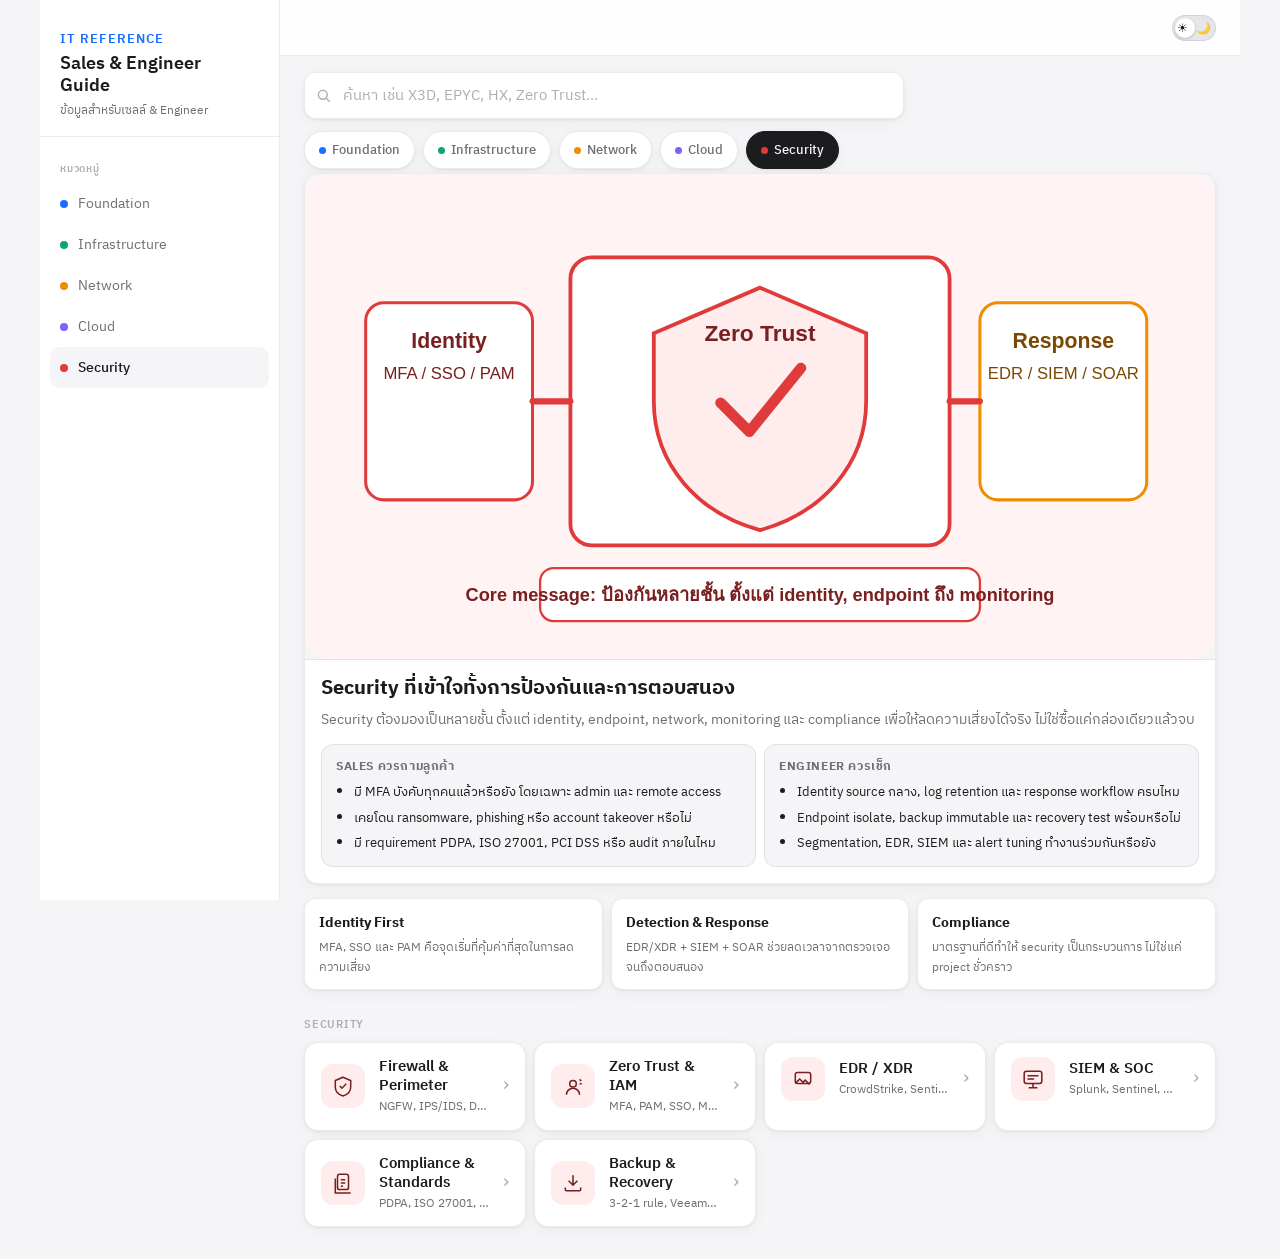
<file: security.html>
<!DOCTYPE html>
<html lang="th" data-theme="light">
<head>
<meta charset="UTF-8">
<meta name="viewport" content="width=device-width, initial-scale=1.0, viewport-fit=cover">
<meta name="apple-mobile-web-app-capable" content="yes">
<meta name="apple-mobile-web-app-status-bar-style" content="default">
<title>IT Reference — Sales & Engineer Guide</title>
<link rel="preconnect" href="https://fonts.googleapis.com">
<link href="https://fonts.googleapis.com/css2?family=IBM+Plex+Sans+Thai:wght@300;400;500;600&family=IBM+Plex+Mono:wght@400;500&display=swap" rel="stylesheet">
<link rel="stylesheet" href="assets/css/styles.css">
</head>
<body data-default-page="sec">

<div class="app-wrapper">
  <!-- SIDEBAR (desktop only) -->
  <aside class="sidebar" id="sidebar">
    <div class="sidebar-header">
      <div class="sidebar-logo">IT Reference</div>
      <div class="sidebar-title">Sales & Engineer<br>Guide</div>
      <div class="sidebar-sub">ข้อมูลสำหรับเซลล์ & Engineer</div>
    </div>
    <nav class="sidebar-nav">
      <div class="sidebar-section">หมวดหมู่</div>
      <div class="sidebar-item active" onclick="setPageDesktop('found',this)">
        <span class="sidebar-dot" style="background:#1A6EFF"></span>Foundation
      </div>
      <div class="sidebar-item" onclick="setPageDesktop('infra',this)">
        <span class="sidebar-dot" style="background:#0FA66B"></span>Infrastructure
      </div>
      <div class="sidebar-item" onclick="setPageDesktop('net',this)">
        <span class="sidebar-dot" style="background:#F08C00"></span>Network
      </div>
      <div class="sidebar-item" onclick="setPageDesktop('cloud',this)">
        <span class="sidebar-dot" style="background:#7B61FF"></span>Cloud
      </div>
      <div class="sidebar-item" onclick="setPageDesktop('sec',this)">
        <span class="sidebar-dot" style="background:#E03B3B"></span>Security
      </div>
    </nav>
  </aside>

  <!-- MAIN CONTENT -->
  <div class="main-content" id="main-content">
    <!-- TOP BAR -->
    <header class="topbar" id="topbar">
      <button class="back-btn" id="back-btn" onclick="showMain()" style="display:none">
        <svg width="16" height="16" viewBox="0 0 20 20" fill="none" stroke="currentColor" stroke-width="2"><path d="M12 4l-6 6 6 6" stroke-linecap="round" stroke-linejoin="round"/></svg>
        กลับ
      </button>
      <div class="topbar-brand" id="topbar-brand">
        <div class="topbar-title">IT Reference</div>
        <div class="topbar-sub">Sales & Engineer Guide</div>
      </div>
      <div style="flex:1"></div>
      <div class="theme-toggle" id="theme-toggle" onclick="toggleTheme()" title="Toggle dark/light mode">
        <span class="theme-icon icon-sun">☀️</span>
        <span class="theme-icon icon-moon">🌙</span>
      </div>
    </header>

    <!-- SEARCH -->
    <div id="main-view">
      <div class="search-wrap">
        <div class="search-bar">
          <svg class="search-icon" width="16" height="16" viewBox="0 0 20 20" fill="none" stroke="currentColor" stroke-width="1.8"><circle cx="8.5" cy="8.5" r="5.5"/><path d="M13 13l3.5 3.5" stroke-linecap="round"/></svg>
          <input class="search-input" id="srch" type="text" placeholder="ค้นหา เช่น X3D, EPYC, HX, Zero Trust..." oninput="doSearch(this.value)" autocomplete="off" autocorrect="off" spellcheck="false">
          <button class="search-clear" id="search-clear" onclick="clearSearch()">✕</button>
        </div>
      </div>

      <!-- Search Results -->
      <div id="search-results-wrap" style="display:none">
        <div class="section-label">ผลการค้นหา</div>
        <div class="card-grid" id="search-results"></div>
      </div>

      <!-- Browse -->
      <div id="browse-wrap">
        <!-- Category Chips -->
        <div class="cat-strip" id="cat-chips">
          <div class="cat-chip active" onclick="setPage('found',this)">
            <span class="cat-dot" style="background:#1A6EFF"></span>Foundation
          </div>
          <div class="cat-chip" onclick="setPage('infra',this)">
            <span class="cat-dot" style="background:#0FA66B"></span>Infrastructure
          </div>
          <div class="cat-chip" onclick="setPage('net',this)">
            <span class="cat-dot" style="background:#F08C00"></span>Network
          </div>
          <div class="cat-chip" onclick="setPage('cloud',this)">
            <span class="cat-dot" style="background:#7B61FF"></span>Cloud
          </div>
          <div class="cat-chip" onclick="setPage('sec',this)">
            <span class="cat-dot" style="background:#E03B3B"></span>Security
          </div>
        </div>

        <!-- FOUNDATION PAGE -->
        <div id="page-found" class="page active page-pad">
          <div class="section-label">Foundation — Hardware</div>
          <div class="card-grid">
            <div class="card" onclick="openCat('cpu')">
              <div class="card-row">
                <div class="card-icon" style="background:var(--intel-bg)">
                  <svg viewBox="0 0 20 20" fill="none" stroke="var(--intel-text)" stroke-width="1.4"><rect x="4" y="4" width="12" height="12" rx="2"/><rect x="7" y="7" width="6" height="6" rx="1"/><path d="M7 2v2M10 2v2M13 2v2M7 16v2M10 16v2M13 16v2M2 7h2M2 10h2M2 13h2M16 7h2M16 10h2M16 13h2"/></svg>
                </div>
                <div class="card-info">
                  <div class="card-title">CPU</div>
                  <div class="card-desc">Intel Xeon, Core Ultra · AMD EPYC, Ryzen</div>
                </div>
                <div class="card-chevron">›</div>
              </div>
            </div>
            <div class="card" onclick="openSheet('mb-main')">
              <div class="card-row">
                <div class="card-icon" style="background:var(--amber-bg)">
                  <svg viewBox="0 0 20 20" fill="none" stroke="var(--amber-text)" stroke-width="1.4"><rect x="2" y="2" width="16" height="16" rx="2"/><rect x="5" y="5" width="4" height="3" rx="1"/><rect x="11" y="5" width="4" height="3" rx="1"/><rect x="5" y="11" width="3" height="2" rx=".5"/><rect x="9" y="11" width="3" height="2" rx=".5"/><rect x="13" y="11" width="2" height="2" rx=".5"/><path d="M5 14h10M2 8h3M2 12h3M15 8h3"/></svg>
                </div>
                <div class="card-info">
                  <div class="card-title">Mainboard / Motherboard</div>
                  <div class="card-desc">Chipset · Socket · Form factor · Desktop · Server · Brand</div>
                </div>
                <div class="card-chevron">›</div>
              </div>
            </div>
            <div class="card" onclick="openSheet('ram-main')">
              <div class="card-row">
                <div class="card-icon" style="background:var(--green-bg)">
                  <svg viewBox="0 0 20 20" fill="none" stroke="var(--green-text)" stroke-width="1.4"><rect x="2" y="6" width="16" height="8" rx="2"/><path d="M6 6V4M10 6V4M14 6V4M6 14v2M10 14v2M14 14v2"/><rect x="5" y="9" width="2" height="2" rx=".5"/><rect x="9" y="9" width="2" height="2" rx=".5"/><rect x="13" y="9" width="2" height="2" rx=".5"/></svg>
                </div>
                <div class="card-info">
                  <div class="card-title">RAM / Memory</div>
                  <div class="card-desc">DDR5, ECC RDIMM, SO-DIMM, HBM3e</div>
                </div>
                <div class="card-chevron">›</div>
              </div>
            </div>
            <div class="card" onclick="openSheet('storage-main')">
              <div class="card-row">
                <div class="card-icon" style="background:var(--amber-bg)">
                  <svg viewBox="0 0 20 20" fill="none" stroke="var(--amber-text)" stroke-width="1.4"><ellipse cx="10" cy="6" rx="7" ry="3"/><path d="M3 6v4c0 1.66 3.13 3 7 3s7-1.34 7-3V6"/><path d="M3 10v4c0 1.66 3.13 3 7 3s7-1.34 7-3v-4"/></svg>
                </div>
                <div class="card-info">
                  <div class="card-title">Storage</div>
                  <div class="card-desc">NVMe PCIe 5, SSD, HDD, SAN, NAS, Tape</div>
                </div>
                <div class="card-chevron">›</div>
              </div>
            </div>
            <div class="card" onclick="openSheet('gpu-main')">
              <div class="card-row">
                <div class="card-icon" style="background:#FBEAF0">
                  <svg viewBox="0 0 20 20" fill="none" stroke="#C0447A" stroke-width="1.4"><rect x="2" y="5" width="16" height="10" rx="2"/><path d="M6 8h8M6 12h8"/><circle cx="5" cy="10" r="1"/><circle cx="15" cy="10" r="1"/></svg>
                </div>
                <div class="card-info">
                  <div class="card-title">GPU</div>
                  <div class="card-desc">AI/HPC · Workstation · Gaming · iGPU</div>
                </div>
                <div class="card-chevron">›</div>
              </div>
            </div>
            <div class="card" onclick="openSheet('psu-main')">
              <div class="card-row">
                <div class="card-icon" style="background:var(--amber-bg)">
                  <svg viewBox="0 0 20 20" fill="none" stroke="var(--amber-text)" stroke-width="1.4"><path d="M11 2L4 11h6l-1 7 7-9h-6z" stroke-linecap="round" stroke-linejoin="round"/></svg>
                </div>
                <div class="card-info">
                  <div class="card-title">PSU & Power</div>
                  <div class="card-desc">80Plus, ATX 3.0, Server Power</div>
                </div>
                <div class="card-chevron">›</div>
              </div>
            </div>
            <div class="card" onclick="openSheet('cooling-main')">
              <div class="card-row">
                <div class="card-icon" style="background:var(--intel-bg)">
                  <svg viewBox="0 0 20 20" fill="none" stroke="var(--intel-text)" stroke-width="1.4"><circle cx="10" cy="10" r="3"/><path d="M10 2v3M10 15v3M2 10h3M15 10h3M4.2 4.2l2.1 2.1M13.7 13.7l2.1 2.1M4.2 15.8l2.1-2.1M13.7 6.3l2.1-2.1"/></svg>
                </div>
                <div class="card-info">
                  <div class="card-title">Cooling</div>
                  <div class="card-desc">Air Cooler, AIO, Custom Loop, Server</div>
                </div>
                <div class="card-chevron">›</div>
              </div>
            </div>
            <div class="card" onclick="openSheet('ups-main')">
              <div class="card-row">
                <div class="card-icon" style="background:var(--green-bg)">
                  <svg viewBox="0 0 20 20" fill="none" stroke="var(--green-text)" stroke-width="1.4"><rect x="3" y="7" width="14" height="9" rx="2"/><path d="M7 7V5a3 3 0 016 0v2"/><path d="M10 11v2"/><circle cx="10" cy="10" r="1.2" fill="var(--green-text)"/></svg>
                </div>
                <div class="card-info">
                  <div class="card-title">UPS & Power Protection</div>
                  <div class="card-desc">Online/Offline/Line-interactive · VA sizing · Runtime</div>
                </div>
                <div class="card-chevron">›</div>
              </div>
            </div>
            <div class="card" onclick="openSheet('ports-main')">
              <div class="card-row">
                <div class="card-icon" style="background:var(--amber-bg)">
                  <svg viewBox="0 0 20 20" fill="none" stroke="var(--amber-text)" stroke-width="1.4"><rect x="2" y="6" width="6" height="4" rx="1"/><rect x="12" y="6" width="6" height="4" rx="1"/><rect x="7" y="9" width="6" height="6" rx="1"/><path d="M5 10v4M15 10v4M10 9V6"/></svg>
                </div>
                <div class="card-info">
                  <div class="card-title">Ports & Connectors</div>
                  <div class="card-desc">USB, PCIe, Thunderbolt, Video, Network, Server</div>
                </div>
                <div class="card-chevron">›</div>
              </div>
            </div>
          </div>

          <div class="section-label">Foundation — End-user Devices</div>
          <div class="card-grid">
            <div class="card" onclick="openSheet('pc-types')">
              <div class="card-row">
                <div class="card-icon" style="background:var(--intel-bg)">
                  <svg viewBox="0 0 20 20" fill="none" stroke="var(--intel-text)" stroke-width="1.4"><rect x="2" y="3" width="16" height="11" rx="2"/><path d="M6 18h8M10 14v4"/><rect x="6" y="6" width="8" height="5" rx="1"/></svg>
                </div>
                <div class="card-info">
                  <div class="card-title">Desktop PC ประเภทต่างๆ</div>
                  <div class="card-desc">Tower · SFF · Mini PC · Micro PC · AIO · Workstation</div>
                </div>
                <div class="card-chevron">›</div>
              </div>
            </div>
            <div class="card" onclick="openSheet('notebook-types')">
              <div class="card-row">
                <div class="card-icon" style="background:var(--purple-bg)">
                  <svg viewBox="0 0 20 20" fill="none" stroke="var(--purple-text)" stroke-width="1.4"><rect x="2" y="3" width="16" height="12" rx="2"/><path d="M2 15h16"/><path d="M1 17h18" stroke-linecap="round"/><rect x="6" y="6" width="8" height="5" rx="1"/></svg>
                </div>
                <div class="card-info">
                  <div class="card-title">Notebook ประเภทต่างๆ</div>
                  <div class="card-desc">Ultrabook · Business · Gaming · Workstation · 2-in-1</div>
                </div>
                <div class="card-chevron">›</div>
              </div>
            </div>
          </div>
        </div>

        <!-- INFRASTRUCTURE PAGE -->
        <div id="page-infra" class="page page-pad">
          <div class="section-label">Infrastructure — Virtualization</div>
          <div class="card-grid">
            <div class="card" onclick="openSheet('vm-what')"><div class="card-row"><div class="card-icon" style="background:var(--green-bg)"><svg viewBox="0 0 20 20" fill="none" stroke="var(--green-text)" stroke-width="1.4"><rect x="2" y="2" width="16" height="16" rx="2"/><rect x="5" y="5" width="4" height="4" rx="1"/><rect x="11" y="5" width="4" height="4" rx="1"/><rect x="5" y="11" width="4" height="4" rx="1"/><rect x="11" y="11" width="4" height="4" rx="1"/></svg></div><div class="card-info"><div class="card-title">VM คืออะไร? ทำไมต้องใช้?</div><div class="card-desc">Virtual Machine พื้นฐาน · ประโยชน์ · ใช้ในองค์กรอย่างไร</div></div><div class="card-chevron">›</div></div></div>
            <div class="card" onclick="openSheet('vm-concept')"><div class="card-row"><div class="card-icon" style="background:var(--green-bg)"><svg viewBox="0 0 20 20" fill="none" stroke="var(--green-text)" stroke-width="1.4"><rect x="2" y="3" width="16" height="14" rx="2"/><path d="M2 8h16"/><rect x="5" y="11" width="4" height="3" rx=".5"/><rect x="11" y="11" width="4" height="3" rx=".5"/></svg></div><div class="card-info"><div class="card-title">Hypervisor & Architecture</div><div class="card-desc">Type 1 vs Type 2 · vCPU · vRAM · vDisk</div></div><div class="card-chevron">›</div></div></div>
            <div class="card" onclick="openSheet('vm-license')"><div class="card-row"><div class="card-icon" style="background:var(--green-bg)"><svg viewBox="0 0 20 20" fill="none" stroke="var(--green-text)" stroke-width="1.4"><rect x="4" y="2" width="12" height="16" rx="2"/><path d="M7 7h6M7 10h6M7 13h4"/></svg></div><div class="card-info"><div class="card-title">Windows Server Licensing</div><div class="card-desc">Standard vs Datacenter · CAL · Core · CSP</div></div><div class="card-chevron">›</div></div></div>
            <div class="card" onclick="openSheet('vm-sizing')"><div class="card-row"><div class="card-icon" style="background:var(--green-bg)"><svg viewBox="0 0 20 20" fill="none" stroke="var(--green-text)" stroke-width="1.4"><path d="M4 16V8l6-4 6 4v8"/><path d="M8 12h4M10 10v4"/><path d="M3 16h14"/></svg></div><div class="card-info"><div class="card-title">VM Sizing & Design</div><div class="card-desc">Sizing guide · Overcommit · HA design</div></div><div class="card-chevron">›</div></div></div>
            <div class="card" onclick="openSheet('vmware')"><div class="card-row"><div class="card-icon" style="background:var(--green-bg)"><svg viewBox="0 0 20 20" fill="none" stroke="var(--green-text)" stroke-width="1.4"><circle cx="10" cy="10" r="7"/><path d="M10 6v4l3 2"/></svg></div><div class="card-info"><div class="card-title">VMware vSphere</div><div class="card-desc">ESXi, vCenter, vSAN, NSX-T, vMotion</div></div><div class="card-chevron">›</div></div></div>
            <div class="card" onclick="openSheet('hyperv')"><div class="card-row"><div class="card-icon" style="background:var(--green-bg)"><svg viewBox="0 0 20 20" fill="none" stroke="var(--green-text)" stroke-width="1.4"><rect x="3" y="3" width="6" height="6" rx="1"/><rect x="11" y="3" width="6" height="6" rx="1"/><rect x="3" y="11" width="6" height="6" rx="1"/><rect x="11" y="11" width="6" height="6" rx="1"/></svg></div><div class="card-info"><div class="card-title">Microsoft Hyper-V</div><div class="card-desc">Windows Server, Azure Stack HCI, S2D</div></div><div class="card-chevron">›</div></div></div>
            <div class="card" onclick="openSheet('kvm')"><div class="card-row"><div class="card-icon" style="background:var(--green-bg)"><svg viewBox="0 0 20 20" fill="none" stroke="var(--green-text)" stroke-width="1.4"><path d="M10 3L17 7v6l-7 4-7-4V7z"/><path d="M10 3v10M3 7l7 4 7-4"/></svg></div><div class="card-info"><div class="card-title">KVM / Proxmox</div><div class="card-desc">Open source, Linux native, Ceph</div></div><div class="card-chevron">›</div></div></div>
            <div class="card" onclick="openSheet('k8s')"><div class="card-row"><div class="card-icon" style="background:var(--green-bg)"><svg viewBox="0 0 20 20" fill="none" stroke="var(--green-text)" stroke-width="1.4"><circle cx="10" cy="10" r="3"/><circle cx="10" cy="3" r="1.5"/><circle cx="10" cy="17" r="1.5"/><circle cx="3" cy="10" r="1.5"/><circle cx="17" cy="10" r="1.5"/><path d="M10 5.5v1.5M10 13v1.5M4.5 10h1.5M14 10h1.5"/></svg></div><div class="card-info"><div class="card-title">Container & Kubernetes</div><div class="card-desc">Docker, K8s, Helm, EKS/AKS/GKE</div></div><div class="card-chevron">›</div></div></div>
            <div class="card" onclick="openSheet('cicd')"><div class="card-row"><div class="card-icon" style="background:var(--green-bg)"><svg viewBox="0 0 20 20" fill="none" stroke="var(--green-text)" stroke-width="1.4"><path d="M4 10h12M12 6l4 4-4 4"/><circle cx="5" cy="10" r="2"/></svg></div><div class="card-info"><div class="card-title">CI/CD & DevOps</div><div class="card-desc">GitOps, Jenkins, ArgoCD, GitHub Actions</div></div><div class="card-chevron">›</div></div></div>
          </div>
        </div>

        <!-- NETWORK PAGE -->
        <div id="page-net" class="page page-pad">
          <div class="section-label">Network</div>
          <div class="card-grid">
            <div class="card" onclick="openSheet('osi')"><div class="card-row"><div class="card-icon" style="background:var(--amber-bg)"><svg viewBox="0 0 20 20" fill="none" stroke="var(--amber-text)" stroke-width="1.4"><rect x="2" y="3" width="16" height="2" rx="1"/><rect x="2" y="7" width="16" height="2" rx="1"/><rect x="2" y="11" width="16" height="2" rx="1"/><rect x="2" y="15" width="16" height="2" rx="1"/></svg></div><div class="card-info"><div class="card-title">OSI 7 Layers</div><div class="card-desc">L1–L7 reference model, protocols</div></div><div class="card-chevron">›</div></div></div>
            <div class="card" onclick="openSheet('l2')"><div class="card-row"><div class="card-icon" style="background:var(--amber-bg)"><svg viewBox="0 0 20 20" fill="none" stroke="var(--amber-text)" stroke-width="1.4"><rect x="3" y="7" width="14" height="6" rx="2"/><circle cx="7" cy="10" r="1"/><circle cx="10" cy="10" r="1"/><circle cx="13" cy="10" r="1"/><path d="M7 7V5M10 7V5M13 7V5M7 13v2M10 13v2M13 13v2"/></svg></div><div class="card-info"><div class="card-title">L2 — Switching</div><div class="card-desc">MAC, VLAN 802.1Q, STP, LACP</div></div><div class="card-chevron">›</div></div></div>
            <div class="card" onclick="openSheet('l3')"><div class="card-row"><div class="card-icon" style="background:var(--amber-bg)"><svg viewBox="0 0 20 20" fill="none" stroke="var(--amber-text)" stroke-width="1.4"><circle cx="10" cy="5" r="2"/><circle cx="4" cy="15" r="2"/><circle cx="16" cy="15" r="2"/><path d="M10 7l-6 6M10 7l6 6M4 15h12" stroke-linecap="round"/></svg></div><div class="card-info"><div class="card-title">L3 — Routing</div><div class="card-desc">IP, OSPF, BGP, VRF, CIDR</div></div><div class="card-chevron">›</div></div></div>
            <div class="card" onclick="openSheet('l4lb')"><div class="card-row"><div class="card-icon" style="background:var(--amber-bg)"><svg viewBox="0 0 20 20" fill="none" stroke="var(--amber-text)" stroke-width="1.4"><path d="M10 3v14M3 10l7-7 7 7"/><path d="M6 14h8" stroke-linecap="round"/></svg></div><div class="card-info"><div class="card-title">L4 / Load Balancer</div><div class="card-desc">TCP/UDP, L4 vs L7 LB, SSL offload</div></div><div class="card-chevron">›</div></div></div>
            <div class="card" onclick="openSheet('sdwan')"><div class="card-row"><div class="card-icon" style="background:var(--amber-bg)"><svg viewBox="0 0 20 20" fill="none" stroke="var(--amber-text)" stroke-width="1.4"><circle cx="10" cy="10" r="7"/><path d="M3 10h14M10 3c-2.5 2-4 4.3-4 7s1.5 5 4 7M10 3c2.5 2 4 4.3 4 7s-1.5 5-4 7"/></svg></div><div class="card-info"><div class="card-title">SD-WAN / SASE</div><div class="card-desc">Overlay WAN, Zero Trust, MPLS</div></div><div class="card-chevron">›</div></div></div>
            <div class="card" onclick="openSheet('wifi6')"><div class="card-row"><div class="card-icon" style="background:var(--amber-bg)"><svg viewBox="0 0 20 20" fill="none" stroke="var(--amber-text)" stroke-width="1.4"><path d="M2 8c4.4-4 11.6-4 16 0M5 11c2.8-2.7 7.2-2.7 10 0M8 14c1.3-1.3 3.7-1.3 5 0"/><circle cx="10" cy="17" r="1"/></svg></div><div class="card-info"><div class="card-title">Wi-Fi 6/7 & Wireless</div><div class="card-desc">802.11ax, 802.11be, WPA3, MU-MIMO</div></div><div class="card-chevron">›</div></div></div>
          </div>
        </div>

        <!-- CLOUD PAGE -->
        <div id="page-cloud" class="page page-pad">
          <div class="section-label">Cloud</div>
          <div class="card-grid">
            <div class="card" onclick="openSheet('vpc')"><div class="card-row"><div class="card-icon" style="background:var(--purple-bg)"><svg viewBox="0 0 20 20" fill="none" stroke="var(--purple-text)" stroke-width="1.4"><rect x="2" y="4" width="16" height="12" rx="2"/><path d="M2 8h16M6 4v4M10 4v4M14 4v4"/></svg></div><div class="card-info"><div class="card-title">VPC & Subnet</div><div class="card-desc">Public/Private/Data tier, SG, NACL</div></div><div class="card-chevron">›</div></div></div>
            <div class="card" onclick="openSheet('cloudlb')"><div class="card-row"><div class="card-icon" style="background:var(--purple-bg)"><svg viewBox="0 0 20 20" fill="none" stroke="var(--purple-text)" stroke-width="1.4"><path d="M10 4v12M4 10h12"/><path d="M6 6l8 8M14 6l-8 8" opacity=".3"/></svg></div><div class="card-info"><div class="card-title">Cloud LB & CDN</div><div class="card-desc">ALB, NLB, CloudFront, WAF, DDoS</div></div><div class="card-chevron">›</div></div></div>
            <div class="card" onclick="openSheet('svcmodel')"><div class="card-row"><div class="card-icon" style="background:var(--purple-bg)"><svg viewBox="0 0 20 20" fill="none" stroke="var(--purple-text)" stroke-width="1.4"><path d="M4 16V8l6-4 6 4v8"/><path d="M8 16v-5h4v5"/></svg></div><div class="card-info"><div class="card-title">IaaS / PaaS / SaaS</div><div class="card-desc">Cloud service model เปรียบเทียบ</div></div><div class="card-chevron">›</div></div></div>
            <div class="card" onclick="openSheet('connectivity')"><div class="card-row"><div class="card-icon" style="background:var(--purple-bg)"><svg viewBox="0 0 20 20" fill="none" stroke="var(--purple-text)" stroke-width="1.4"><path d="M3 10c0-3.87 3.13-7 7-7s7 3.13 7 7-3.13 7-7 7-7-3.13-7-7z"/><path d="M3 10h14"/></svg></div><div class="card-info"><div class="card-title">Cloud Connectivity</div><div class="card-desc">Direct Connect, ExpressRoute, VPN</div></div><div class="card-chevron">›</div></div></div>
            <div class="card" onclick="openSheet('hadr')"><div class="card-row"><div class="card-icon" style="background:var(--purple-bg)"><svg viewBox="0 0 20 20" fill="none" stroke="var(--purple-text)" stroke-width="1.4"><path d="M10 3l2 4h4l-3 3 1 4-4-2-4 2 1-4-3-3h4z"/></svg></div><div class="card-info"><div class="card-title">HA & Disaster Recovery</div><div class="card-desc">RTO/RPO, Multi-AZ, Backup strategy</div></div><div class="card-chevron">›</div></div></div>
            <div class="card" onclick="openSheet('finops')"><div class="card-row"><div class="card-icon" style="background:var(--purple-bg)"><svg viewBox="0 0 20 20" fill="none" stroke="var(--purple-text)" stroke-width="1.4"><rect x="3" y="5" width="14" height="10" rx="2"/><path d="M3 9h14M7 9v6"/><circle cx="11" cy="12" r="1.5"/></svg></div><div class="card-info"><div class="card-title">FinOps & Cost</div><div class="card-desc">Reserved, Spot, Savings Plans, Tagging</div></div><div class="card-chevron">›</div></div></div>
          </div>
        </div>

        <!-- SECURITY PAGE -->
        <div id="page-sec" class="page page-pad">
          <div class="hero-panel"><img class="hero-media" src="assets/img/security-overview.svg" alt="Security overview diagram"><div class="hero-body"><div class="hero-title">Security ที่เข้าใจทั้งการป้องกันและการตอบสนอง</div><div class="hero-desc">Security ต้องมองเป็นหลายชั้น ตั้งแต่ identity, endpoint, network, monitoring และ compliance เพื่อให้ลดความเสี่ยงได้จริง ไม่ใช่ซื้อแค่กล่องเดียวแล้วจบ</div><div class="hero-grid"><div class="hero-card"><h4>Sales ควรถามลูกค้า</h4><ul><li>มี MFA บังคับทุกคนแล้วหรือยัง โดยเฉพาะ admin และ remote access</li><li>เคยโดน ransomware, phishing หรือ account takeover หรือไม่</li><li>มี requirement PDPA, ISO 27001, PCI DSS หรือ audit ภายในไหม</li></ul></div><div class="hero-card"><h4>Engineer ควรเช็ก</h4><ul><li>Identity source กลาง, log retention และ response workflow ครบไหม</li><li>Endpoint isolate, backup immutable และ recovery test พร้อมหรือไม่</li><li>Segmentation, EDR, SIEM และ alert tuning ทำงานร่วมกันหรือยัง</li></ul></div></div></div></div><div class="topic-strip"><div class="topic-mini"><div class="topic-mini-title">Identity First</div><div class="topic-mini-desc">MFA, SSO และ PAM คือจุดเริ่มที่คุ้มค่าที่สุดในการลดความเสี่ยง</div></div><div class="topic-mini"><div class="topic-mini-title">Detection & Response</div><div class="topic-mini-desc">EDR/XDR + SIEM + SOAR ช่วยลดเวลาจากตรวจเจอจนถึงตอบสนอง</div></div><div class="topic-mini"><div class="topic-mini-title">Compliance</div><div class="topic-mini-desc">มาตรฐานที่ดีทำให้ security เป็นกระบวนการ ไม่ใช่แค่ project ชั่วคราว</div></div></div><div class="section-label">Security</div>
          <div class="card-grid">
            <div class="card" onclick="openSheet('ngfw')"><div class="card-row"><div class="card-icon" style="background:var(--amd-bg)"><svg viewBox="0 0 20 20" fill="none" stroke="var(--amd-text)" stroke-width="1.4"><path d="M10 2l7 3v6c0 4-3 7-7 8-4-1-7-4-7-8V5z"/><path d="M7 10l2 2 4-4"/></svg></div><div class="card-info"><div class="card-title">Firewall & Perimeter</div><div class="card-desc">NGFW, IPS/IDS, DMZ, DDoS</div></div><div class="card-chevron">›</div></div></div>
            <div class="card" onclick="openSheet('zerotrust')"><div class="card-row"><div class="card-icon" style="background:var(--amd-bg)"><svg viewBox="0 0 20 20" fill="none" stroke="var(--amd-text)" stroke-width="1.4"><circle cx="10" cy="8" r="3"/><path d="M4 18c0-3.31 2.69-6 6-6s6 2.69 6 6"/><path d="M16 4l1.5 1.5M18 8h-2"/></svg></div><div class="card-info"><div class="card-title">Zero Trust & IAM</div><div class="card-desc">MFA, PAM, SSO, Micro-segmentation</div></div><div class="card-chevron">›</div></div></div>
            <div class="card" onclick="openSheet('edr')"><div class="card-row"><div class="card-icon" style="background:var(--amd-bg)"><svg viewBox="0 0 20 20" fill="none" stroke="var(--amd-text)" stroke-width="1.4"><rect x="3" y="4" width="14" height="10" rx="2"/><path d="M3 14l4-4 3 3 2-2 4 4"/></svg></div><div class="card-info"><div class="card-title">EDR / XDR</div><div class="card-desc">CrowdStrike, SentinelOne, Defender XDR</div></div><div class="card-chevron">›</div></div></div>
            <div class="card" onclick="openSheet('soc')"><div class="card-row"><div class="card-icon" style="background:var(--amd-bg)"><svg viewBox="0 0 20 20" fill="none" stroke="var(--amd-text)" stroke-width="1.4"><rect x="2" y="3" width="16" height="11" rx="2"/><path d="M6 18h8M10 14v4"/><path d="M5 7h10M5 10h6"/></svg></div><div class="card-info"><div class="card-title">SIEM & SOC</div><div class="card-desc">Splunk, Sentinel, SOAR, MTTD/MTTR</div></div><div class="card-chevron">›</div></div></div>
            <div class="card" onclick="openSheet('compliance')"><div class="card-row"><div class="card-icon" style="background:var(--amd-bg)"><svg viewBox="0 0 20 20" fill="none" stroke="var(--amd-text)" stroke-width="1.4"><rect x="5" y="2" width="10" height="14" rx="2"/><path d="M8 7h4M8 10h4M8 13h2"/><path d="M3 6v13h14"/></svg></div><div class="card-info"><div class="card-title">Compliance & Standards</div><div class="card-desc">PDPA, ISO 27001, PCI DSS, NIST</div></div><div class="card-chevron">›</div></div></div>
            <div class="card" onclick="openSheet('backup')"><div class="card-row"><div class="card-icon" style="background:var(--amd-bg)"><svg viewBox="0 0 20 20" fill="none" stroke="var(--amd-text)" stroke-width="1.4"><path d="M10 3v9m-4-4l4 4 4-4"/><path d="M3 14v2a1 1 0 001 1h12a1 1 0 001-1v-2"/></svg></div><div class="card-info"><div class="card-title">Backup & Recovery</div><div class="card-desc">3-2-1 rule, Veeam, Immutable backup</div></div><div class="card-chevron">›</div></div></div>
          </div>
        </div>
      </div><!-- /browse-wrap -->
    </div><!-- /main-view -->

    <!-- CPU VIEW -->
    <div id="cpu-view" style="display:none" class="page-pad">
      <div class="brand-row">
        <div class="brand-btn intel" id="cpu-bi" onclick="setCpuBrand('intel')">⚡ Intel</div>
        <div class="brand-btn" id="cpu-ba" onclick="setCpuBrand('amd')">🔥 AMD</div>
      </div>

      <!-- Intel -->
      <div id="cpu-intel-view">
        <div class="seg-row">
          <div class="seg-btn active" id="isg-nb" onclick="setCpuSeg('i','nb')">Notebook</div>
          <div class="seg-btn" id="isg-pc" onclick="setCpuSeg('i','pc')">Desktop</div>
          <div class="seg-btn" id="isg-sv" onclick="setCpuSeg('i','sv')">Server (Xeon)</div>
        </div>
        <div id="i-nb-view">
          <div class="ex-box">
            <div class="ex-label">อ่านชื่อ: Intel Core Ultra 7 258V</div>
            <div class="seg-anatomy">
              <div class="anat-item"><span class="anat-val c-intel">Ultra 7</span><span class="anat-lbl l-tier">Tier</span></div>
              <div class="anat-item"><span class="anat-val">2</span><span class="anat-lbl l-gen">Gen</span></div>
              <div class="anat-item"><span class="anat-val">58</span><span class="anat-lbl l-sku">SKU</span></div>
              <div class="anat-item"><span class="anat-val">V</span><span class="anat-lbl l-sfx">Suffix</span></div>
            </div>
          </div>
          <div class="section-label">Tier</div>
          <div class="table-wrap"><table><tr><th>Tier</th><th>ความหมาย</th><th></th></tr>
            <tr><td><span class="bx" style="background:var(--intel-bg);color:var(--intel-text)">Core Ultra 9</span></td><td>สูงสุด Creator/AI</td><td><span class="info-btn" onclick="openPuById('inu9')">i</span></td></tr>
            <tr><td><span class="bx" style="background:var(--intel-bg);color:var(--intel-text)">Core Ultra 7</span></td><td>High-end สมดุล</td><td><span class="info-btn" onclick="openPuById('inu7')">i</span></td></tr>
            <tr><td><span class="bx" style="background:var(--intel-bg);color:var(--intel-text)">Core Ultra 5</span></td><td>Mid-range คุ้มค่า</td><td><span class="info-btn" onclick="openPuById('inu5')">i</span></td></tr>
            <tr><td><span class="bx" style="background:var(--badge-neutral);color:var(--badge-neutral-text)">Core i9/i7/i5</span></td><td>Gen 12–14 เก่า</td><td><span class="info-btn" onclick="openPuById('inold')">i</span></td></tr>
          </table></div>
          <div class="section-label" style="margin-top:4px">Suffix — Mobile</div>
          <div class="table-wrap"><table><tr><th>Suffix</th><th>ความหมาย</th><th>TDP</th><th></th></tr>
            <tr><td><span class="bx l-sfx">HX</span></td><td>Highest perf</td><td>55W+</td><td><span class="info-btn" onclick="openPuById('in_hx')">i</span></td></tr>
            <tr><td><span class="bx l-sfx">H</span></td><td>High perf Gaming</td><td>45W</td><td><span class="info-btn" onclick="openPuById('in_h')">i</span></td></tr>
            <tr><td><span class="bx l-sfx">P</span></td><td>Perf+ประหยัด Slim</td><td>28W</td><td><span class="info-btn" onclick="openPuById('in_p')">i</span></td></tr>
            <tr><td><span class="bx l-sfx">U</span></td><td>Ultra-low power</td><td>15W</td><td><span class="info-btn" onclick="openPuById('in_u')">i</span></td></tr>
            <tr><td><span class="bx l-sfx">V</span></td><td>AI PC NPU 48 TOPS</td><td>17W</td><td><span class="info-btn" onclick="openPuById('in_v')">i</span></td></tr>
            <tr><td><span class="bx l-sfx">Y</span></td><td>Fanless Tablet</td><td>9W</td><td><span class="info-btn" onclick="openPuById('in_y')">i</span></td></tr>
          </table></div>
          <div class="note-box">Gen: i-series เลขหลักพัน (14xxx=Gen14) / Core Ultra เลขหลักร้อย (258V=Gen2) — Arrow Lake 2024</div>
        </div>
        <div id="i-pc-view" style="display:none">
          <div class="ex-box">
            <div class="ex-label">อ่านชื่อ: Intel Core Ultra 9 285K</div>
            <div class="seg-anatomy">
              <div class="anat-item"><span class="anat-val c-intel">Ultra 9</span><span class="anat-lbl l-tier">Tier</span></div>
              <div class="anat-item"><span class="anat-val">2</span><span class="anat-lbl l-gen">Gen</span></div>
              <div class="anat-item"><span class="anat-val">85</span><span class="anat-lbl l-sku">SKU</span></div>
              <div class="anat-item"><span class="anat-val">K</span><span class="anat-lbl l-sfx">Suffix</span></div>
            </div>
          </div>
          <div class="section-label">Tier</div>
          <div class="table-wrap"><table><tr><th>Tier</th><th>ความหมาย</th><th></th></tr>
            <tr><td><span class="bx" style="background:var(--intel-bg);color:var(--intel-text)">Core Ultra 9</span></td><td>ท็อป core/thread</td><td><span class="info-btn" onclick="openPuById('idu9')">i</span></td></tr>
            <tr><td><span class="bx" style="background:var(--intel-bg);color:var(--intel-text)">Core Ultra 7</span></td><td>High-end คุ้มค่า</td><td><span class="info-btn" onclick="openPuById('idu7')">i</span></td></tr>
            <tr><td><span class="bx" style="background:var(--intel-bg);color:var(--intel-text)">Core Ultra 5</span></td><td>Mid-range ดีสุด</td><td><span class="info-btn" onclick="openPuById('idu5')">i</span></td></tr>
            <tr><td><span class="bx" style="background:var(--badge-neutral);color:var(--badge-neutral-text)">Core i9/i7/i5/i3</span></td><td>LGA1700 รุ่นเก่า</td><td><span class="info-btn" onclick="openPuById('idold')">i</span></td></tr>
          </table></div>
          <div class="section-label" style="margin-top:4px">Suffix — Desktop</div>
          <div class="table-wrap"><table><tr><th>Suffix</th><th>ความหมาย</th><th>เหมาะกับ</th><th></th></tr>
            <tr><td><span class="bx l-sfx">K</span></td><td>Unlocked OC ได้</td><td>Z-MB เท่านั้น</td><td><span class="info-btn" onclick="openPuById('id_k')">i</span></td></tr>
            <tr><td><span class="bx l-sfx">KF</span></td><td>Unlocked ไม่มี iGPU</td><td>ใช้คู่ dGPU</td><td><span class="info-btn" onclick="openPuById('id_kf')">i</span></td></tr>
            <tr><td><span class="bx l-sfx">F</span></td><td>ไม่มี iGPU ล็อก clock</td><td>Budget+dGPU</td><td><span class="info-btn" onclick="openPuById('id_f')">i</span></td></tr>
            <tr><td><span class="bx l-sfx">T</span></td><td>Low power 35W</td><td>Mini PC/NAS</td><td><span class="info-btn" onclick="openPuById('id_t')">i</span></td></tr>
            <tr><td><span class="bx" style="background:var(--badge-neutral);color:var(--badge-neutral-text)">(ไม่มี)</span></td><td>มาตรฐาน มี iGPU</td><td>ทั่วไป</td><td><span class="info-btn" onclick="openPuById('id_std')">i</span></td></tr>
          </table></div>
          <div class="note-box">Arrow Lake Core Ultra = LGA1851 · Gen 12–14 = LGA1700 — ต้องตรวจ socket ก่อนเสมอ</div>
        </div>
        <div id="i-sv-view" style="display:none">
          <div class="ex-box">
            <div class="ex-label">อ่านชื่อ: Intel Xeon Gold 6538Y+</div>
            <div class="seg-anatomy">
              <div class="anat-item"><span class="anat-val c-intel">Gold</span><span class="anat-lbl l-tier">Tier</span></div>
              <div class="anat-item"><span class="anat-val">6</span><span class="anat-lbl l-gen">Gen</span></div>
              <div class="anat-item"><span class="anat-val">538</span><span class="anat-lbl l-sku">SKU</span></div>
              <div class="anat-item"><span class="anat-val">Y+</span><span class="anat-lbl l-sfx">Suffix</span></div>
            </div>
          </div>
          <div class="section-label">Tier</div>
          <div class="table-wrap"><table><tr><th>Tier</th><th>Socket</th><th>เหมาะกับ</th><th></th></tr>
            <tr><td><span class="bx" style="background:var(--amber-bg);color:var(--amber-text)">Platinum</span></td><td>8P</td><td>Cloud/HPC/Mission Critical</td><td><span class="info-btn" onclick="openPuById('ispt')">i</span></td></tr>
            <tr><td><span class="bx" style="background:var(--intel-bg);color:var(--intel-text)">Gold</span></td><td>2P</td><td>DB/VM/ERP</td><td><span class="info-btn" onclick="openPuById('isgd')">i</span></td></tr>
            <tr><td><span class="bx" style="background:var(--green-bg);color:var(--green-text)">Silver</span></td><td>2P</td><td>SMB/File Server</td><td><span class="info-btn" onclick="openPuById('issv')">i</span></td></tr>
            <tr><td><span class="bx" style="background:var(--badge-neutral);color:var(--badge-neutral-text)">Bronze</span></td><td>2P</td><td>Entry Server</td><td><span class="info-btn" onclick="openPuById('isbz')">i</span></td></tr>
            <tr><td><span class="bx" style="background:var(--amd-bg);color:var(--amd-text)">W9/W7</span></td><td>WS</td><td>VFX/AI Workstation</td><td><span class="info-btn" onclick="openPuById('isw')">i</span></td></tr>
          </table></div>
          <div class="note-box">4xxx=Sapphire Rapids · 6xxx=Granite Rapids — ECC RAM จำเป็นทุกรุ่น</div>
        </div>
      </div>

      <!-- AMD -->
      <div id="cpu-amd-view" style="display:none">
        <div class="seg-row">
          <div class="seg-btn active" id="asg-nb" onclick="setCpuSeg('a','nb')">Notebook</div>
          <div class="seg-btn" id="asg-pc" onclick="setCpuSeg('a','pc')">Desktop</div>
          <div class="seg-btn" id="asg-sv" onclick="setCpuSeg('a','sv')">Server (EPYC)</div>
        </div>
        <div id="a-nb-view">
          <div class="ex-box">
            <div class="ex-label">อ่านชื่อ: AMD Ryzen AI 9 HX 375 / Ryzen 7 8845HS</div>
            <div class="seg-anatomy">
              <div class="anat-item"><span class="anat-val c-amd">Ryzen AI 9</span><span class="anat-lbl l-amd-s">Series</span></div>
              <div class="anat-item"><span class="anat-val">HX</span><span class="anat-lbl l-amd-sg">Class</span></div>
              <div class="anat-item"><span class="anat-val">375</span><span class="anat-lbl l-sku">SKU</span></div>
            </div>
          </div>
          <div class="section-label">Series — AMD Notebook</div>
          <div class="table-wrap"><table><tr><th>Series</th><th>คำอธิบาย</th><th></th></tr>
            <tr><td><span class="bx" style="background:var(--amd-bg);color:var(--amd-text)">Ryzen AI 9 HX</span></td><td>NPU 50 TOPS — Copilot+</td><td><span class="info-btn" onclick="openPuById('anai9')">i</span></td></tr>
            <tr><td><span class="bx" style="background:var(--amd-bg);color:var(--amd-text)">Ryzen 9</span></td><td>ท็อป perf หนัก</td><td><span class="info-btn" onclick="openPuById('an9')">i</span></td></tr>
            <tr><td><span class="bx" style="background:var(--amd-bg);color:var(--amd-text)">Ryzen 7</span></td><td>Balance ดีที่สุด</td><td><span class="info-btn" onclick="openPuById('an7')">i</span></td></tr>
            <tr><td><span class="bx" style="background:var(--amd-bg);color:var(--amd-text)">Ryzen 5</span></td><td>Mid-range คุ้มค่า</td><td><span class="info-btn" onclick="openPuById('an5')">i</span></td></tr>
          </table></div>
          <div class="section-label" style="margin-top:4px">Suffix — AMD Mobile</div>
          <div class="table-wrap"><table><tr><th>Suffix</th><th>ความหมาย</th><th>TDP</th><th></th></tr>
            <tr><td><span class="bx l-amd-sg">HX</span></td><td>Highest perf</td><td>55W+</td><td><span class="info-btn" onclick="openPuById('an_hx')">i</span></td></tr>
            <tr><td><span class="bx l-amd-sg">H</span></td><td>High perf Gaming</td><td>45W</td><td><span class="info-btn" onclick="openPuById('an_h')">i</span></td></tr>
            <tr><td><span class="bx l-amd-sg">HS</span></td><td>H + บางกว่า Slim</td><td>35W</td><td><span class="info-btn" onclick="openPuById('an_hs')">i</span></td></tr>
            <tr><td><span class="bx l-amd-sg">U</span></td><td>Ultra-low power</td><td>15W</td><td><span class="info-btn" onclick="openPuById('an_u')">i</span></td></tr>
            <tr><td><span class="bx l-amd-sg">e</span></td><td>Efficiency AI PC</td><td>15W</td><td><span class="info-btn" onclick="openPuById('an_e')">i</span></td></tr>
          </table></div>
          <div class="note-box note-amd">Strix Point 2024: Ryzen AI 9 HX 375 — เลข 3 หลังหลัง HX = SKU ไม่ใช่ Gen</div>
        </div>
        <div id="a-pc-view" style="display:none">
          <div class="ex-box">
            <div class="ex-label">อ่านชื่อ: AMD Ryzen 9 9950X3D</div>
            <div class="seg-anatomy">
              <div class="anat-item"><span class="anat-val c-amd">Ryzen 9</span><span class="anat-lbl l-amd-s">Series</span></div>
              <div class="anat-item"><span class="anat-val">9</span><span class="anat-lbl l-amd-g">Gen</span></div>
              <div class="anat-item"><span class="anat-val">950</span><span class="anat-lbl l-sku">SKU</span></div>
              <div class="anat-item"><span class="anat-val">X3D</span><span class="anat-lbl l-amd-sf">Suffix</span></div>
            </div>
          </div>
          <div class="section-label">Series — AMD Desktop</div>
          <div class="table-wrap"><table><tr><th>Series</th><th>คำอธิบาย</th><th></th></tr>
            <tr><td><span class="bx" style="background:var(--amd-bg);color:var(--amd-text)">Ryzen 9</span></td><td>ท็อปสุด Creator</td><td><span class="info-btn" onclick="openPuById('ad9')">i</span></td></tr>
            <tr><td><span class="bx" style="background:var(--amd-bg);color:var(--amd-text)">Ryzen 7</span></td><td>High-end Gaming</td><td><span class="info-btn" onclick="openPuById('ad7')">i</span></td></tr>
            <tr><td><span class="bx" style="background:var(--amd-bg);color:var(--amd-text)">Ryzen 5</span></td><td>Mid-range คุ้มค่า</td><td><span class="info-btn" onclick="openPuById('ad5')">i</span></td></tr>
            <tr><td><span class="bx" style="background:var(--amd-bg);color:var(--amd-text)">Ryzen 3</span></td><td>Entry-level</td><td><span class="info-btn" onclick="openPuById('ad3')">i</span></td></tr>
          </table></div>
          <div class="section-label" style="margin-top:4px">Suffix — AMD Desktop</div>
          <div class="table-wrap"><table><tr><th>Suffix</th><th>ความหมาย</th><th>เหมาะกับ</th><th></th></tr>
            <tr><td><span class="bx l-amd-sg">X3D</span></td><td>3D V-Cache L3 96–144MB</td><td>Gaming FPS สูงสุด</td><td><span class="info-btn" onclick="openPuById('ad_x3d')">i</span></td></tr>
            <tr><td><span class="bx l-amd-sg">X</span></td><td>High perf Boost</td><td>Gaming+Creator</td><td><span class="info-btn" onclick="openPuById('ad_x')">i</span></td></tr>
            <tr><td><span class="bx l-amd-sg">XT</span></td><td>Refresh X clock+นิด</td><td>ทั่วไป</td><td><span class="info-btn" onclick="openPuById('ad_xt')">i</span></td></tr>
            <tr><td><span class="bx l-amd-sg">G</span></td><td>Radeon iGPU ในตัว</td><td>ไม่มี dGPU</td><td><span class="info-btn" onclick="openPuById('ad_g')">i</span></td></tr>
            <tr><td><span class="bx l-amd-sg">GE</span></td><td>iGPU+Low power 65W</td><td>Mini PC/HTPC</td><td><span class="info-btn" onclick="openPuById('ad_ge')">i</span></td></tr>
            <tr><td><span class="bx" style="background:var(--badge-neutral);color:var(--badge-neutral-text)">(ไม่มี)</span></td><td>มาตรฐาน</td><td>ทั่วไป</td><td><span class="info-btn" onclick="openPuById('ad_std')">i</span></td></tr>
          </table></div>
          <div class="note-box note-amd">AM5 (DDR5) — Ryzen 7xxx/9xxx · AM4 (DDR4) — Ryzen 5xxx</div>
        </div>
        <div id="a-sv-view" style="display:none">
          <div class="ex-box">
            <div class="ex-label">อ่านชื่อ: AMD EPYC 9654P</div>
            <div class="seg-anatomy">
              <div class="anat-item"><span class="anat-val c-amd">EPYC</span><span class="anat-lbl l-amd-s">Brand</span></div>
              <div class="anat-item"><span class="anat-val">9</span><span class="anat-lbl l-amd-g">Gen</span></div>
              <div class="anat-item"><span class="anat-val">6</span><span class="anat-lbl l-amd-sg">Tier</span></div>
              <div class="anat-item"><span class="anat-val">54</span><span class="anat-lbl l-sku">SKU</span></div>
              <div class="anat-item"><span class="anat-val">P</span><span class="anat-lbl l-amd-sf">Suffix</span></div>
            </div>
          </div>
          <div class="section-label">Tier — EPYC</div>
          <div class="table-wrap"><table><tr><th>Tier</th><th>Core</th><th>เหมาะกับ</th><th></th></tr>
            <tr><td><span class="bx" style="background:var(--amd-bg);color:var(--amd-text)">9xxx</span></td><td>128–192</td><td>Cloud/HPC/AI</td><td><span class="info-btn" onclick="openPuById('as9')">i</span></td></tr>
            <tr><td><span class="bx" style="background:var(--amd-bg);color:var(--amd-text)">7xxx</span></td><td>64–96</td><td>DB/VM</td><td><span class="info-btn" onclick="openPuById('as7')">i</span></td></tr>
            <tr><td><span class="bx" style="background:var(--amd-bg);color:var(--amd-text)">5xxx</span></td><td>16–32</td><td>SMB/Edge</td><td><span class="info-btn" onclick="openPuById('as5')">i</span></td></tr>
            <tr><td><span class="bx" style="background:var(--amd-bg);color:var(--amd-text)">3xxx</span></td><td>8–16</td><td>File Server</td><td><span class="info-btn" onclick="openPuById('as3')">i</span></td></tr>
          </table></div>
          <div class="section-label" style="margin-top:4px">Suffix — EPYC</div>
          <div class="table-wrap"><table><tr><th>Suffix</th><th>ความหมาย</th><th>เหมาะกับ</th><th></th></tr>
            <tr><td><span class="bx l-amd-sg">P</span></td><td>Single Socket 1P</td><td>1P ประหยัดงบ</td><td><span class="info-btn" onclick="openPuById('as_p')">i</span></td></tr>
            <tr><td><span class="bx l-amd-sg">F</span></td><td>Frequency Opt</td><td>HFT/Low latency</td><td><span class="info-btn" onclick="openPuById('as_f')">i</span></td></tr>
            <tr><td><span class="bx l-amd-sg">HX</span></td><td>High cache+freq</td><td>HPC/AI Inference</td><td><span class="info-btn" onclick="openPuById('as_hx')">i</span></td></tr>
            <tr><td><span class="bx" style="background:var(--badge-neutral);color:var(--badge-neutral-text)">(ไม่มี)</span></td><td>Dual Socket 2P</td><td>Cloud/VM</td><td><span class="info-btn" onclick="openPuById('as_std')">i</span></td></tr>
          </table></div>
          <div class="note-box note-amd">Turin 9005: 192 core/socket · L3 768MB · DDR5 ECC 6TB/socket · Zen5</div>
        </div>
      </div>
    </div><!-- /cpu-view -->

    <!-- BOTTOM NAV (mobile only) -->
    <nav class="bottom-nav" id="bottom-nav">
      <div class="nav-item active" id="nav-found" onclick="setPageMobile('found',this)">
        <svg class="nav-icon" viewBox="0 0 24 24" fill="none" stroke="currentColor" stroke-width="1.8"><rect x="5" y="5" width="5" height="5" rx="1"/><rect x="14" y="5" width="5" height="5" rx="1"/><rect x="5" y="14" width="5" height="5" rx="1"/><rect x="14" y="14" width="5" height="5" rx="1"/></svg>
        <span class="nav-label">Foundation</span>
      </div>
      <div class="nav-item" id="nav-infra" onclick="setPageMobile('infra',this)">
        <svg class="nav-icon" viewBox="0 0 24 24" fill="none" stroke="currentColor" stroke-width="1.8"><rect x="2" y="3" width="20" height="7" rx="2"/><rect x="2" y="14" width="20" height="7" rx="2"/><circle cx="6" cy="6.5" r="1"/><circle cx="6" cy="17.5" r="1"/></svg>
        <span class="nav-label">Infra</span>
      </div>
      <div class="nav-item" id="nav-net" onclick="setPageMobile('net',this)">
        <svg class="nav-icon" viewBox="0 0 24 24" fill="none" stroke="currentColor" stroke-width="1.8"><circle cx="12" cy="12" r="9"/><path d="M3 12h18M12 3c-2.5 3-4 6-4 9s1.5 6 4 9M12 3c2.5 3 4 6 4 9s-1.5 6-4 9"/></svg>
        <span class="nav-label">Network</span>
      </div>
      <div class="nav-item" id="nav-cloud" onclick="setPageMobile('cloud',this)">
        <svg class="nav-icon" viewBox="0 0 24 24" fill="none" stroke="currentColor" stroke-width="1.8"><path d="M18 10a6 6 0 00-12 0 5 5 0 000 10h12a5 5 0 000-10z"/></svg>
        <span class="nav-label">Cloud</span>
      </div>
      <div class="nav-item" id="nav-sec" onclick="setPageMobile('sec',this)">
        <svg class="nav-icon" viewBox="0 0 24 24" fill="none" stroke="currentColor" stroke-width="1.8"><path d="M12 2l8 4v6c0 5-3.5 9-8 10-4.5-1-8-5-8-10V6z"/></svg>
        <span class="nav-label">Security</span>
      </div>
    </nav>
  </div><!-- /main-content -->
</div><!-- /app-wrapper -->

<!-- MODAL SHEET -->
<div class="sheet-overlay" id="sheet-overlay" onclick="closeSheet(event)">
  <div class="sheet" id="sheet-panel">
    <div class="sheet-handle"></div>
    <div class="sheet-head">
      <div class="sheet-title" id="sh-title"></div>
      <div class="sheet-sub" id="sh-sub"></div>
    </div>
    <div class="sheet-body" id="sh-body"></div>
  </div>
</div>

<script src="assets/js/data-sheets.js"></script>
<script src="assets/js/data-pu.js"></script>
<script src="assets/js/app.js"></script>
</body>
</html>
</file>
<file: assets/css/styles.css>
/* ─── CSS RESET & TOKENS ─────────────────────────────────── */
*,*::before,*::after{box-sizing:border-box;margin:0;padding:0;-webkit-tap-highlight-color:transparent}
html{scroll-behavior:smooth;height:100%}
body{height:100%;overscroll-behavior:none}

:root {
  --font: 'IBM Plex Sans Thai', system-ui, sans-serif;
  --mono: 'IBM Plex Mono', monospace;
  --r: 14px;
  --r-sm: 10px;
  --accent-intel: #1A6EFF;
  --accent-amd: #E03B3B;
  --accent-purple: #7B61FF;
  --accent-green: #0FA66B;
  --accent-amber: #F08C00;

  /* Light theme */
  --bg: #F5F5F7;
  --bg-card: #FFFFFF;
  --bg-card2: #F5F5F7;
  --bg-sidebar: #FFFFFF;
  --text: #1C1C1E;
  --text2: #6E6E73;
  --text3: #AEAEB2;
  --border: rgba(0,0,0,.08);
  --border2: rgba(0,0,0,.05);
  --shadow: 0 1px 3px rgba(0,0,0,.06), 0 4px 16px rgba(0,0,0,.04);
  --shadow-md: 0 4px 24px rgba(0,0,0,.10);
  --chip-bg: rgba(0,0,0,.05);
  --nav-bg: rgba(255,255,255,.88);
  --overlay: rgba(0,0,0,.4);
  --sheet-bg: #FFFFFF;
  --intel-bg: #E8F1FF; --intel-text: #0C447C;
  --amd-bg: #FFECEC; --amd-text: #791F1F;
  --green-bg: #E6F9F2; --green-text: #085041;
  --amber-bg: #FFF3DC; --amber-text: #7A4800;
  --purple-bg: #EEEDFE; --purple-text: #534AB7;
  --note-border: #85B7EB;
  --sales-bg: #E8F1FF; --sales-text: #0C447C;
  --ex-bg: rgba(0,0,0,.03);
  --seg-active: #1C1C1E;
  --seg-active-text: #FFFFFF;
  --badge-neutral: #E5E5EA; --badge-neutral-text: #3C3C43;
  --scrollbar: rgba(0,0,0,.12);
  --toggle-track: #E5E5EA;
  --toggle-thumb: #FFFFFF;
}

[data-theme="dark"] {
  --bg: #0F0F11;
  --bg-card: #1C1C1E;
  --bg-card2: #2C2C2E;
  --bg-sidebar: #1C1C1E;
  --text: #F5F5F7;
  --text2: #AEAEB2;
  --text3: #636366;
  --border: rgba(255,255,255,.08);
  --border2: rgba(255,255,255,.05);
  --shadow: 0 1px 3px rgba(0,0,0,.3), 0 4px 16px rgba(0,0,0,.2);
  --shadow-md: 0 4px 24px rgba(0,0,0,.4);
  --chip-bg: rgba(255,255,255,.08);
  --nav-bg: rgba(28,28,30,.92);
  --overlay: rgba(0,0,0,.65);
  --sheet-bg: #1C1C1E;
  --intel-bg: #0D2244; --intel-text: #7AB5FF;
  --amd-bg: #2D0808; --amd-text: #FF8A8A;
  --green-bg: #0A2017; --green-text: #4DD4A0;
  --amber-bg: #201500; --amber-text: #FFB74D;
  --purple-bg: #160F33; --purple-text: #B0A8FF;
  --note-border: #3B6EA5;
  --sales-bg: #0D2244; --sales-text: #7AB5FF;
  --ex-bg: rgba(255,255,255,.04);
  --seg-active: #F5F5F7;
  --seg-active-text: #0F0F11;
  --badge-neutral: #3A3A3C; --badge-neutral-text: #EBEBF0;
  --scrollbar: rgba(255,255,255,.12);
  --toggle-track: #48484A;
  --toggle-thumb: #F5F5F7;
}

/* ─── BASE LAYOUT ────────────────────────────────────────── */
body {
  font-family: var(--font);
  background: var(--bg);
  color: var(--text);
  transition: background .25s, color .25s;
}

.app-wrapper {
  display: flex;
  min-height: 100vh;
  max-width: 1200px;
  margin: 0 auto;
}

/* ─── SIDEBAR (desktop) ──────────────────────────────────── */
.sidebar {
  width: 240px;
  flex-shrink: 0;
  display: none;
  flex-direction: column;
  background: var(--bg-sidebar);
  border-right: 1px solid var(--border);
  position: sticky;
  top: 0;
  height: 100vh;
  overflow-y: auto;
  z-index: 10;
}
.sidebar-header {
  padding: 28px 20px 16px;
  border-bottom: 1px solid var(--border);
}
.sidebar-logo {
  font-size: 13px;
  font-weight: 600;
  letter-spacing: .08em;
  text-transform: uppercase;
  color: var(--accent-intel);
  margin-bottom: 4px;
}
.sidebar-title {
  font-size: 18px;
  font-weight: 600;
  line-height: 1.2;
  color: var(--text);
}
.sidebar-sub {
  font-size: 12px;
  color: var(--text2);
  margin-top: 4px;
}
.sidebar-nav {
  padding: 12px 10px;
  flex: 1;
}
.sidebar-section {
  font-size: 10px;
  font-weight: 600;
  letter-spacing: .08em;
  text-transform: uppercase;
  color: var(--text3);
  padding: 12px 10px 6px;
}
.sidebar-item {
  display: flex;
  align-items: center;
  gap: 10px;
  padding: 9px 10px;
  border-radius: 10px;
  cursor: pointer;
  font-size: 14px;
  color: var(--text2);
  transition: all .15s;
  font-weight: 400;
}
.sidebar-item:hover { background: var(--bg-card2); color: var(--text); }
.sidebar-item.active { background: var(--bg-card2); color: var(--text); font-weight: 500; }
.sidebar-dot {
  width: 8px; height: 8px; border-radius: 50%; flex-shrink: 0;
}

/* ─── MAIN CONTENT ───────────────────────────────────────── */
.main-content {
  flex: 1;
  min-width: 0;
  display: flex;
  flex-direction: column;
}

/* ─── TOP BAR ────────────────────────────────────────────── */
.topbar {
  position: sticky;
  top: 0;
  z-index: 20;
  background: var(--nav-bg);
  backdrop-filter: blur(20px) saturate(180%);
  -webkit-backdrop-filter: blur(20px) saturate(180%);
  border-bottom: 1px solid var(--border);
  padding: 0 16px;
  display: flex;
  align-items: center;
  gap: 12px;
  height: 56px;
}
.topbar-brand {
  display: flex;
  flex-direction: column;
  flex: 1;
  min-width: 0;
}
.topbar-title {
  font-size: 16px;
  font-weight: 600;
  line-height: 1;
  display: flex;
  align-items: center;
  gap: 6px;
}
.topbar-sub {
  font-size: 11px;
  color: var(--text2);
  margin-top: 2px;
}
.back-btn {
  display: none;
  align-items: center;
  gap: 4px;
  padding: 6px 10px 6px 6px;
  border-radius: 8px;
  border: 1px solid var(--border);
  background: var(--bg-card2);
  color: var(--text2);
  font-size: 13px;
  font-weight: 500;
  cursor: pointer;
  transition: all .15s;
  white-space: nowrap;
}
.back-btn:hover { color: var(--text); background: var(--bg-card); }
.back-btn svg { flex-shrink: 0; }

/* Theme toggle */
.theme-toggle {
  width: 44px;
  height: 26px;
  border-radius: 13px;
  background: var(--toggle-track);
  position: relative;
  cursor: pointer;
  transition: background .25s;
  flex-shrink: 0;
  border: 1px solid var(--border);
}
.theme-toggle::after {
  content: '';
  position: absolute;
  width: 20px;
  height: 20px;
  border-radius: 50%;
  background: var(--toggle-thumb);
  top: 2px;
  left: 2px;
  transition: transform .25s cubic-bezier(.4,0,.2,1);
  box-shadow: 0 1px 3px rgba(0,0,0,.2);
}
[data-theme="dark"] .theme-toggle::after { transform: translateX(18px); }
[data-theme="dark"] .theme-toggle { background: var(--accent-intel); }

.theme-icon {
  position: absolute;
  top: 50%; transform: translateY(-50%);
  font-size: 12px;
  pointer-events: none;
  z-index: 1;
}
.icon-sun { left: 4px; }
.icon-moon { right: 4px; }

/* ─── SEARCH BAR ─────────────────────────────────────────── */
.search-wrap {
  padding: 12px 16px 4px;
}
.search-bar {
  position: relative;
  max-width: 600px;
}
.search-icon {
  position: absolute; left: 12px; top: 50%; transform: translateY(-50%);
  color: var(--text3); pointer-events: none;
}
.search-input {
  width: 100%;
  padding: 10px 14px 10px 38px;
  font-size: 15px;
  font-family: var(--font);
  border: 1px solid var(--border);
  border-radius: 12px;
  background: var(--bg-card);
  color: var(--text);
  outline: none;
  transition: border-color .15s, box-shadow .15s;
  box-shadow: var(--shadow);
}
.search-input::placeholder { color: var(--text3); }
.search-input:focus {
  border-color: var(--accent-intel);
  box-shadow: 0 0 0 3px rgba(26,110,255,.12);
}
.search-clear {
  position: absolute; right: 10px; top: 50%; transform: translateY(-50%);
  width: 20px; height: 20px; border-radius: 50%;
  background: var(--text3); color: var(--bg-card);
  display: none; align-items: center; justify-content: center;
  cursor: pointer; font-size: 12px; font-weight: 700;
  border: none;
}
.search-clear.show { display: flex; }

/* ─── CATEGORY CHIPS ─────────────────────────────────────── */
.cat-strip {
  display: flex;
  gap: 8px;
  padding: 8px 16px 4px;
  overflow-x: auto;
  scrollbar-width: none;
}
.cat-strip::-webkit-scrollbar { display: none; }
.cat-chip {
  flex-shrink: 0;
  display: flex;
  align-items: center;
  gap: 6px;
  padding: 7px 14px;
  border-radius: 20px;
  border: 1px solid var(--border);
  font-size: 13px;
  font-weight: 500;
  cursor: pointer;
  background: var(--bg-card);
  color: var(--text2);
  transition: all .15s;
  white-space: nowrap;
  box-shadow: var(--shadow);
}
.cat-chip:hover { color: var(--text); border-color: var(--text3); }
.cat-chip.active { background: var(--text); color: var(--bg); border-color: var(--text); }
.cat-dot { width: 7px; height: 7px; border-radius: 50%; flex-shrink: 0; }

/* ─── PAGES ──────────────────────────────────────────────── */
.page { display: none; }
.page.active { display: block; }

/* ─── SECTION LABEL ──────────────────────────────────────── */
.section-label {
  font-size: 11px;
  font-weight: 600;
  letter-spacing: .07em;
  text-transform: uppercase;
  color: var(--text3);
  padding: 12px 16px 8px;
}

/* ─── CARD GRID ──────────────────────────────────────────── */
.card-grid {
  display: grid;
  grid-template-columns: 1fr;
  gap: 8px;
  padding: 0 16px 8px;
}
.card {
  background: var(--bg-card);
  border: 1px solid var(--border);
  border-radius: var(--r);
  overflow: hidden;
  cursor: pointer;
  transition: all .15s;
  box-shadow: var(--shadow);
}
.card:hover { border-color: var(--text3); transform: translateY(-1px); box-shadow: var(--shadow-md); }
.card:active { transform: scale(.98); opacity: .9; }
.card-row {
  display: flex;
  align-items: center;
  gap: 14px;
  padding: 14px 16px;
}
.card-icon {
  width: 44px; height: 44px;
  border-radius: 12px;
  display: flex; align-items: center; justify-content: center;
  flex-shrink: 0;
}
.card-icon svg { width: 22px; height: 22px; }
.card-info { flex: 1; min-width: 0; }
.card-title { font-size: 15px; font-weight: 600; line-height: 1.3; }
.card-desc { font-size: 12px; color: var(--text2); margin-top: 3px; line-height: 1.4; white-space: nowrap; overflow: hidden; text-overflow: ellipsis; }
.card-badge {
  font-size: 11px;
  padding: 2px 8px;
  border-radius: 6px;
  background: var(--chip-bg);
  color: var(--text2);
  font-weight: 500;
  white-space: nowrap;
  flex-shrink: 0;
}
.card-chevron { color: var(--text3); font-size: 20px; flex-shrink: 0; line-height: 1; }

/* ─── CPU VIEW ───────────────────────────────────────────── */
.brand-row {
  display: flex;
  gap: 8px;
  padding: 4px 16px 12px;
}
.brand-btn {
  flex: 1;
  padding: 10px;
  border-radius: 12px;
  border: 1px solid var(--border);
  font-size: 14px;
  font-weight: 600;
  cursor: pointer;
  text-align: center;
  background: var(--bg-card2);
  color: var(--text2);
  transition: all .2s;
  letter-spacing: .02em;
}
.brand-btn.intel { background: var(--intel-bg); color: var(--intel-text); border-color: rgba(26,110,255,.25); }
.brand-btn.amd { background: var(--amd-bg); color: var(--amd-text); border-color: rgba(224,59,59,.25); }

.seg-row {
  display: flex;
  gap: 6px;
  padding: 0 16px 12px;
  overflow-x: auto;
  scrollbar-width: none;
}
.seg-row::-webkit-scrollbar { display: none; }
.seg-btn {
  flex-shrink: 0;
  padding: 7px 16px;
  border-radius: 20px;
  border: 1px solid var(--border);
  font-size: 13px;
  font-weight: 500;
  cursor: pointer;
  background: var(--bg-card);
  color: var(--text2);
  transition: all .15s;
  font-family: var(--font);
}
.seg-btn.active { background: var(--seg-active); color: var(--seg-active-text); border-color: transparent; }

/* ─── ANATOMY BOX ────────────────────────────────────────── */
.ex-box {
  margin: 0 16px 12px;
  background: var(--ex-bg);
  border: 1px solid var(--border);
  border-radius: var(--r);
  padding: 14px;
}
.ex-label {
  font-size: 11px;
  color: var(--text2);
  margin-bottom: 10px;
  font-weight: 500;
}
.seg-anatomy {
  display: flex;
  gap: 8px;
  flex-wrap: wrap;
  align-items: flex-end;
}
.anat-item {
  display: flex;
  flex-direction: column;
  align-items: center;
  gap: 4px;
}
.anat-val {
  font-size: 17px;
  font-weight: 600;
  font-family: var(--mono);
  line-height: 1;
}
.anat-lbl {
  font-size: 9px;
  font-weight: 600;
  padding: 2px 7px;
  border-radius: 4px;
  letter-spacing: .04em;
  text-transform: uppercase;
}
.c-intel { color: var(--intel-text); }
.c-amd { color: var(--amd-text); }
.l-gen { background: #B5D4F4; color: #0C447C; }
.l-sku { background: #9FE1CB; color: #085041; }
.l-sfx { background: #FAC775; color: #633806; }
.l-tier { background: #F4C0D1; color: #72243E; }
.l-amd-s { background: #F7C1C1; color: #791F1F; }
.l-amd-g { background: #B5D4F4; color: #0C447C; }
.l-amd-sg { background: #FAC775; color: #633806; }
.l-amd-sk { background: #9FE1CB; color: #085041; }
.l-amd-sf { background: #F4C0D1; color: #72243E; }
[data-theme="dark"] .l-gen { background: #1C3D6B; color: #7AB5FF; }
[data-theme="dark"] .l-sku { background: #0E3D2E; color: #4DD4A0; }
[data-theme="dark"] .l-sfx { background: #3A2200; color: #FFB74D; }
[data-theme="dark"] .l-tier { background: #3D1830; color: #FF9ABD; }
[data-theme="dark"] .l-amd-s { background: #3D0E0E; color: #FF8A8A; }
[data-theme="dark"] .l-amd-g { background: #1C3D6B; color: #7AB5FF; }
[data-theme="dark"] .l-amd-sg { background: #3A2200; color: #FFB74D; }
[data-theme="dark"] .l-amd-sk { background: #0E3D2E; color: #4DD4A0; }
[data-theme="dark"] .l-amd-sf { background: #3D1830; color: #FF9ABD; }

/* ─── TABLE ──────────────────────────────────────────────── */
.table-wrap {
  margin: 0 16px 8px;
  overflow-x: auto;
  -webkit-overflow-scrolling: touch;
  border: 1px solid var(--border);
  border-radius: var(--r);
  box-shadow: var(--shadow);
}
table { width: 100%; border-collapse: collapse; font-size: 13px; }
th {
  padding: 9px 12px;
  text-align: left;
  font-size: 11px;
  font-weight: 600;
  color: var(--text2);
  border-bottom: 1px solid var(--border);
  background: var(--bg-card2);
  letter-spacing: .04em;
  text-transform: uppercase;
}
td {
  padding: 10px 12px;
  border-bottom: 1px solid var(--border2);
  vertical-align: middle;
  line-height: 1.4;
  background: var(--bg-card);
}
tr:last-child td { border-bottom: none; }
tr:hover td { background: var(--bg-card2); }

.bx {
  display: inline-block;
  padding: 2px 8px;
  border-radius: 5px;
  font-size: 11px;
  font-weight: 600;
  white-space: nowrap;
  font-family: var(--mono);
}
.info-btn {
  display: inline-flex;
  align-items: center;
  justify-content: center;
  width: 20px; height: 20px;
  border-radius: 50%;
  border: 1px solid var(--border);
  background: var(--bg-card2);
  color: var(--text2);
  font-size: 10px;
  font-weight: 600;
  cursor: pointer;
  transition: all .15s;
}
.info-btn:hover { background: var(--accent-intel); color: white; border-color: transparent; }

/* ─── NOTE BOX ───────────────────────────────────────────── */
.note-box {
  margin: 4px 16px 12px;
  font-size: 12px;
  padding: 10px 12px;
  border-left: 3px solid var(--note-border);
  background: var(--intel-bg);
  color: var(--intel-text);
  line-height: 1.6;
  border-radius: 0 8px 8px 0;
}
.note-amd {
  border-left-color: var(--accent-amd);
  background: var(--amd-bg);
  color: var(--amd-text);
}

/* ─── BOTTOM NAV (mobile) ────────────────────────────────── */
.bottom-nav {
  display: flex;
  justify-content: space-around;
  padding: 8px 0 max(12px, env(safe-area-inset-bottom));
  border-top: 1px solid var(--border);
  background: var(--nav-bg);
  backdrop-filter: blur(20px) saturate(180%);
  -webkit-backdrop-filter: blur(20px) saturate(180%);
  position: sticky;
  bottom: 0;
  z-index: 20;
}
.nav-item {
  display: flex;
  flex-direction: column;
  align-items: center;
  gap: 3px;
  cursor: pointer;
  padding: 4px 14px;
  border-radius: 10px;
  transition: all .15s;
  min-width: 56px;
}
.nav-item.active .nav-icon { color: var(--accent-intel); }
.nav-item.active .nav-label { color: var(--accent-intel); font-weight: 600; }
.nav-icon { width: 22px; height: 22px; color: var(--text3); transition: color .15s; }
.nav-label { font-size: 10px; color: var(--text3); transition: color .15s; font-weight: 500; }

/* ─── MODAL SHEET ────────────────────────────────────────── */
.sheet-overlay {
  display: none;
  position: fixed;
  inset: 0;
  background: var(--overlay);
  z-index: 100;
  align-items: flex-end;
  justify-content: center;
  backdrop-filter: blur(4px);
  -webkit-backdrop-filter: blur(4px);
}
.sheet-overlay.open { display: flex; }
.sheet {
  background: var(--sheet-bg);
  border-radius: 20px 20px 0 0;
  padding: 0 0 max(24px, env(safe-area-inset-bottom));
  width: 100%;
  max-width: 640px;
  max-height: 85vh;
  overflow-y: auto;
  -webkit-overflow-scrolling: touch;
  animation: slideUp .3s cubic-bezier(.4,0,.2,1);
  box-shadow: 0 -4px 40px rgba(0,0,0,.15);
}
@keyframes slideUp {
  from { transform: translateY(100%); opacity: 0; }
  to { transform: translateY(0); opacity: 1; }
}
.sheet-handle {
  width: 36px; height: 4px;
  background: var(--text3);
  border-radius: 2px;
  margin: 12px auto 0;
  opacity: .4;
}
.sheet-head {
  padding: 16px 20px 14px;
  border-bottom: 1px solid var(--border);
}
.sheet-title { font-size: 18px; font-weight: 600; }
.sheet-sub { font-size: 13px; color: var(--text2); margin-top: 4px; line-height: 1.4; }
.sheet-body { padding: 16px; }

/* ─── SPEC CARDS IN SHEET ────────────────────────────────── */
.spec-grid {
  display: grid;
  grid-template-columns: 1fr 1fr;
  gap: 8px;
  margin-bottom: 10px;
}
.spec-card {
  background: var(--bg-card2);
  border: 1px solid var(--border);
  border-radius: 10px;
  padding: 10px 12px;
}
.spec-lbl {
  font-size: 10px;
  font-weight: 600;
  color: var(--text2);
  text-transform: uppercase;
  letter-spacing: .05em;
  margin-bottom: 4px;
}
.spec-val { font-size: 13px; font-weight: 600; }
.use-box {
  background: var(--bg-card2);
  border: 1px solid var(--border);
  border-radius: 10px;
  padding: 12px;
  margin-bottom: 10px;
}
.use-lbl {
  font-size: 10px;
  font-weight: 600;
  color: var(--text2);
  text-transform: uppercase;
  letter-spacing: .05em;
  margin-bottom: 6px;
}
.use-val { font-size: 13px; color: var(--text2); line-height: 1.6; }
.sales-strip {
  background: var(--sales-bg);
  border-radius: 10px;
  padding: 12px;
  margin-bottom: 10px;
}
.sales-lbl {
  font-size: 10px;
  font-weight: 600;
  color: var(--sales-text);
  text-transform: uppercase;
  letter-spacing: .05em;
  margin-bottom: 6px;
  opacity: .7;
}
.sales-val { font-size: 13px; color: var(--sales-text); line-height: 1.6; }
.chip-wrap { display: flex; flex-wrap: wrap; gap: 6px; margin-top: 10px; }
.chip {
  font-size: 11px;
  padding: 4px 10px;
  border-radius: 6px;
  background: var(--chip-bg);
  border: 1px solid var(--border);
  color: var(--text2);
  font-weight: 500;
}

/* ─── SEARCH RESULTS ─────────────────────────────────────── */
.no-results {
  text-align: center;
  padding: 48px 20px;
  color: var(--text2);
  font-size: 14px;
}
.no-results-icon { font-size: 40px; margin-bottom: 12px; }

/* ─── SECTION GAP ────────────────────────────────────────── */
.gap { height: 16px; }
.page-pad { padding-bottom: 24px; }

/* ─── SCROLLBAR ──────────────────────────────────────────── */
::-webkit-scrollbar { width: 5px; height: 5px; }
::-webkit-scrollbar-track { background: transparent; }
::-webkit-scrollbar-thumb { background: var(--scrollbar); border-radius: 99px; }

/* ─── DESKTOP BREAKPOINTS ────────────────────────────────── */
@media (min-width: 640px) {
  .card-grid { grid-template-columns: 1fr 1fr; }
  .topbar { padding: 0 24px; }
  .search-wrap { padding: 16px 24px 4px; }
  .cat-strip { padding: 8px 24px 4px; }
  .section-label { padding: 12px 24px 8px; }
  .card-grid { padding: 0 24px 8px; }
  .brand-row { padding: 4px 24px 12px; }
  .seg-row { padding: 0 24px 12px; }
  .ex-box { margin: 0 24px 12px; }
  .table-wrap { margin: 0 24px 8px; }
  .note-box { margin: 4px 24px 12px; }
}

@media (min-width: 900px) {
  .sidebar { display: flex; }
  .bottom-nav { display: none; }
  .app-wrapper { min-height: 100vh; }
  .main-content { overflow-y: auto; }
  .back-btn { display: flex; }
  .card-grid { grid-template-columns: 1fr 1fr 1fr; }
  .spec-grid { grid-template-columns: 1fr 1fr 1fr; }
  .sheet { max-height: 70vh; }
  .sheet-overlay { align-items: center; }
  .sheet { border-radius: 20px; }
  .topbar-brand { display: none; }
}

@media (min-width: 1100px) {
  .card-grid { grid-template-columns: repeat(4, 1fr); }
}

/* ─── FADE IN ANIMATION ──────────────────────────────────── */
.page.active {
  animation: fadeIn .2s ease;
}
@keyframes fadeIn {
  from { opacity: 0; transform: translateY(6px); }
  to { opacity: 1; transform: translateY(0); }
}

/* ─── PAGE HERO / KNOWLEDGE BLOCKS ─────────────────────── */
.hero-panel {
  margin: 0 16px 14px;
  background: var(--bg-card);
  border: 1px solid var(--border);
  border-radius: var(--r);
  overflow: hidden;
  box-shadow: var(--shadow);
}
.hero-media {
  width: 100%;
  display: block;
  background: var(--bg-card2);
  border-bottom: 1px solid var(--border);
}
.hero-body { padding: 16px; }
.hero-title { font-size: 20px; font-weight: 700; line-height: 1.3; margin-bottom: 6px; }
.hero-desc { font-size: 14px; color: var(--text2); line-height: 1.7; }
.hero-grid {
  display: grid;
  grid-template-columns: 1fr;
  gap: 8px;
  margin-top: 12px;
}
.hero-card {
  background: var(--bg-card2);
  border: 1px solid var(--border);
  border-radius: 12px;
  padding: 12px 14px;
}
.hero-card h4 {
  font-size: 12px;
  text-transform: uppercase;
  letter-spacing: .05em;
  color: var(--text2);
  margin-bottom: 6px;
}
.hero-card p, .hero-card li {
  font-size: 13px;
  line-height: 1.65;
  color: var(--text);
}
.hero-card ul { padding-left: 18px; }
.hero-card li + li { margin-top: 4px; }
.topic-strip {
  display: grid;
  grid-template-columns: 1fr;
  gap: 8px;
  margin: 0 16px 14px;
}
.topic-mini {
  background: var(--bg-card);
  border: 1px solid var(--border);
  border-radius: 12px;
  padding: 12px 14px;
  box-shadow: var(--shadow);
}
.topic-mini-title { font-size: 14px; font-weight: 700; margin-bottom: 4px; }
.topic-mini-desc { font-size: 12px; line-height: 1.6; color: var(--text2); }
.sheet-figure {
  margin: 0 0 12px;
  border: 1px solid var(--border);
  border-radius: 12px;
  overflow: hidden;
  background: var(--bg-card2);
}
.sheet-figure img { display:block; width:100%; height:auto; }
.sheet-figure figcaption {
  padding: 10px 12px;
  font-size: 12px;
  line-height: 1.6;
  color: var(--text2);
}
@media (min-width: 640px) {
  .hero-panel, .topic-strip { margin-left: 24px; margin-right: 24px; }
  .hero-grid { grid-template-columns: 1fr 1fr; }
  .topic-strip { grid-template-columns: repeat(3, 1fr); }
}


.visual-grid {
  display: grid;
  grid-template-columns: 1fr;
  gap: 10px;
  padding: 0 16px 12px;
}
.visual-card {
  margin: 0;
  background: var(--bg-card);
  border: 1px solid var(--border);
  border-radius: var(--r);
  overflow: hidden;
  box-shadow: var(--shadow);
}
.visual-card img {
  display: block;
  width: 100%;
  height: auto;
  background: var(--bg-card2);
}
.visual-card figcaption {
  padding: 14px 16px 16px;
  display: flex;
  flex-direction: column;
  gap: 4px;
}
.visual-card figcaption strong {
  font-size: 15px;
  line-height: 1.35;
}
.visual-card figcaption span {
  font-size: 13px;
  line-height: 1.65;
  color: var(--text2);
}
@media (min-width: 640px) {
  .visual-grid { padding: 0 24px 12px; }
}
@media (min-width: 900px) {
  .visual-grid { grid-template-columns: 1fr 1fr; }
}
</file>
